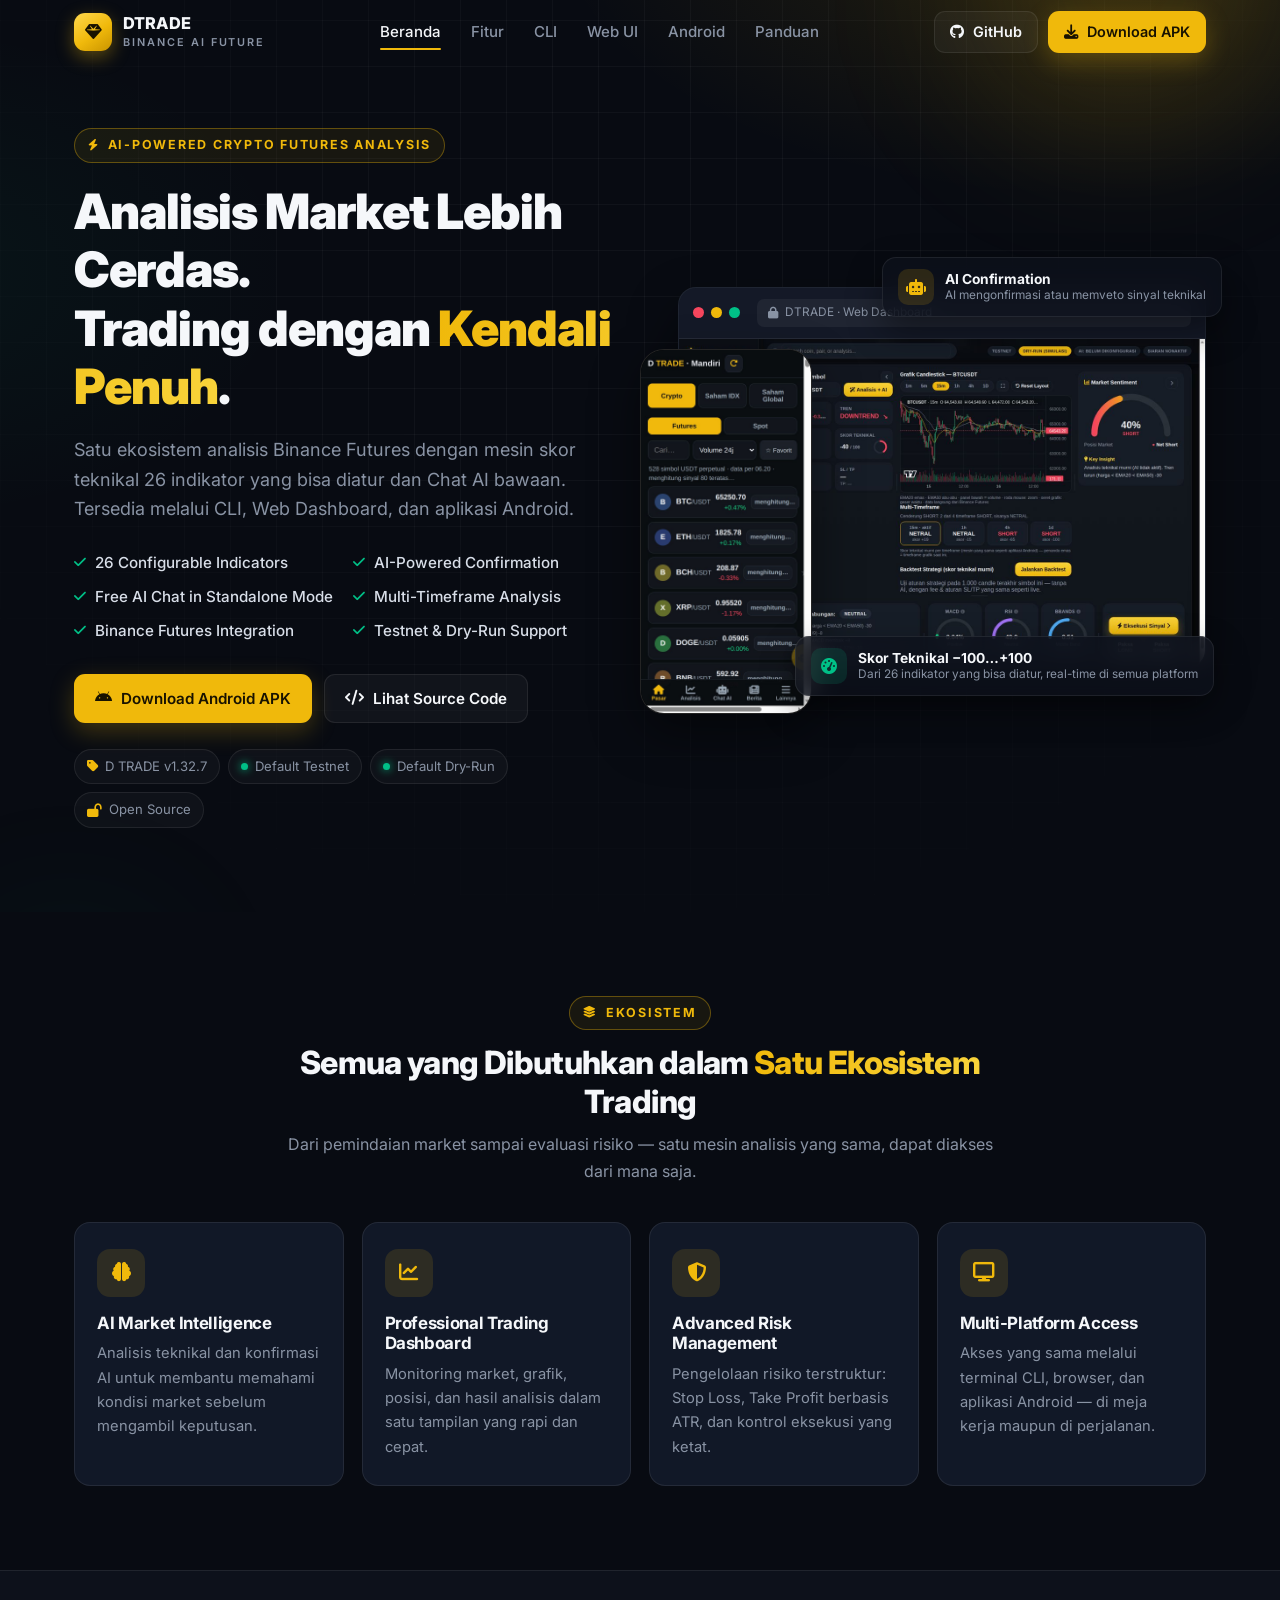
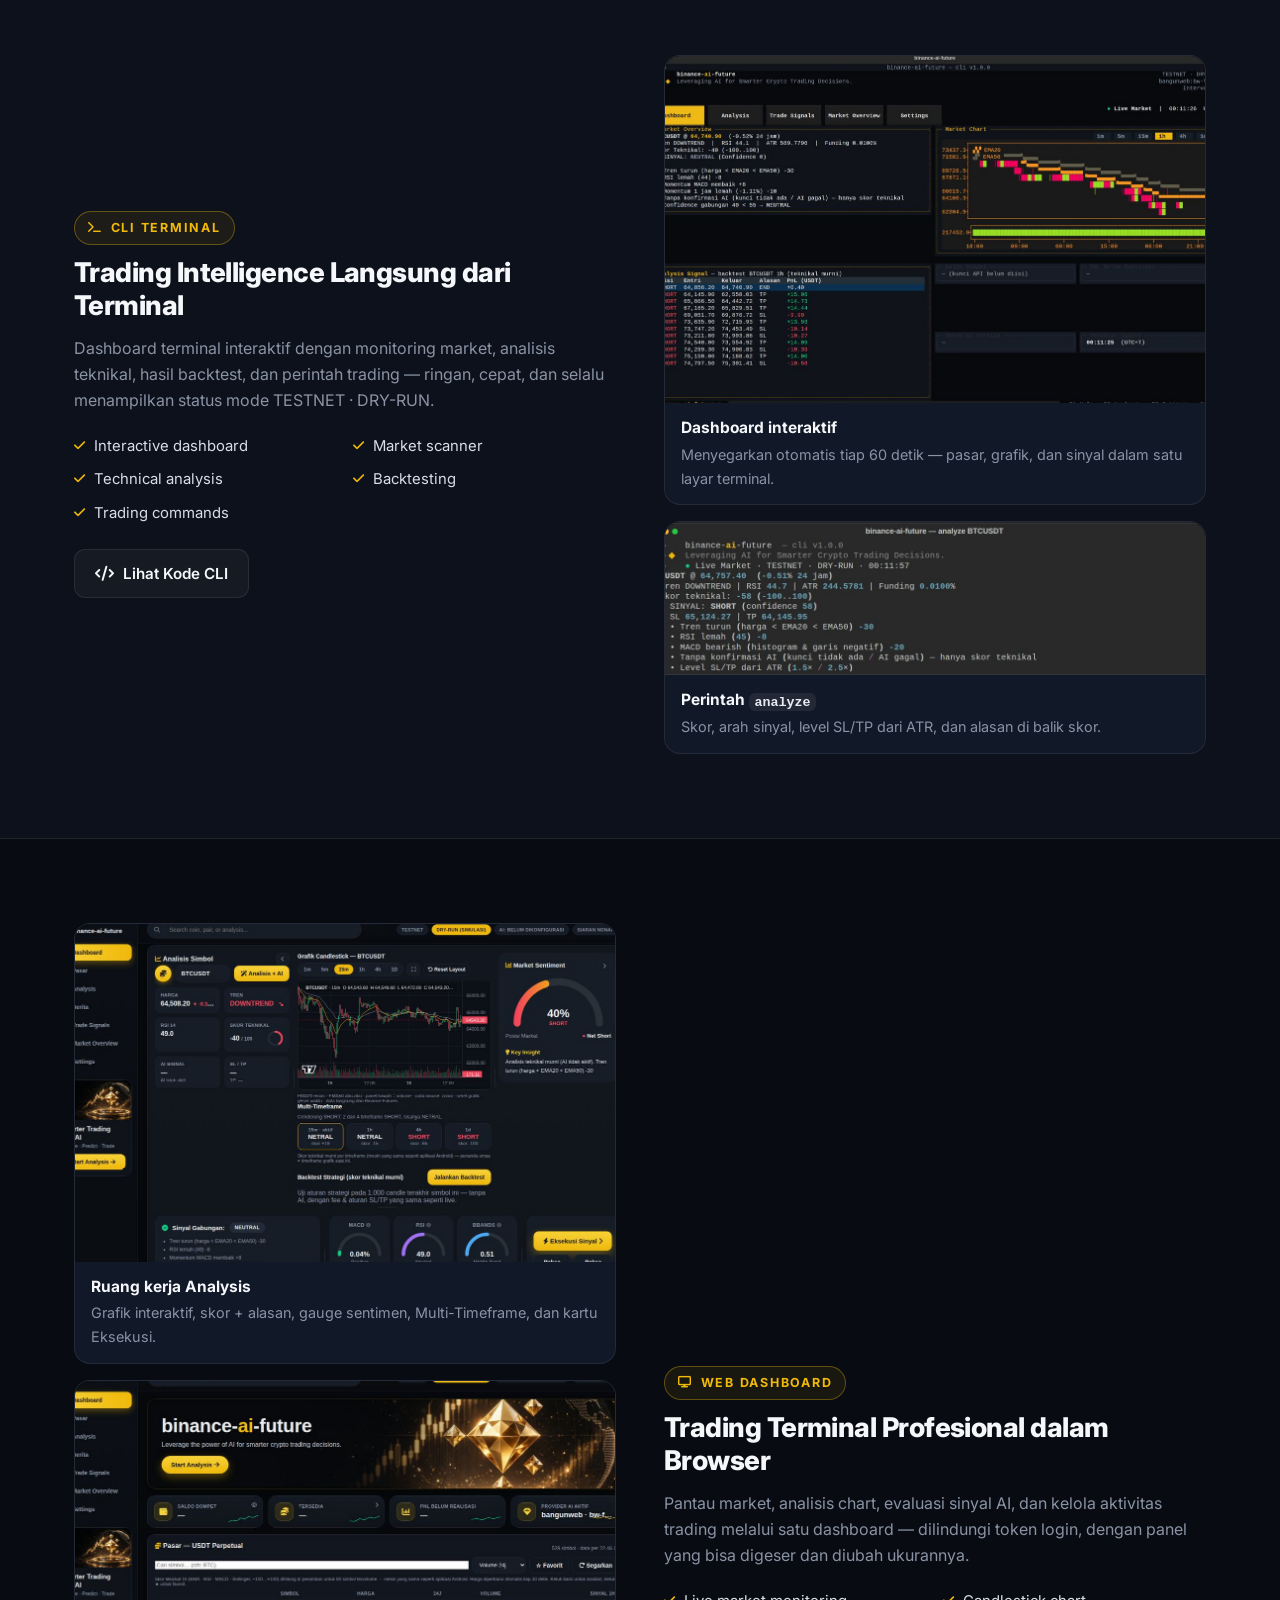
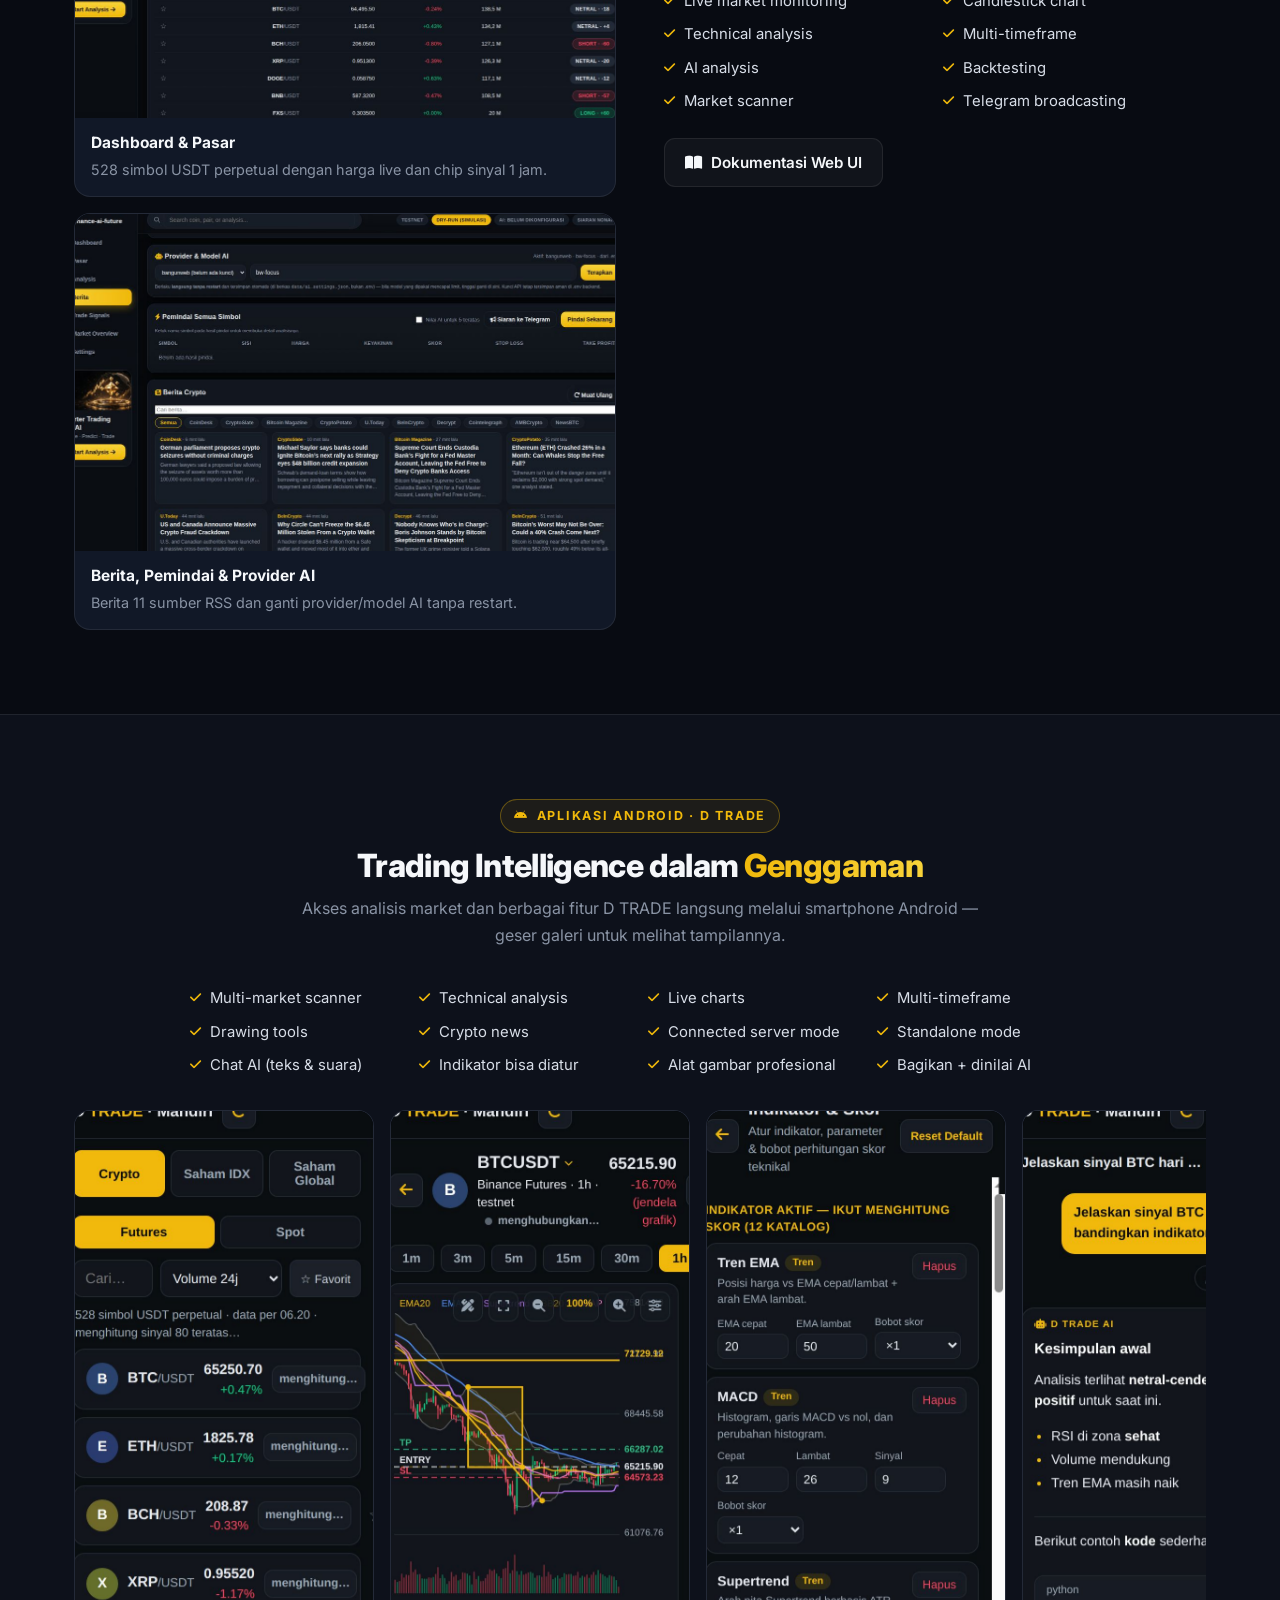
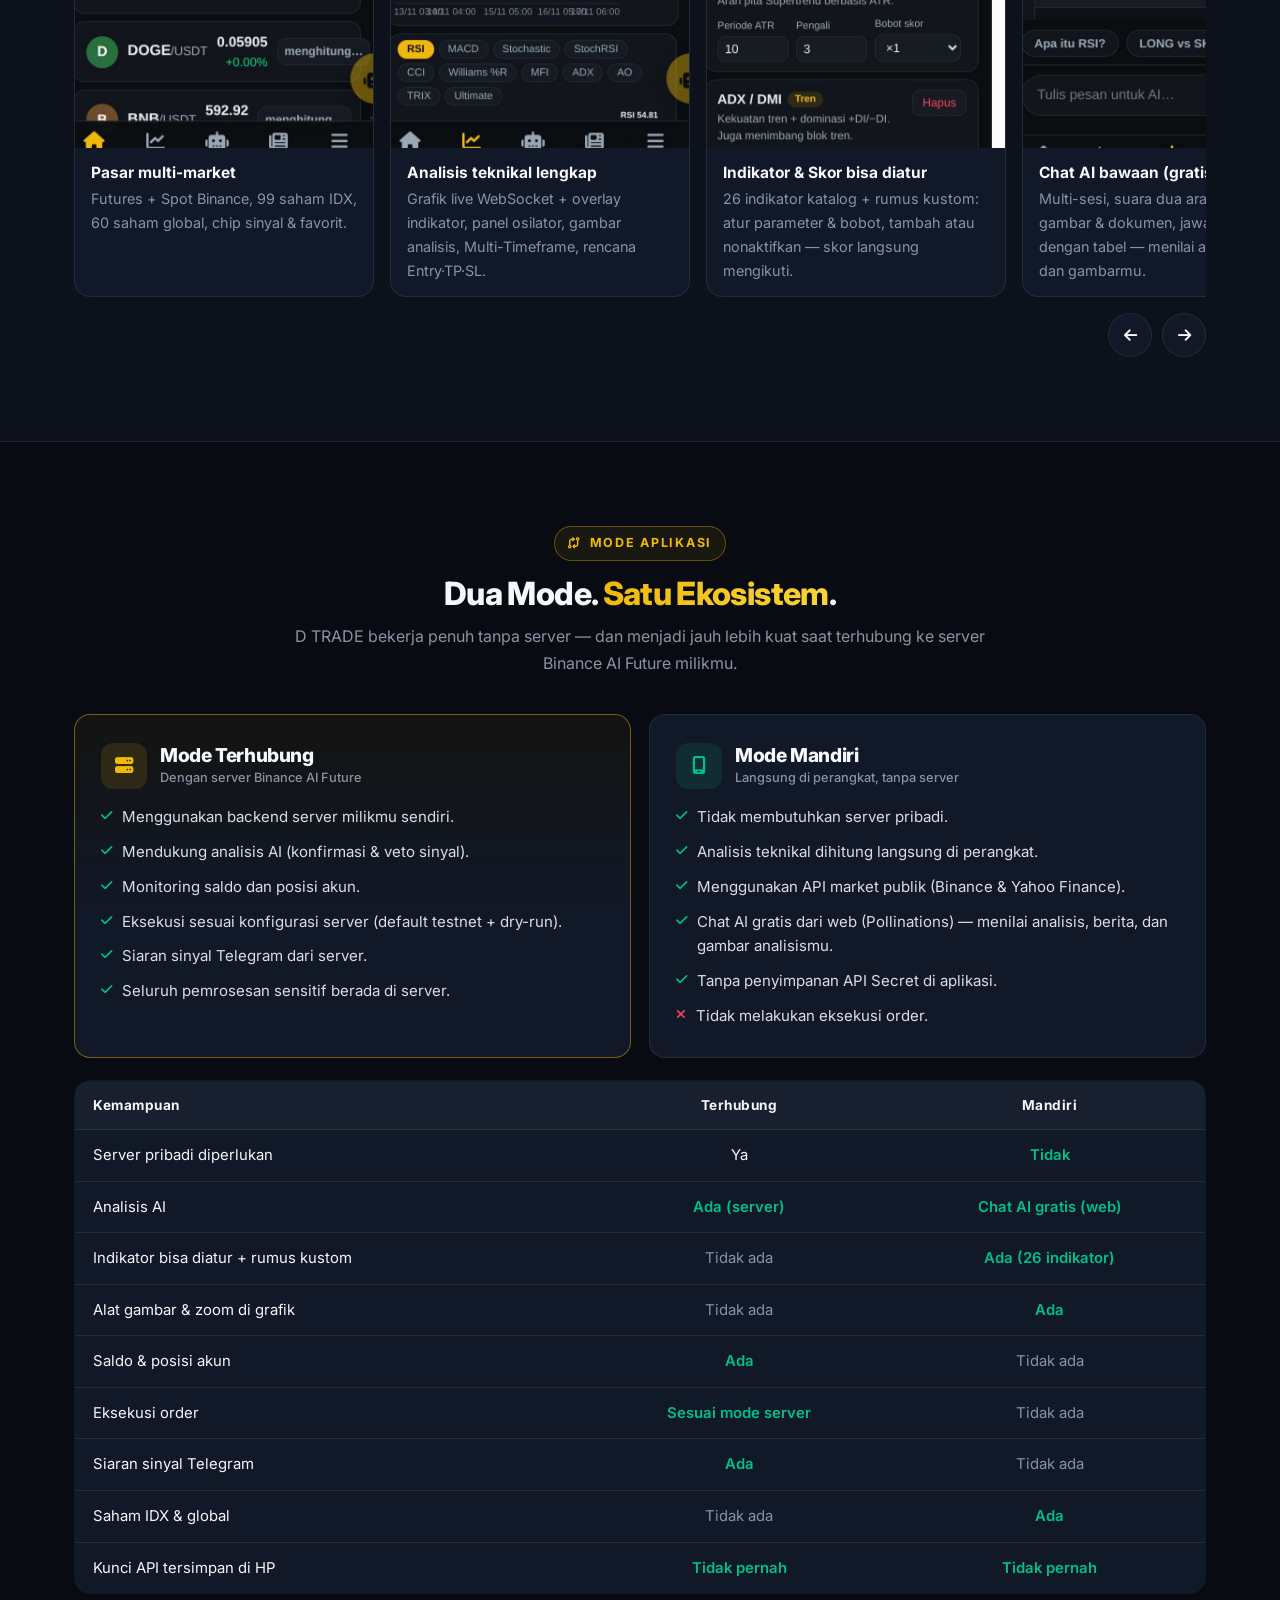
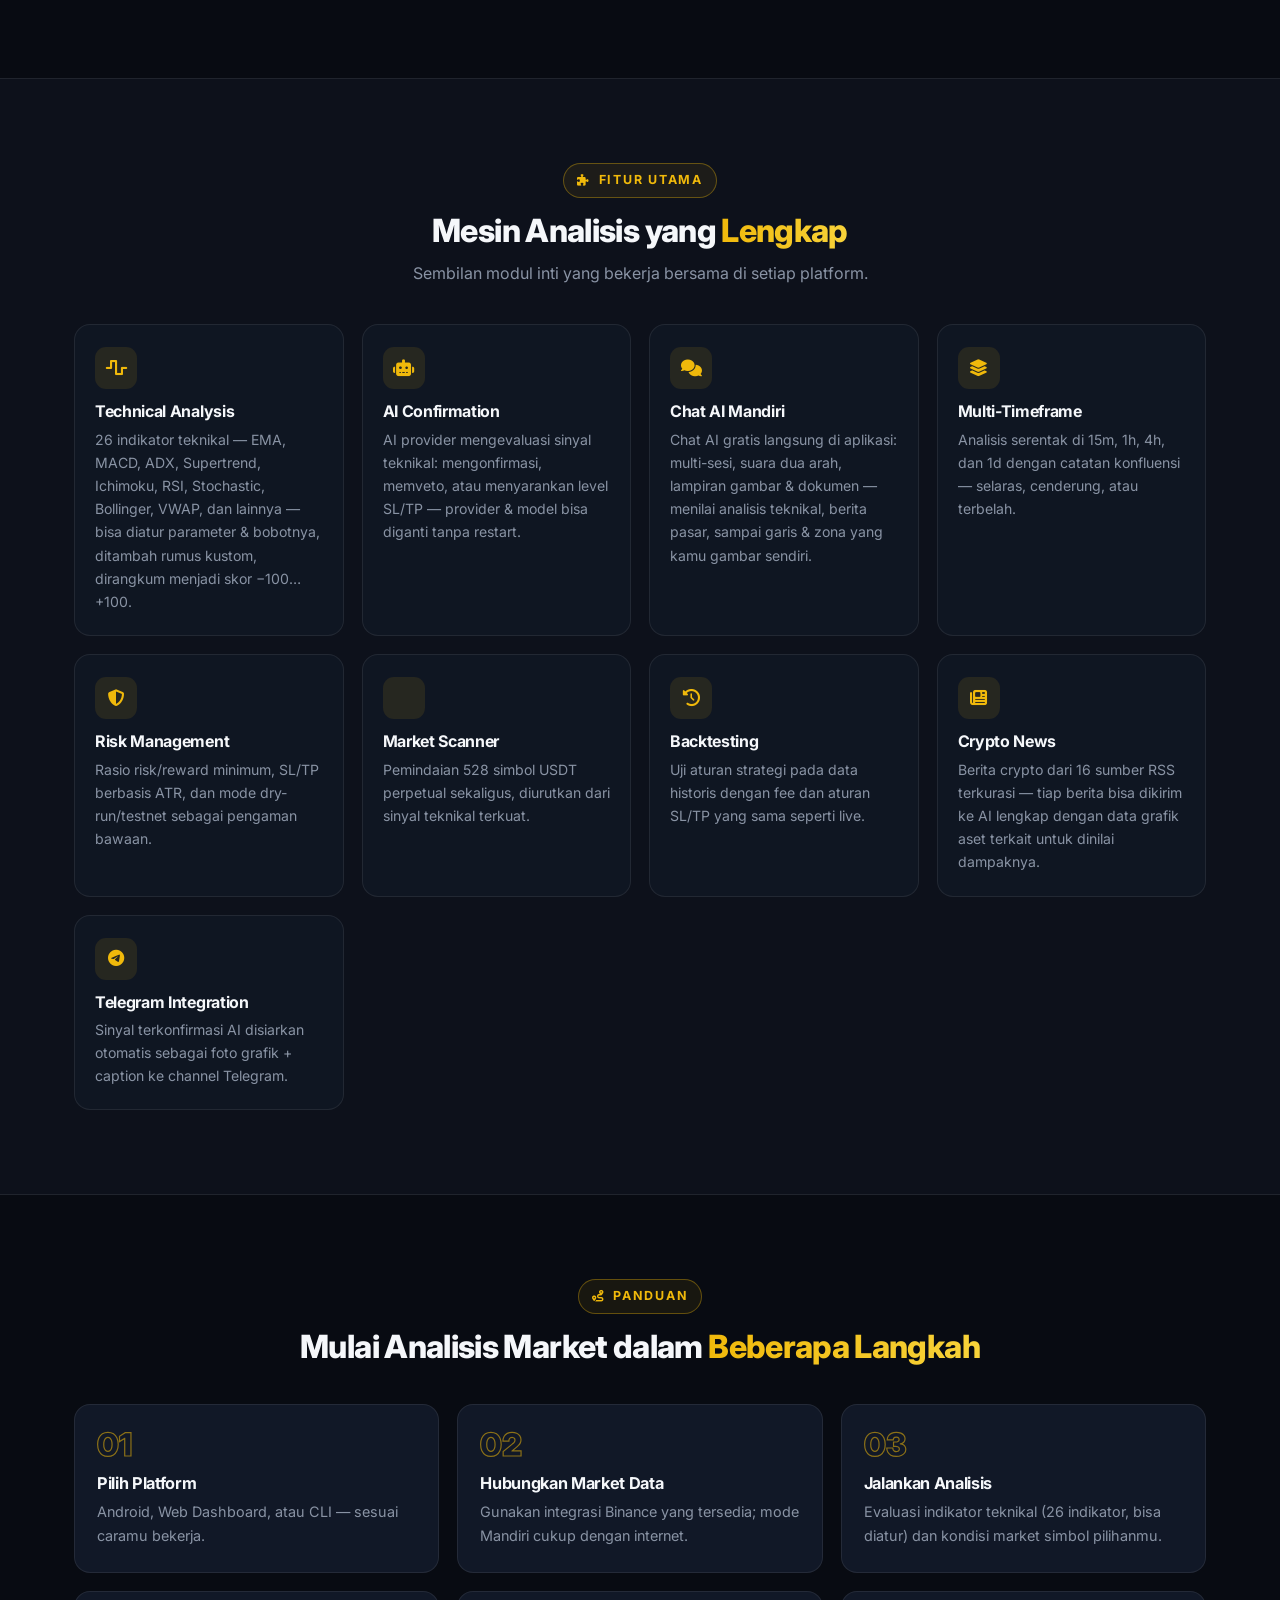
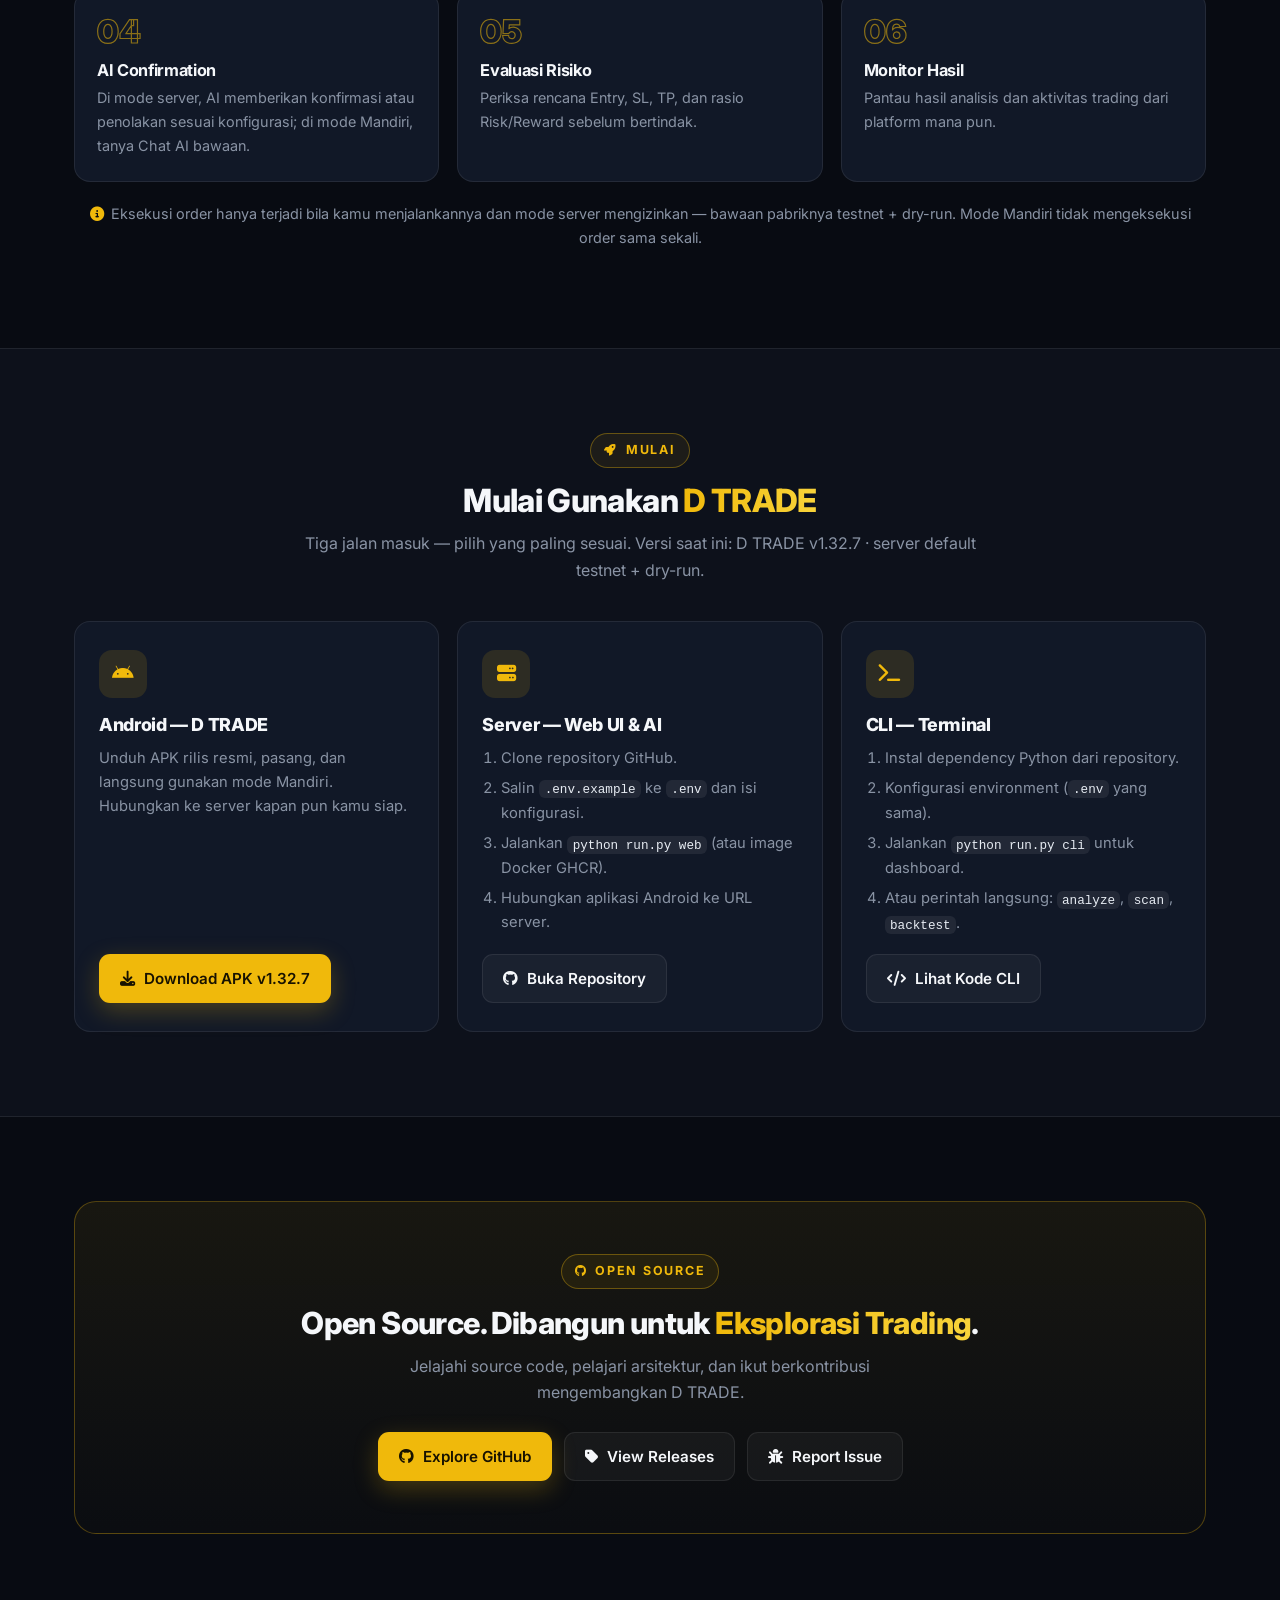
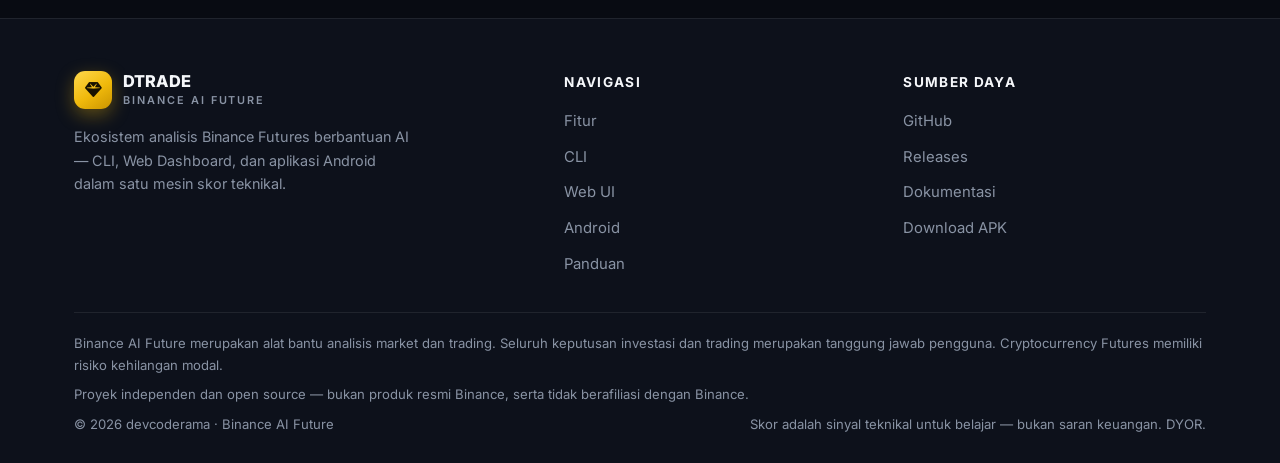
<file: docs/index.html>
<!DOCTYPE html>
<html lang="id">
<head>
<meta charset="utf-8">
<meta name="viewport" content="width=device-width, initial-scale=1">
<title>D TRADE — Analisis Crypto Futures Berbantuan AI | 26 Indikator + Chat AI</title>
<meta name="description" content="D TRADE: ekosistem analisis Binance USDⓈ-M Futures dengan 26 indikator teknikal yang bisa diatur, rumus kustom, Chat AI bawaan, dan konfirmasi AI. Tersedia sebagai CLI, Web Dashboard, dan aplikasi Android — mode terhubung ke server atau mandiri. Open source, default testnet + dry-run.">
<meta name="keywords" content="D TRADE, analisis crypto, Binance Futures, indikator teknikal, sinyal trading, Chat AI trading, aplikasi analisis saham IDX, skor teknikal, RSI, MACD, Ichimoku, open source">
<meta name="author" content="devcoderama">
<meta name="robots" content="index, follow">
<meta name="application-name" content="D TRADE">
<link rel="canonical" href="https://devcoderama.github.io/DTRADE/">
<meta property="og:type" content="website">
<meta property="og:site_name" content="D TRADE">
<meta property="og:locale" content="id_ID">
<meta property="og:url" content="https://devcoderama.github.io/DTRADE/">
<meta property="og:title" content="D TRADE — Analisis Market Lebih Cerdas">
<meta property="og:description" content="26 indikator teknikal yang bisa diatur + Chat AI bawaan + konfirmasi AI untuk Binance Futures. CLI, Web Dashboard, dan aplikasi Android. Open source, default testnet + dry-run.">
<meta property="og:image" content="https://devcoderama.github.io/DTRADE/img/web-analisis.jpg">
<meta property="og:image:width" content="1200">
<meta property="og:image:height" content="750">
<meta property="og:image:alt" content="Ruang kerja Analysis D TRADE: grafik candlestick, skor teknikal, dan panel multi-timeframe">
<meta name="twitter:card" content="summary_large_image">
<meta name="twitter:title" content="D TRADE — Analisis Market Lebih Cerdas">
<meta name="twitter:description" content="26 indikator teknikal yang bisa diatur + Chat AI bawaan + konfirmasi AI untuk Binance Futures. CLI, Web Dashboard, dan Android.">
<meta name="twitter:image" content="https://devcoderama.github.io/DTRADE/img/web-analisis.jpg">
<meta name="twitter:image:alt" content="Ruang kerja Analysis D TRADE: grafik candlestick, skor teknikal, dan panel multi-timeframe">
<meta name="twitter:creator" content="@dyanarams">
<meta name="theme-color" content="#080B12">
<script type="application/ld+json">
{
  "@context": "https://schema.org",
  "@graph": [
    {
      "@type": "SoftwareApplication",
      "name": "D TRADE",
      "alternateName": "Binance AI Future",
      "description": "Ekosistem analisis Binance USDⓈ-M Futures dengan 26 indikator teknikal yang bisa diatur, rumus kustom, Chat AI bawaan, dan konfirmasi AI. Tersedia sebagai CLI, Web Dashboard, dan aplikasi Android — mode terhubung ke server atau mandiri.",
      "url": "https://devcoderama.github.io/DTRADE/",
      "downloadUrl": "https://github.com/devcoderama/DTRADE/releases",
      "softwareVersion": "1.32.7",
      "applicationCategory": "FinanceApplication",
      "operatingSystem": "Android, Web",
      "inLanguage": "id",
      "author": { "@type": "Person", "name": "devcoderama", "url": "https://github.com/devcoderama" },
      "offers": { "@type": "Offer", "price": "0", "priceCurrency": "USD" },
      "featureList": "26 indikator teknikal yang bisa diatur, indikator kustom berbasis rumus, Chat AI multi-sesi dengan suara dan lampiran, analisis multi-timeframe, alat gambar grafik profesional, kartu bagikan analisis, berita crypto 16 sumber, mode testnet dan dry-run"
    },
    {
      "@type": "WebSite",
      "name": "D TRADE",
      "url": "https://devcoderama.github.io/DTRADE/",
      "inLanguage": "id"
    }
  ]
}
</script>
<link rel="icon" href="data:image/svg+xml,%3Csvg xmlns='http://www.w3.org/2000/svg' viewBox='0 0 32 32'%3E%3Cpath fill='%23F0B90B' d='M16 3l5.2 5.2L16 13.4 10.8 8.2zM6.8 12.8L12 18l-5.2 5.2-3.2-3.2zM25.2 12.8l3.2 7.2L23.2 25.2 18 20zM16 16.6l5.2 5.2-5.2 5.2-5.2-5.2z'/%3E%3C/svg%3E">
<link rel="preconnect" href="https://fonts.googleapis.com">
<link rel="preconnect" href="https://fonts.gstatic.com" crossorigin>
<link href="https://fonts.googleapis.com/css2?family=Inter:wght@400;500;600;700;800;900&display=swap" rel="stylesheet">
<link rel="stylesheet" href="https://cdnjs.cloudflare.com/ajax/libs/font-awesome/6.5.2/css/all.min.css">
<style>
  :root{
    --bg:#080B12; --bg2:#0D111B; --card:#111827; --card2:#0F1622;
    --line:rgba(255,255,255,.08); --gold:#F0B90B; --gold2:#F8D33A;
    --green:#00C087; --red:#F6465D; --text:#F5F7FA; --muted:#8993A4;
    --radius:16px; --nav-h:64px;
    --shadow:0 20px 50px rgba(0,0,0,.45);
  }
  *{box-sizing:border-box}
  html{scroll-behavior:smooth}
  body{margin:0;background:var(--bg);color:var(--text);
    font-family:"Inter",-apple-system,BlinkMacSystemFont,"Segoe UI",Roboto,Arial,sans-serif;
    line-height:1.65;font-size:16px;overflow-x:hidden;
    -webkit-font-smoothing:antialiased}
  a{color:var(--gold);text-decoration:none}
  a:hover{text-decoration:underline}
  code{background:rgba(255,255,255,.07);padding:.12em .42em;border-radius:6px;font-size:.86em;
    font-family:ui-monospace,Menlo,Consolas,monospace;color:#E7ECF3}
  .wrap{max-width:1180px;margin:0 auto;padding:0 24px}
  section{scroll-margin-top:calc(var(--nav-h) + 14px)}
  h1,h2,h3{line-height:1.2;letter-spacing:-.02em;margin:0}
  .kicker{display:inline-flex;align-items:center;gap:8px;font-size:.78rem;font-weight:700;
    letter-spacing:.14em;color:var(--gold);text-transform:uppercase;
    border:1px solid rgba(240,185,11,.35);background:rgba(240,185,11,.07);
    padding:6px 13px;border-radius:999px}
  .kicker i{font-size:.72rem}
  .sec-head{max-width:720px;margin:0 auto 38px;text-align:center}
  .sec-head.left{margin:0 0 30px;text-align:left}
  .sec-head h2{font-size:2rem;font-weight:800;margin:14px 0 10px}
  .sec-head p{color:var(--muted);margin:0}
  .gold{background:linear-gradient(92deg,var(--gold),var(--gold2));
    -webkit-background-clip:text;background-clip:text;color:transparent}

  /* ================= NAVBAR ================= */
  header.top{position:fixed;top:0;left:0;right:0;z-index:100;height:var(--nav-h);
    transition:background .35s,border-color .35s,backdrop-filter .35s;
    border-bottom:1px solid transparent}
  header.top.scrolled{background:rgba(8,11,18,.86);
    backdrop-filter:blur(16px);-webkit-backdrop-filter:blur(16px);
    border-bottom-color:var(--line)}
  .top-in{display:flex;align-items:center;gap:26px;height:var(--nav-h)}
  .brand{display:flex;align-items:center;gap:11px;color:var(--text)}
  .brand:hover{text-decoration:none}
  .brand .gem{width:38px;height:38px;flex:none;display:grid;place-items:center;
    background:linear-gradient(145deg,#FFD84D,var(--gold) 55%,#C99400);
    color:#181200;border-radius:11px;font-size:1.05rem;
    box-shadow:0 6px 18px rgba(240,185,11,.35)}
  .brand .bt{line-height:1.12}
  .brand .bt b{font-size:1.02rem;font-weight:800;letter-spacing:.01em;display:block}
  .brand .bt small{font-size:.68rem;font-weight:600;letter-spacing:.18em;color:var(--muted)}
  nav.mainnav{margin:0 auto;display:flex;gap:4px}
  nav.mainnav a{color:var(--muted);font-weight:500;font-size:.94rem;
    padding:8px 13px;border-radius:9px;position:relative;transition:color .25s}
  nav.mainnav a:hover{color:var(--text);text-decoration:none}
  nav.mainnav a.act{color:var(--text)}
  nav.mainnav a.act::after{content:"";position:absolute;left:13px;right:13px;bottom:2px;
    height:2px;border-radius:2px;background:var(--gold)}
  .top-actions{display:flex;gap:10px;align-items:center}
  .btn{display:inline-flex;align-items:center;justify-content:center;gap:9px;
    font-weight:600;font-size:.95rem;padding:11px 20px;border-radius:11px;
    border:1px solid transparent;transition:transform .22s,filter .22s,background .22s;
    min-height:46px}
  .btn:hover{text-decoration:none;transform:translateY(-1px)}
  .btn.gold{background:var(--gold);color:#181200;box-shadow:0 8px 24px rgba(240,185,11,.25)}
  .btn.gold:hover{filter:brightness(1.07)}
  .btn.ghost{background:rgba(255,255,255,.04);color:var(--text);border-color:var(--line)}
  .btn.ghost:hover{background:rgba(255,255,255,.08)}
  .btn.small{padding:8px 15px;min-height:40px;font-size:.9rem}
  .burger{display:none;margin-left:auto;width:44px;height:44px;border-radius:11px;
    border:1px solid var(--line);background:rgba(255,255,255,.04);color:var(--text);
    font-size:1.1rem;cursor:pointer}
  .mmenu{display:none;overflow:hidden;max-height:0;opacity:0;
    transition:max-height .45s cubic-bezier(.2,.8,.3,1),opacity .35s;
    background:rgba(8,11,18,.97);backdrop-filter:blur(16px);
    border-bottom:1px solid var(--line)}
  .mmenu.open{max-height:430px;opacity:1}
  .mmenu .wrap{padding-top:10px;padding-bottom:18px;display:flex;flex-direction:column;gap:2px}
  .mmenu a{color:var(--text);font-weight:500;padding:11px 10px;border-radius:10px;
    display:flex;align-items:center;gap:12px}
  .mmenu a i{color:var(--gold);width:20px;text-align:center}
  .mmenu a:hover{background:rgba(255,255,255,.05);text-decoration:none}
  .mmenu .row{display:flex;gap:10px;margin-top:10px}
  .mmenu .row .btn{flex:1}

  /* ================= HERO ================= */
  .hero{position:relative;overflow:hidden;
    padding:calc(var(--nav-h) + 64px) 0 84px;
    background:
      radial-gradient(900px 480px at 85% -10%,rgba(240,185,11,.13),transparent 60%),
      radial-gradient(700px 420px at -10% 30%,rgba(0,192,135,.06),transparent 60%),
      var(--bg)}
  .plx{position:absolute;inset:-18% 0;pointer-events:none;will-change:transform}
  .plx.grid{background:
      linear-gradient(rgba(255,255,255,.035) 1px,transparent 1px),
      linear-gradient(90deg,rgba(255,255,255,.035) 1px,transparent 1px);
    background-size:46px 46px;
    -webkit-mask-image:radial-gradient(ellipse 85% 75% at 50% 35%,#000 25%,transparent 78%);
            mask-image:radial-gradient(ellipse 85% 75% at 50% 35%,#000 25%,transparent 78%)}
  .orb{position:absolute;border-radius:50%;filter:blur(80px)}
  .o1{width:430px;height:430px;right:-60px;top:-70px;background:radial-gradient(circle,rgba(240,185,11,.5),transparent 65%);opacity:.5}
  .o2{width:300px;height:300px;left:-80px;bottom:-90px;background:radial-gradient(circle,rgba(0,192,135,.35),transparent 65%);opacity:.35}
  .hero-grid{position:relative;display:grid;grid-template-columns:1.02fr .98fr;
    gap:54px;align-items:center}
  .hero-copy h1{font-size:3.05rem;font-weight:900;margin:20px 0 18px}
  .hero-copy .sub{color:var(--muted);font-size:1.13rem;margin:0 0 26px;max-width:540px}
  .hl{list-style:none;margin:0 0 30px;padding:0;display:grid;
    grid-template-columns:1fr 1fr;gap:9px 18px;max-width:540px}
  .hl li{display:flex;gap:9px;align-items:center;font-size:.95rem;font-weight:500;color:#D8DEE8}
  .hl li i{color:var(--green);font-size:.85rem}
  .hero-cta{display:flex;gap:12px;flex-wrap:wrap;margin-bottom:26px}
  .hero-meta{display:flex;gap:8px;flex-wrap:wrap}
  .meta-chip{display:inline-flex;align-items:center;gap:7px;font-size:.82rem;color:var(--muted);
    border:1px solid var(--line);background:rgba(255,255,255,.03);
    padding:6px 12px;border-radius:999px}
  .meta-chip i{color:var(--gold)}
  .meta-chip .dot{width:7px;height:7px;border-radius:50%;background:var(--green);
    box-shadow:0 0 8px var(--green)}

  /* Showcase melayang di kolom kanan hero */
  .showcase{position:relative;will-change:transform}
  .browser-frame{background:#0C1220;border:1px solid var(--line);border-radius:18px;
    box-shadow:var(--shadow);overflow:hidden;animation:floaty 7s ease-in-out infinite}
  .browser-bar{display:flex;align-items:center;gap:7px;padding:11px 14px;
    border-bottom:1px solid var(--line);background:rgba(255,255,255,.03)}
  .browser-bar .d{width:11px;height:11px;border-radius:50%}
  .browser-bar .url{margin-left:10px;flex:1;font-size:.74rem;color:var(--muted);
    background:rgba(255,255,255,.05);border-radius:7px;padding:4px 11px;
    display:flex;gap:7px;align-items:center}
  .browser-frame img{width:100%;display:block}
  .phone-frame{position:absolute;left:-38px;bottom:-46px;width:172px;
    border-radius:24px;border:1px solid rgba(255,255,255,.14);
    background:#000;box-shadow:var(--shadow);overflow:hidden;
    animation:floaty 8s ease-in-out .8s infinite}
  .phone-frame img{width:100%;display:block}
  .glass-chip{position:absolute;display:flex;gap:11px;align-items:center;
    background:rgba(13,17,27,.78);border:1px solid var(--line);border-radius:14px;
    padding:11px 15px;backdrop-filter:blur(12px);-webkit-backdrop-filter:blur(12px);
    box-shadow:0 14px 34px rgba(0,0,0,.4);animation:floaty 9s ease-in-out .4s infinite}
  .glass-chip .ic{width:36px;height:36px;flex:none;display:grid;place-items:center;
    border-radius:10px;background:rgba(240,185,11,.14);color:var(--gold)}
  .glass-chip.green .ic{background:rgba(0,192,135,.14);color:var(--green)}
  .glass-chip b{display:block;font-size:.86rem;line-height:1.25}
  .glass-chip small{color:var(--muted);font-size:.74rem;line-height:1.3;display:block}
  .chip-ai{right:-16px;top:-30px}
  .chip-score{right:-8px;bottom:-28px;animation-delay:1.4s}
  @keyframes floaty{0%,100%{transform:translateY(0)}50%{transform:translateY(-9px)}}

  /* ================= SECTION UMUM ================= */
  .blk{padding:84px 0}
  .blk.alt{background:var(--bg2);border-top:1px solid var(--line);border-bottom:1px solid var(--line)}
  .cards4{display:grid;grid-template-columns:repeat(4,1fr);gap:18px}
  .vcard{background:var(--card);border:1px solid var(--line);border-radius:var(--radius);
    padding:26px 22px;transition:transform .3s,border-color .3s,box-shadow .3s}
  .vcard:hover{transform:translateY(-5px);border-color:rgba(240,185,11,.4);
    box-shadow:0 16px 36px rgba(0,0,0,.35)}
  .vcard .ic{width:48px;height:48px;display:grid;place-items:center;border-radius:13px;
    background:rgba(240,185,11,.12);color:var(--gold);font-size:1.2rem;margin-bottom:16px}
  .vcard h3{font-size:1.06rem;font-weight:700;margin-bottom:8px}
  .vcard p{color:var(--muted);font-size:.92rem;margin:0}

  /* Showcase platform */
  .show{display:grid;grid-template-columns:1fr 1fr;gap:48px;align-items:center}
  .show.rev .show-copy{order:2}
  .show-copy h3{font-size:1.7rem;font-weight:800;margin:12px 0 12px}
  .show-copy>p{color:var(--muted);margin:0 0 20px}
  .flist{list-style:none;margin:0 0 24px;padding:0;display:grid;grid-template-columns:1fr 1fr;gap:9px 16px}
  .flist li{display:flex;gap:9px;align-items:center;font-size:.93rem;color:#D8DEE8}
  .flist li i{color:var(--gold);font-size:.8rem}
  .shots{display:grid;gap:16px}
  .shots .main-shot{grid-column:1/-1}
  figure.shot{margin:0;background:var(--card);border:1px solid var(--line);
    border-radius:var(--radius);overflow:hidden;
    transition:transform .35s,border-color .35s,box-shadow .35s}
  figure.shot:hover{transform:translateY(-4px);border-color:rgba(240,185,11,.35);
    box-shadow:0 18px 40px rgba(0,0,0,.4)}
  .pf{overflow:hidden;background:#000}
  .pf img{width:100%;display:block;transform:scale(1.1);will-change:transform}
  figure.shot figcaption{padding:12px 16px 14px;font-size:.9rem;color:var(--muted)}
  figure.shot figcaption b{color:var(--text);display:block;font-size:.97rem;margin-bottom:2px}

  /* Carousel Android */
  .car{position:relative}
  .car-track{display:flex;gap:16px;overflow-x:auto;scroll-snap-type:x mandatory;
    padding:6px 2px 14px;scrollbar-width:none}
  .car-track::-webkit-scrollbar{display:none}
  .car-track figure.shot{flex:0 0 300px;scroll-snap-align:start}
  .car-btns{display:flex;gap:10px;justify-content:flex-end;margin-top:2px}
  .car-btn{width:44px;height:44px;border-radius:50%;border:1px solid var(--line);
    background:var(--card);color:var(--text);cursor:pointer;font-size:.95rem;
    transition:background .25s,border-color .25s}
  .car-btn:hover{background:rgba(240,185,11,.15);border-color:rgba(240,185,11,.5)}

  /* Mode Terhubung vs Mandiri */
  .modes{display:grid;grid-template-columns:1fr 1fr;gap:18px;margin-bottom:22px}
  .mode{background:var(--card);border:1px solid var(--line);border-radius:var(--radius);padding:28px 26px}
  .mode.hot{border-color:rgba(240,185,11,.45);
    background:linear-gradient(180deg,rgba(240,185,11,.05),var(--card) 55%)}
  .mode .mhead{display:flex;align-items:center;gap:13px;margin-bottom:16px}
  .mode .mhead .ic{width:46px;height:46px;display:grid;place-items:center;border-radius:12px;
    background:rgba(240,185,11,.12);color:var(--gold);font-size:1.15rem}
  .mode.plain .mhead .ic{background:rgba(0,192,135,.12);color:var(--green)}
  .mode .mhead h3{font-size:1.2rem;font-weight:800}
  .mode .mhead small{display:block;color:var(--muted);font-weight:500;font-size:.8rem}
  .mode ul{list-style:none;margin:0;padding:0;display:grid;gap:10px}
  .mode li{display:flex;gap:10px;font-size:.94rem;color:#D8DEE8}
  .mode li i{margin-top:4px;font-size:.82rem;color:var(--green)}
  .mode li.no i{color:var(--red)}
  .cmp{width:100%;border-collapse:collapse;background:var(--card);
    border:1px solid var(--line);border-radius:var(--radius);overflow:hidden;font-size:.93rem}
  .cmp th,.cmp td{padding:13px 18px;text-align:left;border-bottom:1px solid var(--line)}
  .cmp thead th{background:rgba(255,255,255,.03);font-size:.85rem;letter-spacing:.04em}
  .cmp tbody tr:last-child td{border-bottom:none}
  .cmp td.c,.cmp th.c{text-align:center}
  .cmp .yes{color:var(--green);font-weight:600}
  .cmp .no{color:var(--muted)}
  .cmp-wrap{overflow-x:auto;border-radius:var(--radius)}

  /* Fitur detail */
  .feat{display:grid;grid-template-columns:repeat(4,1fr);gap:18px}
  .fcard{background:var(--card2);border:1px solid var(--line);border-radius:var(--radius);
    padding:22px 20px;transition:transform .3s,border-color .3s}
  .fcard:hover{transform:translateY(-4px);border-color:rgba(240,185,11,.35)}
  .fcard .ic{width:42px;height:42px;display:grid;place-items:center;border-radius:11px;
    background:rgba(240,185,11,.1);color:var(--gold);font-size:1.05rem;margin-bottom:13px}
  .fcard h3{font-size:1rem;font-weight:700;margin-bottom:6px}
  .fcard p{color:var(--muted);font-size:.88rem;margin:0}

  /* Cara kerja */
  .steps6{display:grid;grid-template-columns:repeat(3,1fr);gap:18px}
  .step{position:relative;background:var(--card);border:1px solid var(--line);
    border-radius:var(--radius);padding:24px 22px;overflow:hidden}
  .step .no{font-size:2rem;font-weight:900;color:transparent;
    -webkit-text-stroke:1.2px rgba(240,185,11,.55);line-height:1;display:block;margin-bottom:13px}
  .step h3{font-size:1.02rem;font-weight:700;margin-bottom:6px}
  .step p{color:var(--muted);font-size:.9rem;margin:0}
  .honest{margin-top:20px;color:var(--muted);font-size:.9rem;text-align:center}
  .honest i{color:var(--gold);margin-right:7px}

  /* Unduh / mulai */
  .start3{display:grid;grid-template-columns:repeat(3,1fr);gap:18px}
  .scard{background:var(--card);border:1px solid var(--line);border-radius:var(--radius);
    padding:28px 24px;display:flex;flex-direction:column}
  .scard .ic{width:48px;height:48px;display:grid;place-items:center;border-radius:13px;
    background:rgba(240,185,11,.12);color:var(--gold);font-size:1.2rem;margin-bottom:16px}
  .scard h3{font-size:1.12rem;font-weight:800;margin-bottom:10px}
  .scard p,.scard li{color:var(--muted);font-size:.92rem}
  .scard ol{margin:0 0 18px;padding-left:19px;display:grid;gap:6px}
  .scard p{margin:0 0 18px}
  .scard .btn{margin-top:auto;align-self:flex-start}

  /* Open source */
  .os-band{position:relative;overflow:hidden;text-align:center;
    background:linear-gradient(180deg,rgba(240,185,11,.07),rgba(240,185,11,.015));
    border:1px solid rgba(240,185,11,.3);border-radius:22px;padding:52px 30px}
  .os-band h2{font-size:1.9rem;font-weight:800;margin:0 0 12px}
  .os-band p{color:var(--muted);max-width:560px;margin:0 auto 26px}
  .os-cta{display:flex;gap:12px;justify-content:center;flex-wrap:wrap}

  /* Footer */
  footer{border-top:1px solid var(--line);background:var(--bg2);padding:52px 0 30px}
  .f-grid{display:grid;grid-template-columns:1.5fr 1fr 1fr;gap:36px;margin-bottom:36px}
  .f-grid p{color:var(--muted);font-size:.9rem;max-width:340px}
  .f-grid h4{font-size:.85rem;letter-spacing:.1em;text-transform:uppercase;
    color:var(--text);margin:0 0 14px}
  .f-grid ul{list-style:none;margin:0;padding:0;display:grid;gap:9px}
  .f-grid ul a{color:var(--muted);font-size:.93rem}
  .f-grid ul a:hover{color:var(--gold);text-decoration:none}
  .disclaimer{border-top:1px solid var(--line);padding-top:20px;
    color:var(--muted);font-size:.82rem;display:grid;gap:8px}
  .disclaimer .copy{display:flex;justify-content:space-between;gap:14px;flex-wrap:wrap}

  /* Navigasi mobile: hamburger rata kanan (bottom bar dihapus per permintaan) */
  @media(max-width:900px){
    nav.mainnav,.top-actions .btn.ghost{display:none}
    .top-actions{margin-left:auto}
    .burger{display:grid;place-items:center}
    .mmenu{display:block}
    section{scroll-margin-top:14px}
  }

  /* Reveal */
  .rv{opacity:0;transform:translateY(26px);
    transition:opacity .7s ease,transform .7s cubic-bezier(.2,.7,.3,1)}
  .rv.in{opacity:1;transform:none}

  /* ================= RESPONSIVE ================= */
  @media(max-width:1100px){
    .cards4,.feat{grid-template-columns:repeat(2,1fr)}
    .hero-copy h1{font-size:2.5rem}
  }
  @media(max-width:900px){
    .hero{padding-top:calc(var(--nav-h) + 40px)}
    .hero-grid{grid-template-columns:1fr;gap:64px}
    .show{grid-template-columns:1fr;gap:30px}
    .show.rev .show-copy{order:0}
    .modes,.steps6,.start3{grid-template-columns:1fr}
    .phone-frame{left:auto;right:8px;bottom:-40px;width:138px}
    .chip-ai{right:0;top:-24px}
    .chip-score{right:2px;bottom:-24px}
    .f-grid{grid-template-columns:1fr 1fr}
  }
  @media(max-width:560px){
    .cards4,.feat{grid-template-columns:1fr}
    .hl{grid-template-columns:1fr}
    .flist{grid-template-columns:1fr}
    .hero-copy h1{font-size:2.05rem}
    .sec-head h2{font-size:1.6rem}
    .top-actions .btn.gold{padding:8px 13px;font-size:.85rem;min-height:40px}
    .brand .bt small{display:none}
    .f-grid{grid-template-columns:1fr}
    .car-track figure.shot{flex-basis:262px}
    .blk{padding:60px 0}
  }
  @media(prefers-reduced-motion:reduce){
    html{scroll-behavior:auto}
    .rv{opacity:1;transform:none;transition:none}
    .browser-frame,.phone-frame,.glass-chip{animation:none}
    .pf img{transform:none}
    .showcase{transform:none!important}
  }
</style>
</head>
<body>

<header class="top" id="topbar">
  <div class="wrap top-in">
    <a class="brand" href="#top" aria-label="Binance AI Future — Beranda">
      <span class="gem"><i class="fa-solid fa-gem"></i></span>
      <span class="bt"><b>DTRADE</b><small>BINANCE AI FUTURE</small></span>
    </a>
    <nav class="mainnav" aria-label="Navigasi utama">
      <a href="#top" data-sec="top">Beranda</a>
      <a href="#fitur" data-sec="fitur">Fitur</a>
      <a href="#cli" data-sec="cli">CLI</a>
      <a href="#web" data-sec="web">Web UI</a>
      <a href="#android" data-sec="android">Android</a>
      <a href="#cara-kerja" data-sec="cara-kerja">Panduan</a>
    </nav>
    <div class="top-actions">
      <a class="btn ghost small" href="https://github.com/devcoderama/DTRADE"><i class="fa-brands fa-github"></i>GitHub</a>
      <a class="btn gold small" href="https://github.com/devcoderama/DTRADE/releases/tag/v1.32.7"><i class="fa-solid fa-download"></i>Download APK</a>
      <button class="burger" id="burger" aria-label="Buka menu" aria-expanded="false"><i class="fa-solid fa-bars"></i></button>
    </div>
  </div>
  <div class="mmenu" id="mmenu">
    <div class="wrap">
      <a href="#fitur"><i class="fa-solid fa-wand-magic-sparkles"></i>Fitur</a>
      <a href="#cli"><i class="fa-solid fa-terminal"></i>CLI</a>
      <a href="#web"><i class="fa-solid fa-display"></i>Web UI</a>
      <a href="#android"><i class="fa-brands fa-android"></i>Android</a>
      <a href="#cara-kerja"><i class="fa-solid fa-book-open"></i>Panduan</a>
      <div class="row">
        <a class="btn ghost" href="https://github.com/devcoderama/DTRADE"><i class="fa-brands fa-github"></i>GitHub</a>
        <a class="btn gold" href="https://github.com/devcoderama/DTRADE/releases/tag/v1.32.7"><i class="fa-solid fa-download"></i>Download APK</a>
      </div>
    </div>
  </div>
</header>

<main>
<!-- ================= HERO ================= -->
<section class="hero" id="top">
  <div class="plx grid" data-sp="0.10"></div>
  <div class="plx" data-sp="0.22"><i class="orb o1"></i><i class="orb o2"></i></div>
  <div class="wrap hero-grid">
    <div class="hero-copy">
      <span class="kicker"><i class="fa-solid fa-bolt"></i>AI-Powered Crypto Futures Analysis</span>
      <h1>Analisis Market Lebih Cerdas.<br>Trading dengan <span class="gold">Kendali Penuh</span>.</h1>
      <p class="sub">Satu ekosistem analisis Binance Futures dengan mesin skor teknikal
        26 indikator yang bisa diatur dan Chat AI bawaan. Tersedia melalui CLI,
        Web Dashboard, dan aplikasi Android.</p>
      <ul class="hl">
        <li><i class="fa-solid fa-check"></i>26 Configurable Indicators</li>
        <li><i class="fa-solid fa-check"></i>AI-Powered Confirmation</li>
        <li><i class="fa-solid fa-check"></i>Free AI Chat in Standalone Mode</li>
        <li><i class="fa-solid fa-check"></i>Multi-Timeframe Analysis</li>
        <li><i class="fa-solid fa-check"></i>Binance Futures Integration</li>
        <li><i class="fa-solid fa-check"></i>Testnet &amp; Dry-Run Support</li>
      </ul>
      <div class="hero-cta">
        <a class="btn gold" href="https://github.com/devcoderama/DTRADE/releases/tag/v1.32.7"><i class="fa-brands fa-android"></i>Download Android APK</a>
        <a class="btn ghost" href="https://github.com/devcoderama/DTRADE"><i class="fa-solid fa-code"></i>Lihat Source Code</a>
      </div>
      <div class="hero-meta">
        <span class="meta-chip"><i class="fa-solid fa-tag"></i>D TRADE v1.32.7</span>
        <span class="meta-chip"><span class="dot"></span>Default Testnet</span>
        <span class="meta-chip"><span class="dot"></span>Default Dry-Run</span>
        <span class="meta-chip"><i class="fa-solid fa-lock-open"></i>Open Source</span>
      </div>
    </div>
    <div class="showcase" id="showcase">
      <div class="browser-frame">
        <div class="browser-bar">
          <span class="d" style="background:#F6465D"></span>
          <span class="d" style="background:#F0B90B"></span>
          <span class="d" style="background:#00C087"></span>
          <span class="url"><i class="fa-solid fa-lock"></i>DTRADE · Web Dashboard</span>
        </div>
        <img src="img/web-analisis.jpg" alt="Ruang kerja Analysis Web UI Binance AI Future: grafik candlestick, skor teknikal, dan panel multi-timeframe" fetchpriority="high">
      </div>
      <div class="phone-frame">
        <img src="img/app-pasar.jpg" alt="Daftar pasar multi-market pada aplikasi Android D TRADE mode Mandiri" loading="lazy">
      </div>
      <div class="glass-chip chip-ai">
        <span class="ic"><i class="fa-solid fa-robot"></i></span>
        <span><b>AI Confirmation</b><small>AI mengonfirmasi atau memveto sinyal teknikal</small></span>
      </div>
      <div class="glass-chip green chip-score">
        <span class="ic"><i class="fa-solid fa-gauge-high"></i></span>
        <span><b>Skor Teknikal −100…+100</b><small>Dari 26 indikator yang bisa diatur, real-time di semua platform</small></span>
      </div>
    </div>
  </div>
</section>

<!-- ================= NILAI PRODUK ================= -->
<section class="blk" id="fitur">
  <div class="wrap">
    <div class="sec-head rv">
      <span class="kicker"><i class="fa-solid fa-layer-group"></i>Ekosistem</span>
      <h2>Semua yang Dibutuhkan dalam <span class="gold">Satu Ekosistem</span> Trading</h2>
      <p>Dari pemindaian market sampai evaluasi risiko — satu mesin analisis yang sama,
         dapat diakses dari mana saja.</p>
    </div>
    <div class="cards4">
      <article class="vcard rv">
        <span class="ic"><i class="fa-solid fa-brain"></i></span>
        <h3>AI Market Intelligence</h3>
        <p>Analisis teknikal dan konfirmasi AI untuk membantu memahami kondisi market sebelum mengambil keputusan.</p>
      </article>
      <article class="vcard rv">
        <span class="ic"><i class="fa-solid fa-chart-line"></i></span>
        <h3>Professional Trading Dashboard</h3>
        <p>Monitoring market, grafik, posisi, dan hasil analisis dalam satu tampilan yang rapi dan cepat.</p>
      </article>
      <article class="vcard rv">
        <span class="ic"><i class="fa-solid fa-shield-halved"></i></span>
        <h3>Advanced Risk Management</h3>
        <p>Pengelolaan risiko terstruktur: Stop Loss, Take Profit berbasis ATR, dan kontrol eksekusi yang ketat.</p>
      </article>
      <article class="vcard rv">
        <span class="ic"><i class="fa-solid fa-display"></i></span>
        <h3>Multi-Platform Access</h3>
        <p>Akses yang sama melalui terminal CLI, browser, dan aplikasi Android — di meja kerja maupun di perjalanan.</p>
      </article>
    </div>
  </div>
</section>

<!-- ================= SHOWCASE CLI ================= -->
<section class="blk alt" id="cli">
  <div class="wrap">
    <div class="show">
      <div class="show-copy rv">
        <span class="kicker"><i class="fa-solid fa-terminal"></i>CLI Terminal</span>
        <h3>Trading Intelligence Langsung dari Terminal</h3>
        <p>Dashboard terminal interaktif dengan monitoring market, analisis teknikal,
           hasil backtest, dan perintah trading — ringan, cepat, dan selalu menampilkan
           status mode TESTNET · DRY-RUN.</p>
        <ul class="flist">
          <li><i class="fa-solid fa-check"></i>Interactive dashboard</li>
          <li><i class="fa-solid fa-check"></i>Market scanner</li>
          <li><i class="fa-solid fa-check"></i>Technical analysis</li>
          <li><i class="fa-solid fa-check"></i>Backtesting</li>
          <li><i class="fa-solid fa-check"></i>Trading commands</li>
        </ul>
        <a class="btn ghost" href="https://github.com/devcoderama/DTRADE/tree/main/cli"><i class="fa-solid fa-code"></i>Lihat Kode CLI</a>
      </div>
      <div class="shots">
        <figure class="shot rv">
          <div class="pf"><img src="img/cli-dashboard.jpg" alt="Dashboard CLI interaktif: ringkasan pasar, grafik candlestick terminal, dan hasil backtest" loading="lazy"></div>
          <figcaption><b>Dashboard interaktif</b>Menyegarkan otomatis tiap 60 detik — pasar, grafik, dan sinyal dalam satu layar terminal.</figcaption>
        </figure>
        <figure class="shot rv">
          <div class="pf"><img src="img/cli-analyze.jpg" alt="Hasil perintah analyze BTCUSDT di CLI: skor teknikal, sinyal, dan level SL/TP" loading="lazy"></div>
          <figcaption><b>Perintah <code>analyze</code></b>Skor, arah sinyal, level SL/TP dari ATR, dan alasan di balik skor.</figcaption>
        </figure>
      </div>
    </div>
  </div>
</section>

<!-- ================= SHOWCASE WEB UI ================= -->
<section class="blk" id="web">
  <div class="wrap">
    <div class="show rev">
      <div class="show-copy rv">
        <span class="kicker"><i class="fa-solid fa-display"></i>Web Dashboard</span>
        <h3>Trading Terminal Profesional dalam Browser</h3>
        <p>Pantau market, analisis chart, evaluasi sinyal AI, dan kelola aktivitas trading
           melalui satu dashboard — dilindungi token login, dengan panel yang bisa
           digeser dan diubah ukurannya.</p>
        <ul class="flist">
          <li><i class="fa-solid fa-check"></i>Live market monitoring</li>
          <li><i class="fa-solid fa-check"></i>Candlestick chart</li>
          <li><i class="fa-solid fa-check"></i>Technical analysis</li>
          <li><i class="fa-solid fa-check"></i>Multi-timeframe</li>
          <li><i class="fa-solid fa-check"></i>AI analysis</li>
          <li><i class="fa-solid fa-check"></i>Backtesting</li>
          <li><i class="fa-solid fa-check"></i>Market scanner</li>
          <li><i class="fa-solid fa-check"></i>Telegram broadcasting</li>
        </ul>
        <a class="btn ghost" href="https://github.com/devcoderama/DTRADE/tree/main/web"><i class="fa-solid fa-book-open"></i>Dokumentasi Web UI</a>
      </div>
      <div class="shots">
        <figure class="shot rv">
          <div class="pf"><img src="img/web-analisis.jpg" alt="Ruang kerja Analysis Web UI: grafik candlestick TradingView, gauge sentimen, dan panel multi-timeframe" loading="lazy"></div>
          <figcaption><b>Ruang kerja Analysis</b>Grafik interaktif, skor + alasan, gauge sentimen, Multi-Timeframe, dan kartu Eksekusi.</figcaption>
        </figure>
        <figure class="shot rv">
          <div class="pf"><img src="img/web-dashboard.jpg" alt="Dashboard Web UI dengan kartu saldo dan tabel pasar 528 simbol" loading="lazy"></div>
          <figcaption><b>Dashboard &amp; Pasar</b>528 simbol USDT perpetual dengan harga live dan chip sinyal 1 jam.</figcaption>
        </figure>
        <figure class="shot rv">
          <div class="pf"><img src="img/web-berita.jpg" alt="Panel berita crypto, pemindai semua simbol, dan pengatur provider AI pada Web UI" loading="lazy"></div>
          <figcaption><b>Berita, Pemindai &amp; Provider AI</b>Berita 11 sumber RSS dan ganti provider/model AI tanpa restart.</figcaption>
        </figure>
      </div>
    </div>
  </div>
</section>

<!-- ================= SHOWCASE ANDROID ================= -->
<section class="blk alt" id="android">
  <div class="wrap">
    <div class="sec-head rv">
      <span class="kicker"><i class="fa-brands fa-android"></i>Aplikasi Android · D TRADE</span>
      <h2>Trading Intelligence dalam <span class="gold">Genggaman</span></h2>
      <p>Akses analisis market dan berbagai fitur D TRADE langsung melalui smartphone Android —
         geser galeri untuk melihat tampilannya.</p>
    </div>
    <ul class="flist rv" style="grid-template-columns:repeat(4,1fr);max-width:900px;margin:0 auto 26px">
      <li><i class="fa-solid fa-check"></i>Multi-market scanner</li>
      <li><i class="fa-solid fa-check"></i>Technical analysis</li>
      <li><i class="fa-solid fa-check"></i>Live charts</li>
      <li><i class="fa-solid fa-check"></i>Multi-timeframe</li>
      <li><i class="fa-solid fa-check"></i>Drawing tools</li>
      <li><i class="fa-solid fa-check"></i>Crypto news</li>
      <li><i class="fa-solid fa-check"></i>Connected server mode</li>
      <li><i class="fa-solid fa-check"></i>Standalone mode</li>
      <li><i class="fa-solid fa-check"></i>Chat AI (teks &amp; suara)</li>
      <li><i class="fa-solid fa-check"></i>Indikator bisa diatur</li>
      <li><i class="fa-solid fa-check"></i>Alat gambar profesional</li>
      <li><i class="fa-solid fa-check"></i>Bagikan + dinilai AI</li>
    </ul>
    <div class="car rv">
      <div class="car-track" id="carTrack">
        <figure class="shot">
          <div class="pf"><img src="img/app-pasar.jpg" alt="Pasar multi-market D TRADE: crypto futures dan spot, saham IDX, saham global" loading="lazy"></div>
          <figcaption><b>Pasar multi-market</b>Futures + Spot Binance, 99 saham IDX, 60 saham global, chip sinyal &amp; favorit.</figcaption>
        </figure>
        <figure class="shot">
          <div class="pf"><img src="img/app-analisis.jpg" alt="Analisis teknikal D TRADE: grafik live dengan overlay indikator, panel osilator, gambar analisis, dan rencana Entry TP SL" loading="lazy"></div>
          <figcaption><b>Analisis teknikal lengkap</b>Grafik live WebSocket + overlay indikator, panel osilator, gambar analisis, Multi-Timeframe, rencana Entry·TP·SL.</figcaption>
        </figure>
        <figure class="shot">
          <div class="pf"><img src="img/app-indikator.jpg" alt="Panel Indikator dan Skor D TRADE: atur indikator aktif, parameter, dan bobot skor" loading="lazy"></div>
          <figcaption><b>Indikator &amp; Skor bisa diatur</b>26 indikator katalog + rumus kustom: atur parameter &amp; bobot, tambah atau nonaktifkan — skor langsung mengikuti.</figcaption>
        </figure>
        <figure class="shot">
          <div class="pf"><img src="img/app-chat.jpg" alt="Chat AI D TRADE mode Mandiri: percakapan multi-sesi dengan jawaban markdown, tabel, dan blok kode" loading="lazy"></div>
          <figcaption><b>Chat AI bawaan (gratis)</b>Multi-sesi, suara dua arah, lampiran gambar &amp; dokumen, jawaban rapi dengan tabel — menilai analisis, berita, dan gambarmu.</figcaption>
        </figure>
        <figure class="shot">
          <div class="pf"><img src="img/app-chart-fs.jpg" alt="Grafik layar penuh D TRADE dengan garis tren, kotak zona, dan garis datar dari alat gambar" loading="lazy"></div>
          <figcaption><b>Grafik layar penuh + gambar</b>Zoom &amp; geser riwayat; gambar tren/kotak/garis lalu pindah &amp; putar dengan alat Kursor — tersimpan per simbol.</figcaption>
        </figure>
        <figure class="shot">
          <div class="pf"><img src="img/app-bagikan.jpg" alt="Kartu Bagikan D TRADE: grafik analisis lengkap dengan gambar garis tren dan zona dari pengguna" loading="lazy"></div>
          <figcaption><b>Kartu Bagikan + gambar analisismu</b>Garis &amp; zona yang kamu gambar ikut tercetak di kartu dan tertulis di teks — dan ikut dinilai AI saat meminta pendapat.</figcaption>
        </figure>
        <figure class="shot">
          <div class="pf"><img src="img/app-berita.jpg" alt="Berita crypto dari 16 sumber RSS di aplikasi D TRADE dengan tombol analisis AI di tiap berita" loading="lazy"></div>
          <figcaption><b>Berita 16 sumber + analisis AI</b>Dicari, difilter per sumber, dibaca di aplikasi dengan terjemahan otomatis — tombol robot mengirim berita + data grafiknya ke AI.</figcaption>
        </figure>
        <figure class="shot">
          <div class="pf"><img src="img/app-lainnya.jpg" alt="Tab Lainnya D TRADE: pengaturan jaringan, server, indikator dan skor, serta kunci API untuk analisis gambar" loading="lazy"></div>
          <figcaption><b>Pengaturan &amp; koneksi</b>Jaringan Mainnet/Testnet, URL server mode Terhubung, Indikator &amp; Skor, kunci analisis gambar, dan donasi QRIS.</figcaption>
        </figure>
        <figure class="shot">
          <div class="pf"><img src="img/app-server-dashboard.jpg" alt="Web UI server tampil di dalam aplikasi Android saat mode Terhubung" loading="lazy"></div>
          <figcaption><b>Mode Terhubung</b>Web UI server — saldo, pasar, dan status AI — tampil di dalam aplikasi.</figcaption>
        </figure>
        <figure class="shot">
          <div class="pf"><img src="img/app-server-analisis.jpg" alt="Analisis dari server tampil di aplikasi Android saat mode Terhubung" loading="lazy"></div>
          <figcaption><b>Analisis server di HP</b>RSI, skor teknikal, grafik, dan Multi-Timeframe dihitung server.</figcaption>
        </figure>
      </div>
      <div class="car-btns">
        <button class="car-btn" id="carPrev" aria-label="Geser galeri ke kiri"><i class="fa-solid fa-arrow-left"></i></button>
        <button class="car-btn" id="carNext" aria-label="Geser galeri ke kanan"><i class="fa-solid fa-arrow-right"></i></button>
      </div>
    </div>
  </div>
</section>

<!-- ================= MODE: TERHUBUNG VS MANDIRI ================= -->
<section class="blk" id="mode">
  <div class="wrap">
    <div class="sec-head rv">
      <span class="kicker"><i class="fa-solid fa-code-compare"></i>Mode Aplikasi</span>
      <h2>Dua Mode. <span class="gold">Satu Ekosistem</span>.</h2>
      <p>D TRADE bekerja penuh tanpa server — dan menjadi jauh lebih kuat saat terhubung ke server Binance AI Future milikmu.</p>
    </div>
    <div class="modes">
      <article class="mode hot rv">
        <div class="mhead">
          <span class="ic"><i class="fa-solid fa-server"></i></span>
          <span><h3>Mode Terhubung</h3><small>Dengan server Binance AI Future</small></span>
        </div>
        <ul>
          <li><i class="fa-solid fa-check"></i>Menggunakan backend server milikmu sendiri.</li>
          <li><i class="fa-solid fa-check"></i>Mendukung analisis AI (konfirmasi &amp; veto sinyal).</li>
          <li><i class="fa-solid fa-check"></i>Monitoring saldo dan posisi akun.</li>
          <li><i class="fa-solid fa-check"></i>Eksekusi sesuai konfigurasi server (default testnet + dry-run).</li>
          <li><i class="fa-solid fa-check"></i>Siaran sinyal Telegram dari server.</li>
          <li><i class="fa-solid fa-check"></i>Seluruh pemrosesan sensitif berada di server.</li>
        </ul>
      </article>
      <article class="mode plain rv">
        <div class="mhead">
          <span class="ic"><i class="fa-solid fa-mobile-screen"></i></span>
          <span><h3>Mode Mandiri</h3><small>Langsung di perangkat, tanpa server</small></span>
        </div>
        <ul>
          <li><i class="fa-solid fa-check"></i>Tidak membutuhkan server pribadi.</li>
          <li><i class="fa-solid fa-check"></i>Analisis teknikal dihitung langsung di perangkat.</li>
          <li><i class="fa-solid fa-check"></i>Menggunakan API market publik (Binance &amp; Yahoo Finance).</li>
          <li><i class="fa-solid fa-check"></i>Chat AI gratis dari web (Pollinations) — menilai analisis, berita, dan gambar analisismu.</li>
          <li><i class="fa-solid fa-check"></i>Tanpa penyimpanan API Secret di aplikasi.</li>
          <li class="no"><i class="fa-solid fa-xmark"></i>Tidak melakukan eksekusi order.</li>
        </ul>
      </article>
    </div>
    <div class="cmp-wrap rv">
      <table class="cmp">
        <thead><tr><th>Kemampuan</th><th class="c">Terhubung</th><th class="c">Mandiri</th></tr></thead>
        <tbody>
          <tr><td>Server pribadi diperlukan</td><td class="c">Ya</td><td class="c"><span class="yes">Tidak</span></td></tr>
          <tr><td>Analisis AI</td><td class="c"><span class="yes">Ada (server)</span></td><td class="c"><span class="yes">Chat AI gratis (web)</span></td></tr>
          <tr><td>Indikator bisa diatur + rumus kustom</td><td class="c"><span class="no">Tidak ada</span></td><td class="c"><span class="yes">Ada (26 indikator)</span></td></tr>
          <tr><td>Alat gambar &amp; zoom di grafik</td><td class="c"><span class="no">Tidak ada</span></td><td class="c"><span class="yes">Ada</span></td></tr>
          <tr><td>Saldo &amp; posisi akun</td><td class="c"><span class="yes">Ada</span></td><td class="c"><span class="no">Tidak ada</span></td></tr>
          <tr><td>Eksekusi order</td><td class="c"><span class="yes">Sesuai mode server</span></td><td class="c"><span class="no">Tidak ada</span></td></tr>
          <tr><td>Siaran sinyal Telegram</td><td class="c"><span class="yes">Ada</span></td><td class="c"><span class="no">Tidak ada</span></td></tr>
          <tr><td>Saham IDX &amp; global</td><td class="c"><span class="no">Tidak ada</span></td><td class="c"><span class="yes">Ada</span></td></tr>
          <tr><td>Kunci API tersimpan di HP</td><td class="c"><span class="yes">Tidak pernah</span></td><td class="c"><span class="yes">Tidak pernah</span></td></tr>
        </tbody>
      </table>
    </div>
  </div>
</section>

<!-- ================= FITUR DETAIL ================= -->
<section class="blk alt" id="fitur-detail">
  <div class="wrap">
    <div class="sec-head rv">
      <span class="kicker"><i class="fa-solid fa-puzzle-piece"></i>Fitur Utama</span>
      <h2>Mesin Analisis yang <span class="gold">Lengkap</span></h2>
      <p>Sembilan modul inti yang bekerja bersama di setiap platform.</p>
    </div>
    <div class="feat">
      <article class="fcard rv"><span class="ic"><i class="fa-solid fa-wave-square"></i></span>
        <h3>Technical Analysis</h3><p>26 indikator teknikal — EMA, MACD, ADX, Supertrend, Ichimoku, RSI, Stochastic, Bollinger, VWAP, dan lainnya — bisa diatur parameter &amp; bobotnya, ditambah rumus kustom, dirangkum menjadi skor −100…+100.</p></article>
      <article class="fcard rv"><span class="ic"><i class="fa-solid fa-robot"></i></span>
        <h3>AI Confirmation</h3><p>AI provider mengevaluasi sinyal teknikal: mengonfirmasi, memveto, atau menyarankan level SL/TP — provider &amp; model bisa diganti tanpa restart.</p></article>
      <article class="fcard rv"><span class="ic"><i class="fa-solid fa-comments"></i></span>
        <h3>Chat AI Mandiri</h3><p>Chat AI gratis langsung di aplikasi: multi-sesi, suara dua arah, lampiran gambar &amp; dokumen — menilai analisis teknikal, berita pasar, sampai garis &amp; zona yang kamu gambar sendiri.</p></article>
      <article class="fcard rv"><span class="ic"><i class="fa-solid fa-layer-group"></i></span>
        <h3>Multi-Timeframe</h3><p>Analisis serentak di 15m, 1h, 4h, dan 1d dengan catatan konfluensi — selaras, cenderung, atau terbelah.</p></article>
      <article class="fcard rv"><span class="ic"><i class="fa-solid fa-shield-halved"></i></span>
        <h3>Risk Management</h3><p>Rasio risk/reward minimum, SL/TP berbasis ATR, dan mode dry-run/testnet sebagai pengaman bawaan.</p></article>
      <article class="fcard rv"><span class="ic"><i class="fa-solid fa-radar"></i></span>
        <h3>Market Scanner</h3><p>Pemindaian 528 simbol USDT perpetual sekaligus, diurutkan dari sinyal teknikal terkuat.</p></article>
      <article class="fcard rv"><span class="ic"><i class="fa-solid fa-clock-rotate-left"></i></span>
        <h3>Backtesting</h3><p>Uji aturan strategi pada data historis dengan fee dan aturan SL/TP yang sama seperti live.</p></article>
      <article class="fcard rv"><span class="ic"><i class="fa-solid fa-newspaper"></i></span>
        <h3>Crypto News</h3><p>Berita crypto dari 16 sumber RSS terkurasi — tiap berita bisa dikirim ke AI lengkap dengan data grafik aset terkait untuk dinilai dampaknya.</p></article>
      <article class="fcard rv"><span class="ic"><i class="fa-brands fa-telegram"></i></span>
        <h3>Telegram Integration</h3><p>Sinyal terkonfirmasi AI disiarkan otomatis sebagai foto grafik + caption ke channel Telegram.</p></article>
    </div>
  </div>
</section>

<!-- ================= CARA KERJA ================= -->
<section class="blk" id="cara-kerja">
  <div class="wrap">
    <div class="sec-head rv">
      <span class="kicker"><i class="fa-solid fa-route"></i>Panduan</span>
      <h2>Mulai Analisis Market dalam <span class="gold">Beberapa Langkah</span></h2>
    </div>
    <div class="steps6">
      <article class="step rv"><span class="no">01</span><h3>Pilih Platform</h3><p>Android, Web Dashboard, atau CLI — sesuai caramu bekerja.</p></article>
      <article class="step rv"><span class="no">02</span><h3>Hubungkan Market Data</h3><p>Gunakan integrasi Binance yang tersedia; mode Mandiri cukup dengan internet.</p></article>
      <article class="step rv"><span class="no">03</span><h3>Jalankan Analisis</h3><p>Evaluasi indikator teknikal (26 indikator, bisa diatur) dan kondisi market simbol pilihanmu.</p></article>
      <article class="step rv"><span class="no">04</span><h3>AI Confirmation</h3><p>Di mode server, AI memberikan konfirmasi atau penolakan sesuai konfigurasi; di mode Mandiri, tanya Chat AI bawaan.</p></article>
      <article class="step rv"><span class="no">05</span><h3>Evaluasi Risiko</h3><p>Periksa rencana Entry, SL, TP, dan rasio Risk/Reward sebelum bertindak.</p></article>
      <article class="step rv"><span class="no">06</span><h3>Monitor Hasil</h3><p>Pantau hasil analisis dan aktivitas trading dari platform mana pun.</p></article>
    </div>
    <p class="honest rv"><i class="fa-solid fa-circle-info"></i>Eksekusi order hanya terjadi bila kamu menjalankannya dan mode server mengizinkan — bawaan pabriknya testnet + dry-run. Mode Mandiri tidak mengeksekusi order sama sekali.</p>
  </div>
</section>

<!-- ================= UNDUH & MULAI ================= -->
<section class="blk alt" id="mulai">
  <div class="wrap">
    <div class="sec-head rv">
      <span class="kicker"><i class="fa-solid fa-rocket"></i>Mulai</span>
      <h2>Mulai Gunakan <span class="gold">D TRADE</span></h2>
      <p>Tiga jalan masuk — pilih yang paling sesuai. Versi saat ini: D TRADE v1.32.7 · server default testnet + dry-run.</p>
    </div>
    <div class="start3">
      <article class="scard rv">
        <span class="ic"><i class="fa-brands fa-android"></i></span>
        <h3>Android — D TRADE</h3>
        <p>Unduh APK rilis resmi, pasang, dan langsung gunakan mode Mandiri. Hubungkan ke server kapan pun kamu siap.</p>
        <a class="btn gold" href="https://github.com/devcoderama/DTRADE/releases/tag/v1.32.7"><i class="fa-solid fa-download"></i>Download APK v1.32.7</a>
      </article>
      <article class="scard rv">
        <span class="ic"><i class="fa-solid fa-server"></i></span>
        <h3>Server — Web UI &amp; AI</h3>
        <ol>
          <li>Clone repository GitHub.</li>
          <li>Salin <code>.env.example</code> ke <code>.env</code> dan isi konfigurasi.</li>
          <li>Jalankan <code>python run.py web</code> (atau image Docker GHCR).</li>
          <li>Hubungkan aplikasi Android ke URL server.</li>
        </ol>
        <a class="btn ghost" href="https://github.com/devcoderama/DTRADE"><i class="fa-brands fa-github"></i>Buka Repository</a>
      </article>
      <article class="scard rv">
        <span class="ic"><i class="fa-solid fa-terminal"></i></span>
        <h3>CLI — Terminal</h3>
        <ol>
          <li>Instal dependency Python dari repository.</li>
          <li>Konfigurasi environment (<code>.env</code> yang sama).</li>
          <li>Jalankan <code>python run.py cli</code> untuk dashboard.</li>
          <li>Atau perintah langsung: <code>analyze</code>, <code>scan</code>, <code>backtest</code>.</li>
        </ol>
        <a class="btn ghost" href="https://github.com/devcoderama/DTRADE/tree/main/cli"><i class="fa-solid fa-code"></i>Lihat Kode CLI</a>
      </article>
    </div>
  </div>
</section>

<!-- ================= OPEN SOURCE ================= -->
<section class="blk" id="opensource">
  <div class="wrap">
    <div class="os-band rv">
      <span class="kicker"><i class="fa-brands fa-github"></i>Open Source</span>
      <h2 style="margin-top:16px">Open Source. Dibangun untuk <span class="gold">Eksplorasi Trading</span>.</h2>
      <p>Jelajahi source code, pelajari arsitektur, dan ikut berkontribusi mengembangkan D TRADE.</p>
      <div class="os-cta">
        <a class="btn gold" href="https://github.com/devcoderama/DTRADE"><i class="fa-brands fa-github"></i>Explore GitHub</a>
        <a class="btn ghost" href="https://github.com/devcoderama/DTRADE/releases"><i class="fa-solid fa-tag"></i>View Releases</a>
        <a class="btn ghost" href="https://github.com/devcoderama/DTRADE/issues"><i class="fa-solid fa-bug"></i>Report Issue</a>
      </div>
    </div>
  </div>
</section>
</main>

<!-- ================= FOOTER ================= -->
<footer>
  <div class="wrap">
    <div class="f-grid">
      <div>
        <a class="brand" href="#top">
          <span class="gem"><i class="fa-solid fa-gem"></i></span>
          <span class="bt"><b>DTRADE</b><small>BINANCE AI FUTURE</small></span>
        </a>
        <p style="margin-top:16px">Ekosistem analisis Binance Futures berbantuan AI — CLI, Web Dashboard, dan aplikasi Android dalam satu mesin skor teknikal.</p>
      </div>
      <div>
        <h4>Navigasi</h4>
        <ul>
          <li><a href="#fitur">Fitur</a></li>
          <li><a href="#cli">CLI</a></li>
          <li><a href="#web">Web UI</a></li>
          <li><a href="#android">Android</a></li>
          <li><a href="#cara-kerja">Panduan</a></li>
        </ul>
      </div>
      <div>
        <h4>Sumber Daya</h4>
        <ul>
          <li><a href="https://github.com/devcoderama/DTRADE">GitHub</a></li>
          <li><a href="https://github.com/devcoderama/DTRADE/releases">Releases</a></li>
          <li><a href="https://github.com/devcoderama/DTRADE">Dokumentasi</a></li>
          <li><a href="https://github.com/devcoderama/DTRADE/releases/tag/v1.32.7">Download APK</a></li>
        </ul>
      </div>
    </div>
    <div class="disclaimer">
      <span>Binance AI Future merupakan alat bantu analisis market dan trading. Seluruh keputusan investasi dan trading merupakan tanggung jawab pengguna. Cryptocurrency Futures memiliki risiko kehilangan modal.</span>
      <span>Proyek independen dan open source — bukan produk resmi Binance, serta tidak berafiliasi dengan Binance.</span>
      <div class="copy">
        <span>© 2026 devcoderama · Binance AI Future</span>
        <span>Skor adalah sinyal teknikal untuk belajar — bukan saran keuangan. DYOR.</span>
      </div>
    </div>
  </div>
</footer>

<script>
(function () {
  var reduce = window.matchMedia("(prefers-reduced-motion: reduce)").matches;

  /* Navbar: latar blur setelah halaman digulir */
  var bar = document.getElementById("topbar");
  function onBar() { bar.classList.toggle("scrolled", window.scrollY > 24); }
  window.addEventListener("scroll", onBar, { passive: true }); onBar();

  /* Menu hamburger (mobile) */
  var burger = document.getElementById("burger"), mmenu = document.getElementById("mmenu");
  burger.addEventListener("click", function () {
    var open = mmenu.classList.toggle("open");
    burger.setAttribute("aria-expanded", open);
    burger.innerHTML = open ? '<i class="fa-solid fa-xmark"></i>' : '<i class="fa-solid fa-bars"></i>';
  });
  mmenu.querySelectorAll("a").forEach(function (a) {
    a.addEventListener("click", function () {
      mmenu.classList.remove("open");
      burger.setAttribute("aria-expanded", "false");
      burger.innerHTML = '<i class="fa-solid fa-bars"></i>';
    });
  });

  /* Muncul bertahap saat elemen masuk layar */
  var io = new IntersectionObserver(function (es) {
    es.forEach(function (e) {
      if (e.isIntersecting) { e.target.classList.add("in"); io.unobserve(e.target); }
    });
  }, { threshold: 0.1 });
  document.querySelectorAll(".rv").forEach(function (el, i) {
    el.style.transitionDelay = (i % 4) * 60 + "ms";
    io.observe(el);
  });

  /* Penanda menu aktif mengikuti posisi scroll */
  var links = document.querySelectorAll("[data-sec]");
  var spy = new IntersectionObserver(function (es) {
    es.forEach(function (e) {
      if (!e.isIntersecting) return;
      links.forEach(function (a) { a.classList.toggle("act", a.dataset.sec === e.target.id); });
    });
  }, { rootMargin: "-30% 0px -62% 0px" });
  ["top", "fitur", "cli", "web", "android", "cara-kerja"].forEach(function (id) {
    var s = document.getElementById(id);
    if (s) spy.observe(s);
  });

  /* Carousel galeri Android */
  var track = document.getElementById("carTrack");
  function carStep(dir) {
    var slide = track.querySelector("figure.shot");
    var w = slide ? slide.getBoundingClientRect().width + 16 : 320;
    track.scrollBy({ left: dir * w, behavior: reduce ? "auto" : "smooth" });
  }
  document.getElementById("carPrev").addEventListener("click", function () { carStep(-1); });
  document.getElementById("carNext").addEventListener("click", function () { carStep(1); });

  if (reduce) return;

  /* Parallax ringan: lapisan hero + showcase + gambar dalam bingkai */
  var layers = document.querySelectorAll(".plx");
  var showcase = document.getElementById("showcase");
  var frames = document.querySelectorAll(".pf");
  var hero = document.querySelector(".hero");
  var ticking = false;
  function update() {
    ticking = false;
    var sy = window.scrollY || 0;
    if (sy < hero.offsetHeight + 80) {
      layers.forEach(function (el) {
        el.style.transform = "translate3d(0," + (sy * parseFloat(el.dataset.sp || 0)).toFixed(1) + "px,0)";
      });
      if (showcase) showcase.style.transform = "translate3d(0," + (sy * -0.045).toFixed(1) + "px,0)";
    }
    var vh = window.innerHeight;
    frames.forEach(function (f) {
      var r = f.getBoundingClientRect();
      if (r.bottom < -60 || r.top > vh + 60) return;
      var p = (r.top + r.height / 2 - vh / 2) / vh;
      var img = f.firstElementChild;
      if (img) img.style.transform = "scale(1.1) translateY(" + (-p * 16).toFixed(1) + "px)";
    });
  }
  function onScroll() { if (!ticking) { ticking = true; requestAnimationFrame(update); } }
  window.addEventListener("scroll", onScroll, { passive: true });
  window.addEventListener("resize", onScroll);
  update();
})();
</script>
</body>
</html>
</file>
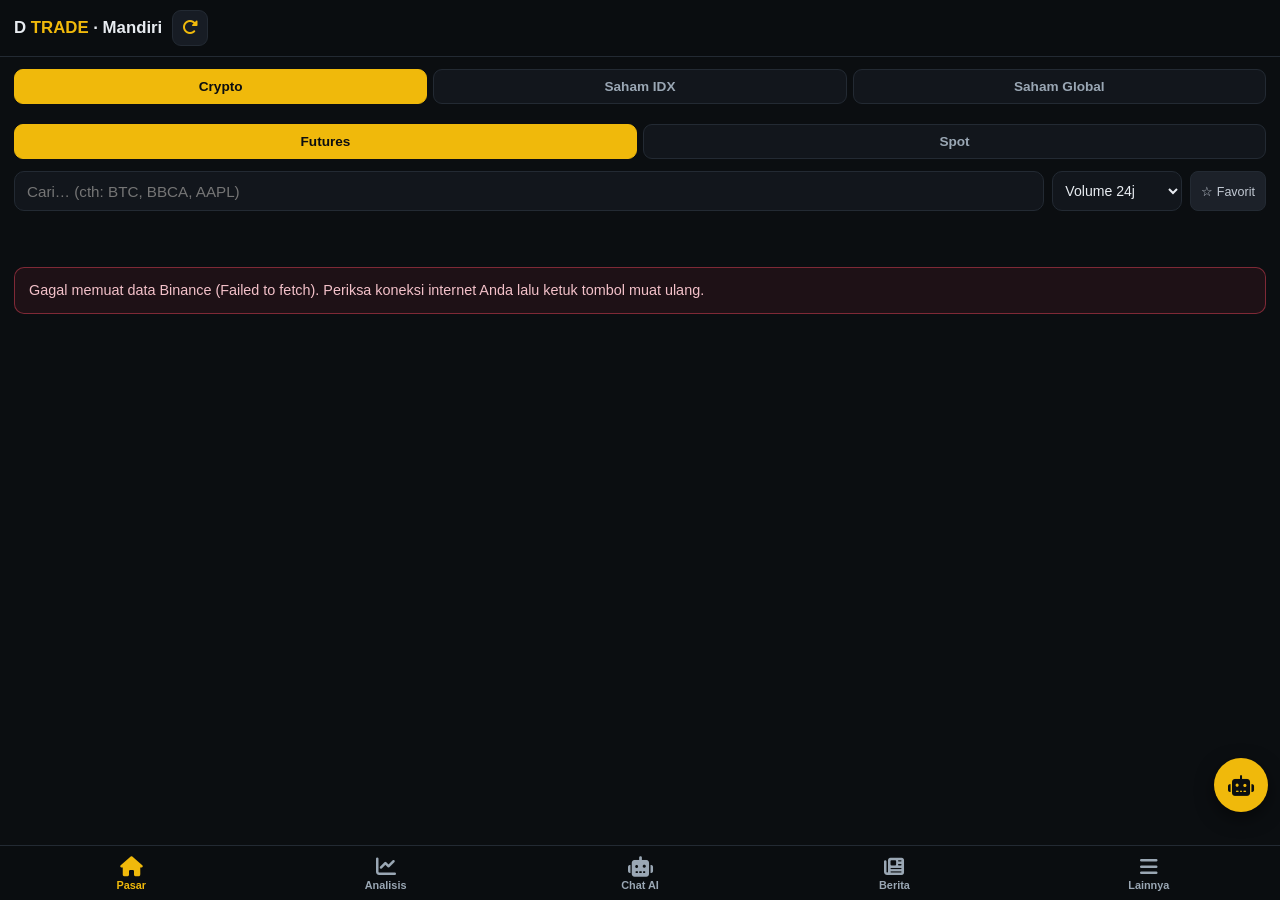
<file: android/app/src/main/assets/standalone.html>
<!DOCTYPE html>
<html lang="id">
<head>
<meta charset="utf-8">
<meta name="viewport" content="width=device-width, initial-scale=1, viewport-fit=cover">
<title>D TRADE — Mode Mandiri</title>
<style>
  :root{
    --bg:#0b0e11; --panel:#12161c; --panel2:#171c24; --line:#232a33;
    --text:#e8ecf1; --muted:#9aa7b4; --gold:#f0b90b; --green:#0ecb81; --red:#f6465d;
  }
  *{box-sizing:border-box}
  body{margin:0;background:var(--bg);color:var(--text);
    font-family:-apple-system,BlinkMacSystemFont,"Segoe UI",Roboto,Arial,sans-serif;
    font-size:15px;line-height:1.45}
  button{font-family:inherit}
  .top{position:sticky;top:0;z-index:20;background:rgba(11,14,17,.95);
    backdrop-filter:blur(8px);border-bottom:1px solid var(--line);padding:10px 14px}
  .top .row1{display:flex;align-items:center;gap:10px}
  .logo{font-weight:800;font-size:1.05rem}
  .logo span{color:var(--gold)}
  .mode{margin-left:auto;display:flex;background:var(--panel2);border:1px solid var(--line);
    border-radius:9px;overflow:hidden}
  .mode button{background:none;border:none;color:var(--muted);padding:6px 12px;
    font-size:.82rem;font-weight:700;cursor:pointer}
  .mode button.on{background:var(--gold);color:#0b0e11}
  .iconbtn{background:var(--panel2);border:1px solid var(--line);color:var(--gold);
    border-radius:9px;width:36px;height:36px;font-size:1rem;cursor:pointer;flex:none}
  /* Ganti simbol cukup dengan menekan teks simbol (baris nama) —
     tombol pil terpisah dihapus di v1.32.1 atas permintaan pengguna. */
  #dSymbolRow{display:flex;align-items:center;gap:5px;cursor:pointer}
  .pick-caret{font-size:.58rem;color:var(--gold)}
  .info{margin:10px 14px 0;background:rgba(240,185,11,.07);border:1px solid rgba(240,185,11,.3);
    border-radius:10px;padding:9px 12px;color:#e7cf8a;font-size:.83rem}
  .serverbar{margin:10px 14px 0;display:flex;align-items:center;gap:10px;
    background:var(--panel);border:1px solid var(--line);border-radius:10px;padding:9px 12px;
    font-size:.83rem;color:var(--muted)}
  .serverbar b{color:var(--text);word-break:break-all}
  .serverbar button{margin-left:auto;background:var(--gold);border:none;color:#0b0e11;
    font-weight:700;border-radius:8px;padding:7px 13px;cursor:pointer;flex:none}
  .controls{display:flex;gap:8px;padding:12px 14px 4px}
  .controls input{flex:1;background:var(--panel);border:1px solid var(--line);border-radius:10px;
    color:var(--text);padding:10px 12px;font-size:.95rem;outline:none;min-width:0}
  .controls select{background:var(--panel);border:1px solid var(--line);border-radius:10px;
    color:var(--text);padding:10px 8px;font-size:.88rem;outline:none}
  .status{padding:6px 16px 2px;color:var(--muted);font-size:.8rem}
  .list{padding:6px 10px 24px}
  .sym{display:flex;align-items:center;gap:10px;background:var(--panel);
    border:1px solid var(--line);border-radius:12px;padding:11px 13px;margin:0 4px 8px;
    cursor:pointer}
  .sym:active{border-color:rgba(240,185,11,.5)}
  .sym .nm{font-weight:700;font-size:.98rem}
  .sym .nm small{color:var(--muted);font-weight:400}
  .sym .pr{text-align:right;margin-left:auto}
  .sym .pr .p{font-weight:700;font-variant-numeric:tabular-nums}
  .coin{position:relative;flex:none;border-radius:50%;overflow:hidden;background:var(--panel2)}
  .coinf{position:absolute;inset:0;display:flex;align-items:center;justify-content:center;
    font-weight:800;color:#fff}
  .coini{position:absolute;inset:0;width:100%;height:100%;border-radius:50%}
  .slogo{position:absolute;inset:0;width:100%;height:100%;object-fit:contain;
    padding:16%;box-sizing:border-box;background:#fff;border-radius:50%}
  /* ===== Orderbook Bid/Offer (v1.12.0) ===== */
  .obgrid{display:flex;gap:10px}
  .obside{flex:1;background:var(--panel2);border:1px solid var(--line);border-radius:10px;padding:10px 12px}
  .obside .k{font-size:.72rem;color:var(--muted);letter-spacing:.02em}
  .obside .v{font-size:1.08rem;font-weight:800;margin-top:2px}
  .obside .s{font-size:.8rem;color:var(--muted);margin-top:1px}
  .obbar{height:8px;border-radius:4px;background:rgba(246,70,93,.4);margin-top:10px;overflow:hidden}
  .obfill{height:100%;background:var(--green)}
  /* ===== Tambah simbol kustom (v1.12.0) ===== */
  .addsym{display:block;width:calc(100% - 28px);margin:10px 14px 0;padding:10px;
    background:var(--panel);border:1px dashed rgba(240,185,11,.5);border-radius:10px;
    color:var(--gold);font-weight:700;font-size:.88rem;cursor:pointer}
  .delsym{flex:none;width:26px;height:26px;border-radius:50%;border:1px solid var(--line);
    background:var(--panel2);color:var(--muted);display:flex;align-items:center;
    justify-content:center;font-size:.7rem;margin-left:8px;cursor:pointer}
  /* ===== Watchlist / Favorit (v1.15.0) ===== */
  .favstar{font-size:19px;color:#5b6472;padding:2px 0 2px 8px;cursor:pointer;flex:none;line-height:1}
  .favstar.on{color:var(--gold)}
  .favtog{background:#1c2129;color:#c3cad4;border:1px solid var(--line);border-radius:8px;
    padding:0 10px;font-size:12.5px;cursor:pointer;white-space:nowrap}
  .favtog.on{color:var(--gold);border-color:var(--gold)}
  .favbtn.on{color:var(--gold)}
  .favempty{padding:22px 18px;color:var(--muted);font-size:13px;text-align:center;line-height:1.55}
  /* ===== Ringkasan multi-timeframe (v1.17.0) ===== */
  .mtfrow{display:flex;gap:8px;flex-wrap:wrap}
  .mtfchip{flex:1;min-width:70px;background:var(--panel2);border:1px solid var(--line);
    border-radius:10px;padding:8px 6px;text-align:center}
  .mtfchip .tf{font-size:.7rem;color:var(--muted);font-weight:700;letter-spacing:.04em}
  .mtfchip .sd{font-size:.86rem;font-weight:800;margin:2px 0}
  .mtfchip .sc{font-size:.72rem;color:var(--muted)}
  .mtfchip.long .sd{color:var(--green)}
  .mtfchip.short .sd{color:var(--red)}
  .mtfchip.neu .sd{color:#c3cad4}
  .mtfchip.act{border-color:var(--gold)}
  /* ===== Digest perubahan sinyal favorit (v1.18.0) ===== */
  .digest{margin:10px 14px 0;background:linear-gradient(180deg,rgba(240,185,11,.08),rgba(240,185,11,.02));
    border:1px solid rgba(240,185,11,.45);border-radius:12px;padding:10px 12px}
  .digest .dhead2{display:flex;justify-content:space-between;align-items:center;font-weight:800;font-size:.86rem}
  .digest .dsub{font-size:.72rem;color:var(--muted);margin:2px 0 4px}
  .drow{display:flex;align-items:center;gap:7px;padding:5px 0;border-top:1px solid var(--line);
    cursor:pointer;font-size:.82rem;flex-wrap:wrap}
  .drow b{min-width:52px}
  .dside{font-weight:800}
  .dside.long{color:var(--green)}
  .dside.short{color:var(--red)}
  .dside.neu{color:#c3cad4}
  .drow small{color:var(--muted);margin-left:auto}
  .dmore{font-size:.75rem;color:var(--muted);padding-top:5px}
  /* ===== Tombol bagikan analisis (v1.19.0) ===== */
  .sharebtn{display:block;width:calc(100% - 28px);margin:10px 14px 0;padding:12px;
    background:var(--gold);color:#181a20;border:none;border-radius:10px;
    font-size:.92rem;font-weight:800;cursor:pointer}
  .asfield{width:100%;box-sizing:border-box;background:var(--panel);border:1px solid var(--line);
    border-radius:10px;padding:12px;color:var(--text);font-size:.95rem;margin:6px 0 14px}
  .chg{font-size:.82rem;font-variant-numeric:tabular-nums}
  .up{color:var(--green)} .dn{color:var(--red)}
  .chip{flex:none;min-width:86px;text-align:center;border-radius:9px;padding:6px 7px;
    font-size:.78rem;font-weight:800;line-height:1.25}
  .chip small{display:block;font-weight:600;font-size:.7rem;opacity:.85}
  .chip.long{background:rgba(14,203,129,.13);color:var(--green);border:1px solid rgba(14,203,129,.4)}
  .chip.short{background:rgba(246,70,93,.12);color:var(--red);border:1px solid rgba(246,70,93,.4)}
  .chip.neu{background:var(--panel2);color:var(--muted);border:1px solid var(--line)}
  .chip.load{background:var(--panel2);color:var(--muted);border:1px solid var(--line);font-weight:600}
  .err{margin:14px;background:rgba(246,70,93,.08);border:1px solid rgba(246,70,93,.45);
    color:#f3c1c9;border-radius:10px;padding:12px 14px;font-size:.9rem}
  /* ---------- Detail ---------- */
  .detail{display:none;padding:0 0 28px}
  .detail.open{display:block}
  .dhead{display:flex;align-items:center;gap:10px;padding:12px 14px 4px}
  .dhead .nm{font-size:1.15rem;font-weight:800}
  .dhead .pr{margin-left:auto;text-align:right}
  .dhead .pr .p{font-size:1.08rem;font-weight:800;font-variant-numeric:tabular-nums}
  .tabs{display:flex;gap:7px;padding:10px 14px 2px;overflow-x:auto;flex-wrap:nowrap;
    scrollbar-width:none;-webkit-overflow-scrolling:touch}
  .tabs::-webkit-scrollbar{display:none}
  .tabs button{background:var(--panel);border:1px solid var(--line);color:var(--muted);
    border-radius:8px;padding:6px 13px;font-weight:700;font-size:.85rem;cursor:pointer;flex:none}
  .tabs button.on{background:var(--gold);color:#0b0e11;border-color:var(--gold)}
  .livedot{display:inline-flex;align-items:center;gap:6px;font-size:.75rem;font-weight:700;
    color:var(--muted);margin-left:8px;vertical-align:middle}
  .livedot .dot{width:8px;height:8px;border-radius:50%;background:#5b6672;flex:none}
  .livedot.on{color:var(--green)}
  .livedot.on .dot{background:var(--green);animation:pulse 1.6s ease-in-out infinite}
  @keyframes pulse{0%,100%{opacity:1}50%{opacity:.35}}
  .chartbox{margin:10px 12px 0;background:var(--panel);border:1px solid var(--line);
    border-radius:12px;padding:10px 6px 6px;position:relative}
  canvas{width:100%;display:block}
  /* Lapisan gambar di atas grafik (v1.25.0) — posisi diselaraskan JS */
  #drawCv, #drawFsCv{position:absolute;pointer-events:none;width:auto}
  #chart, #chartFsCv{touch-action:pan-y}
  .chartbox.drawing #drawCv, #chartFs.drawing #drawFsCv{pointer-events:auto;touch-action:none;cursor:crosshair}
  .chartbtns{position:absolute;top:8px;right:8px;display:flex;gap:6px;z-index:5}
  .cbtn{background:rgba(21,26,33,.88);border:1px solid var(--line);color:var(--muted);
    width:32px;height:32px;border-radius:9px;cursor:pointer;font-size:.85rem}
  .cbtn.on{color:#0b0e11;background:var(--gold);border-color:var(--gold)}
  .iconbtn.on{color:#0b0e11;background:var(--gold);border-color:var(--gold)}
  #drawTools{display:flex;flex-wrap:wrap;gap:6px;align-items:center;margin:8px 12px 2px}
  .dtool{background:var(--panel2);border:1px solid var(--line);color:var(--muted);
    border-radius:9px;padding:7px 10px;font-size:.8rem;cursor:pointer;font-weight:600}
  .dtool.on{color:#0b0e11;background:var(--gold);border-color:var(--gold)}
  #drawColorDot{display:inline-block;width:10px;height:10px;border-radius:50%;background:#f0b90b;vertical-align:-1px}
  .dhint{flex-basis:100%;font-size:.75rem;color:var(--muted)}
  /* Grafik layar penuh (v1.25.0) */
  #chartFs{position:fixed;inset:0;z-index:55;background:var(--bg);display:flex;flex-direction:column;
    padding:10px 12px calc(10px + env(safe-area-inset-bottom))}
  .fshead{display:flex;align-items:center;justify-content:space-between;gap:10px;padding:2px 0 8px}
  .fsChartWrap{position:relative;flex:1;min-height:0;overflow:hidden;background:var(--panel);
    border:1px solid var(--line);border-radius:12px;padding:10px 6px 6px}
  /* Mode lanskap: overlay diputar 90° (kotak ditukar lebar/tingginya) */
  #chartFs.land{inset:auto;left:50%;top:50%;width:100vh;width:100dvh;height:100vw;height:100dvw;
    transform:translate(-50%,-50%) rotate(90deg)}
  #oscBox{margin:8px 14px 0;background:var(--panel);border:1px solid var(--line);border-radius:12px;padding:6px 8px 2px}
  #oscChips{display:flex;gap:5px;flex-wrap:wrap;margin-bottom:2px}
  .oscchip{background:var(--panel2);border:1px solid var(--line);color:var(--muted);border-radius:999px;padding:3px 9px;font-size:.7rem;cursor:pointer}
  .oscchip.on{background:var(--gold);color:#0b0e11;font-weight:700;border-color:var(--gold)}
  #oscCv{width:100%;height:84px;display:block}
  .indrow{background:var(--panel);border:1px solid var(--line);border-radius:12px;padding:10px 12px;margin-bottom:8px}
  .indrow .nm{font-weight:700;font-size:.9rem}
  .indrow .ds{color:var(--muted);font-size:.75rem;margin-top:2px;line-height:1.45}
  .indparams{display:flex;gap:8px;flex-wrap:wrap;margin-top:8px;align-items:flex-end}
  .indparam{display:flex;flex-direction:column;gap:2px;font-size:.68rem;color:var(--muted)}
  .indparam input{width:76px;background:var(--panel2);border:1px solid var(--line);border-radius:8px;color:var(--text);padding:5px 7px;font-size:.82rem}
  .indrow select{background:var(--panel2);border:1px solid var(--line);border-radius:8px;color:var(--text);padding:5px 7px;font-size:.82rem}
  .indsec{font-size:.78rem;font-weight:800;color:var(--gold);margin:16px 0 8px;text-transform:uppercase;letter-spacing:.04em}
  .indbtn{background:var(--panel2);border:1px solid var(--line);color:var(--text);border-radius:8px;padding:6px 10px;font-size:.78rem;cursor:pointer}
  .indbtn.gold{background:var(--gold);color:#0b0e11;font-weight:700;border-color:var(--gold)}
  .indbtn.danger{color:#f6465d}
  #indView input[type=text], #indView textarea{background:var(--panel2);border:1px solid var(--line);border-radius:8px;color:var(--text);padding:7px 9px;font-size:.85rem;width:100%;box-sizing:border-box}
  .catchip{display:inline-block;background:rgba(240,185,11,.13);color:var(--gold);border-radius:999px;padding:1px 8px;font-size:.66rem;font-weight:700;margin-left:6px;vertical-align:2px}
  .zoomlbl{font-size:.68rem;font-weight:700;color:var(--gold);background:rgba(21,26,33,.88);
    border:1px solid var(--line);border-radius:8px;padding:5px 6px;min-width:38px;text-align:center}
  .latestbtn{position:absolute;left:10px;bottom:10px;z-index:6;background:var(--gold);color:#0b0e11;
    border:none;border-radius:9px;padding:7px 12px;font-weight:800;font-size:.78rem;cursor:pointer;
    box-shadow:0 4px 14px rgba(0,0,0,.45)}
  .verdict{margin:12px;background:var(--panel);border:1px solid var(--line);
    border-radius:12px;padding:13px 15px;display:flex;align-items:center;gap:14px}
  .verdict .big{font-size:1.5rem;font-weight:800}
  .verdict .lbl{font-size:.8rem;color:var(--muted)}
  .stats{display:grid;grid-template-columns:1fr 1fr;gap:8px;margin:0 12px}
  .stat{background:var(--panel);border:1px solid var(--line);border-radius:10px;padding:9px 12px}
  .stat .k{color:var(--muted);font-size:.75rem}
  .stat .v{font-weight:700;font-variant-numeric:tabular-nums}
  .reasons{margin:12px;background:var(--panel);border:1px solid var(--line);
    border-radius:12px;padding:12px 15px}
  .reasons h4{margin:0 0 7px;font-size:.9rem;color:var(--gold)}
  .reasons li{margin:3px 0;color:#cfd8e0;font-size:.88rem}
  .foot{padding:8px 18px 96px;color:var(--muted);font-size:.78rem;text-align:center}
  /* ===== Navigasi bawah (v1.6.0) — seperti bottom navigation Web UI ===== */
  .bottomnav{position:fixed;left:0;right:0;bottom:0;z-index:40;display:flex;
    background:rgba(11,14,17,.97);border-top:1px solid var(--line);
    padding:6px 4px calc(6px + env(safe-area-inset-bottom))}
  .bottomnav button{flex:1;background:none;border:none;color:var(--muted);
    display:flex;flex-direction:column;align-items:center;gap:2px;
    font-size:.68rem;font-weight:600;padding:5px 0 3px;cursor:pointer}
  .bottomnav button .ic{font-size:1.25rem;line-height:1}
  .bottomnav button.on{color:var(--gold)}
  /* ===== Berita ===== */
  .chips{display:flex;gap:8px;overflow-x:auto;padding:10px 14px 2px;scrollbar-width:none}
  .chips::-webkit-scrollbar{display:none}
  .chips button{flex:none;background:var(--panel);border:1px solid var(--line);color:var(--muted);
    border-radius:999px;padding:6px 13px;font-size:.8rem;font-weight:600;cursor:pointer}
  .chips button.on{background:var(--gold);color:#0b0e11;border-color:var(--gold)}
  .news-ai{flex:none;align-self:flex-start;margin-top:2px;width:34px;height:34px;border-radius:50%;
    border:1px solid rgba(240,185,11,.5);background:rgba(240,185,11,.12);color:var(--gold);
    cursor:pointer;font-size:.82rem}
  .newsitem{display:flex;gap:12px;background:var(--panel);border:1px solid var(--line);
    border-radius:12px;padding:12px 13px;margin:0 14px 9px;cursor:pointer}
  .newsitem:active{border-color:rgba(240,185,11,.45)}
  .newsitem .tt{font-size:.93rem;font-weight:700;line-height:1.35;color:var(--text);
    display:-webkit-box;-webkit-line-clamp:2;-webkit-box-orient:vertical;overflow:hidden}
  .newsitem .ds{font-size:.8rem;color:var(--muted);line-height:1.4;margin-top:4px;
    display:-webkit-box;-webkit-line-clamp:2;-webkit-box-orient:vertical;overflow:hidden}
  .newsitem .mt{display:flex;gap:8px;align-items:center;margin-top:7px;font-size:.72rem;color:var(--muted)}
  .newsitem .src{color:var(--gold);font-weight:700}
  .nthumb{flex:none;width:76px;height:76px;border-radius:9px;object-fit:cover;background:var(--panel2)}
  .nthumbf{flex:none;width:76px;height:76px;border-radius:9px;background:var(--panel2);
    display:flex;align-items:center;justify-content:center;font-size:1.5rem}
  /* ===== Lainnya ===== */
  .menuitem{display:flex;align-items:center;gap:12px;width:calc(100% - 28px);margin:0 14px 9px;
    background:var(--panel);border:1px solid var(--line);border-radius:12px;
    padding:14px 13px;color:var(--text);font-size:.95rem;font-weight:600;text-align:left;cursor:pointer}
  .menuitem small{display:block;color:var(--muted);font-weight:400;font-size:.78rem;margin-top:2px}
  .menuitem .ic{font-size:1.2rem}
  /* ===== Pembaca berita (v1.7.0) ===== */
  .rtitle{font-size:1.18rem;line-height:1.4;margin:6px 0 8px}
  .rhero{width:100%;border-radius:12px;margin:6px 0 10px;display:block}
  .article p{line-height:1.68;color:#d7dee6;margin:0 0 14px;font-size:.97rem}
  .article h3{font-size:1.02rem;margin:18px 0 8px;color:var(--text)}
  /* ===== Pemilih market (v1.9.0) ===== */
  .mktseg{display:flex;gap:6px;padding:12px 14px 0}
  .mktseg button{flex:1;padding:9px 4px;border-radius:9px;border:1px solid var(--line);
    background:var(--panel);color:var(--muted);font-weight:700;font-size:.85rem;cursor:pointer}
  .mktseg button.on{background:var(--gold);color:#0b0e11;border-color:var(--gold)}
  .hidden{display:none !important}
  /* Ruang gulir di bawah konten tab agar teks terakhir tidak tertutup
     navigasi bawah yang tetap (v1.24.0 — dilaporkan dari tab Lainnya). */
  #listView, #newsView, #moreView, #readerView{padding-bottom:96px}
  /* ===== Chat AI (v1.30.0) — AI gratis dari web, tanpa kunci API ===== */
  #chatView{display:flex;flex-direction:column;height:calc(100vh - 122px);padding-bottom:0;overflow-x:hidden;position:relative}
  #chatList{flex:1;min-height:0;overflow-y:auto;overflow-x:hidden;padding:12px 14px;display:flex;flex-direction:column;gap:9px}
  /* Bar & panel sesi chat (v1.31.8) */
  .chat-sess-bar{display:flex;align-items:center;gap:8px;padding:10px 14px 2px}
  .chat-sess-title{flex:1;min-width:0;font-weight:700;font-size:.92rem;white-space:nowrap;overflow:hidden;text-overflow:ellipsis}
  .chat-sess-bar button{background:var(--panel2);border:1px solid var(--line);color:var(--gold);
    border-radius:999px;width:34px;height:34px;flex:none;font-size:.85rem;cursor:pointer}
  /* Sidebar sesi geser (v1.31.9): melayang dari kiri, bisa dibuka/tutup,
     tidak menggeser isi chat. */
  .sess-backdrop{position:absolute;inset:0;background:rgba(0,0,0,.55);z-index:30}
  .sess-drawer{position:absolute;top:0;left:0;bottom:0;width:min(80%,300px);z-index:31;
    background:var(--panel);border-right:1px solid var(--line);display:flex;flex-direction:column;
    transform:translateX(-105%);transition:transform .25s ease;pointer-events:none}
  .sess-drawer.open{transform:none;pointer-events:auto;box-shadow:8px 0 24px rgba(0,0,0,.35)}
  .sess-drawer-head{display:flex;align-items:center;justify-content:space-between;
    padding:12px 14px;border-bottom:1px solid var(--line);font-weight:800}
  .sess-drawer-head button{background:transparent;border:1px solid var(--line);color:var(--muted);
    border-radius:999px;width:30px;height:30px;cursor:pointer}
  .sess-new{margin:10px 12px 4px;background:rgba(240,185,11,.13);border:1px solid rgba(240,185,11,.5);
    color:var(--gold);border-radius:10px;padding:9px;font-weight:700;cursor:pointer}
  .sess-drawer-list{flex:1;overflow-y:auto;padding:6px 0}
  .sess-row{display:flex;align-items:center;gap:10px;padding:10px 12px;border-bottom:1px solid var(--line);cursor:pointer}
  .sess-row:last-child{border-bottom:none}
  .sess-row.on{background:rgba(240,185,11,.08)}
  .sess-main{flex:1;min-width:0}
  .sess-t{font-weight:600;font-size:.88rem;white-space:nowrap;overflow:hidden;text-overflow:ellipsis}
  .sess-m{color:var(--muted);font-size:.72rem;margin-top:2px}
  .sess-del{background:transparent;border:1px solid var(--line);color:var(--muted);
    border-radius:999px;width:30px;height:30px;flex:none;cursor:pointer}
  .cbub{max-width:86%;padding:10px 13px;border-radius:14px;font-size:.9rem;line-height:1.55;
    white-space:pre-wrap;word-break:break-word;overflow-wrap:anywhere}
  .cbub.me{align-self:flex-end;background:var(--gold);color:#0b0e11;border-bottom-right-radius:4px;font-weight:600}
  .cbub.me.long{font-weight:500;text-align:left}
  /* Aksi pada pesan pengguna: Edit / Salin / Kirim ulang (v1.31.3) */
  .cacts{align-self:flex-end;display:flex;gap:4px;margin:3px 2px 9px}
  .cacts.left{align-self:flex-start}
  .cacts button{background:transparent;border:1px solid var(--line);color:var(--muted);
    border-radius:999px;padding:6px 11px;font-size:.85rem;line-height:1;cursor:pointer}
  .cacts button:active{color:var(--gold);border-color:var(--gold)}
  .editbar{display:flex;justify-content:space-between;align-items:center;gap:8px;
    padding:8px 14px;background:var(--panel2);border-top:1px solid var(--line);
    font-size:.82rem;color:var(--gold)}
  .editbar button{background:transparent;border:1px solid var(--line);color:var(--text);
    border-radius:999px;padding:3px 12px;font-size:.78rem;cursor:pointer}
  .cbub.ai{align-self:flex-start;background:var(--panel);border:1px solid var(--line);
    color:var(--text);border-bottom-left-radius:4px;white-space:normal}
  .cbub.typing{color:var(--muted);font-style:italic}
  /* Tampilan markdown ringan di balon AI (v1.31.0) */
  .ai-tag{font-size:.64rem;letter-spacing:.09em;color:var(--gold);font-weight:800;margin-bottom:6px}
  /* Animasi AI berpikir (v1.31.10) */
  .cbub.ai.typing{min-width:216px}
  .think-candles{display:flex;gap:7px;align-items:flex-end;height:30px;margin:4px 0 10px}
  .think-candles i{position:relative;width:7px;border-radius:2px;transform-origin:bottom;
    animation:tcandle 1.15s ease-in-out infinite}
  .think-candles i::before{content:"";position:absolute;left:50%;top:-6px;bottom:-6px;width:2px;
    margin-left:-1px;background:inherit;opacity:.5;border-radius:2px}
  .think-candles i:nth-child(1){height:20px;background:var(--up,#00C087);animation-delay:0s}
  .think-candles i:nth-child(2){height:28px;background:var(--down,#F6465D);animation-delay:.15s}
  .think-candles i:nth-child(3){height:16px;background:var(--gold);animation-delay:.3s}
  .think-candles i:nth-child(4){height:26px;background:var(--up,#00C087);animation-delay:.45s}
  .think-candles i:nth-child(5){height:19px;background:var(--down,#F6465D);animation-delay:.6s}
  @keyframes tcandle{0%,100%{transform:scaleY(.55)}50%{transform:scaleY(1.12)}}
  .think-row{display:flex;align-items:center;gap:2px;font-size:.88rem}
  .tdots{display:inline-flex;gap:3px;margin-left:5px}
  .tdots i{width:5px;height:5px;border-radius:50%;background:var(--gold);animation:tdot 1.2s ease-in-out infinite}
  .tdots i:nth-child(2){animation-delay:.18s}
  .tdots i:nth-child(3){animation-delay:.36s}
  @keyframes tdot{0%,100%{transform:translateY(0);opacity:.45}50%{transform:translateY(-4px);opacity:1}}
  .think-bars{margin-top:11px;display:flex;flex-direction:column;gap:7px}
  .think-bars i{display:block;height:9px;border-radius:5px;
    background:linear-gradient(100deg,var(--panel2) 40%,rgba(240,185,11,.28) 50%,var(--panel2) 60%);
    background-size:220% 100%;animation:tshimmer 1.5s linear infinite}
  .think-bars i:nth-child(1){width:100%}
  .think-bars i:nth-child(2){width:82%}
  .think-bars i:nth-child(3){width:61%}
  @keyframes tshimmer{0%{background-position:130% 0}100%{background-position:-90% 0}}
  @media (prefers-reduced-motion: reduce){
    .think-candles i,.tdots i,.think-bars i{animation:none}
  }
  /* Tabel di jawaban AI (v1.31.14) */
  .md-table-wrap{overflow-x:auto;margin:8px 0;border:1px solid var(--line);border-radius:10px}
  .md-table{border-collapse:collapse;width:100%;font-size:.8rem}
  .md-table th{background:rgba(240,185,11,.13);color:var(--gold);padding:7px 9px;
    border-bottom:1px solid var(--line);white-space:nowrap;font-weight:700}
  .md-table td{padding:7px 9px;border-bottom:1px solid var(--line);vertical-align:top}
  .md-table tbody tr:nth-child(even){background:rgba(255,255,255,.025)}
  .md-table tbody tr:last-child td{border-bottom:none}
  .md-p{margin:0 0 7px}
  .md-p:last-child{margin-bottom:0}
  .md-h{font-weight:800;color:#fff;font-size:.96rem;margin:11px 0 5px}
  .md-h:first-child{margin-top:0}
  .md-ul{margin:2px 0 8px;padding-left:18px}
  .md-ul li{margin:3px 0}
  .md-ul li::marker{color:var(--gold)}
  .md-hr{border-top:1px solid var(--line);margin:10px 0}
  .md-gap{height:5px}
  .cbub.ai strong{color:#fff}
  .cbub.ai code{background:#0d1117;border:1px solid var(--line);border-radius:5px;padding:0 4px;font-size:.85em}
  /* Blok kode berpagar dengan tombol salin per blok (v1.31.5) */
  .md-code{background:#0d1117;border:1px solid var(--line);border-radius:10px;margin:8px 0;overflow:hidden}
  .md-code-head{display:flex;justify-content:space-between;align-items:center;
    padding:5px 8px 5px 12px;background:var(--panel2);border-bottom:1px solid var(--line);
    font-size:.72rem;color:var(--muted)}
  .md-copy{background:transparent;border:1px solid var(--line);color:var(--muted);
    border-radius:999px;padding:4px 9px;font-size:.8rem;line-height:1;cursor:pointer}
  .md-copy:active{color:var(--gold);border-color:var(--gold)}
  .md-code pre{margin:0;padding:10px 12px;overflow-x:auto}
  /* Kode saham yang bisa diketuk menuju analisis (v1.31.6) */
  .tk-link{background:rgba(240,185,11,.13);border:1px solid rgba(240,185,11,.5);color:var(--gold);
    border-radius:6px;padding:0 5px;font:inherit;font-weight:700;cursor:pointer}
  .cbub.ai .md-code code{display:block;background:transparent;border:none;border-radius:0;padding:0;
    font-family:ui-monospace,Menlo,Consolas,monospace;font-size:.8rem;line-height:1.55;
    white-space:pre;color:#e6edf3}
  .chatbar{display:flex;gap:8px;padding:10px 14px;border-top:1px solid var(--line);background:var(--bg)}
  .chatbar input{flex:1;background:var(--panel);border:1px solid var(--line);border-radius:999px;
    padding:11px 16px;color:var(--text);font-size:.92rem;outline:none}
  .chatbar input:focus{border-color:rgba(240,185,11,.55)}
  .chatbar button{flex:none;width:44px;height:44px;border-radius:50%;border:none;cursor:pointer;
    background:var(--gold);color:#0b0e11;font-size:1rem}
  /* Tombol mikrofon (v1.31.11): gaya hantu agar tombol kirim tetap menonjol */
  .chatbar button#chatMic{background:var(--panel);border:1px solid var(--line);color:var(--gold)}
  .chatbar button#chatAttach{background:var(--panel);border:1px solid var(--line);color:var(--gold)}
  /* Bilah lampiran Chat AI (v1.31.15) */
  .attbar{display:flex;align-items:center;gap:10px;padding:8px 14px;border-top:1px solid var(--line);background:var(--panel)}
  .att-thumb{width:38px;height:38px;object-fit:cover;border-radius:8px;flex:none}
  .att-ic{flex:none;width:38px;height:38px;border-radius:8px;background:rgba(240,185,11,.12);
    color:var(--gold);display:flex;align-items:center;justify-content:center;font-size:1rem}
  .att-main{flex:1;min-width:0}
  .att-name{font-size:.82rem;font-weight:600;white-space:nowrap;overflow:hidden;text-overflow:ellipsis}
  .att-meta{font-size:.7rem;color:var(--muted);margin-top:1px}
  .attbar button{flex:none;width:30px;height:30px;border-radius:50%;border:1px solid var(--line);
    background:var(--panel2);color:var(--muted);cursor:pointer}
  /* Chat AI mengambang (v1.31.16; bisa digeser + menempel tepi +
     tidur transparan setelah 5 detik diam — v1.32.2) */
  #chatFab{position:fixed;right:16px;bottom:88px;width:54px;height:54px;border-radius:50%;
    background:var(--gold);color:#0b0e11;border:none;font-size:1.3rem;z-index:65;cursor:pointer;
    box-shadow:0 6px 18px rgba(0,0,0,.5);display:flex;align-items:center;justify-content:center;
    touch-action:none;-webkit-tap-highlight-color:transparent;
    transition:left .28s cubic-bezier(.2,.9,.3,1.15), top .28s cubic-bezier(.2,.9,.3,1.15),
      transform .3s ease, opacity .35s ease}
  #chatFab.hidden{display:none}
  #chatFab.drag{transition:none;transform:scale(1.1);opacity:1;box-shadow:0 12px 26px rgba(0,0,0,.6)}
  #chatFab.idle{opacity:.42}
  #chatFab.idle.tuck-r{transform:translateX(26px)}
  #chatFab.idle.tuck-l{transform:translateX(-26px)}
  #chatOverlay{position:fixed;left:0;right:0;top:0;bottom:0;background:var(--bg);z-index:60;
    display:flex;flex-direction:column}
  #chatOverlay.hidden{display:none}
  #chatOverlay #chatView{height:100%;flex:1;min-height:0}
  .cbub-att{margin-bottom:6px;font-size:.8rem;font-weight:600}
  .cbub-att i{margin-right:5px}
  .cbub-img{display:block;max-width:100%;border-radius:8px}
  .chat-sess-bar button.off{color:var(--muted)}
  .chatbar button:disabled{opacity:.45;cursor:default}
  .aibtn{display:block;width:calc(100% - 28px);margin:10px 14px 0;padding:12px;border-radius:12px;
    background:rgba(240,185,11,.08);border:1px solid rgba(240,185,11,.5);color:var(--gold);
    font-weight:700;font-size:.92rem;cursor:pointer}
</style>
<link rel="stylesheet" href="fa/css/all.min.css">
</head>
<body>

<div class="top">
  <div class="row1">
    <div class="logo">D <span>TRADE</span> · Mandiri</div>
    <button class="iconbtn" id="btnRefresh" aria-label="Muat ulang"><i class="fa-solid fa-rotate-right"></i></button>
  </div>
</div>

<div id="listView">
  <div class="digest hidden" id="digestBox">
    <div class="dhead2"><span><i class="fa-solid fa-bell"></i> Perubahan sinyal favorit</span><button class="iconbtn" id="digestClose" aria-label="Tutup ringkasan"><i class="fa-solid fa-xmark"></i></button></div>
    <div class="dsub" id="digestWhen"></div>
    <div id="digestList"></div>
  </div>
  <div class="mktseg" id="mktSeg">
    <button data-mkt="crypto" class="on">Crypto</button>
    <button data-mkt="idx">Saham IDX</button>
    <button data-mkt="global">Saham Global</button>
  </div>
  <div class="mktseg hidden" id="kindSeg" style="margin-top:8px">
    <button data-kind="futures" class="on">Futures</button>
    <button data-kind="spot">Spot</button>
  </div>
  <div class="controls">
    <input id="q" type="search" placeholder="Cari… (cth: BTC, BBCA, AAPL)" autocomplete="off">
    <select id="sort">
      <option value="volume">Volume 24j</option>
      <option value="signal">Sinyal terkuat</option>
      <option value="change">Perubahan 24j</option>
    </select>
    <button class="favtog" id="favTog" title="Tampilkan favorit saja">☆ Favorit</button>
  </div>
  <button class="addsym hidden" id="btnAddSym"><i class="fa-solid fa-plus"></i> Tambah simbol saham</button>
  <div class="status" id="status">Memuat daftar simbol…</div>
  <div class="list" id="list"></div>
  <div class="err hidden" id="listErr"></div>
</div>

<div class="detail" id="detailView">
  <div class="dhead">
    <button class="iconbtn" id="btnBack" aria-label="Kembali"><i class="fa-solid fa-arrow-left"></i></button>
    <span id="dCoin"></span>
    <div>
      <div class="nm" id="dSymbolRow"><span id="dSymbol">—</span><i class="fa-solid fa-chevron-down pick-caret"></i></div>
      <div class="chg" id="dSub">—</div>
      <span class="livedot" id="liveDot"><span class="dot"></span><span id="liveTxt">menghubungkan…</span></span>
    </div>
    <div class="pr">
      <div class="p" id="dPrice">—</div>
      <div class="chg" id="dChange">—</div>
    </div>
    <button class="iconbtn favbtn" id="btnFav" aria-label="Favorit" title="Tambah/hapus dari favorit"><i class="fa-regular fa-star"></i></button>
  </div>
  <div class="tabs" id="tabs">
    <button data-iv="1m">1m</button>
    <button data-iv="3m">3m</button>
    <button data-iv="5m">5m</button>
    <button data-iv="15m">15m</button>
    <button data-iv="30m">30m</button>
    <button data-iv="1h" class="on">1h</button>
    <button data-iv="2h">2h</button>
    <button data-iv="4h">4h</button>
    <button data-iv="6h">6h</button>
    <button data-iv="12h">12h</button>
    <button data-iv="1d">1d</button>
    <button data-iv="3d">3d</button>
    <button data-iv="1w">1w</button>
  </div>
  <div class="chartbox" id="chartBox"><canvas id="chart" height="340"></canvas><canvas id="drawCv"></canvas>
    <div class="chartbtns">
      <button class="cbtn" id="btnDraw" aria-label="Alat gambar" title="Gambar di grafik (seperti TradingView)"><i class="fa-solid fa-pen-ruler"></i></button>
      <button class="cbtn" id="btnFs" aria-label="Layar penuh" title="Perbesar grafik"><i class="fa-solid fa-expand"></i></button>
      <button class="cbtn" id="btnZoomOut" aria-label="Zoom out grafik" title="Zoom out (candle lebih banyak)"><i class="fa-solid fa-magnifying-glass-minus"></i></button>
      <span class="zoomlbl" id="zoomLbl">100%</span>
      <button class="cbtn" id="btnZoomIn" aria-label="Zoom in grafik" title="Zoom in (candle lebih sedikit, lebih besar)"><i class="fa-solid fa-magnifying-glass-plus"></i></button>
      <button class="cbtn" id="btnInd" aria-label="Setelan indikator" title="Atur indikator, parameter & bobot skor"><i class="fa-solid fa-sliders"></i></button>
    </div>
    <button class="latestbtn hidden" id="btnLatest"><i class="fa-solid fa-angles-right"></i> Terbaru</button>
  </div>
  <div id="drawToolsHome"><div id="drawTools" class="hidden">
    <button data-tool="trend" class="dtool on"><i class="fa-solid fa-slash"></i> Tren</button>
    <button data-tool="hline" class="dtool"><i class="fa-solid fa-minus"></i> Datar</button>
    <button data-tool="rect" class="dtool"><i class="fa-regular fa-square"></i> Kotak</button>
    <button data-tool="free" class="dtool"><i class="fa-solid fa-pen"></i> Bebas</button>
    <button data-tool="cursor" class="dtool"><i class="fa-solid fa-arrow-pointer"></i> Kursor</button>
    <button data-tool="erase" class="dtool"><i class="fa-solid fa-eraser"></i> Hapus</button>
    <button id="drawColorBtn" class="dtool"><span id="drawColorDot"></span> Warna</button>
    <button id="drawUndo" class="dtool" title="Urungkan gambar terakhir"><i class="fa-solid fa-rotate-left"></i></button>
    <button id="drawClear" class="dtool" title="Hapus semua gambar di simbol ini"><i class="fa-solid fa-trash"></i></button>
    <div class="dhint" id="drawHint">Garis tren: ketuk titik awal, lalu ketuk titik akhir pada grafik.</div>
  </div></div>
  <div id="oscBox">
    <div id="oscChips"></div>
    <canvas id="oscCv" height="84"></canvas>
  </div>
  <div class="verdict" id="verdict"></div>
  <div class="reasons" id="mtfBox"><h4>Multi-Timeframe</h4>
    <div class="mtfrow" id="mtfRow"><div class="status" style="padding:2px 0">Menghitung skor antar-timeframe…</div></div>
    <div class="lbl" id="mtfNote" style="font-size:.78rem;color:var(--muted);margin-top:6px"></div>
  </div>
  <div class="stats" id="stats"></div>
  <div class="reasons hidden" id="obBox"><h4>Orderbook — Bid / Offer teratas</h4>
    <div id="obBody"><div class="status" style="padding:2px 0">Memuat antrean…</div></div>
  </div>
  <div class="reasons" style="margin-bottom:0"><h4>Rencana trade — Entry · TP · SL</h4>
    <div id="plan"></div>
    <div class="lbl" id="planNote" style="font-size:.78rem;color:var(--muted);margin-top:8px"></div>
  </div>
  <button class="sharebtn" id="btnShare"><i class="fa-solid fa-share-nodes"></i> Bagikan analisis — gambar + teks</button>
  <button class="aibtn" id="btnAskAi"><i class="fa-solid fa-robot"></i> Minta Pendapat AI — D TRADE</button>
  <div class="reasons"><h4>Alasan sinyal</h4><ul id="reasons"></ul></div>
  <div class="foot" id="dFoot">Skor = gabungan 12 komponen teknikal dari candle terakhir.
  Sinyal teknikal murni — bukan saran keuangan. Data: Binance Futures (publik).</div>
  <div class="reasons"><h4>Berita pendukung sinyal</h4>
    <div id="relNews"><div class="status" style="padding:2px 0">Memuat berita terkait…</div></div>
    <div class="lbl" style="font-size:.75rem;margin-top:6px">Berita terkait instrumen ini dari tab Berita — bahan pertimbangan tambahan untuk memperkuat analisa, bukan penentu sinyal.</div>
  </div>
</div>

<div id="chartFs" class="hidden">
  <div class="fshead">
    <div>
      <div class="nm" id="fsSymbol">—</div>
      <div class="chg" id="fsSub">—</div>
    </div>
    <div style="display:flex;gap:6px;align-items:center">
      <button class="iconbtn" id="btnZoomOutFs" aria-label="Zoom out grafik" title="Zoom out"><i class="fa-solid fa-magnifying-glass-minus"></i></button>
      <span class="zoomlbl" id="zoomLblFs">100%</span>
      <button class="iconbtn" id="btnZoomInFs" aria-label="Zoom in grafik" title="Zoom in"><i class="fa-solid fa-magnifying-glass-plus"></i></button>
      <button class="iconbtn" id="btnDrawFs" aria-label="Alat gambar" title="Gambar di grafik (garis tren, zona, coretan)"><i class="fa-solid fa-pen-ruler"></i></button>
      <button class="iconbtn" id="btnIndFs" aria-label="Setelan indikator" title="Tambah / ubah / hapus indikator"><i class="fa-solid fa-sliders"></i></button>
      <button class="iconbtn" id="btnFsRot" aria-label="Putar orientasi" title="Ganti potret / lanskap"><i class="fa-solid fa-rotate-right"></i></button>
      <button class="iconbtn" id="btnFsClose" aria-label="Tutup layar penuh"><i class="fa-solid fa-xmark"></i></button>
    </div>
  </div>
  <div class="fsChartWrap" id="fsWrap"><canvas id="chartFsCv"></canvas><canvas id="drawFsCv"></canvas>
    <button class="latestbtn hidden" id="btnLatestFs"><i class="fa-solid fa-angles-right"></i> Terbaru</button>
  </div>
  <div id="drawToolsHomeFs"></div>
</div>

<div id="indView" class="hidden" style="position:fixed;inset:0;z-index:58;background:var(--bg);display:flex;flex-direction:column">
  <div class="dhead" style="padding:12px 14px 2px">
    <button class="iconbtn" id="btnIndBack" aria-label="Tutup setelan indikator"><i class="fa-solid fa-arrow-left"></i></button>
    <div style="flex:1">
      <div class="nm">Indikator &amp; Skor</div>
      <div class="chg" style="color:var(--muted)">Atur indikator, parameter &amp; bobot perhitungan skor teknikal</div>
    </div>
    <button class="iconbtn" id="btnIndReset" aria-label="Kembali ke default" title="Kembalikan semua setelan ke bawaan aplikasi" style="width:auto;padding:0 10px;font-size:.75rem;font-weight:700">Reset Default</button>
  </div>
  <div id="indBody" style="overflow-y:auto;padding:10px 14px 48px;flex:1"></div>
</div>

<div id="pickerView" class="hidden" style="position:fixed;inset:0;z-index:50;background:var(--bg);display:flex;flex-direction:column">
  <div class="dhead" style="padding:12px 14px 2px">
    <button class="iconbtn" id="btnPickBack" aria-label="Tutup pemilih simbol"><i class="fa-solid fa-arrow-left"></i></button>
    <div>
      <div class="nm">Ganti Simbol</div>
      <div class="chg">Ketuk simbol untuk membuka grafiknya</div>
    </div>
  </div>
  <div class="controls" style="padding:10px 14px 0">
    <input id="pq" type="search" placeholder="Cari simbol… (cth: ETH)" autocomplete="off">
  </div>
  <div class="list" id="pickList" style="overflow-y:auto;flex:1;padding-bottom:20px"></div>
</div>

<div id="qrisZoom" class="hidden" style="position:fixed;inset:0;z-index:60;background:rgba(0,0,0,.92);display:flex;flex-direction:column;align-items:center;justify-content:center;gap:14px;padding:18px">
  <img src="img/qris-donasi.jpg" alt="QRIS donasi — Warung kang dyana (diperbesar)"
    style="max-width:100%;max-height:76%;border-radius:12px;background:#fff">
  <button id="qrisDl" style="background:var(--gold);color:#0b0e11;border:none;border-radius:10px;padding:13px 24px;font-weight:800;font-size:.95rem;cursor:pointer"><i class="fa-solid fa-download"></i> Unduh Gambar QRIS</button>
  <div style="color:#c3cad4;font-size:.85rem">Ketuk di luar gambar untuk menutup</div>
</div>

<div id="readerView" class="hidden">
  <div class="dhead" style="padding:12px 14px 2px">
    <button class="iconbtn" id="btnReaderBack" aria-label="Kembali ke daftar berita"><i class="fa-solid fa-arrow-left"></i></button>
    <div style="flex:1;min-width:0">
      <div class="nm" style="font-size:1rem">Baca Berita</div>
      <div class="chg" id="readerMeta">—</div>
    </div>
    <button class="iconbtn" id="btnTranslate" aria-label="Alihkan terjemahan" title="Terjemahan Google EN→ID"><i class="fa-solid fa-language"></i></button>
    <button class="iconbtn" id="btnReaderAi" aria-label="Analisis berita ini dengan AI" title="Analisis dengan AI"><i class="fa-solid fa-robot"></i></button>
    <button class="iconbtn" id="btnReaderExt" aria-label="Buka di browser" title="Buka di browser"><i class="fa-solid fa-arrow-up-right-from-square"></i></button>
  </div>
  <div id="readerBody" style="padding:8px 16px 90px"></div>
</div>

<div id="addSymView" class="hidden" style="position:fixed;inset:0;z-index:50;background:var(--bg);display:flex;flex-direction:column;padding:16px;overflow:auto">
  <div style="display:flex;align-items:center;gap:10px;margin-bottom:8px">
    <button class="iconbtn" id="btnAddSymBack" aria-label="Kembali"><i class="fa-solid fa-arrow-left"></i></button>
    <div class="nm" style="font-size:1rem">Tambah Simbol Saham</div>
  </div>
  <div class="lbl">Pasar aktif: <b id="asMkt">—</b>. Simbol tersimpan di perangkat ini dan
  muncul di daftar pasar tersebut. Untuk IDX cukup tulis kodenya (mis. BMRI) — akhiran .JK
  ditambahkan otomatis. Untuk global tulis tickernya (mis. AAPL).</div>
  <label style="margin-top:16px;font-weight:700">Kode saham</label>
  <input class="asfield" id="asTicker" placeholder="cth: BMRI / AAPL" autocomplete="off" style="text-transform:uppercase">
  <label style="font-weight:700">Nama perusahaan (opsional)</label>
  <input class="asfield" id="asName" placeholder="cth: Bank Mandiri" autocomplete="off">
  <button class="addsym" id="asAdd" style="width:100%;margin:4px 0 0;border-style:solid">Tambahkan ke daftar</button>
  <div class="status" id="asStatus"></div>
</div>

<div id="chatView" class="hidden">
  <div class="chat-sess-bar">
    <div class="chat-sess-title" id="chatSessTitle">Sesi baru</div>
    <button id="chatTtsBtn" aria-label="Hidupkan/matikan suara jawaban AI"><i class="fa-solid fa-volume-xmark"></i></button>
    <button id="chatSessListBtn" aria-label="Daftar sesi chat"><i class="fa-solid fa-clock-rotate-left"></i></button>
    <button id="chatNewBtn" aria-label="Mulai sesi chat baru"><i class="fa-solid fa-plus"></i></button>
  </div>
  <div id="chatSessBackdrop" class="sess-backdrop hidden"></div>
  <div id="chatSessDrawer" class="sess-drawer">
    <div class="sess-drawer-head">
      <span>Sesi Chat</span>
      <button id="chatSessClose" aria-label="Tutup daftar sesi"><i class="fa-solid fa-xmark"></i></button>
    </div>
    <button id="chatNewBtn2" class="sess-new"><i class="fa-solid fa-plus"></i> Sesi baru</button>
    <div id="chatSessList" class="sess-drawer-list"></div>
  </div>
  <div id="chatList"></div>
  <div class="chips" id="chatChips" style="padding-bottom:8px">
    <button data-q="Jelaskan apa itu RSI dan cara membacanya untuk pemula">Apa itu RSI?</button>
    <button data-q="Apa beda sinyal LONG dan SHORT di trading futures?">LONG vs SHORT</button>
    <button data-q="Tips manajemen risiko trading futures untuk pemula">Manajemen risiko</button>
  </div>
  <div id="editBar" class="editbar hidden">
    <span><i class="fa-solid fa-pen"></i> Mengedit pesan…</span>
    <button id="editCancel">✕ Batal</button>
  </div>
  <div id="attBar" class="attbar hidden">
    <img id="attThumb" class="att-thumb hidden" alt="Pratinjau lampiran">
    <span id="attIcon" class="att-ic"><i class="fa-solid fa-file-lines"></i></span>
    <div class="att-main">
      <div id="attName" class="att-name">—</div>
      <div id="attMeta" class="att-meta">—</div>
    </div>
    <button id="attRemove" aria-label="Hapus lampiran"><i class="fa-solid fa-xmark"></i></button>
  </div>
  <div class="chatbar">
    <input id="chatInput" type="text" placeholder="Tulis pesan untuk AI…" autocomplete="off">
    <button id="chatAttach" aria-label="Lampirkan gambar atau dokumen"><i class="fa-solid fa-paperclip"></i></button>
    <button id="chatMic" aria-label="Kirim pesan dengan suara"><i class="fa-solid fa-microphone"></i></button>
    <button id="chatSend" aria-label="Kirim pesan"><i class="fa-solid fa-paper-plane"></i></button>
  </div>
</div>

<div id="newsView" class="hidden">
  <div class="controls" style="padding:12px 14px 0">
    <input id="nq" type="search" placeholder="Cari berita… (cth: Bitcoin, NFT, ETF)" autocomplete="off">
  </div>
  <div class="chips" id="srcChips"></div>
  <div class="status" id="newsStatus">Ketuk tab Berita untuk memuat kabar crypto terbaru.</div>
  <div id="newsList" style="padding-top:8px"></div>
</div>

<div id="moreView" class="hidden">
  <div style="height:12px"></div>
  <div class="lbl" style="padding:0 14px 6px;font-size:.8rem;color:var(--muted)">Jaringan Binance (data crypto)</div>
  <div style="padding:0 14px 12px">
    <div class="mode" role="group" aria-label="Jaringan Binance">
      <button id="btnMainnet" class="on">Mainnet</button>
      <button id="btnTestnet">Testnet</button>
    </div>
  </div>
  <div class="info" style="margin:0 14px 10px">Mode mandiri: aplikasi tidak terhubung ke server DTRADE, jadi yang
  ditampilkan adalah <b>sinyal teknikal</b>, <b>grafik candlestick</b>, dan <b>berita</b> dari
  API publik Binance, Yahoo Finance &amp; RSS — tanpa eksekusi order. Satu-satunya AI di mode ini adalah
  <b>Chat AI D TRADE</b> (tab Chat AI) — AI dari kunci API backend hanya ada di mode server.</div>
  <div class="serverbar" id="serverBar" style="margin:0 14px 10px">
    <div>Server: <b id="serverUrl">—</b></div>
    <button id="btnEditServer" style="background:var(--panel2);color:var(--text);border:1px solid var(--line)">Ubah</button>
    <button id="btnServer" style="margin-left:0">Hubungkan</button>
  </div>
  <div class="serverbar" style="margin:0 14px 10px">
    <div>Indikator &amp; skor: <b id="indSummary">Default</b></div>
    <button id="btnInd2" style="background:var(--panel2);color:var(--text);border:1px solid var(--line)">Atur Indikator</button>
  </div>
  <div class="info" style="margin:0 14px 10px">
    <b>Analisis gambar di Chat AI</b> memakai model vision Pollinations yang
    mewajibkan kunci API milikmu sendiri (model gratis tanpa kunci hanya
    membaca teks; dokumen teks &amp; PDF tetap bisa dianalisis tanpa kunci
    karena teksnya diekstrak di aplikasi). Kunci gratis:
    <b>enter.pollinations.ai</b>.
    <div style="display:flex;gap:8px;margin-top:9px">
      <input id="polkeyInput" type="password" placeholder="Tempel kunci API Pollinations"
        style="flex:1;background:var(--panel);border:1px solid var(--line);border-radius:9px;padding:9px 11px;color:var(--text);font-size:.85rem;outline:none">
      <button id="polkeySave" style="flex:none;background:var(--gold);color:#0b0e11;border:none;border-radius:9px;padding:9px 14px;font-weight:700;cursor:pointer">Simpan</button>
    </div>
    <div id="polkeyNote" style="margin-top:7px;color:var(--muted);font-size:.75rem">Kunci tersimpan hanya di perangkat ini dan hanya dikirim ke Pollinations saat kamu menganalisis gambar.</div>
  </div>
  <button class="menuitem" id="mReload"><span class="ic"><i class="fa-solid fa-rotate-right"></i></span><span>Muat Ulang Data Pasar<small>Ambil ulang daftar simbol, harga, dan sinyal</small></span></button>
  <button class="menuitem" id="mGithub"><span class="ic"><i class="fa-brands fa-github"></i></span><span>GitHub Resmi D TRADE<small>github.com/devcoderama/DTRADE — kode sumber, dokumentasi &amp; rilis terbaru</small></span></button>
  <div class="lbl" style="padding:10px 14px 6px;font-size:.8rem;color:var(--muted)"><i class="fa-solid fa-mug-hot"></i> Donasi — Traktir Kopi Developer</div>
  <div class="info" style="margin:0 14px 10px">D TRADE <b>gratis dan tanpa iklan</b>. Kalau aplikasi ini bermanfaat,
  kamu bisa mendukung pengembangannya dengan donasi seikhlasnya lewat <b>QRIS</b> —
  bisa dari semua aplikasi bank &amp; e-wallet. Terima kasih! ☕</div>
  <div style="margin:0 14px 6px">
    <img id="qrisImg" src="img/qris-donasi.jpg" alt="QRIS donasi — Warung kang dyana"
      style="width:100%;display:block;border-radius:12px;background:#fff;cursor:zoom-in">
  </div>
  <div class="info" style="margin:0 14px 10px;text-align:center">Warung kang dyana · NMID ID1023268427326<br>
  <span style="color:var(--muted)">Ketuk gambar untuk memperbesar. Membayar dari HP yang sama?
  Screenshot gambar ini, lalu unggah lewat fitur scan di aplikasi bank/e-wallet kamu.</span></div>
  <div class="info" style="margin:4px 14px 0">D TRADE <b>v1.32.7</b> — mode mandiri multi-market: crypto futures
  Binance, saham Bursa Indonesia (IDX), dan saham global (Yahoo Finance, timeframe
  1m–1mo dengan grafik live). Berita dikumpulkan
  langsung dari RSS publik 16 sumber: CoinDesk, CoinTelegraph, Decrypt, CryptoPotato, The Block,
  U.Today, AMBCrypto, BeInCrypto, Bitcoin Magazine, CryptoSlate, NewsBTC, dua sumber khusus
  NFT — NFT Plazas dan NFT Now — serta media pasar Indonesia: CNBC Indonesia, Detik Finance,
  dan IDX Channel. Ketuk berita untuk membacanya langsung di aplikasi, lengkap
  dengan terjemahan Google ke Bahasa Indonesia.</div>
</div>

<nav class="bottomnav" id="bottomNav">
  <button data-tab="pasar" class="on"><i class="fa-solid fa-house ic"></i>Pasar</button>
  <button data-tab="analisis"><i class="fa-solid fa-chart-line ic"></i>Analisis</button>
  <button data-tab="chat"><i class="fa-solid fa-robot ic"></i>Chat AI</button>
  <button data-tab="berita"><i class="fa-solid fa-newspaper ic"></i>Berita</button>
  <button data-tab="lainnya"><i class="fa-solid fa-bars ic"></i>Lainnya</button>
</nav>
<button id="chatFab" class="hidden" aria-label="Buka Chat AI mengambang"><i class="fa-solid fa-robot"></i></button>
<div id="chatOverlay" class="hidden"></div>

<script>
"use strict";
/* ================= Transportasi data =================
   Di dalam aplikasi Android, panggilan API lewat jembatan native
   (AndroidBridge) agar bebas CORS. Di browser biasa, pakai fetch. */
const BASES = {
  mainnet: "https://fapi.binance.com",
  testnet: "https://testnet.binancefuture.com"
};
const params = new URLSearchParams(location.search);
let network = params.get("bn") === "testnet" ? "testnet" : "mainnet";
/* Pengait pengujian: ?api=http://host:port mengganti basis API. */
if (params.get("api")) {
  BASES.mainnet = params.get("api");
  BASES.testnet = params.get("api");
}

let cbSeq = 0;
const cbs = {};
window.__apiResolve = function (p) {
  const c = cbs[p.id];
  if (!c) return;
  delete cbs[p.id];
  if (p.error) c.reject(new Error(p.error)); else c.resolve(p.body);
};
function bridgeFetch(url) {
  return new Promise((resolve, reject) => {
    const id = ++cbSeq;
    cbs[id] = { resolve, reject };
    window.AndroidBridge.fetch(id, url);
  });
}
async function api(path) {
  const url = BASES[network] + path;
  let text;
  if (window.AndroidBridge && window.AndroidBridge.fetch) {
    text = await bridgeFetch(url);
  } else {
    const r = await fetch(url);
    if (!r.ok) throw new Error("HTTP " + r.status);
    text = await r.text();
  }
  return JSON.parse(text);
}

/* Binance Spot (v1.26.0): basis terpisah dari Futures — mainnet
   api.binance.com, testnet testnet.binance.vision (keduanya masuk
   daftar izin jembatan native). Bentuk data klines/ticker sama. */
const SPOT_BASES = {
  mainnet: "https://api.binance.com",
  testnet: "https://testnet.binance.vision"
};
/* Pengait pengujian: ?apiSpot=http://host:port mengganti basis Spot. */
if (params.get("apiSpot")) {
  SPOT_BASES.mainnet = params.get("apiSpot");
  SPOT_BASES.testnet = params.get("apiSpot");
}
async function apiSpot(path) {
  const url = SPOT_BASES[network] + path;
  let text;
  if (window.AndroidBridge && window.AndroidBridge.fetch) {
    text = await bridgeFetch(url);
  } else {
    const r = await fetch(url);
    if (!r.ok) throw new Error("HTTP " + r.status);
    text = await r.text();
  }
  return JSON.parse(text);
}
/* Jenis pasar crypto aktif: "futures" | "spot" (pilihan tersimpan). */
let cryptoKind = "futures";
try { cryptoKind = localStorage.getItem("dtrade-crypto-kind") === "spot" ? "spot" : "futures"; }
catch (e) { /* abaikan */ }
let detailKind = "futures";
function favMktCrypto() { return cryptoKind === "spot" ? "spot" : "crypto"; }
function cryptoCacheKey() { return cryptoKind === "spot" ? "dtrade-cache-spot" : "dtrade-cache-crypto"; }
function klinePath(kind, symbol, interval, limit) {
  return (kind === "spot" ? "/api/v3/klines" : "/fapi/v1/klines") +
    "?symbol=" + symbol + "&interval=" + interval + "&limit=" + limit;
}
function klineFetch(kind, symbol, interval, limit) {
  const p = klinePath(kind, symbol, interval, limit);
  return kind === "spot" ? apiSpot(p) : api(p);
}

/* ================= Indikator ================= */
function emaSeries(values, period) {
  const k = 2 / (period + 1);
  const out = new Array(values.length).fill(null);
  let e = null;
  for (let i = 0; i < values.length; i++) {
    e = e === null ? values[i] : values[i] * k + e * (1 - k);
    if (i >= period - 1) out[i] = e;
  }
  return out;
}
function rsiLast(closes, period) {
  period = period || 14;
  if (closes.length < period + 1) return null;
  let avgG = 0, avgL = 0;
  for (let i = 1; i <= period; i++) {
    const d = closes[i] - closes[i - 1];
    if (d > 0) avgG += d / period; else avgL -= d / period;
  }
  for (let i = period + 1; i < closes.length; i++) {
    const d = closes[i] - closes[i - 1];
    avgG = (avgG * (period - 1) + Math.max(d, 0)) / period;
    avgL = (avgL * (period - 1) + Math.max(-d, 0)) / period;
  }
  if (avgL === 0) return 100;
  return 100 - 100 / (1 + avgG / avgL);
}
function macdLast(closes) {
  const fast = emaSeries(closes, 12), slow = emaSeries(closes, 26);
  const line = closes.map((_, i) => (fast[i] !== null && slow[i] !== null) ? fast[i] - slow[i] : null);
  const valid = line.filter(v => v !== null);
  const sig = emaSeries(valid, 9);
  const m = valid[valid.length - 1], s = sig[sig.length - 1];
  if (m === undefined || s === null || s === undefined) return null;
  const prevM = valid[valid.length - 2], prevS = sig[sig.length - 2];
  return {
    line: m, signal: s, hist: m - s,
    prevHist: (prevM !== undefined && prevS !== null && prevS !== undefined) ? prevM - prevS : null
  };
}
function bollLast(closes, period) {
  period = period || 20;
  if (closes.length < period) return null;
  const w = closes.slice(-period);
  const mid = w.reduce((a, b) => a + b, 0) / period;
  const sd = Math.sqrt(w.reduce((a, b) => a + (b - mid) * (b - mid), 0) / period);
  const upper = mid + 2 * sd, lower = mid - 2 * sd;
  const last = closes[closes.length - 1];
  return { mid, upper, lower, pctB: upper === lower ? 0.5 : (last - lower) / (upper - lower) };
}
function atrWilder(highs, lows, closes, period) {
  if (!highs || !lows || closes.length < period + 1) return null;
  const trs = [];
  for (let i = 1; i < closes.length; i++) {
    trs.push(Math.max(
      highs[i] - lows[i],
      Math.abs(highs[i] - closes[i - 1]),
      Math.abs(lows[i] - closes[i - 1])
    ));
  }
  let atr = trs.slice(0, period).reduce((a, b) => a + b, 0) / period;
  for (let i = period; i < trs.length; i++) atr = (atr * (period - 1) + trs[i]) / period;
  return atr;
}

/* ADX(14) + ±DI Wilder: kekuatan & arah tren. */
function adxLast(highs, lows, closes, period) {
  period = period || 14;
  const n = closes.length;
  if (!highs || !lows || n < period * 2 + 2) return null;
  const trs = [], pdm = [], mdm = [];
  for (let i = 1; i < n; i++) {
    trs.push(Math.max(
      highs[i] - lows[i],
      Math.abs(highs[i] - closes[i - 1]),
      Math.abs(lows[i] - closes[i - 1])
    ));
    const up = highs[i] - highs[i - 1], dn = lows[i - 1] - lows[i];
    pdm.push(up > dn && up > 0 ? up : 0);
    mdm.push(dn > up && dn > 0 ? dn : 0);
  }
  let sTR = 0, sP = 0, sM = 0;
  for (let i = 0; i < period; i++) { sTR += trs[i]; sP += pdm[i]; sM += mdm[i]; }
  const dxs = [];
  for (let i = period; i < trs.length; i++) {
    sTR = sTR - sTR / period + trs[i];
    sP = sP - sP / period + pdm[i];
    sM = sM - sM / period + mdm[i];
    const pDI = sTR === 0 ? 0 : 100 * sP / sTR;
    const mDI = sTR === 0 ? 0 : 100 * sM / sTR;
    dxs.push(pDI + mDI === 0 ? 0 : 100 * Math.abs(pDI - mDI) / (pDI + mDI));
    if (i === trs.length - 1) {
      // ADX = rata-rata Wilder dari DX terakhir
      let adx = dxs.slice(0, period).reduce((a, b) => a + b, 0) / period;
      for (let j = period; j < dxs.length; j++) adx = (adx * (period - 1) + dxs[j]) / period;
      return { adx, plusDI: pDI, minusDI: mDI };
    }
  }
  return null;
}

/* Supertrend(10, 3): arah pita ATR. */
function supertrendLast(highs, lows, closes, period, mult) {
  period = period || 10; mult = mult || 3;
  const n = closes.length;
  if (!highs || !lows || n < period + 2) return null;
  const atr = atrWilder(highs, lows, closes, period);
  if (atr === null) return null;
  // ATR per-candle (Wilder berjalan) diperlukan untuk pita historis;
  // pendekatan: hitung ulang seri ATR sederhana di sini.
  const trs = [];
  for (let i = 1; i < n; i++) {
    trs.push(Math.max(highs[i] - lows[i],
      Math.abs(highs[i] - closes[i - 1]), Math.abs(lows[i] - closes[i - 1])));
  }
  let a = trs.slice(0, period).reduce((x, y) => x + y, 0) / period;
  let upperPrev = null, lowerPrev = null, dir = 1;
  for (let i = period; i < trs.length; i++) {
    a = i === period ? a : (a * (period - 1) + trs[i]) / period;
    const idx = i + 1; // candle yang sesuai dengan trs[i]
    const mid = (highs[idx] + lows[idx]) / 2;
    let upper = mid + mult * a, lower = mid - mult * a;
    if (upperPrev !== null) {
      if (closes[idx - 1] <= upperPrev) upper = Math.min(upper, upperPrev);
      if (closes[idx - 1] >= lowerPrev) lower = Math.max(lower, lowerPrev);
    }
    if (upperPrev !== null) {
      if (closes[idx] > upperPrev) dir = 1;
      else if (closes[idx] < lowerPrev) dir = -1;
    }
    upperPrev = upper; lowerPrev = lower;
  }
  return { dir, line: dir === 1 ? lowerPrev : upperPrev };
}

/* Stochastic(14, 3): %K yang dihaluskan + %D. */
function stochLast(highs, lows, closes, kPeriod, smooth) {
  kPeriod = kPeriod || 14; smooth = smooth || 3;
  const n = closes.length;
  if (!highs || !lows || n < kPeriod + smooth) return null;
  const rawK = [];
  for (let i = kPeriod - 1; i < n; i++) {
    let hh = -Infinity, ll = Infinity;
    for (let j = i - kPeriod + 1; j <= i; j++) {
      if (highs[j] > hh) hh = highs[j];
      if (lows[j] < ll) ll = lows[j];
    }
    rawK.push(hh === ll ? 50 : 100 * (closes[i] - ll) / (hh - ll));
  }
  const sma = (arr, p, end) => {
    let s = 0; for (let j = end - p + 1; j <= end; j++) s += arr[j];
    return s / p;
  };
  const k = sma(rawK, smooth, rawK.length - 1);
  const kPrev = sma(rawK, smooth, rawK.length - 2);
  const kSeries = rawK.map((_, i) => i >= smooth - 1 ? sma(rawK, smooth, i) : null).filter(v => v !== null);
  const d = kSeries.length >= 3 ? (kSeries[kSeries.length - 1] + kSeries[kSeries.length - 2] + kSeries[kSeries.length - 3]) / 3 : k;
  return { k, d, kPrev };
}

/* VWAP bergulir 24 candle (harga tipikal × volume). */
function vwapLast(highs, lows, closes, vols, window) {
  if (!vols || !vols.length) return null;
  window = window || 24;
  const n = Math.min(window, closes.length);
  let pv = 0, v = 0;
  for (let i = closes.length - n; i < closes.length; i++) {
    const tp = (highs[i] + lows[i] + closes[i]) / 3;
    pv += tp * (vols[i] || 0);
    v += vols[i] || 0;
  }
  return v > 0 ? pv / v : null;
}

/* ================= Mesin indikator yang bisa diatur (v1.32.0) =====
   Katalog indikator standar ala Binance/TradingView. Setiap indikator
   punya parameter + bobot sendiri; pengguna bisa menonaktifkan,
   menambah dari katalog, mengubah parameter/bobot, dan membuat
   indikator kustom berbasis rumus. Konfigurasi tersimpan di
   localStorage. Preset "Default" = persis mesin skor v2 lama
   (12 komponen, bobot 1) — skor tidak berubah sebelum pengguna
   mengubah apa pun. Tombol Reset mengembalikan ke Default. */

/* ---------- Seri indikator (untuk skor, overlay grafik, panel) --- */
function smaSeries(values, period) {
  const out = new Array(values.length).fill(null);
  if (!period || period < 1) return out;
  let s = 0;
  for (let i = 0; i < values.length; i++) {
    if (values[i] === null || values[i] === undefined) { s = 0; continue; }
    s += values[i];
    if (i >= period) s -= values[i - period] || 0;
    if (i >= period - 1) out[i] = s / period;
  }
  return out;
}
function wmaSeries(values, period) {
  const out = new Array(values.length).fill(null);
  const den = period * (period + 1) / 2;
  for (let i = period - 1; i < values.length; i++) {
    let s = 0, ok = true;
    for (let j = 0; j < period; j++) {
      const v = values[i - j];
      if (v === null || v === undefined) { ok = false; break; }
      s += v * (period - j);
    }
    if (ok) out[i] = s / den;
  }
  return out;
}
function emaOfSeries(values, period) {
  /* EMA untuk seri yang bisa berisi null (lewati null di awal). */
  const out = new Array(values.length).fill(null);
  const k = 2 / (period + 1);
  let e = null;
  for (let i = 0; i < values.length; i++) {
    const v = values[i];
    if (v === null || v === undefined) continue;
    e = e === null ? v : v * k + e * (1 - k);
    out[i] = e;
  }
  return out;
}
function rsiSeries(closes, period) {
  period = period || 14;
  const out = new Array(closes.length).fill(null);
  if (closes.length < period + 1) return out;
  let avgG = 0, avgL = 0;
  for (let i = 1; i <= period; i++) {
    const d = closes[i] - closes[i - 1];
    if (d > 0) avgG += d / period; else avgL -= d / period;
  }
  out[period] = avgL === 0 ? 100 : 100 - 100 / (1 + avgG / avgL);
  for (let i = period + 1; i < closes.length; i++) {
    const d = closes[i] - closes[i - 1];
    avgG = (avgG * (period - 1) + Math.max(d, 0)) / period;
    avgL = (avgL * (period - 1) + Math.max(-d, 0)) / period;
    out[i] = avgL === 0 ? 100 : 100 - 100 / (1 + avgG / avgL);
  }
  return out;
}
function atrSeries(highs, lows, closes, period) {
  period = period || 14;
  const n = closes.length;
  const out = new Array(n).fill(null);
  if (n < period + 1) return out;
  const tr = new Array(n).fill(null);
  for (let i = 1; i < n; i++) {
    tr[i] = Math.max(highs[i] - lows[i],
      Math.abs(highs[i] - closes[i - 1]), Math.abs(lows[i] - closes[i - 1]));
  }
  let a = 0;
  for (let i = 1; i <= period; i++) a += tr[i];
  a /= period;
  out[period] = a;
  for (let i = period + 1; i < n; i++) {
    a = (a * (period - 1) + tr[i]) / period;
    out[i] = a;
  }
  return out;
}
function macdSeries(closes, fast, slow, sig) {
  fast = fast || 12; slow = slow || 26; sig = sig || 9;
  const ef = emaSeries(closes, fast), es = emaSeries(closes, slow);
  const line = closes.map((_, i) =>
    (ef[i] !== null && es[i] !== null) ? ef[i] - es[i] : null);
  const signal = emaOfSeries(line, sig);
  const hist = line.map((v, i) =>
    (v !== null && signal[i] !== null) ? v - signal[i] : null);
  return { line, signal, hist };
}
function stochSeries(highs, lows, closes, kPeriod, smooth) {
  kPeriod = kPeriod || 14; smooth = smooth || 3;
  const n = closes.length;
  const rawK = new Array(n).fill(null);
  for (let i = kPeriod - 1; i < n; i++) {
    let hh = -Infinity, ll = Infinity;
    for (let j = i - kPeriod + 1; j <= i; j++) {
      if (highs[j] > hh) hh = highs[j];
      if (lows[j] < ll) ll = lows[j];
    }
    rawK[i] = hh === ll ? 50 : 100 * (closes[i] - ll) / (hh - ll);
  }
  const k = smaSeries(rawK.map(v => v === null ? 0 : v), smooth)
    .map((v, i) => rawK[i] === null || i < kPeriod + smooth - 2 ? null : v);
  const d = smaSeries(k.map(v => v === null ? 0 : v), 3)
    .map((v, i) => k[i] === null ? null : v);
  return { k, d };
}
function bollSeries(closes, period, mult) {
  period = period || 20; mult = mult || 2;
  const mid = smaSeries(closes, period);
  const upper = new Array(closes.length).fill(null);
  const lower = new Array(closes.length).fill(null);
  for (let i = period - 1; i < closes.length; i++) {
    let s = 0;
    for (let j = i - period + 1; j <= i; j++) s += (closes[j] - mid[i]) * (closes[j] - mid[i]);
    const sd = Math.sqrt(s / period);
    upper[i] = mid[i] + mult * sd;
    lower[i] = mid[i] - mult * sd;
  }
  return { mid, upper, lower };
}
function obvSeries(closes, vols) {
  const out = new Array(closes.length).fill(0);
  for (let i = 1; i < closes.length; i++) {
    const dir = closes[i] > closes[i - 1] ? 1 : closes[i] < closes[i - 1] ? -1 : 0;
    out[i] = out[i - 1] + dir * (vols ? (vols[i] || 0) : 0);
  }
  return out;
}
function sarSeries(highs, lows, closes, step, maxStep) {
  step = step || 0.02; maxStep = maxStep || 0.2;
  const n = closes.length;
  const sar = new Array(n).fill(null), dir = new Array(n).fill(0);
  if (n < 2) return { sar, dir };
  let up = closes[1] >= closes[0];
  let af = step;
  let ep = up ? highs[0] : lows[0];
  let s = up ? lows[0] : highs[0];
  sar[0] = s; dir[0] = up ? 1 : -1;
  for (let i = 1; i < n; i++) {
    s = s + af * (ep - s);
    if (up) {
      s = Math.min(s, lows[i - 1], i >= 2 ? lows[i - 2] : lows[i - 1]);
      if (highs[i] > ep) { ep = highs[i]; af = Math.min(af + step, maxStep); }
      if (closes[i] < s) { up = false; s = ep; ep = lows[i]; af = step; }
    } else {
      s = Math.max(s, highs[i - 1], i >= 2 ? highs[i - 2] : highs[i - 1]);
      if (lows[i] < ep) { ep = lows[i]; af = Math.min(af + step, maxStep); }
      if (closes[i] > s) { up = true; s = ep; ep = highs[i]; af = step; }
    }
    sar[i] = s; dir[i] = up ? 1 : -1;
  }
  return { sar, dir };
}
function hhllAt(highs, lows, i, p) {
  let hh = -Infinity, ll = Infinity;
  for (let j = Math.max(0, i - p + 1); j <= i; j++) {
    if (highs[j] > hh) hh = highs[j];
    if (lows[j] < ll) ll = lows[j];
  }
  return [hh, ll];
}
function ichimokuSeries(highs, lows, closes, tp, kp, sp) {
  tp = tp || 9; kp = kp || 26; sp = sp || 52;
  const n = closes.length;
  const tenkan = new Array(n).fill(null), kijun = new Array(n).fill(null);
  const senkouA = new Array(n).fill(null), senkouB = new Array(n).fill(null);
  for (let i = 0; i < n; i++) {
    if (i >= tp - 1) { const r = hhllAt(highs, lows, i, tp); tenkan[i] = (r[0] + r[1]) / 2; }
    if (i >= kp - 1) { const r = hhllAt(highs, lows, i, kp); kijun[i] = (r[0] + r[1]) / 2; }
    const j = i - kp;
    if (j >= 0 && tenkan[j] !== null && kijun[j] !== null) senkouA[i] = (tenkan[j] + kijun[j]) / 2;
    if (j >= sp - 1) { const r = hhllAt(highs, lows, j, sp); senkouB[i] = (r[0] + r[1]) / 2; }
  }
  return { tenkan, kijun, senkouA, senkouB };
}
function cciSeries(highs, lows, closes, period) {
  period = period || 20;
  const tp = closes.map((c, i) => (highs[i] + lows[i] + c) / 3);
  const sma = smaSeries(tp, period);
  const out = new Array(closes.length).fill(null);
  for (let i = period - 1; i < closes.length; i++) {
    let md = 0;
    for (let j = i - period + 1; j <= i; j++) md += Math.abs(tp[j] - sma[i]);
    md /= period;
    out[i] = md === 0 ? 0 : (tp[i] - sma[i]) / (0.015 * md);
  }
  return out;
}
function willrSeries(highs, lows, closes, period) {
  period = period || 14;
  const out = new Array(closes.length).fill(null);
  for (let i = period - 1; i < closes.length; i++) {
    const r = hhllAt(highs, lows, i, period);
    out[i] = r[0] === r[1] ? -50 : -100 * (r[0] - closes[i]) / (r[0] - r[1]);
  }
  return out;
}
function mfiSeries(highs, lows, closes, vols, period) {
  period = period || 14;
  const n = closes.length;
  const out = new Array(n).fill(null);
  if (!vols) return out;
  const tp = closes.map((c, i) => (highs[i] + lows[i] + c) / 3);
  const mf = tp.map((v, i) => v * (vols[i] || 0));
  for (let i = period; i < n; i++) {
    let pos = 0, neg = 0;
    for (let j = i - period + 1; j <= i; j++) {
      if (tp[j] > tp[j - 1]) pos += mf[j];
      else if (tp[j] < tp[j - 1]) neg += mf[j];
    }
    out[i] = neg === 0 ? 100 : 100 - 100 / (1 + pos / neg);
  }
  return out;
}
function donchianSeries(highs, lows, period) {
  period = period || 20;
  const n = highs.length;
  const upper = new Array(n).fill(null), lower = new Array(n).fill(null);
  for (let i = period - 1; i < n; i++) {
    const r = hhllAt(highs, lows, i, period);
    upper[i] = r[0]; lower[i] = r[1];
  }
  return { upper, lower };
}
function keltnerSeries(highs, lows, closes, period, atrP, mult) {
  period = period || 20; atrP = atrP || 10; mult = mult || 2;
  const mid = emaSeries(closes, period);
  const atr = atrSeries(highs, lows, closes, atrP);
  const upper = mid.map((v, i) => v !== null && atr[i] !== null ? v + mult * atr[i] : null);
  const lower = mid.map((v, i) => v !== null && atr[i] !== null ? v - mult * atr[i] : null);
  return { mid, upper, lower };
}
function aoSeries(highs, lows) {
  const mp = highs.map((h, i) => (h + lows[i]) / 2);
  const f = smaSeries(mp, 5), s = smaSeries(mp, 34);
  return mp.map((_, i) => f[i] !== null && s[i] !== null ? f[i] - s[i] : null);
}
function trixSeries(closes, period) {
  period = period || 15;
  const e1 = emaOfSeries(closes, period);
  const e2 = emaOfSeries(e1, period);
  const e3 = emaOfSeries(e2, period);
  return e3.map((v, i) => {
    if (i === 0 || v === null || e3[i - 1] === null || e3[i - 1] === 0) return null;
    return (v - e3[i - 1]) / e3[i - 1] * 100;
  });
}
function adxSeries(highs, lows, closes, period) {
  period = period || 14;
  const n = closes.length;
  const adx = new Array(n).fill(null), pdi = new Array(n).fill(null), mdi = new Array(n).fill(null);
  if (n < period * 2 + 2) return { adx, pdi, mdi };
  const trs = [], pdm = [], mdm = [];
  for (let i = 1; i < n; i++) {
    trs.push(Math.max(highs[i] - lows[i],
      Math.abs(highs[i] - closes[i - 1]), Math.abs(lows[i] - closes[i - 1])));
    const up = highs[i] - highs[i - 1], dn = lows[i - 1] - lows[i];
    pdm.push(up > dn && up > 0 ? up : 0);
    mdm.push(dn > up && dn > 0 ? dn : 0);
  }
  let sTR = 0, sP = 0, sM = 0;
  for (let i = 0; i < period; i++) { sTR += trs[i]; sP += pdm[i]; sM += mdm[i]; }
  const dxs = [];
  for (let i = period; i < trs.length; i++) {
    sTR = sTR - sTR / period + trs[i];
    sP = sP - sP / period + pdm[i];
    sM = sM - sM / period + mdm[i];
    const p = sTR === 0 ? 0 : 100 * sP / sTR;
    const m = sTR === 0 ? 0 : 100 * sM / sTR;
    pdi[i + 1] = p; mdi[i + 1] = m;
    dxs.push({ idx: i + 1, v: p + m === 0 ? 0 : 100 * Math.abs(p - m) / (p + m) });
  }
  if (dxs.length >= period) {
    let a = 0;
    for (let j = 0; j < period; j++) a += dxs[j].v;
    a /= period;
    adx[dxs[period - 1].idx] = a;
    for (let j = period; j < dxs.length; j++) {
      a = (a * (period - 1) + dxs[j].v) / period;
      adx[dxs[j].idx] = a;
    }
  }
  return { adx, pdi, mdi };
}
function vwapSeries(highs, lows, closes, vols, window) {
  window = window || 24;
  const n = closes.length;
  const out = new Array(n).fill(null);
  if (!vols) return out;
  for (let i = 0; i < n; i++) {
    let pv = 0, v = 0;
    for (let j = Math.max(0, i - window + 1); j <= i; j++) {
      pv += ((highs[j] + lows[j] + closes[j]) / 3) * (vols[j] || 0);
      v += vols[j] || 0;
    }
    out[i] = v > 0 ? pv / v : null;
  }
  return out;
}
function cmfLast(highs, lows, closes, vols, period) {
  period = period || 20;
  if (!vols || closes.length < period) return null;
  let num = 0, den = 0;
  for (let i = closes.length - period; i < closes.length; i++) {
    const range = highs[i] - lows[i];
    const mfm = range === 0 ? 0 : ((closes[i] - lows[i]) - (highs[i] - closes[i])) / range;
    num += mfm * (vols[i] || 0);
    den += vols[i] || 0;
  }
  return den > 0 ? num / den : null;
}
function stochRsiSeries(closes, rsiP, stochP) {
  const rsi = rsiSeries(closes, rsiP || 14);
  stochP = stochP || 14;
  const out = new Array(closes.length).fill(null);
  for (let i = 0; i < closes.length; i++) {
    if (rsi[i] === null) continue;
    let mn = Infinity, mx = -Infinity, cnt = 0;
    for (let j = Math.max(0, i - stochP + 1); j <= i; j++) {
      if (rsi[j] === null) continue;
      cnt++;
      if (rsi[j] < mn) mn = rsi[j];
      if (rsi[j] > mx) mx = rsi[j];
    }
    if (cnt >= stochP) out[i] = mx === mn ? 50 : 100 * (rsi[i] - mn) / (mx - mn);
  }
  return out;
}
function uoSeries(highs, lows, closes) {
  const n = closes.length;
  const out = new Array(n).fill(null);
  const bp = new Array(n).fill(0), tr = new Array(n).fill(0);
  for (let i = 1; i < n; i++) {
    const pc = closes[i - 1];
    bp[i] = closes[i] - Math.min(lows[i], pc);
    tr[i] = Math.max(highs[i], pc) - Math.min(lows[i], pc);
  }
  const avg = p => {
    let sb = 0, st = 0;
    return i => {
      sb = 0; st = 0;
      for (let j = i - p + 1; j <= i; j++) { sb += bp[j]; st += tr[j]; }
      return st === 0 ? 0 : sb / st;
    };
  };
  const a7 = avg(7), a14 = avg(14), a28 = avg(28);
  for (let i = 28; i < n; i++) out[i] = 100 * (4 * a7(i) + 2 * a14(i) + a28(i)) / 7;
  return out;
}
function lastVal(series) {
  if (!series) return null;
  for (let i = series.length - 1; i >= 0; i--) {
    if (series[i] !== null && series[i] !== undefined) return series[i];
  }
  return null;
}

/* ---------- Katalog indikator ----------
   score(d, p, ctx) -> { parts: [{p, t}] } | { pts, text } | null
   d = {closes, highs, lows, vols, opens}; ctx = {atr, adx, adxR, last, n}.
   group "trend" diskalakan kekuatan tren (ADX) seperti mesin lama. */
const INDCAT = [
  { id: "ema_trend", name: "Tren EMA", cat: "Tren", group: "trend", defOn: true,
    desc: "Posisi harga vs EMA cepat/lambat + arah EMA lambat.",
    params: [
      { k: "fast", label: "EMA cepat", def: 20, min: 2, max: 200 },
      { k: "slow", label: "EMA lambat", def: 50, min: 3, max: 400 }],
    score(d, p, ctx) {
      const eF = emaSeries(d.closes, p.fast), eS = emaSeries(d.closes, p.slow);
      const ev1 = eF[eF.length - 1], ev2 = eS[eS.length - 1];
      if (ev1 === null || ev2 === null || ev1 === undefined || ev2 === undefined) return null;
      const last = ctx.last, parts = [];
      parts.push({ p: last > ev1 ? 6 : -6, t: "Harga di " + (last > ev1 ? "atas" : "bawah") + " EMA" + p.fast });
      parts.push({ p: ev1 > ev2 ? 10 : -10, t: "EMA" + p.fast + " di " + (ev1 > ev2 ? "atas" : "bawah") + " EMA" + p.slow + " — tren " + (ev1 > ev2 ? "naik" : "turun") });
      parts.push({ p: last > ev2 ? 8 : -8, t: "Harga di " + (last > ev2 ? "atas" : "bawah") + " EMA" + p.slow });
      const prev = eS[eS.length - 6];
      if (prev !== null && prev !== undefined) {
        if (ev2 > prev) parts.push({ p: 4, t: "EMA" + p.slow + " menanjak" });
        else if (ev2 < prev) parts.push({ p: -4, t: "EMA" + p.slow + " menurun" });
      }
      return { parts };
    },
    overlay(d, p) {
      return { lines: [
        { data: emaSeries(d.closes, p.fast), color: "#f0b90b", width: 1.4, label: "EMA" + p.fast },
        { data: emaSeries(d.closes, p.slow), color: "#4f8ff7", width: 1.4, label: "EMA" + p.slow }] };
    } },
  { id: "macd", name: "MACD", cat: "Tren", group: "trend", defOn: true,
    desc: "Histogram, garis MACD vs nol, dan perubahan histogram.",
    params: [
      { k: "fast", label: "Cepat", def: 12, min: 2, max: 100 },
      { k: "slow", label: "Lambat", def: 26, min: 5, max: 200 },
      { k: "signal", label: "Sinyal", def: 9, min: 2, max: 50 }],
    score(d, p, ctx) {
      const s = macdSeries(d.closes, p.fast, p.slow, p.signal);
      const li = s.line.length - 1;
      const line = s.line[li], hist = s.hist[li];
      if (line === null || hist === null) return null;
      const prevHist = li > 0 ? s.hist[li - 1] : null;
      const parts = [];
      parts.push({ p: hist > 0 ? 10 : -10, t: "MACD histogram " + (hist > 0 ? "positif" : "negatif") });
      parts.push({ p: line > 0 ? 4 : -4, t: "MACD di " + (line > 0 ? "atas" : "bawah") + " nol" });
      if (prevHist !== null && prevHist !== undefined) {
        if (hist > prevHist && hist > 0) parts.push({ p: 3, t: "Histogram MACD menguat" });
        else if (hist < prevHist && hist < 0) parts.push({ p: -3, t: "Histogram MACD melemah" });
      }
      return { parts };
    } },
  { id: "supertrend", name: "Supertrend", cat: "Tren", group: "trend", defOn: true,
    desc: "Arah pita Supertrend berbasis ATR.",
    params: [
      { k: "period", label: "Periode ATR", def: 10, min: 2, max: 50 },
      { k: "mult", label: "Pengali", def: 3, min: 0.5, max: 10, step: 0.5 }],
    score(d, p) {
      const st = supertrendLast(d.highs, d.lows, d.closes, p.period, p.mult);
      if (!st) return null;
      return { pts: st.dir * 9, text: st.dir > 0 ? "Supertrend naik (harga di atas pita)" : "Supertrend turun (harga di bawah pita)" };
    },
    overlay(d, p) {
      // Seri supertrend dihitung ulang dari logika Last secara berjalan.
      const atr = atrSeries(d.highs, d.lows, d.closes, p.period);
      const n = d.closes.length;
      const line = new Array(n).fill(null);
      let upperPrev = null, lowerPrev = null, dir = 1;
      for (let i = 0; i < n; i++) {
        if (atr[i] === null) continue;
        const mid = (d.highs[i] + d.lows[i]) / 2;
        let upper = mid + p.mult * atr[i], lower = mid - p.mult * atr[i];
        if (upperPrev !== null) {
          if (d.closes[i - 1] <= upperPrev) upper = Math.min(upper, upperPrev);
          if (d.closes[i - 1] >= lowerPrev) lower = Math.max(lower, lowerPrev);
          if (d.closes[i] > upperPrev) dir = 1;
          else if (d.closes[i] < lowerPrev) dir = -1;
        }
        upperPrev = upper; lowerPrev = lower;
        line[i] = dir === 1 ? lower : upper;
      }
      return { lines: [{ data: line, color: "#b06ee8", width: 1.4, label: "Supertrend" }] };
    } },
  { id: "adx", name: "ADX / DMI", cat: "Tren", group: "rest", defOn: true,
    desc: "Kekuatan tren + dominasi +DI/−DI. Juga menimbang blok tren.",
    params: [{ k: "period", label: "Periode", def: 14, min: 2, max: 50 }],
    score(d, p, ctx) {
      const r = ctx.adxR;
      if (!r) return null;
      const adx = r.adx;
      const f = adx < 15 ? 0.25 : adx >= 25 ? 1 : 0.25 + (adx - 15) / 10 * 0.75;
      const pts = Math.round(8 * f) * (r.plusDI >= r.minusDI ? 1 : -1);
      return { pts, text: "ADX " + adx.toFixed(0) + (adx >= 25 ? " — tren kuat, " : adx >= 15 ? " — tren sedang, " : " — tren lemah, ") + (pts >= 0 ? "+DI dominan" : "−DI dominan") };
    } },
  { id: "sma_cross", name: "SMA Cross", cat: "Tren", group: "trend", defOn: false,
    desc: "Rata-rata bergerak sederhana: posisi harga & persilangan SMA.",
    params: [
      { k: "fast", label: "SMA cepat", def: 20, min: 2, max: 200 },
      { k: "slow", label: "SMA lambat", def: 50, min: 3, max: 400 }],
    score(d, p, ctx) {
      const f = lastVal(smaSeries(d.closes, p.fast)), s = lastVal(smaSeries(d.closes, p.slow));
      if (f === null || s === null) return null;
      let pts = 0;
      pts += ctx.last > f ? 6 : -6;
      pts += f > s ? 8 : -8;
      pts += ctx.last > s ? 6 : -6;
      return { pts, text: "SMA" + p.fast + (f > s ? " di atas " : " di bawah ") + "SMA" + p.slow };
    },
    overlay(d, p) {
      return { lines: [
        { data: smaSeries(d.closes, p.fast), color: "#f0b90b", width: 1.2, label: "SMA" + p.fast },
        { data: smaSeries(d.closes, p.slow), color: "#4f8ff7", width: 1.2, label: "SMA" + p.slow }] };
    } },
  { id: "ichimoku", name: "Ichimoku Cloud", cat: "Tren", group: "trend", defOn: false,
    desc: "Harga vs awan (Kumo), Tenkan vs Kijun, harga vs Kijun.",
    params: [
      { k: "tenkan", label: "Tenkan", def: 9, min: 2, max: 50 },
      { k: "kijun", label: "Kijun", def: 26, min: 5, max: 100 },
      { k: "senkou", label: "Senkou B", def: 52, min: 10, max: 200 }],
    score(d, p, ctx) {
      const s = ichimokuSeries(d.highs, d.lows, d.closes, p.tenkan, p.kijun, p.senkou);
      const i = d.closes.length - 1;
      const a = s.senkouA[i], b = s.senkouB[i], t = s.tenkan[i], kj = s.kijun[i];
      if (a === null || b === null || t === null || kj === null) return null;
      const top = Math.max(a, b), bot = Math.min(a, b);
      let pts = 0;
      pts += ctx.last > top ? 8 : ctx.last < bot ? -8 : 0;
      pts += t > kj ? 5 : -5;
      pts += ctx.last > kj ? 3 : -3;
      return { pts, text: "Ichimoku: harga " + (ctx.last > top ? "di atas awan" : ctx.last < bot ? "di bawah awan" : "di dalam awan") };
    },
    overlay(d, p) {
      const s = ichimokuSeries(d.highs, d.lows, d.closes, p.tenkan, p.kijun, p.senkou);
      return {
        bands: [{ upper: s.senkouA, lower: s.senkouB, fill: "rgba(79,143,247,.10)" }],
        lines: [
          { data: s.tenkan, color: "#f6465d", width: 1, label: "Tenkan" },
          { data: s.kijun, color: "#4f8ff7", width: 1, label: "Kijun" }] };
    } },
  { id: "psar", name: "Parabolic SAR", cat: "Tren", group: "trend", defOn: false,
    desc: "Titik SAR di bawah harga = naik; di atas harga = turun.",
    params: [
      { k: "step", label: "Langkah AF", def: 0.02, min: 0.005, max: 0.1, step: 0.005 },
      { k: "max", label: "AF maks", def: 0.2, min: 0.05, max: 1, step: 0.05 }],
    score(d, p) {
      const s = sarSeries(d.highs, d.lows, d.closes, p.step, p.max);
      const dir = s.dir[s.dir.length - 1];
      if (!dir) return null;
      return { pts: dir * 8, text: "Parabolic SAR " + (dir > 0 ? "naik (titik di bawah harga)" : "turun (titik di atas harga)") };
    },
    overlay(d, p) {
      const s = sarSeries(d.highs, d.lows, d.closes, p.step, p.max);
      return { dots: [{ data: s.sar, colors: s.dir.map(v => v > 0 ? "#0ecb81" : "#f6465d"), label: "SAR" }] };
    } },
  { id: "rsi", name: "RSI", cat: "Momentum", group: "rest", defOn: true,
    desc: "Relative Strength Index — momentum 0..100, ekstrem dijinakkan.",
    params: [{ k: "period", label: "Periode", def: 14, min: 2, max: 50 }],
    score(d, p) {
      const v = rsiLast(d.closes, p.period);
      if (v === null) return null;
      let pts = Math.max(-12, Math.min(12, (v - 50) * 0.6));
      if (v > 75) pts = Math.min(pts, 4);
      if (v < 25) pts = Math.max(pts, -4);
      return { pts: Math.round(pts), text: "RSI " + v.toFixed(1) };
    } },
  { id: "stoch", name: "Stochastic", cat: "Momentum", group: "rest", defOn: true,
    desc: "%K yang dihaluskan + persilangan %D; dilemahkan saat tren kuat.",
    params: [
      { k: "k", label: "%K", def: 14, min: 2, max: 50 },
      { k: "smooth", label: "Penghalus", def: 3, min: 1, max: 10 }],
    score(d, p, ctx) {
      const st = stochLast(d.highs, d.lows, d.closes, p.k, p.smooth);
      if (!st) return null;
      let pts = Math.round((st.k - 50) / 50 * 6);
      if (st.kPrev <= st.d && st.k > st.d) pts += 2;
      else if (st.kPrev >= st.d && st.k < st.d) pts -= 2;
      if (ctx.adx !== null && ctx.adx >= 25) pts = Math.round(pts * 0.5);
      return { pts, text: "Stochastic %K " + st.k.toFixed(0) };
    } },
  { id: "stochrsi", name: "StochRSI", cat: "Momentum", group: "rest", defOn: false,
    desc: "Stochastic yang diterapkan pada RSI — lebih sensitif.",
    params: [
      { k: "rsiP", label: "Periode RSI", def: 14, min: 2, max: 50 },
      { k: "stochP", label: "Periode Stoch", def: 14, min: 2, max: 50 }],
    score(d, p) {
      const v = lastVal(stochRsiSeries(d.closes, p.rsiP, p.stochP));
      if (v === null) return null;
      return { pts: Math.round((v - 50) / 50 * 8), text: "StochRSI " + v.toFixed(0) };
    } },
  { id: "cci", name: "CCI", cat: "Momentum", group: "rest", defOn: false,
    desc: "Commodity Channel Index — deviasi harga tipikal; ±100 zona kuat.",
    params: [{ k: "period", label: "Periode", def: 20, min: 2, max: 100 }],
    score(d, p) {
      const v = lastVal(cciSeries(d.highs, d.lows, d.closes, p.period));
      if (v === null) return null;
      let pts = Math.max(-8, Math.min(8, Math.round(v / 20)));
      if (v > 150) pts = Math.min(pts, 3);
      if (v < -150) pts = Math.max(pts, -3);
      return { pts, text: "CCI " + v.toFixed(0) };
    } },
  { id: "willr", name: "Williams %R", cat: "Momentum", group: "rest", defOn: false,
    desc: "Posisi tutup dalam rentang terakhir, skala −100..0.",
    params: [{ k: "period", label: "Periode", def: 14, min: 2, max: 100 }],
    score(d, p) {
      const v = lastVal(willrSeries(d.highs, d.lows, d.closes, p.period));
      if (v === null) return null;
      return { pts: Math.round((v + 50) / 50 * 8), text: "Williams %R " + v.toFixed(0) };
    } },
  { id: "momentum", name: "Momentum (ROC)", cat: "Momentum", group: "rest", defOn: true,
    desc: "Perubahan harga selama N candle terakhir, persen.",
    params: [{ k: "period", label: "Periode", def: 10, min: 2, max: 100 }],
    score(d, p, ctx) {
      const n = d.closes.length;
      if (n <= p.period) return null;
      const mom = (ctx.last / d.closes[n - 1 - p.period] - 1) * 100;
      const pts = Math.round(Math.max(-10, Math.min(10, mom * 2)));
      return { pts, text: "Momentum " + p.period + " candle " + mom.toFixed(2) + "%" };
    } },
  { id: "ao", name: "Awesome Oscillator", cat: "Momentum", group: "rest", defOn: false,
    desc: "SMA5 − SMA34 dari harga median, dinormalkan ke ATR.",
    params: [],
    score(d, p, ctx) {
      const v = lastVal(aoSeries(d.highs, d.lows));
      if (v === null || !ctx.atr) return null;
      const pts = Math.max(-8, Math.min(8, Math.round(v / ctx.atr * 5)));
      return { pts, text: "Awesome Oscillator " + (v >= 0 ? "positif" : "negatif") };
    } },
  { id: "trix", name: "TRIX", cat: "Momentum", group: "trend", defOn: false,
    desc: "Laju perubahan EMA tiga kali — tren momentum halus.",
    params: [{ k: "period", label: "Periode", def: 15, min: 2, max: 100 }],
    score(d, p) {
      const v = lastVal(trixSeries(d.closes, p.period));
      if (v === null) return null;
      const pts = Math.max(-6, Math.min(6, Math.round(v * 20)));
      return { pts, text: "TRIX " + v.toFixed(3) };
    } },
  { id: "uo", name: "Ultimate Oscillator", cat: "Momentum", group: "rest", defOn: false,
    desc: "Gabungan tekanan beli 7/14/28 candle, skala 0..100.",
    params: [],
    score(d) {
      const v = lastVal(uoSeries(d.highs, d.lows, d.closes));
      if (v === null) return null;
      const pts = Math.max(-8, Math.min(8, Math.round((v - 50) * 0.32)));
      return { pts, text: "Ultimate Oscillator " + v.toFixed(0) };
    } },
  { id: "boll", name: "Bollinger %B", cat: "Volatilitas", group: "rest", defOn: true,
    desc: "Posisi harga di dalam pita Bollinger (0 = bawah, 1 = atas).",
    params: [
      { k: "period", label: "Periode", def: 20, min: 2, max: 100 },
      { k: "mult", label: "Deviasi", def: 2, min: 0.5, max: 5, step: 0.1 }],
    score(d, p, ctx) {
      const s = bollSeries(d.closes, p.period, p.mult);
      const i = d.closes.length - 1;
      if (s.upper[i] === null) return null;
      const pctB = s.upper[i] === s.lower[i] ? 0.5 : (ctx.last - s.lower[i]) / (s.upper[i] - s.lower[i]);
      return { pts: Math.round((pctB - 0.5) * 16), text: "Posisi Bollinger %B " + pctB.toFixed(2) };
    },
    overlay(d, p) {
      const s = bollSeries(d.closes, p.period, p.mult);
      return {
        bands: [{ upper: s.upper, lower: s.lower, fill: "rgba(240,185,11,.05)" }],
        lines: [{ data: s.mid, color: "rgba(240,185,11,.55)", width: 1, label: "BB" + p.period }] };
    } },
  { id: "keltner", name: "Keltner Channel", cat: "Volatilitas", group: "rest", defOn: false,
    desc: "Posisi harga dalam kanal EMA ± ATR (seperti %B).",
    params: [
      { k: "period", label: "Periode EMA", def: 20, min: 2, max: 100 },
      { k: "mult", label: "Pengali ATR", def: 2, min: 0.5, max: 5, step: 0.1 }],
    score(d, p, ctx) {
      const s = keltnerSeries(d.highs, d.lows, d.closes, p.period, 10, p.mult);
      const i = d.closes.length - 1;
      if (s.upper[i] === null) return null;
      const pct = s.upper[i] === s.lower[i] ? 0.5 : (ctx.last - s.lower[i]) / (s.upper[i] - s.lower[i]);
      return { pts: Math.round((pct - 0.5) * 12), text: "Posisi Keltner " + pct.toFixed(2) };
    },
    overlay(d, p) {
      const s = keltnerSeries(d.highs, d.lows, d.closes, p.period, 10, p.mult);
      return {
        bands: [{ upper: s.upper, lower: s.lower, fill: "rgba(14,203,129,.05)" }],
        lines: [{ data: s.mid, color: "rgba(14,203,129,.5)", width: 1, label: "KC" + p.period }] };
    } },
  { id: "donchian", name: "Donchian Channel", cat: "Volatilitas", group: "rest", defOn: false,
    desc: "Posisi harga dalam kanal tertinggi/terendah N candle.",
    params: [{ k: "period", label: "Periode", def: 20, min: 2, max: 200 }],
    score(d, p, ctx) {
      const s = donchianSeries(d.highs, d.lows, p.period);
      const i = d.closes.length - 1;
      if (s.upper[i] === null || s.upper[i] === s.lower[i]) return null;
      const pos = (ctx.last - s.lower[i]) / (s.upper[i] - s.lower[i]);
      return { pts: Math.round((pos - 0.5) * 12), text: "Posisi Donchian " + pos.toFixed(2) };
    },
    overlay(d, p) {
      const s = donchianSeries(d.highs, d.lows, p.period);
      return { lines: [
        { data: s.upper, color: "rgba(232,236,241,.4)", width: 1, label: "DC" + p.period },
        { data: s.lower, color: "rgba(232,236,241,.4)", width: 1, label: "" }] };
    } },
  { id: "vwap", name: "VWAP", cat: "Volume", group: "rest", defOn: true,
    desc: "Deviasi harga dari VWAP bergulir, diukur dalam ATR.",
    params: [{ k: "window", label: "Jendela", def: 24, min: 2, max: 200 }],
    score(d, p, ctx) {
      const v = vwapLast(d.highs, d.lows, d.closes, d.vols, p.window);
      if (v === null || !ctx.atr) return null;
      const dev = (ctx.last - v) / ctx.atr;
      const pts = Math.max(-6, Math.min(6, Math.round(dev * 4)));
      return { pts, text: "Harga " + Math.abs(dev).toFixed(1) + "×ATR " + (dev >= 0 ? "di atas" : "di bawah") + " VWAP" };
    },
    overlay(d, p) {
      return { lines: [{ data: vwapSeries(d.highs, d.lows, d.closes, d.vols, p.window), color: "#e879c6", width: 1.2, label: "VWAP" }] };
    } },
  { id: "volconfirm", name: "Konfirmasi Volume", cat: "Volume", group: "rest", defOn: true,
    desc: "Volume terakhir di atas rataan mengonfirmasi arah candle.",
    params: [{ k: "period", label: "Periode rataan", def: 20, min: 2, max: 100 }],
    score(d, p, ctx) {
      const vols = d.vols;
      if (!vols || vols.length < p.period + 1) return null;
      const w = vols.slice(-(p.period + 1), -1);
      const smaV = w.reduce((a, x) => a + x, 0) / p.period;
      if (smaV <= 0) return null;
      const ratio = vols[vols.length - 1] / smaV;
      const dirC = Math.sign(ctx.last - d.closes[d.closes.length - 2]);
      if (dirC === 0 || ratio < 1.15) return null;
      const pts = dirC * (ratio >= 1.5 ? 4 : 2);
      return { pts, text: "Volume " + ratio.toFixed(1) + "× rataan " + (dirC > 0 ? "mengonfirmasi kenaikan" : "mengonfirmasi penurunan") };
    } },
  { id: "mfi", name: "MFI (Money Flow)", cat: "Volume", group: "rest", defOn: false,
    desc: "RSI berbobot volume — aliran uang masuk/keluar.",
    params: [{ k: "period", label: "Periode", def: 14, min: 2, max: 50 }],
    score(d, p) {
      const v = lastVal(mfiSeries(d.highs, d.lows, d.closes, d.vols, p.period));
      if (v === null) return null;
      let pts = Math.max(-10, Math.min(10, Math.round((v - 50) * 0.5)));
      if (v > 80) pts = Math.min(pts, 3);
      if (v < 20) pts = Math.max(pts, -3);
      return { pts, text: "MFI " + v.toFixed(1) };
    } },
  { id: "obv", name: "OBV Trend", cat: "Volume", group: "rest", defOn: false,
    desc: "Perubahan On-Balance Volume 10 candle vs total volumenya.",
    params: [],
    score(d) {
      if (!d.vols || d.closes.length < 11) return null;
      const obv = obvSeries(d.closes, d.vols);
      const n = obv.length;
      let tot = 0;
      for (let i = n - 10; i < n; i++) tot += d.vols[i] || 0;
      if (tot <= 0) return null;
      const delta = (obv[n - 1] - obv[n - 11]) / tot;
      return { pts: Math.round(delta * 6), text: "OBV " + (delta >= 0 ? "naik" : "turun") + " 10 candle" };
    } },
  { id: "cmf", name: "Chaikin Money Flow", cat: "Volume", group: "rest", defOn: false,
    desc: "Tekanan beli/jual berbobot volume, skala −1..1.",
    params: [{ k: "period", label: "Periode", def: 20, min: 2, max: 100 }],
    score(d, p) {
      const v = cmfLast(d.highs, d.lows, d.closes, d.vols, p.period);
      if (v === null) return null;
      const pts = Math.max(-6, Math.min(6, Math.round(v * 25)));
      return { pts, text: "CMF " + v.toFixed(2) };
    } },
  { id: "patterns", name: "Pola Candle", cat: "Pola", group: "rest", defOn: true,
    desc: "Engulfing, hammer, shooting star pada candle terakhir.",
    params: [],
    score(d, p, ctx) {
      const opens = d.opens, closes = d.closes, highs = d.highs, lows = d.lows;
      const n = closes.length;
      if (!opens || n < 2 || !highs || !lows) return null;
      const i = n - 1, j = n - 2;
      const o = opens[i], c = closes[i], po = opens[j], pc = closes[j];
      const range = highs[i] - lows[i];
      const body = Math.abs(c - o);
      if (range <= 0) return null;
      const bullEngulf = pc < po && c > o && o <= pc && c >= po;
      const bearEngulf = pc > po && c < o && o >= pc && c <= po;
      const upperWick = highs[i] - Math.max(o, c);
      const lowerWick = Math.min(o, c) - lows[i];
      if (bullEngulf) return { pts: 4, text: "Pola bullish engulfing" };
      if (bearEngulf) return { pts: -4, text: "Pola bearish engulfing" };
      if (body > 0 && lowerWick > body * 2 && upperWick < range * 0.25) return { pts: 3, text: "Pola hammer — penolakan harga bawah" };
      if (body > 0 && upperWick > body * 2 && lowerWick < range * 0.25) return { pts: -3, text: "Pola shooting star — penolakan harga atas" };
      return null;
    } },
  { id: "sr", name: "Support / Resistance", cat: "Tren", group: "rest", defOn: true,
    desc: "Breakout/breakdown ayunan N candle + kedekatan level.",
    params: [{ k: "period", label: "Periode ayunan", def: 30, min: 5, max: 200 }],
    score(d, p, ctx) {
      const highs = d.highs, lows = d.lows, n = d.closes.length;
      if (!highs || !lows || n < p.period + 1 || !ctx.atr) return null;
      let swH = -Infinity, swL = Infinity;
      for (let i = n - p.period - 1; i < n - 1; i++) {
        if (highs[i] > swH) swH = highs[i];
        if (lows[i] < swL) swL = lows[i];
      }
      const last = ctx.last;
      if (last > swH) return { pts: 5, text: "Breakout di atas resistance " + p.period + " candle" };
      if (last < swL) return { pts: -5, text: "Breakdown di bawah support " + p.period + " candle" };
      if (swH - last <= 0.35 * ctx.atr) return { pts: -2, text: "Harga mendekati resistance" };
      if (last - swL <= 0.35 * ctx.atr) return { pts: 2, text: "Harga mendekati support" };
      return null;
    } }
];
function indDef(id) { return INDCAT.find(x => x.id === id) || null; }

/* ---------- Konfigurasi pengguna ---------- */
const IND_CFG_KEY = "dtrade-indcfg-v1";
let indCfgVer = 1;
function defaultIndCfg() {
  return {
    active: INDCAT.filter(x => x.defOn).map(x => ({
      id: x.id,
      params: Object.fromEntries(x.params.map(pr => [pr.k, pr.def])),
      weight: 1
    })),
    custom: []
  };
}
function loadIndCfg() {
  try {
    const raw = localStorage.getItem(IND_CFG_KEY);
    if (!raw) return defaultIndCfg();
    const cfg = JSON.parse(raw);
    if (!cfg || !Array.isArray(cfg.active)) return defaultIndCfg();
    cfg.active = cfg.active.filter(e => indDef(e.id)).map(e => {
      const def = indDef(e.id);
      const params = {};
      for (const pr of def.params) {
        const v = e.params && typeof e.params[pr.k] === "number" ? e.params[pr.k] : pr.def;
        params[pr.k] = Math.max(pr.min, Math.min(pr.max, v));
      }
      return { id: e.id, params, weight: typeof e.weight === "number" ? e.weight : 1 };
    });
    if (!Array.isArray(cfg.custom)) cfg.custom = [];
    cfg.custom = cfg.custom.filter(c => c && c.name && c.expr);
    return cfg;
  } catch (e) { return defaultIndCfg(); }
}
let indCfg = loadIndCfg();
function saveIndCfg() {
  try { localStorage.setItem(IND_CFG_KEY, JSON.stringify(indCfg)); } catch (e) {}
  indCfgVer++;
}
function cfgEntry(id) { return indCfg.active.find(e => e.id === id) || null; }

/* ---------- Indikator kustom: bahasa rumus aman ----------
   Sumber: close, open, high, low, volume, hl2, hlc3, ohlc4.
   Fungsi: SMA(x,n) EMA(x,n) WMA(x,n) RSI([x,]n) MACDHIST([f,s,g])
   MACDLINE([f,s]) MACDSIG([f,s,g]) ATR(n) STOCHK(n[,m]) STOCHD(n,m) CCI(n)
   WILLR(n) MFI(n) VWAP(n) OBV() BBUP(n,m) BBMID(n) BBLO(n,m)
   HIGHEST(x,n) LOWEST(x,n) REF(x,n) CHANGE(x,n) ABS(x) MAX(a,b) MIN(a,b).
   Operator: + - * / dan kurung. Semua nilai adalah seri per-candle. */
function exprTokenize(src) {
  const toks = [];
  let i = 0;
  while (i < src.length) {
    const ch = src[i];
    if (ch === " " || ch === "\n" || ch === "\t") { i++; continue; }
    if ("+-*/(),".includes(ch)) { toks.push({ t: ch }); i++; continue; }
    if (/[0-9.]/.test(ch)) {
      let j = i;
      while (j < src.length && /[0-9.]/.test(src[j])) j++;
      const v = parseFloat(src.slice(i, j));
      if (isNaN(v)) throw new Error("Angka tidak valid di posisi " + i);
      toks.push({ t: "num", v });
      i = j; continue;
    }
    if (/[A-Za-z_]/.test(ch)) {
      let j = i;
      while (j < src.length && /[A-Za-z0-9_]/.test(src[j])) j++;
      toks.push({ t: "id", v: src.slice(i, j).toUpperCase() });
      i = j; continue;
    }
    throw new Error("Karakter tidak dikenal: '" + ch + "'");
  }
  return toks;
}
function exprParse(src) {
  const toks = exprTokenize(src);
  let pos = 0;
  const peek = () => toks[pos];
  const next = () => toks[pos++];
  function parseExpr() {
    let node = parseTerm();
    while (peek() && (peek().t === "+" || peek().t === "-")) {
      const op = next().t;
      node = { op, l: node, r: parseTerm() };
    }
    return node;
  }
  function parseTerm() {
    let node = parseFactor();
    while (peek() && (peek().t === "*" || peek().t === "/")) {
      const op = next().t;
      node = { op, l: node, r: parseFactor() };
    }
    return node;
  }
  function parseFactor() {
    const tk = peek();
    if (!tk) throw new Error("Rumus berakhir tiba-tiba");
    if (tk.t === "-") { next(); return { op: "neg", l: parseFactor() }; }
    if (tk.t === "(") {
      next();
      const node = parseExpr();
      if (!peek() || peek().t !== ")") throw new Error("Kurung tutup hilang");
      next();
      return node;
    }
    if (tk.t === "num") { next(); return { op: "num", v: tk.v }; }
    if (tk.t === "id") {
      next();
      if (peek() && peek().t === "(") {
        next();
        const args = [];
        if (!(peek() && peek().t === ")")) {
          args.push(parseExpr());
          while (peek() && peek().t === ",") { next(); args.push(parseExpr()); }
        }
        if (!peek() || peek().t !== ")") throw new Error("Kurung tutup fungsi hilang");
        next();
        return { op: "call", name: tk.v, args };
      }
      return { op: "src", name: tk.v };
    }
    throw new Error("Token tak terduga: '" + tk.t + "'");
  }
  const ast = parseExpr();
  if (pos < toks.length) throw new Error("Sisa rumus tidak terbaca");
  return ast;
}
function seriesBin(a, b, fn) {
  const n = Math.max(a.length, b.length);
  const out = new Array(n).fill(null);
  for (let i = 0; i < n; i++) {
    const x = a[i], y = b[i];
    if (x === null || x === undefined || y === null || y === undefined) { out[i] = null; continue; }
    const v = fn(x, y);
    out[i] = (v === null || v === undefined || !isFinite(v)) ? null : v;
  }
  return out;
}
function seriesMap(a, fn) {
  return a.map(v => (v === null || v === undefined) ? null : fn(v));
}
function scalarOf(series, what) {
  const v = lastVal(series);
  if (v === null || !isFinite(v) || v < 0) throw new Error("Parameter " + what + " harus angka positif");
  return Math.max(1, Math.round(v));
}
function rollingExtremum(x, n, isMax) {
  const out = new Array(x.length).fill(null);
  for (let i = 0; i < x.length; i++) {
    if (i < n - 1) continue;
    let best = null;
    for (let j = i - n + 1; j <= i; j++) {
      const v = x[j];
      if (v === null || v === undefined) continue;
      best = best === null ? v : isMax ? Math.max(best, v) : Math.min(best, v);
    }
    out[i] = best;
  }
  return out;
}
function exprEval(node, d) {
  const n = d.closes.length;
  const konst = v => new Array(n).fill(v);
  switch (node.op) {
    case "num": return konst(node.v);
    case "neg": return seriesMap(exprEval(node.l, d), v => -v);
    case "+": return seriesBin(exprEval(node.l, d), exprEval(node.r, d), (a, b) => a + b);
    case "-": return seriesBin(exprEval(node.l, d), exprEval(node.r, d), (a, b) => a - b);
    case "*": return seriesBin(exprEval(node.l, d), exprEval(node.r, d), (a, b) => a * b);
    case "/": return seriesBin(exprEval(node.l, d), exprEval(node.r, d), (a, b) => b === 0 ? null : a / b);
    case "src": {
      switch (node.name) {
        case "CLOSE": case "C": return d.closes.slice();
        case "OPEN": case "O": return (d.opens || d.closes).slice();
        case "HIGH": case "H": return d.highs.slice();
        case "LOW": case "L": return d.lows.slice();
        case "VOLUME": case "VOL": case "V": return (d.vols || new Array(n).fill(0)).slice();
        case "HL2": return d.closes.map((_, i) => (d.highs[i] + d.lows[i]) / 2);
        case "HLC3": return d.closes.map((c, i) => (d.highs[i] + d.lows[i] + c) / 3);
        case "OHLC4": return d.closes.map((c, i) => ((d.opens ? d.opens[i] : c) + d.highs[i] + d.lows[i] + c) / 4);
        default: throw new Error("Sumber tidak dikenal: " + node.name + " (pakai close/open/high/low/volume)");
      }
    }
    case "call": {
      const A = node.args.map(a => exprEval(a, d));
      const need = (cnt) => { if (A.length !== cnt) throw new Error(node.name + " butuh " + cnt + " argumen"); };
      switch (node.name) {
        case "SMA": need(2); return smaSeries(A[0], scalarOf(A[1], "SMA"));
        case "EMA": need(2); return emaOfSeries(A[0], scalarOf(A[1], "EMA"));
        case "WMA": need(2); return wmaSeries(A[0], scalarOf(A[1], "WMA"));
        case "RSI":
          if (A.length === 1) return rsiSeries(d.closes, scalarOf(A[0], "RSI"));
          need(2); return rsiSeries(A[0], scalarOf(A[1], "RSI"));
        case "MACDHIST": {
          if (A.length !== 0 && A.length !== 3) throw new Error("MACDHIST butuh 0 atau 3 argumen");
          const f = A.length ? scalarOf(A[0], "MACD") : 12;
          const s = A.length ? scalarOf(A[1], "MACD") : 26;
          const g = A.length ? scalarOf(A[2], "MACD") : 9;
          return macdSeries(d.closes, f, s, g).hist;
        }
        case "MACDLINE": {
          if (A.length !== 0 && A.length !== 2) throw new Error("MACDLINE butuh 0 atau 2 argumen");
          const f = A.length ? scalarOf(A[0], "MACD") : 12;
          const s = A.length ? scalarOf(A[1], "MACD") : 26;
          return macdSeries(d.closes, f, s, 9).line;
        }
        case "MACDSIG": {
          if (A.length !== 0 && A.length !== 3) throw new Error("MACDSIG butuh 0 atau 3 argumen");
          const f = A.length ? scalarOf(A[0], "MACD") : 12;
          const s = A.length ? scalarOf(A[1], "MACD") : 26;
          const g = A.length ? scalarOf(A[2], "MACD") : 9;
          return macdSeries(d.closes, f, s, g).signal;
        }
        case "ATR": need(1); return atrSeries(d.highs, d.lows, d.closes, scalarOf(A[0], "ATR"));
        case "STOCHK": {
          if (A.length !== 1 && A.length !== 2) throw new Error("STOCHK butuh 1 atau 2 argumen");
          const sm = A.length === 2 ? scalarOf(A[1], "STOCHK") : 1;
          return stochSeries(d.highs, d.lows, d.closes, scalarOf(A[0], "STOCHK"), sm).k;
        }
        case "STOCHD": need(2); return stochSeries(d.highs, d.lows, d.closes, scalarOf(A[0], "STOCHD"), scalarOf(A[1], "STOCHD")).d;
        case "CCI": need(1); return cciSeries(d.highs, d.lows, d.closes, scalarOf(A[0], "CCI"));
        case "WILLR": need(1); return willrSeries(d.highs, d.lows, d.closes, scalarOf(A[0], "WILLR"));
        case "MFI": need(1); return mfiSeries(d.highs, d.lows, d.closes, d.vols, scalarOf(A[0], "MFI"));
        case "VWAP": need(1); return vwapSeries(d.highs, d.lows, d.closes, d.vols, scalarOf(A[0], "VWAP"));
        case "OBV": need(0); return obvSeries(d.closes, d.vols);
        case "BBUP": need(2); return bollSeries(d.closes, scalarOf(A[0], "BB"), lastVal(A[1]) || 2).upper;
        case "BBMID": need(1); return bollSeries(d.closes, scalarOf(A[0], "BB"), 2).mid;
        case "BBLO": need(2); return bollSeries(d.closes, scalarOf(A[0], "BB"), lastVal(A[1]) || 2).lower;
        case "HIGHEST": need(2); return rollingExtremum(A[0], scalarOf(A[1], "HIGHEST"), true);
        case "LOWEST": need(2); return rollingExtremum(A[0], scalarOf(A[1], "LOWEST"), false);
        case "REF": {
          need(2);
          const sh = scalarOf(A[1], "REF");
          return A[0].map((v, i) => i - sh >= 0 ? A[0][i - sh] : null);
        }
        case "CHANGE": {
          need(2);
          const sh = scalarOf(A[1], "CHANGE");
          return A[0].map((v, i) => (i - sh >= 0 && v !== null && A[0][i - sh] !== null) ? v - A[0][i - sh] : null);
        }
        case "ABS": need(1); return seriesMap(A[0], v => Math.abs(v));
        case "MAX": need(2); return seriesBin(A[0], A[1], (a, b) => Math.max(a, b));
        case "MIN": need(2); return seriesBin(A[0], A[1], (a, b) => Math.min(a, b));
        default: throw new Error("Fungsi tidak dikenal: " + node.name);
      }
    }
  }
  throw new Error("Rumus tidak valid");
}
function evalCustomValue(expr, d) {
  const series = exprEval(exprParse(expr), d);
  return { value: lastVal(series), series };
}

/* ---------- Skor teknikal digerakkan konfigurasi (v1.32.0) -------
   Struktur sama dengan mesin v2: blok tren (EMA/MACD/Supertrend/dll)
   diskalakan kekuatan tren ADX, sisanya dijumlah, total ×1,18.
   Dengan konfigurasi Default hasilnya identik dengan mesin lama. */
function scoreSymbol(closes, highs, lows, vols, opens) {
  const d = { closes, highs, lows, vols, opens };
  const n = closes.length;
  const last = closes[n - 1];
  const adxEntry = cfgEntry("adx");
  const adxPeriod = adxEntry && adxEntry.params.period ? adxEntry.params.period : 14;
  const atr = atrWilder(highs, lows, closes, 14);
  const adxR = adxLast(highs, lows, closes, adxPeriod);
  const adx = adxR ? adxR.adx : null;
  const ctx = { atr, adxR, adx: adxEntry ? adx : null, last, n };
  const trendScale = !adxEntry || adx === null ? 1 : adx >= 22 ? 1 : adx >= 15 ? 0.9 : 0.78;
  const parts = [];
  let trend = 0, rest = 0;
  for (const e of indCfg.active) {
    const def = indDef(e.id);
    if (!def) continue;
    let r = null;
    try { r = def.score(d, e.params, ctx); } catch (err) { r = null; }
    if (!r) continue;
    const rawParts = r.parts ? r.parts : [{ p: r.pts, t: r.text }];
    const wMul = typeof e.weight === "number" ? e.weight : 1;
    for (const rp of rawParts) {
      const pts = Math.round(rp.p * wMul);
      parts.push({ p: pts, t: rp.t });
      if (def.group === "trend") trend += pts; else rest += pts;
    }
  }
  for (const c of indCfg.custom) {
    let v = null;
    try { v = evalCustomValue(c.expr, d).value; } catch (err) { v = null; }
    if (v === null || v === undefined || !isFinite(v)) continue;
    let pts;
    if (c.mode === "raw") pts = Math.max(-10, Math.min(10, Math.round(v)));
    else {
      if (!atr) continue;
      pts = Math.max(-10, Math.min(10, Math.round(v / atr * 5)));
    }
    pts = Math.round(pts * (typeof c.weight === "number" ? c.weight : 1));
    parts.push({ p: pts, t: c.name + " (" + (Math.abs(v) >= 100 ? v.toFixed(1) : v.toFixed(3)) + ")" });
    rest += pts;
  }
  const trendPts = Math.round(trend * trendScale);
  let score = Math.round((trendPts + rest) * 1.18);
  score = Math.max(-100, Math.min(100, score));
  const side = score >= 25 ? "LONG" : score <= -25 ? "SHORT" : "NETRAL";
  const reasons = parts
    .slice()
    .sort((a, b2) => Math.abs(b2.p) - Math.abs(a.p))
    .map(x => x.t + " (" + (x.p >= 0 ? "+" : "−") + Math.abs(x.p) + ")");
  /* Bidang tampilan (dipakai kartu skor, snapshot berita, bagikan) —
     selalu dihitung standar agar konsumen lama tetap utuh. */
  const e20s = emaSeries(closes, 20), e50s = emaSeries(closes, 50);
  return {
    score, side,
    rsi: rsiLast(closes),
    macd: macdLast(closes),
    boll: bollLast(closes),
    ema20: e20s[e20s.length - 1], ema50: e50s[e50s.length - 1],
    atr, adx,
    stoch: stochLast(highs, lows, closes, 14, 3),
    vwap: vwapLast(highs, lows, closes, vols, 24),
    reasons
  };
}


/* ================= Cache-first daftar Pasar (v1.16.0) =================
   Hasil muat terakhir (harga + skor, tanpa candle) disimpan lokal.
   Saat aplikasi dibuka, daftar langsung tampil dari simpanan dengan
   label "data tersimpan per HH:MM", lalu data segar menggantikannya
   di latar. Kegagalan jaringan tidak lagi mengosongkan daftar. */
function cacheSave(key, rows) {
  try { localStorage.setItem(key, JSON.stringify({ ts: Date.now(), rows })); }
  catch (e) { /* kuota penuh / penyimpanan tidak tersedia */ }
}
function cacheLoad(key) {
  try {
    const c = JSON.parse(localStorage.getItem(key) || "null");
    return c && c.rows && c.rows.length ? c : null;
  } catch (e) { return null; }
}
function jamLabel(ts) {
  return new Date(ts).toLocaleTimeString("id-ID", { hour: "2-digit", minute: "2-digit" });
}
function umurLabel(ts) {
  const m = Math.max(0, Math.round((Date.now() - ts) / 60000));
  if (m < 1) return "baru saja";
  if (m < 60) return m + " mnt lalu";
  return Math.floor(m / 60) + " jam " + (m % 60) + " mnt lalu";
}
let cryptoCacheTs = 0;
const stockCacheTs = { idx: 0, global: 0 };

/* ================= Daftar simbol ================= */
const SIGNAL_LIMIT = 80;      // sinyal dihitung untuk 80 simbol tervolume dulu
const KLINE_LIMIT = 100;
/* Riwayat detail lebih dalam (300) agar grafik bisa digeser ke
   candle-candle sebelumnya (v1.26.0); jendela tampil tetap 100. */
const DETAIL_LIMIT = 300;
const VIEW_N = 100;
let symbols = [];             // {symbol, price, change, volume, scoreObj|null, loading}
let tickerTimer = null, signalAbort = 0;

const fmtPrice = p => {
  if (p >= 100) return p.toFixed(2);
  if (p >= 1) return p.toFixed(3);
  if (p >= 0.01) return p.toFixed(5);
  return p.toFixed(7);
};
const $ = id => document.getElementById(id);

/* ================= Multi-market: saham IDX & global (v1.9.0) =================
   Data harian dari Yahoo Finance chart API (tanpa kunci API): candle
   dinormalisasi ke format kline Binance [t,o,h,l,c,v] agar seluruh
   mesin skor/grafik/rencana yang sama bisa dipakai ulang. */
function fmtMoney(v, cur) {
  if (cur === "IDR") return "Rp" + Math.round(v).toLocaleString("id-ID");
  if (cur === "USD") return "$" + v.toLocaleString("en-US",
    { minimumFractionDigits: 2, maximumFractionDigits: 2 });
  return fmtPrice(v);
}
let market = "crypto";               // crypto | idx | global
let detailMarket = "crypto";         // market instrumen yang sedang dibuka
let detailEntry = null;              // entri saham/indeks yang sedang dibuka
function fmtActive(v) {
  if (detailMarket === "stock" && detailEntry) {
    if (detailEntry.index) return v.toLocaleString("id-ID", { maximumFractionDigits: 2 });
    return fmtMoney(v, detailEntry.currency);
  }
  return fmtPrice(v);
}
const STOCK_DEFS = {
  idx: [
    { symbol: "^JKSE", ticker: "IHSG", name: "Indeks Harga Saham Gabungan", index: true, kw: ["ihsg", "indeks harga saham", "bei", "bursa efek indonesia"] },
    { symbol: "BBCA.JK", ticker: "BBCA", name: "Bank Central Asia", kw: ["bank central asia", "bca"] },
    { symbol: "BBRI.JK", ticker: "BBRI", name: "Bank Rakyat Indonesia", kw: ["bank rakyat", "bri"] },
    { symbol: "BMRI.JK", ticker: "BMRI", name: "Bank Mandiri", kw: ["bank mandiri"] },
    { symbol: "BBNI.JK", ticker: "BBNI", name: "Bank Negara Indonesia", kw: ["bni", "bank negara"] },
    { symbol: "TLKM.JK", ticker: "TLKM", name: "Telkom Indonesia", kw: ["telkom"] },
    { symbol: "GOTO.JK", ticker: "GOTO", name: "GoTo Gojek Tokopedia", kw: ["goto", "gojek", "tokopedia"] },
    { symbol: "ASII.JK", ticker: "ASII", name: "Astra International", kw: ["astra"] },
    { symbol: "UNVR.JK", ticker: "UNVR", name: "Unilever Indonesia", kw: ["unilever"] },
    { symbol: "ICBP.JK", ticker: "ICBP", name: "Indofood CBP", kw: ["indofood"] },
    { symbol: "INDF.JK", ticker: "INDF", name: "Indofood Sukses Makmur", kw: ["indofood"] },
    { symbol: "KLBF.JK", ticker: "KLBF", name: "Kalbe Farma", kw: ["kalbe"] },
    { symbol: "AMRT.JK", ticker: "AMRT", name: "Sumber Alfaria Trijaya", kw: ["alfamart"] },
    { symbol: "ANTM.JK", ticker: "ANTM", name: "Aneka Tambang", kw: ["antam", "aneka tambang"] },
    { symbol: "ADRO.JK", ticker: "ADRO", name: "Adaro Energy", kw: ["adaro"] },
    { symbol: "PTBA.JK", ticker: "PTBA", name: "Bukit Asam", kw: ["bukit asam"] },
    { symbol: "PGAS.JK", ticker: "PGAS", name: "Perusahaan Gas Negara", kw: ["perusahaan gas", "pgn"] },
    { symbol: "INCO.JK", ticker: "INCO", name: "Vale Indonesia", kw: ["vale indonesia"] },
    { symbol: "MEDC.JK", ticker: "MEDC", name: "Medco Energi", kw: ["medco"] },
    { symbol: "AKRA.JK", ticker: "AKRA", name: "AKR Corporindo", kw: ["akr corporindo"] },
    { symbol: "BRIS.JK", ticker: "BRIS", name: "Bank Syariah Indonesia", kw: ["bank syariah", "bsi"] },
    { symbol: "ARTO.JK", ticker: "ARTO", name: "Bank Jago", kw: ["bank jago"] },
    { symbol: "BUKA.JK", ticker: "BUKA", name: "Bukalapak", kw: ["bukalapak"] },
    { symbol: "EMTK.JK", ticker: "EMTK", name: "Elang Mahkota Teknologi", kw: ["emtek", "elang mahkota"] },
    { symbol: "EXCL.JK", ticker: "EXCL", name: "XLSmart Telecom", kw: ["xl axiata", "xlsmart"] },
    { symbol: "ISAT.JK", ticker: "ISAT", name: "Indosat", kw: ["indosat"] },
    { symbol: "TOWR.JK", ticker: "TOWR", name: "Sarana Menara Nusantara", kw: ["sarana menara"] },
    { symbol: "MIKA.JK", ticker: "MIKA", name: "Mitra Keluarga Karyasehat", kw: ["mitra keluarga"] },
    { symbol: "CPIN.JK", ticker: "CPIN", name: "Charoen Pokphand", kw: ["charoen"] },
    { symbol: "SMGR.JK", ticker: "SMGR", name: "Semen Indonesia", kw: ["semen indonesia"] },
    { symbol: "ITMG.JK", ticker: "ITMG", name: "Indo Tambangraya Megah", kw: ["indo tambangraya"] },
    { symbol: "AALI.JK", ticker: "AALI", name: "Astra Agro Lestari", kw: ["astra agro"] },
    { symbol: "ACES.JK", ticker: "ACES", name: "Ace Hardware Indonesia", kw: ["ace hardware"] },
    { symbol: "ADMR.JK", ticker: "ADMR", name: "Adaro Minerals Indonesia", kw: ["adaro minerals"] },
    { symbol: "AMMN.JK", ticker: "AMMN", name: "Amman Mineral Internasional", kw: ["amman mineral"] },
    { symbol: "ASSA.JK", ticker: "ASSA", name: "Adi Sarana Armada", kw: ["adi sarana"] },
    { symbol: "AVIA.JK", ticker: "AVIA", name: "Avia Avian", kw: ["avia avian"] },
    { symbol: "BDMN.JK", ticker: "BDMN", name: "Bank Danamon Indonesia", kw: ["danamon"] },
    { symbol: "BFIN.JK", ticker: "BFIN", name: "BFI Finance Indonesia", kw: ["bfi finance"] },
    { symbol: "BJBR.JK", ticker: "BJBR", name: "Bank Pembangunan Daerah Jawa Barat", kw: ["bank bjb"] },
    { symbol: "BJTM.JK", ticker: "BJTM", name: "Bank Pembangunan Daerah Jawa Timur", kw: ["bank jatim"] },
    { symbol: "BMTR.JK", ticker: "BMTR", name: "Global Mediacom", kw: ["global mediacom"] },
    { symbol: "BNGA.JK", ticker: "BNGA", name: "Bank CIMB Niaga", kw: ["cimb niaga"] },
    { symbol: "BRPT.JK", ticker: "BRPT", name: "Barito Pacific", kw: ["barito pacific"] },
    { symbol: "BSDE.JK", ticker: "BSDE", name: "Bumi Serpong Damai", kw: ["bumi serpong"] },
    { symbol: "BTPS.JK", ticker: "BTPS", name: "Bank BTPN Syariah", kw: ["btpn syariah"] },
    { symbol: "BUMI.JK", ticker: "BUMI", name: "Bumi Resources", kw: ["bumi resources"] },
    { symbol: "BYAN.JK", ticker: "BYAN", name: "Bayan Resources", kw: ["bayan resources"] },
    { symbol: "CLEO.JK", ticker: "CLEO", name: "Sariguna Primatirta", kw: ["cleo", "sariguna"] },
    { symbol: "CTRA.JK", ticker: "CTRA", name: "Ciputra Development", kw: ["ciputra"] },
    { symbol: "DOID.JK", ticker: "DOID", name: "Delta Dunia Makmur", kw: ["delta dunia"] },
    { symbol: "DSNG.JK", ticker: "DSNG", name: "Dharma Satya Nusantara", kw: ["dharma satya"] },
    { symbol: "ELSA.JK", ticker: "ELSA", name: "Elnusa", kw: ["elnusa"] },
    { symbol: "ERAA.JK", ticker: "ERAA", name: "Erajaya Swasembada", kw: ["erajaya"] },
    { symbol: "ESSA.JK", ticker: "ESSA", name: "ESSA Industries Indonesia", kw: ["essa industries", "surya esa"] },
    { symbol: "FILM.JK", ticker: "FILM", name: "MD Pictures", kw: ["md pictures"] },
    { symbol: "GGRM.JK", ticker: "GGRM", name: "Gudang Garam", kw: ["gudang garam"] },
    { symbol: "GJTL.JK", ticker: "GJTL", name: "Gajah Tunggal", kw: ["gajah tunggal"] },
    { symbol: "HEAL.JK", ticker: "HEAL", name: "Medikaloka Hermina", kw: ["hermina"] },
    { symbol: "HMSP.JK", ticker: "HMSP", name: "HM Sampoerna", kw: ["sampoerna"] },
    { symbol: "HRUM.JK", ticker: "HRUM", name: "Harum Energy", kw: ["harum energy"] },
    { symbol: "INKP.JK", ticker: "INKP", name: "Indah Kiat Pulp & Paper", kw: ["indah kiat"] },
    { symbol: "INTP.JK", ticker: "INTP", name: "Indocement Tunggal Prakarsa", kw: ["indocement"] },
    { symbol: "JPFA.JK", ticker: "JPFA", name: "Japfa Comfeed Indonesia", kw: ["japfa"] },
    { symbol: "JSMR.JK", ticker: "JSMR", name: "Jasa Marga", kw: ["jasa marga"] },
    { symbol: "LPKR.JK", ticker: "LPKR", name: "Lippo Karawaci", kw: ["lippo karawaci"] },
    { symbol: "LPPF.JK", ticker: "LPPF", name: "Matahari Department Store", kw: ["matahari department"] },
    { symbol: "LSIP.JK", ticker: "LSIP", name: "PP London Sumatra Indonesia", kw: ["london sumatra"] },
    { symbol: "MAPI.JK", ticker: "MAPI", name: "Mitra Adiperkasa", kw: ["mitra adiperkasa"] },
    { symbol: "MAPA.JK", ticker: "MAPA", name: "Map Aktif Adiperkasa", kw: ["map aktif"] },
    { symbol: "MBMA.JK", ticker: "MBMA", name: "Merdeka Battery Materials", kw: ["merdeka battery"] },
    { symbol: "MDKA.JK", ticker: "MDKA", name: "Merdeka Copper Gold", kw: ["merdeka copper"] },
    { symbol: "MNCN.JK", ticker: "MNCN", name: "Media Nusantara Citra", kw: ["media nusantara", "mncn"] },
    { symbol: "MTEL.JK", ticker: "MTEL", name: "Dayamitra Telekomunikasi", kw: ["mitratel", "dayamitra"] },
    { symbol: "MYOR.JK", ticker: "MYOR", name: "Mayora Indah", kw: ["mayora"] },
    { symbol: "NCKL.JK", ticker: "NCKL", name: "Trimegah Bangun Persada", kw: ["trimegah bangun", "harita"] },
    { symbol: "PANI.JK", ticker: "PANI", name: "Pantai Indah Kapuk Dua", kw: ["pantai indah kapuk"] },
    { symbol: "PGEO.JK", ticker: "PGEO", name: "Pertamina Geothermal Energy", kw: ["pertamina geothermal"] },
    { symbol: "PNLF.JK", ticker: "PNLF", name: "Panin Financial", kw: ["panin financial"] },
    { symbol: "POWR.JK", ticker: "POWR", name: "Cikarang Listrindo", kw: ["cikarang listrindo"] },
    { symbol: "PTPP.JK", ticker: "PTPP", name: "PP (Persero)", kw: ["pp persero", "ptpp"] },
    { symbol: "PWON.JK", ticker: "PWON", name: "Pakuwon Jati", kw: ["pakuwon"] },
    { symbol: "RAJA.JK", ticker: "RAJA", name: "Rukun Raharja", kw: ["rukun raharja"] },
    { symbol: "SCMA.JK", ticker: "SCMA", name: "Surya Citra Media", kw: ["surya citra"] },
    { symbol: "SIDO.JK", ticker: "SIDO", name: "Industri Jamu dan Farmasi Sido Muncul", kw: ["sido muncul"] },
    { symbol: "SILO.JK", ticker: "SILO", name: "Siloam International Hospitals", kw: ["siloam"] },
    { symbol: "SMDR.JK", ticker: "SMDR", name: "Samudera Indonesia", kw: ["samudera indonesia"] },
    { symbol: "SMRA.JK", ticker: "SMRA", name: "Summarecon Agung", kw: ["summarecon"] },
    { symbol: "SRTG.JK", ticker: "SRTG", name: "Saratoga Investama Sedaya", kw: ["saratoga"] },
    { symbol: "SSIA.JK", ticker: "SSIA", name: "Surya Semesta Internusa", kw: ["surya semesta"] },
    { symbol: "TAPG.JK", ticker: "TAPG", name: "Triputra Agro Persada", kw: ["triputra agro"] },
    { symbol: "TBIG.JK", ticker: "TBIG", name: "Tower Bersama Infrastructure", kw: ["tower bersama"] },
    { symbol: "TINS.JK", ticker: "TINS", name: "Timah", kw: ["timah tbk"] },
    { symbol: "TKIM.JK", ticker: "TKIM", name: "Pabrik Kertas Tjiwi Kimia", kw: ["tjiwi kimia"] },
    { symbol: "TOBA.JK", ticker: "TOBA", name: "TBS Energi Utama", kw: ["tbs energi"] },
    { symbol: "TSPC.JK", ticker: "TSPC", name: "Tempo Scan Pacific", kw: ["tempo scan"] },
    { symbol: "ULTJ.JK", ticker: "ULTJ", name: "Ultra Jaya Milk Industry", kw: ["ultra jaya", "ultrajaya"] },
    { symbol: "UNTR.JK", ticker: "UNTR", name: "United Tractors", kw: ["united tractors"] },
    { symbol: "WIKA.JK", ticker: "WIKA", name: "Wijaya Karya", kw: ["wijaya karya"] }
  ],
  global: [
    { symbol: "^GSPC", ticker: "SPX", name: "S&P 500 Index", index: true, kw: ["s&p 500", "sp 500"] },
    { symbol: "^IXIC", ticker: "IXIC", name: "Nasdaq Composite", index: true, kw: ["nasdaq"] },
    { symbol: "^DJI", ticker: "DJI", name: "Dow Jones Industrial", index: true, kw: ["dow jones"] },
    { symbol: "AAPL", ticker: "AAPL", name: "Apple", kw: ["apple"] },
    { symbol: "MSFT", ticker: "MSFT", name: "Microsoft", kw: ["microsoft"] },
    { symbol: "NVDA", ticker: "NVDA", name: "NVIDIA", kw: ["nvidia"] },
    { symbol: "AMZN", ticker: "AMZN", name: "Amazon", kw: ["amazon"] },
    { symbol: "GOOGL", ticker: "GOOGL", name: "Alphabet (Google)", kw: ["alphabet", "google"] },
    { symbol: "META", ticker: "META", name: "Meta Platforms", kw: ["meta platforms", "facebook"] },
    { symbol: "TSLA", ticker: "TSLA", name: "Tesla", kw: ["tesla"] },
    { symbol: "AMD", ticker: "AMD", name: "Advanced Micro Devices", kw: ["amd"] },
    { symbol: "NFLX", ticker: "NFLX", name: "Netflix", kw: ["netflix"] },
    { symbol: "AVGO", ticker: "AVGO", name: "Broadcom", kw: ["broadcom"] },
    { symbol: "JPM", ticker: "JPM", name: "JPMorgan Chase", kw: ["jpmorgan"] },
    { symbol: "V", ticker: "V", name: "Visa", kw: ["visa"] },
    { symbol: "MA", ticker: "MA", name: "Mastercard", kw: ["mastercard"] },
    { symbol: "UNH", ticker: "UNH", name: "UnitedHealth", kw: ["unitedhealth"] },
    { symbol: "LLY", ticker: "LLY", name: "Eli Lilly", kw: ["eli lilly", "lilly"] },
    { symbol: "COST", ticker: "COST", name: "Costco", kw: ["costco"] },
    { symbol: "HD", ticker: "HD", name: "Home Depot", kw: ["home depot"] },
    { symbol: "XOM", ticker: "XOM", name: "Exxon Mobil", kw: ["exxon"] },
    { symbol: "WMT", ticker: "WMT", name: "Walmart", kw: ["walmart"] },
    { symbol: "PG", ticker: "PG", name: "Procter & Gamble", kw: ["procter"] },
    { symbol: "JNJ", ticker: "JNJ", name: "Johnson & Johnson", kw: ["johnson & johnson"] },
    { symbol: "ORCL", ticker: "ORCL", name: "Oracle", kw: ["oracle"] },
    { symbol: "CRM", ticker: "CRM", name: "Salesforce", kw: ["salesforce"] },
    { symbol: "ADBE", ticker: "ADBE", name: "Adobe", kw: ["adobe"] },
    { symbol: "KO", ticker: "KO", name: "Coca-Cola", kw: ["coca-cola", "coca cola"] },
    { symbol: "PEP", ticker: "PEP", name: "PepsiCo", kw: ["pepsico", "pepsi"] },
    { symbol: "BAC", ticker: "BAC", name: "Bank of America", kw: ["bank of america"] },
    { symbol: "SPY", ticker: "SPY", name: "SPDR S&P 500 ETF", kw: ["s&p 500 etf"] },
    { symbol: "QQQ", ticker: "QQQ", name: "Invesco QQQ (Nasdaq-100 ETF)", kw: ["qqq", "nasdaq-100"] },
    { symbol: "BRK-B", ticker: "BRK-B", name: "Berkshire Hathaway B", kw: ["berkshire"] },
    { symbol: "COIN", ticker: "COIN", name: "Coinbase Global", kw: ["coinbase"] },
    { symbol: "PLTR", ticker: "PLTR", name: "Palantir Technologies", kw: ["palantir"] },
    { symbol: "MSTR", ticker: "MSTR", name: "MicroStrategy (Strategy)", kw: ["microstrategy"] },
    { symbol: "HOOD", ticker: "HOOD", name: "Robinhood Markets", kw: ["robinhood"] },
    { symbol: "SMCI", ticker: "SMCI", name: "Super Micro Computer", kw: ["super micro"] },
    { symbol: "ARM", ticker: "ARM", name: "Arm Holdings", kw: ["arm holdings"] },
    { symbol: "UBER", ticker: "UBER", name: "Uber Technologies", kw: ["uber"] },
    { symbol: "ABNB", ticker: "ABNB", name: "Airbnb", kw: ["airbnb"] },
    { symbol: "SHOP", ticker: "SHOP", name: "Shopify", kw: ["shopify"] },
    { symbol: "INTC", ticker: "INTC", name: "Intel", kw: ["intel"] },
    { symbol: "MU", ticker: "MU", name: "Micron Technology", kw: ["micron"] },
    { symbol: "QCOM", ticker: "QCOM", name: "Qualcomm", kw: ["qualcomm"] },
    { symbol: "PYPL", ticker: "PYPL", name: "PayPal Holdings", kw: ["paypal"] },
    { symbol: "SBUX", ticker: "SBUX", name: "Starbucks", kw: ["starbucks"] },
    { symbol: "CRWD", ticker: "CRWD", name: "CrowdStrike Holdings", kw: ["crowdstrike"] },
    { symbol: "PANW", ticker: "PANW", name: "Palo Alto Networks", kw: ["palo alto"] },
    { symbol: "SNOW", ticker: "SNOW", name: "Snowflake", kw: ["snowflake"] },
    { symbol: "DDOG", ticker: "DDOG", name: "Datadog", kw: ["datadog"] },
    { symbol: "MRVL", ticker: "MRVL", name: "Marvell Technology", kw: ["marvell"] },
    { symbol: "TSM", ticker: "TSM", name: "Taiwan Semiconductor", kw: ["tsmc", "taiwan semiconductor"] },
    { symbol: "ASML", ticker: "ASML", name: "ASML Holding", kw: ["asml"] },
    { symbol: "BABA", ticker: "BABA", name: "Alibaba Group", kw: ["alibaba"] },
    { symbol: "NIO", ticker: "NIO", name: "NIO Inc", kw: ["nio inc"] },
    { symbol: "PDD", ticker: "PDD", name: "PDD Holdings (Temu)", kw: ["pdd holdings", "temu"] },
    { symbol: "NVO", ticker: "NVO", name: "Novo Nordisk", kw: ["novo nordisk"] },
    { symbol: "DIS", ticker: "DIS", name: "Walt Disney", kw: ["disney"] },
    { symbol: "BA", ticker: "BA", name: "Boeing", kw: ["boeing"] }
  ]
};
const stockLists = { idx: [], global: [] };
const stocksLoaded = { idx: false, global: false };
async function fetchYahoo(def, interval, range) {
  const url = "https://query1.finance.yahoo.com/v8/finance/chart/" +
    encodeURIComponent(def.symbol) + "?interval=" + (interval || "1d") +
    "&range=" + (range || "6mo");
  const data = JSON.parse(await fetchText(url));
  const r = (data.chart && data.chart.result || [])[0];
  if (!r) throw new Error("data kosong");
  const q = r.indicators.quote[0];
  const candles = [];
  for (let i = 0; i < r.timestamp.length; i++) {
    const c = q.close[i];
    if (c === null || c === undefined) continue;
    candles.push([r.timestamp[i] * 1000, q.open[i], q.high[i], q.low[i], c,
      q.volume ? (q.volume[i] || 0) : 0]);
  }
  return { candles, meta: r.meta || {} };
}
/* Timeframe saham (v1.10.0): interval + range Yahoo per pilihan.
   4h tidak disediakan Yahoo — diagregasi dari candle 60m. */
const STOCK_TFS = [
  { id: "1m", iv: "1m", range: "5d", poll: 15000 },
  { id: "5m", iv: "5m", range: "5d", poll: 15000 },
  { id: "15m", iv: "15m", range: "1mo", poll: 20000 },
  { id: "30m", iv: "30m", range: "1mo", poll: 20000 },
  { id: "1h", iv: "60m", range: "3mo", poll: 30000 },
  { id: "4h", iv: "60m", range: "3mo", poll: 30000, agg: 4 },
  { id: "1d", iv: "1d", range: "2y", poll: 60000 },
  { id: "1wk", iv: "1wk", range: "2y", poll: 300000 },
  { id: "1mo", iv: "1mo", range: "5y", poll: 300000 }
];
let stockInterval = "1d";
function aggregateCandles(candles, hours) {
  const bucketMs = hours * 3600 * 1000;
  const out = [];
  let cur = null;
  for (const c of candles) {
    const b = Math.floor(c[0] / bucketMs) * bucketMs;
    if (!cur || cur[0] !== b) {
      cur = [b, c[1], c[2], c[3], c[4], c[5]];
      out.push(cur);
    } else {
      cur[2] = Math.max(cur[2], parseFloat(c[2]));
      cur[3] = Math.min(cur[3], parseFloat(c[3]));
      cur[4] = c[4];
      cur[5] = (parseFloat(cur[5]) || 0) + (parseFloat(c[5]) || 0);
    }
  }
  return out;
}
/* ============ Simbol kustom (v1.12.0) ============
   Emiten di luar daftar bawaan bisa ditambah pengguna; definisinya
   disimpan di localStorage per pasar dan digabung saat daftar dimuat. */
function customDefs(mkt) {
  try { return JSON.parse(localStorage.getItem("dtrade-custom-" + mkt) || "[]"); }
  catch (e) { return []; }
}
function saveCustomDefs(mkt, defs) {
  try { localStorage.setItem("dtrade-custom-" + mkt, JSON.stringify(defs)); }
  catch (e) { /* penyimpanan penuh — abaikan */ }
}
function mergedStockDefs(mkt) {
  const base = STOCK_DEFS[mkt];
  return base.concat(customDefs(mkt).filter(cd =>
    !base.some(d => d.symbol === cd.symbol)));
}

/* ============ Quote Yahoo — Bid/Offer (v1.12.0) ============
   Endpoint quote v7 butuh sesi cookie + crumb: fc.yahoo.com menanam
   cookie (jembatan native menyimpan cookie antar panggilan), lalu
   getcrumb, lalu quote. Harga bid/ask selalu tersedia; ukuran antrean
   (bidSize/askSize) terisi hanya saat bursa buka. Kedalaman antrean
   bertingkat + Freq per level adalah data berlisensi broker/IDX —
   tidak tersedia dari sumber publik gratis — jadi yang dipakai adalah
   antrean teratas (top of book) dari Yahoo. */
let yahooCrumb = null;
let stockQuote = null, stockQuoteSym = null, stockQuoteAt = 0;
async function yahooQuote(symbol, retry) {
  if (!yahooCrumb) {
    try { await fetchText("https://fc.yahoo.com/"); } catch (e) { /* cookie tetap dicoba */ }
    yahooCrumb = (await fetchText("https://query2.finance.yahoo.com/v1/test/getcrumb")).trim();
    if (!yahooCrumb || yahooCrumb.length > 40) throw new Error("crumb Yahoo gagal");
  }
  const data = JSON.parse(await fetchText(
    "https://query1.finance.yahoo.com/v7/finance/quote?symbols=" +
    encodeURIComponent(symbol) + "&crumb=" + encodeURIComponent(yahooCrumb)));
  const r = data && data.quoteResponse && data.quoteResponse.result &&
    data.quoteResponse.result[0];
  if (!r) {
    if (!retry) { yahooCrumb = null; return yahooQuote(symbol, true); }
    throw new Error("quote kosong");
  }
  return r;
}
async function refreshStockQuote() {
  if (detailMarket !== "stock" || !detailEntry) return;
  const sym = detailEntry.symbol;
  if (stockQuoteSym === sym && Date.now() - stockQuoteAt < 60000) {
    renderOrderbook();
    return;
  }
  try {
    stockQuote = await yahooQuote(sym);
    stockQuoteSym = sym;
    stockQuoteAt = Date.now();
  } catch (e) { stockQuote = null; stockQuoteSym = null; }
  if (currentSymbol === sym && detailMarket === "stock") {
    renderOrderbook();
    renderAnalysis();
  }
}
function obImbalance() {
  if (!stockQuote || !detailEntry || stockQuoteSym !== detailEntry.symbol) return null;
  const bs = stockQuote.bidSize || 0, as = stockQuote.askSize || 0;
  if (bs + as <= 0) return null;
  return (bs - as) / (bs + as);
}
function renderOrderbook() {
  const box = $("obBody");
  if (!box) return;
  const e = detailEntry;
  if (!stockQuote || stockQuoteSym !== (e && e.symbol)) {
    box.innerHTML = '<div class="status" style="padding:2px 0">Memuat antrean…</div>';
    return;
  }
  const q = stockQuote;
  const isIdx = lastMarket === "idx";
  const fmtSz = v => v ? (isIdx
    ? Math.round(v / 100).toLocaleString("id-ID") + " lot"
    : Math.round(v).toLocaleString("id-ID") + " lembar") : "—";
  const bid = q.bid, ask = q.ask;
  let h = '<div class="obgrid">' +
    '<div class="obside"><div class="k">BID — antrean beli</div>' +
    '<div class="v up">' + (bid != null ? fmtActive(bid) : "—") + '</div>' +
    '<div class="s">' + fmtSz(q.bidSize) + '</div></div>' +
    '<div class="obside"><div class="k">OFFER — antrean jual</div>' +
    '<div class="v dn">' + (ask != null ? fmtActive(ask) : "—") + '</div>' +
    '<div class="s">' + fmtSz(q.askSize) + '</div></div></div>';
  if (bid != null && ask != null && bid > 0) {
    h += '<div class="lbl" style="margin-top:8px">Spread ' + fmtActive(ask - bid) +
      ' (' + ((ask - bid) / bid * 100).toFixed(2) + '%)</div>';
  }
  const imb = obImbalance();
  if (imb !== null) {
    const pct = Math.round((imb + 1) / 2 * 100);
    h += '<div class="obbar"><div class="obfill" style="width:' + pct + '%"></div></div>' +
      '<div class="lbl" style="margin-top:6px">Tekanan antrean: ' +
      (imb >= 0 ? 'bid lebih besar ' : 'offer lebih besar ') +
      Math.abs(Math.round(imb * 100)) + '% — ikut memperkuat skor (maks ±10).</div>';
  } else {
    h += '<div class="lbl" style="margin-top:8px">Ukuran antrean tampil saat bursa buka; ' +
      'di luar jam bursa hanya harga bid/offer terakhir yang tersedia.</div>';
  }
  h += '<div class="lbl" style="margin-top:6px">Sumber: Yahoo Finance (tertunda). Antrean ' +
    'bertingkat + Freq per level adalah data berlisensi broker/IDX dan tidak tersedia ' +
    'dari sumber publik gratis.</div>';
  box.innerHTML = h;
}
/* Penyesuaian skor saham (v1.12.0): tekanan orderbook ±10 dan rasio
   volume ±5 di atas skor teknikal murni. Skor daftar tetap teknikal. */
function stockAdjustments() {
  const parts = [], reasons = [];
  let total = 0, volRatio = null;
  const imb = obImbalance();
  if (imb !== null) {
    const pts = Math.round(imb * 10);
    if (pts !== 0) {
      total += pts;
      parts.push("orderbook " + (pts > 0 ? "+" : "") + pts);
      reasons.push("Tekanan orderbook " + (pts > 0 ? "+" : "") + pts + " — antrean " +
        (imb >= 0 ? "bid" : "offer") + " lebih besar " +
        Math.abs(Math.round(imb * 100)) + "%");
    }
  }
  const vols = detailKlines.map(k => parseFloat(k[5]) || 0);
  if (vols.length >= 22) {
    /* v1.14.0: candle terakhir yang masih berjalan sering bervolume 0
       di data Yahoo (intraday IDX) sehingga rasio tampil 0.00× —
       pakai candle sebelumnya yang sudah lengkap. */
    let li = vols.length - 1;
    if (vols[li] === 0) li -= 1;
    const avg = vols.slice(li - 20, li).reduce((a, b) => a + b, 0) / 20;
    if (avg > 0) {
      volRatio = vols[li] / avg;
      const lk = detailKlines[li];
      const up = parseFloat(lk[4]) >= parseFloat(lk[1]);
      if (volRatio >= 1.3) {
        const pts = up ? 5 : -5;
        total += pts;
        parts.push("volume " + (pts > 0 ? "+" : "") + pts);
        reasons.push("Volume " + volRatio.toFixed(1) + "× rata-rata 20 candle — " +
          (up ? "tekanan beli" : "tekanan jual") + " menguat " +
          (pts > 0 ? "+" : "") + pts);
      }
    }
  }
  return { total, parts, reasons, volRatio };
}

async function loadStocks(mkt, force) {
  if (stocksLoaded[mkt] && !force) { renderStocks(); return; }
  $("listErr").classList.add("hidden");
  /* Cache-first (v1.16.0): tampilkan simpanan terakhir seketika, lalu
     segarkan di latar tanpa mengosongkan daftar. */
  let dariCache = false;
  if (!force && !stockLists[mkt].length) {
    const c = cacheLoad("dtrade-cache-" + mkt);
    if (c) {
      dariCache = true;
      stockCacheTs[mkt] = c.ts;
      stockLists[mkt] = c.rows.map(r =>
        Object.assign({}, r, { candles: null, loading: false }));
      if (market === mkt) {
        renderStocks();
        $("status").textContent = c.rows.length + " instrumen · data tersimpan per " +
          jamLabel(c.ts) + " (" + umurLabel(c.ts) + ") · memperbarui…";
      }
    }
  }
  if (!dariCache && !stockLists[mkt].length) {
    $("status").textContent = "Memuat saham " + (mkt === "idx" ? "IDX" : "global") +
      " dari Yahoo Finance…";
    $("list").innerHTML = "";
  } else if (!dariCache && market === mkt) {
    $("status").textContent = "Memperbarui saham " +
      (mkt === "idx" ? "IDX" : "global") + "…";
  }
  const entries = await Promise.all(mergedStockDefs(mkt).map(async def => {
    const e = Object.assign({}, def, {
      market: mkt, currency: mkt === "idx" ? "IDR" : "USD",
      price: 0, change: 0, volume: 0, scoreObj: null, loading: true, candles: null
    });
    try {
      const { candles, meta } = await fetchYahoo(def);
      e.candles = candles;
      const closes = candles.map(c => parseFloat(c[4]));
      e.price = meta.regularMarketPrice != null ? meta.regularMarketPrice :
        closes[closes.length - 1];
      e.change = meta.regularMarketChangePercent != null ? meta.regularMarketChangePercent :
        (closes.length > 1 ? (closes[closes.length - 1] / closes[closes.length - 2] - 1) * 100 : 0);
      e.volume = candles.length ? parseFloat(candles[candles.length - 1][5]) : 0;
      e.scoreObj = scoreSymbol(closes,
        candles.map(c => parseFloat(c[2])), candles.map(c => parseFloat(c[3])),
        candles.map(c => parseFloat(c[5])), candles.map(c => parseFloat(c[1])));
    } catch (err) { /* entri tetap tampil tanpa skor */ }
    e.loading = false;
    return e;
  }));
  const ok = entries.filter(e => e.scoreObj).length;
  if (dariCache && ok < entries.length / 2) {
    /* Pembaruan gagal besar-besaran: pertahankan data tersimpan dan
       jangan timpa cache yang bagus (v1.16.0). */
    if (market === mkt) {
      renderStocks();
      $("status").textContent = "Gagal memperbarui · menampilkan data tersimpan per " +
        jamLabel(stockCacheTs[mkt]) + " (" + umurLabel(stockCacheTs[mkt]) + ")";
    }
    return;
  }
  stockLists[mkt] = entries;
  stocksLoaded[mkt] = true;
  stockCacheTs[mkt] = Date.now();
  cacheSave("dtrade-cache-" + mkt, entries.map(e => ({
    symbol: e.symbol, ticker: e.ticker, name: e.name, market: e.market,
    currency: e.currency, index: !!e.index, custom: !!e.custom, kw: e.kw || [],
    price: e.price, change: e.change, volume: e.volume, scoreObj: e.scoreObj })));
  /* Digest perubahan favorit + snapshot sesi ini (v1.18.0). */
  noteChanges(mkt, entries.map(e => ({
    symbol: e.symbol, label: e.ticker, scoreObj: e.scoreObj })));
  const freshS = {};
  entries.forEach(e => {
    if (e.scoreObj) freshS[mkt + ":" + e.symbol] = { s: e.scoreObj.side, v: e.scoreObj.score };
  });
  snapshotSave(freshS);
  if (market === mkt) {
    renderStocks();
    $("status").textContent = entries.length + " instrumen · sinyal 1d terhitung untuk " +
      ok + " · data per " + jamLabel(stockCacheTs[mkt]) + " · Yahoo Finance";
  }
}
/* Logo emiten (v1.11.0), pola yang sama seperti logo koin crypto:
   gambar menutupi avatar huruf; gagal → sumber cadangan; gagal lagi →
   gambar disembunyikan dan avatar huruf yang tampil. Indeks (^JKSE,
   ^IXIC, ^DJI) tidak punya logo di kedua sumber → avatar huruf. */
const STOCK_LOGO1 = "https://financialmodelingprep.com/image-stock/";
const STOCK_LOGO2 = "https://assets.parqet.com/logos/symbol/";
function stockIconErr(img) {
  if (!img.dataset.r1) {
    img.dataset.r1 = "1";
    img.src = STOCK_LOGO2 + encodeURIComponent(img.dataset.sym) + "?format=png";
  } else {
    img.style.display = "none";
  }
}
function stockIconHtml(e, size) {
  return '<div class="coin" style="width:' + size + "px;height:" + size + 'px">' +
    '<div class="coinf" style="background:hsl(' + coinHue(e.ticker) + ',45%,30%);font-size:' +
    Math.round(size * 0.44) + 'px">' + e.ticker.charAt(0) + "</div>" +
    '<img class="slogo" loading="lazy" alt="" data-sym="' + escHtml(e.symbol) +
    '" src="' + STOCK_LOGO1 + encodeURIComponent(e.symbol) + '.png" ' +
    'onerror="stockIconErr(this)"></div>';
}
function stockRowHtml(e) {
  return stockIconHtml(e, 34) +
    '<div class="nm">' + e.ticker + '<small>' + escHtml(e.name) + "</small></div>" +
    '<div class="pr"><div class="p">' +
    (e.index ? e.price.toLocaleString("id-ID", { maximumFractionDigits: 2 })
             : fmtMoney(e.price, e.currency)) + '</div>' +
    '<div class="chg ' + (e.change >= 0 ? "up" : "dn") + '">' +
    (e.change >= 0 ? "+" : "") + e.change.toFixed(2) + '%</div></div>' + chipHtml(e) +
    (e.custom ? '<span class="delsym" data-del="' + escHtml(e.symbol) +
      '" title="Hapus simbol kustom"><i class="fa-solid fa-xmark"></i></span>' : "") +
    favStarHtml(e.market, e.symbol);
}
function renderStocks() {
  const list = $("list");
  list.innerHTML = "";
  const q = $("q").value.trim().toUpperCase();
  let arr = stockLists[market].filter(e =>
    !q || e.ticker.includes(q) || e.name.toUpperCase().includes(q));
  if (favOnly) arr = arr.filter(e => isFav(e.market, e.symbol));
  const mode = $("sort").value;
  if (mode === "signal") {
    arr = arr.slice().sort((a, b) =>
      Math.abs((b.scoreObj || { score: -1 }).score) - Math.abs((a.scoreObj || { score: -1 }).score));
  } else if (mode === "change") {
    arr = arr.slice().sort((a, b) => b.change - a.change);
  } else {
    arr = arr.slice().sort((a, b) => b.volume - a.volume);
  }
  arr.forEach(e => {
    const d = document.createElement("div");
    d.className = "sym"; d.dataset.symbol = e.symbol;
    d.innerHTML = stockRowHtml(e);
    d.addEventListener("click", ev2 => {
      const del = ev2.target.closest("[data-del]");
      if (del) {
        ev2.stopPropagation();
        removeCustomSymbol(e.market, e.symbol);
        return;
      }
      openDetail(e.symbol, e.market);
    });
    list.appendChild(d);
  });
  if (favOnly && arr.length === 0) list.innerHTML = FAV_EMPTY_HTML;
}
function removeCustomSymbol(mkt, symbol) {
  saveCustomDefs(mkt, customDefs(mkt).filter(d => d.symbol !== symbol));
  stockLists[mkt] = (stockLists[mkt] || []).filter(e => e.symbol !== symbol);
  renderStocks();
  $("status").textContent = "Simbol kustom " + symbol + " dihapus · " +
    stockLists[mkt].length + " instrumen";
}
function renderActiveList() {
  if (market === "crypto") renderList(); else renderStocks();
}
$("mktSeg").querySelectorAll("button").forEach(b =>
  b.addEventListener("click", () => {
    market = b.dataset.mkt;
    $("kindSeg").classList.toggle("hidden", market !== "crypto");
    $("btnAddSym").classList.toggle("hidden", market === "crypto");
    $("mktSeg").querySelectorAll("button").forEach(x =>
      x.classList.toggle("on", x === b));
    if (market === "crypto") {
      renderList();
      $("status").textContent = symbols.length + " simbol · ketuk Muat Ulang untuk data terbaru";
    } else if (!stocksLoaded[market]) {
      loadStocks(market);
    } else {
      renderStocks();
      $("status").textContent = stockLists[market].length +
        " instrumen · sinyal 1d · data Yahoo Finance";
    }
  }));

/* Pilihan Futures / Spot untuk pasar crypto (v1.26.0). Beralih jenis
   mengganti seluruh semesta simbol (daftar, cache, dan skor memakai
   sumber Binance yang sesuai); pilihan tersimpan antar-sesi. */
function paintKindSeg() {
  $("kindSeg").querySelectorAll("button").forEach(x =>
    x.classList.toggle("on", x.dataset.kind === cryptoKind));
  $("kindSeg").classList.toggle("hidden", market !== "crypto");
}
$("kindSeg").querySelectorAll("button").forEach(b =>
  b.addEventListener("click", () => {
    if (b.dataset.kind === cryptoKind) return;
    cryptoKind = b.dataset.kind;
    try { localStorage.setItem("dtrade-crypto-kind", cryptoKind); } catch (e) {}
    signalAbort++;
    symbols = [];
    paintKindSeg();
    renderList();
    loadList();
  }));
paintKindSeg();

/* ============ Modal tambah simbol kustom (v1.12.0) ============ */
$("btnAddSym").addEventListener("click", () => {
  $("asMkt").textContent = market === "idx" ? "Saham IDX" : "Saham Global";
  $("asStatus").textContent = "";
  $("addSymView").classList.remove("hidden");
});
$("btnAddSymBack").addEventListener("click", () =>
  $("addSymView").classList.add("hidden"));
$("asAdd").addEventListener("click", async () => {
  const mkt = market;
  const t = $("asTicker").value.trim().toUpperCase().replace(/\s+/g, "");
  const nm = $("asName").value.trim();
  if (!t) { $("asStatus").textContent = "Isi dulu kode sahamnya."; return; }
  let symbol = t;
  if (mkt === "idx" && !symbol.includes(".")) symbol += ".JK";
  const ticker = symbol.replace(/\.JK$/, "");
  const defs = customDefs(mkt);
  if (defs.some(d => d.symbol === symbol) ||
      STOCK_DEFS[mkt].some(d => d.symbol === symbol)) {
    $("asStatus").textContent = symbol + " sudah ada di daftar.";
    return;
  }
  const def = { symbol, ticker, name: nm || ticker,
    kw: [(nm || ticker).toLowerCase()], custom: true };
  $("asStatus").textContent = "Memeriksa " + symbol + " di Yahoo Finance…";
  try {
    const got = await fetchYahoo(def);
    if (!got.candles || got.candles.length < 30) throw new Error("data kurang");
  } catch (e) {
    $("asStatus").textContent = "Simbol " + symbol +
      " tidak ditemukan di Yahoo Finance. Periksa lagi kodenya.";
    return;
  }
  defs.push(def);
  saveCustomDefs(mkt, defs);
  $("addSymView").classList.add("hidden");
  $("asTicker").value = "";
  $("asName").value = "";
  stocksLoaded[mkt] = false;
  loadStocks(mkt, true);
});

async function loadList() {
  const myRun = ++signalAbort;
  $("listErr").classList.add("hidden");
  if (!symbols.length) {
    /* Cache-first: tampilkan simpanan terakhir seketika (v1.16.0). */
    const c = cacheLoad(cryptoCacheKey());
    if (c) {
      cryptoCacheTs = c.ts;
      symbols = c.rows;
      renderList();
      $("status").textContent = symbols.length + " simbol · data tersimpan per " +
        jamLabel(c.ts) + " (" + umurLabel(c.ts) + ") · memperbarui…";
    } else {
      $("status").textContent = "Memuat daftar simbol…";
    }
  } else {
    $("status").textContent = "Memuat daftar simbol…";
  }
  try {
    const spot = cryptoKind === "spot";
    const [info, tickers] = await Promise.all(spot
      ? [apiSpot("/api/v3/exchangeInfo"), apiSpot("/api/v3/ticker/24hr")]
      : [api("/fapi/v1/exchangeInfo"), api("/fapi/v1/ticker/24hr")]);
    const tradable = new Set(
      info.symbols
        .filter(s => spot
          ? (s.quoteAsset === "USDT" && s.status === "TRADING" &&
             (s.isSpotTradingAllowed || (s.permissions || []).includes("SPOT")))
          : (s.contractType === "PERPETUAL" && s.quoteAsset === "USDT" && s.status === "TRADING"))
        .map(s => s.symbol)
    );
    const baseOf = {};
    info.symbols.forEach(s => { baseOf[s.symbol] = s.baseAsset; });
    symbols = tickers
      .filter(t => tradable.has(t.symbol))
      .map(t => ({
        symbol: t.symbol,
        kind: cryptoKind,
        base: baseOf[t.symbol] || t.symbol.replace(/USDT$/, ""),
        price: parseFloat(t.lastPrice),
        change: parseFloat(t.priceChangePercent),
        volume: parseFloat(t.quoteVolume),
        scoreObj: null, loading: false
      }))
      .sort((a, b) => b.volume - a.volume);
    renderList();
    cryptoCacheTs = Date.now();
    cacheSave(cryptoCacheKey(), symbols.map(s => ({
      symbol: s.symbol, kind: s.kind, base: s.base, price: s.price, change: s.change,
      volume: s.volume, scoreObj: s.scoreObj })));
    if (market === "crypto") {
      $("status").textContent = symbols.length + " simbol USDT " +
        (cryptoKind === "spot" ? "spot" : "perpetual") + " · data per " +
        jamLabel(cryptoCacheTs) + " · menghitung sinyal " +
        Math.min(SIGNAL_LIMIT, symbols.length) + " teratas…";
    }
    computeSignals(myRun);
    scheduleTickerRefresh();
    const autoSym = params.get("symbol");
    if (autoSym && symbols.some(s => s.symbol === autoSym)) openDetail(autoSym);
  } catch (e) {
    if (symbols.length) {
      /* Ada data (dari cache): jangan kosongkan daftar (v1.16.0). */
      if (market === "crypto") {
        $("status").textContent = "Gagal memperbarui (" + e.message +
          ") · menampilkan data per " + jamLabel(cryptoCacheTs) +
          " (" + umurLabel(cryptoCacheTs) + ")";
      }
      return;
    }
    $("status").textContent = "";
    const el = $("listErr");
    el.classList.remove("hidden");
    el.textContent = "Gagal memuat data Binance (" + e.message + "). " +
      (String(e.message).includes("451")
        ? "Jaringan Anda tampaknya dibatasi secara wilayah oleh Binance — coba Testnet atau jaringan lain."
        : "Periksa koneksi internet Anda lalu ketuk tombol muat ulang.");
  }
}

async function computeSignals(run) {
  const targets = symbols.slice(0, SIGNAL_LIMIT);
  let done = 0;
  const queue = targets.slice();
  async function worker() {
    while (queue.length) {
      if (run !== signalAbort) return;
      const s = queue.shift();
      s.loading = true; paintRow(s);
      try {
        const kl = await klineFetch(cryptoKind, s.symbol, "1h", KLINE_LIMIT);
        s.scoreObj = scoreSymbol(
          kl.map(k => parseFloat(k[4])),
          kl.map(k => parseFloat(k[2])),
          kl.map(k => parseFloat(k[3])),
          kl.map(k => parseFloat(k[5])),
          kl.map(k => parseFloat(k[1]))
        );
      } catch (e) { s.scoreObj = null; }
      s.loading = false; done++;
      paintRow(s);
      if (done === targets.length && run === signalAbort) {
        if (market === "crypto") {
          $("status").textContent = symbols.length + " simbol · sinyal 1h terhitung · data per " +
            jamLabel(Date.now());
        }
        /* Simpan ulang cache kini dengan skor yang sudah terhitung. */
        cryptoCacheTs = Date.now();
        cacheSave(cryptoCacheKey(), symbols.map(s => ({
          symbol: s.symbol, kind: s.kind, base: s.base, price: s.price, change: s.change,
          volume: s.volume, scoreObj: s.scoreObj })));
        /* Digest perubahan favorit + snapshot sesi ini (v1.18.0). */
        noteChanges(favMktCrypto(), symbols.map(s => ({
          symbol: s.symbol, label: s.symbol.replace("USDT", ""), scoreObj: s.scoreObj })));
        const freshC = {};
        symbols.forEach(s => {
          if (s.scoreObj) freshC[favMktCrypto() + ":" + s.symbol] = { s: s.scoreObj.side, v: s.scoreObj.score };
        });
        snapshotSave(freshC);
        if ($("sort").value === "signal") renderList();
      }
    }
  }
  await Promise.all([worker(), worker(), worker(), worker(), worker(), worker()]);
}

/* Logo koin seperti aplikasi Binance: CDN resmi bin.bnbstatic.com,
   cadangan CDN ikon kripto, terakhir avatar huruf berwarna deterministik. */
const LOGO_BASE = params.get("logo") || "https://bin.bnbstatic.com/static/assets/logos/";
const ICON2_BASE = "https://cdn.jsdelivr.net/gh/atomiclabs/cryptocurrency-icons@1a63530be6e374711a8554f31b17e4cb92c25fa5/svg/color/";
function coinHue(name) {
  let h = 0;
  for (let i = 0; i < name.length; i++) h = (h * 31 + name.charCodeAt(i)) % 360;
  return h;
}
function iconErr(img, base) {
  const plain = base.replace(/^1000/, "");
  if (!img.dataset.r1 && plain !== base) {
    img.dataset.r1 = "1";
    img.src = LOGO_BASE + plain + ".png";
  } else if (!img.dataset.r2) {
    img.dataset.r2 = "1";
    img.src = ICON2_BASE + plain.toLowerCase() + ".svg";
  } else {
    img.style.display = "none";
  }
}
function coinHtml(s, size) {
  const base = (s && s.base) || (s ? s.symbol : "?").replace(/USDT$/, "");
  const plain = base.replace(/^1000/, "");
  return '<div class="coin" style="width:' + size + "px;height:" + size + 'px">' +
    '<div class="coinf" style="background:hsl(' + coinHue(plain) + ',45%,30%);font-size:' +
    Math.round(size * 0.44) + 'px">' + plain.charAt(0) + "</div>" +
    '<img class="coini" loading="lazy" alt="" src="' + LOGO_BASE + base + '.png" ' +
    'onerror="iconErr(this,\'' + base + '\')"></div>';
}
function chipHtml(s) {
  if (s.scoreObj) {
    const o = s.scoreObj;
    const cls = o.side === "LONG" ? "long" : o.side === "SHORT" ? "short" : "neu";
    return '<div class="chip ' + cls + '">' + o.side +
      '<small>skor ' + (o.score > 0 ? "+" : "") + o.score +
      (o.rsi !== null ? " · RSI " + o.rsi.toFixed(0) : "") + "</small></div>";
  }
  if (s.loading) return '<div class="chip load">menghitung…</div>';
  return '<div class="chip load">ketuk ›</div>';
}
function rowHtml(s) {
  return coinHtml(s, 34) +
    '<div class="nm">' + s.symbol.replace("USDT", "") + '<small>/USDT</small>' +
    (s.kind === "spot"
      ? ' <span style="color:var(--gold);font-size:.6rem;border:1px solid var(--line);border-radius:5px;padding:0 4px;vertical-align:2px">SPOT</span>'
      : "") + '</div>' +
    '<div class="pr"><div class="p">' + fmtPrice(s.price) + '</div>' +
    '<div class="chg ' + (s.change >= 0 ? "up" : "dn") + '">' +
    (s.change >= 0 ? "+" : "") + s.change.toFixed(2) + '%</div></div>' + chipHtml(s) +
    favStarHtml(favMktCrypto(), s.symbol);
}
function visibleSymbols() {
  const q = $("q").value.trim().toUpperCase();
  let arr = symbols.filter(s => !q || s.symbol.includes(q));
  if (favOnly) arr = arr.filter(s => isFav(favMktCrypto(), s.symbol));
  const mode = $("sort").value;
  if (mode === "signal") {
    arr = arr.slice().sort((a, b) =>
      Math.abs((b.scoreObj || { score: -1 }).score) - Math.abs((a.scoreObj || { score: -1 }).score));
  } else if (mode === "change") {
    arr = arr.slice().sort((a, b) => b.change - a.change);
  }
  return arr;
}
function renderList() {
  const list = $("list");
  list.innerHTML = "";
  const vis = visibleSymbols();
  vis.forEach(s => {
    const d = document.createElement("div");
    d.className = "sym"; d.dataset.symbol = s.symbol;
    d.innerHTML = rowHtml(s);
    d.addEventListener("click", () => openDetail(s.symbol, "crypto", s.kind));
    list.appendChild(d);
  });
  if (favOnly && vis.length === 0) list.innerHTML = FAV_EMPTY_HTML;
}
function paintRow(s) {
  const d = $("list").querySelector('[data-symbol="' + s.symbol + '"]');
  if (d) d.innerHTML = rowHtml(s);
}
function scheduleTickerRefresh() {
  if (tickerTimer) clearInterval(tickerTimer);
  tickerTimer = setInterval(async () => {
    if (document.hidden || currentSymbol) return;
    try {
      const tickers = cryptoKind === "spot"
        ? await apiSpot("/api/v3/ticker/24hr")
        : await api("/fapi/v1/ticker/24hr");
      const by = {};
      tickers.forEach(t => { by[t.symbol] = t; });
      symbols.forEach(s => {
        const t = by[s.symbol];
        if (t) { s.price = parseFloat(t.lastPrice); s.change = parseFloat(t.priceChangePercent); paintRow(s); }
      });
    } catch (e) { /* abaikan kegagalan refresh */ }
  }, 60000);
}

/* ================= Watchlist / Favorit (v1.15.0) =================
   Favorit disimpan lokal sebagai kunci "pasar:simbol" — bintang di
   baris daftar & di kepala halaman Analisis, chip "☆ Favorit" di
   Pasar menyaring daftar ke favorit pasar yang sedang tampil. */
let favSet = new Set();
try { favSet = new Set(JSON.parse(localStorage.getItem("dtrade-favs") || "[]")); }
catch (e) { /* penyimpanan tidak tersedia */ }
let favOnly = false;
function favKey(mkt, symbol) { return mkt + ":" + symbol; }
function isFav(mkt, symbol) { return favSet.has(favKey(mkt, symbol)); }
function saveFavs() {
  try { localStorage.setItem("dtrade-favs", JSON.stringify([...favSet])); }
  catch (e) { /* abaikan */ }
}
function favStarHtml(mkt, symbol) {
  const on = isFav(mkt, symbol);
  return '<span class="favstar' + (on ? " on" : "") + '" data-fav="' +
    escHtml(favKey(mkt, symbol)) + '" title="Favorit">' + (on ? "★" : "☆") + "</span>";
}
function paintFavStates() {
  document.querySelectorAll("[data-fav]").forEach(el => {
    const on = favSet.has(el.dataset.fav);
    el.classList.toggle("on", on);
    el.textContent = on ? "★" : "☆";
  });
  paintDetailFav();
}
function favMktDetail() {
  return detailMarket === "stock" ? lastMarket :
    (detailKind === "spot" ? "spot" : "crypto");
}
function paintDetailFav() {
  const b = $("btnFav");
  if (!b || !currentSymbol) return;
  const on = isFav(favMktDetail(), currentSymbol);
  b.innerHTML = '<i class="fa-' + (on ? "solid" : "regular") + ' fa-star"></i>';
  b.classList.toggle("on", on);
}
function renderCurrentList() { if (market === "crypto") renderList(); else renderStocks(); }
function toggleFav(mkt, symbol) {
  const k = favKey(mkt, symbol);
  if (favSet.has(k)) favSet.delete(k); else favSet.add(k);
  saveFavs();
  paintFavStates();
  if (favOnly) renderCurrentList();
}
$("favTog").addEventListener("click", () => {
  favOnly = !favOnly;
  $("favTog").classList.toggle("on", favOnly);
  $("favTog").textContent = favOnly ? "★ Favorit" : "☆ Favorit";
  renderCurrentList();
});
/* Klik bintang di baris: fase capture agar tidak ikut membuka detail. */
$("list").addEventListener("click", ev2 => {
  const st = ev2.target.closest("[data-fav]");
  if (!st) return;
  ev2.stopPropagation();
  ev2.preventDefault();
  const i = st.dataset.fav.indexOf(":");
  toggleFav(st.dataset.fav.slice(0, i), st.dataset.fav.slice(i + 1));
}, true);
$("btnFav").addEventListener("click", () => {
  if (currentSymbol) toggleFav(favMktDetail(), currentSymbol);
});
const FAV_EMPTY_HTML = '<div class="favempty">Belum ada favorit di pasar ini.<br>' +
  "Ketuk ☆ pada baris daftar atau di halaman Analisis untuk menambahkan.</div>";

/* ================= Digest perubahan sinyal favorit (v1.18.0) =================
   Skor sesi terakhir disimpan sebagai snapshot. Saat skor segar sesi
   ini selesai dihitung, favorit yang BERUBAH sisi (atau skornya
   berayun ≥30) dirangkum dalam kartu di atas daftar Pasar — jawaban
   instan untuk "apa yang berubah sejak terakhir kubuka?". */
let prevSnap = { ts: 0, map: {} };
try {
  const p = JSON.parse(localStorage.getItem("dtrade-prev-scores") || "null");
  if (p && p.map) prevSnap = p;
} catch (e) { /* abaikan */ }
const bootSnapMap = Object.assign({}, prevSnap.map);
const digestBaseTs = prevSnap.ts;
let digestChanges = [];
let digestDismissed = false;
function snapshotSave(fresh) {
  Object.assign(prevSnap.map, fresh);
  prevSnap.ts = Date.now();
  try { localStorage.setItem("dtrade-prev-scores", JSON.stringify(prevSnap)); }
  catch (e) { /* abaikan */ }
}
function noteChanges(mkt, rows) {
  if (!favSet.size || !digestBaseTs) return;
  rows.forEach(r => {
    if (!r.scoreObj || !isFav(mkt, r.symbol)) return;
    const key = mkt + ":" + r.symbol;
    const prev = bootSnapMap[key];
    if (!prev || digestChanges.some(c => c.key === key)) return;
    const cur = r.scoreObj;
    if (prev.s !== cur.side) {
      digestChanges.push({ key, mkt, symbol: r.symbol, label: r.label, kind: "side",
        fromSide: prev.s, toSide: cur.side, fromScore: prev.v, toScore: cur.score });
    } else if (Math.abs(cur.score - prev.v) >= 30) {
      digestChanges.push({ key, mkt, symbol: r.symbol, label: r.label, kind: "swing",
        fromSide: prev.s, toSide: cur.side, fromScore: prev.v, toScore: cur.score });
    }
  });
  renderDigest();
}
function renderDigest() {
  const box = $("digestBox");
  if (!box) return;
  if (digestDismissed || !digestChanges.length || !digestBaseTs) {
    box.classList.add("hidden");
    return;
  }
  const order = c => c.kind === "side"
    ? (c.toSide === "LONG" ? 0 : c.toSide === "SHORT" ? 1 : 2) : 3;
  const arr = digestChanges.slice().sort((a, b) => order(a) - order(b)).slice(0, 8);
  $("digestWhen").textContent = "Sejak terakhir dibuka · " +
    new Date(digestBaseTs).toLocaleString("id-ID",
      { day: "numeric", month: "short", hour: "2-digit", minute: "2-digit" });
  $("digestList").innerHTML = arr.map(c => {
    const cls = c.toSide === "LONG" ? "long" : c.toSide === "SHORT" ? "short" : "neu";
    const mid = c.kind === "side"
      ? '<span class="dside">' + c.fromSide + '</span> → <span class="dside ' + cls + '">' + c.toSide + "</span>"
      : '<span class="dside ' + cls + '">' + c.toSide +
        (c.toScore > c.fromScore ? " menguat" : " melemah") + "</span>";
    return '<div class="drow" data-dsym="' + escHtml(c.symbol) + '" data-dmkt="' + c.mkt + '">' +
      "<b>" + escHtml(c.label) + "</b>" + mid +
      "<small>skor " + (c.fromScore > 0 ? "+" : "") + c.fromScore + " → " +
      (c.toScore > 0 ? "+" : "") + c.toScore + "</small></div>";
  }).join("") + (digestChanges.length > 8
    ? '<div class="dmore">+ ' + (digestChanges.length - 8) + " perubahan lainnya</div>" : "");
  box.classList.remove("hidden");
}
$("digestClose").addEventListener("click", () => {
  digestDismissed = true;
  $("digestBox").classList.add("hidden");
});
$("digestList").addEventListener("click", ev2 => {
  const r = ev2.target.closest("[data-dsym]");
  if (r) openDetail(r.dataset.dsym, r.dataset.dmkt);
});

/* ================= Detail & grafik (LIVE via WebSocket) ================= */
let currentSymbol = null, currentInterval = "1h", detailTimer = null;
let detailKlines = [];
let tradePlan = null;   // {side, entry, tp, sl, atr} — dihitung ulang tiap candle ditutup
let lastAnalysis = null;   // hasil renderAnalysis terakhir, untuk Bagikan (v1.19.0)
let mtfLastData = null;    // data panel multi-timeframe terakhir, untuk Bagikan
let ws = null, wsOpen = false, wsRetry = 0, wsTimer = null, drawQueued = false;

const WS_BASES = {
  mainnet: "wss://fstream.binance.com",
  testnet: "wss://stream.binancefuture.com"
};
const WS_SPOT_BASES = {
  mainnet: "wss://stream.binance.com:9443",
  testnet: "wss://stream.testnet.binance.vision"
};
function wsBase() {
  if (params.get("ws")) return params.get("ws");
  return (detailMarket === "crypto" && detailKind === "spot")
    ? WS_SPOT_BASES[network] : WS_BASES[network];
}

function setLive(on, label) {
  $("liveDot").classList.toggle("on", on);
  $("liveTxt").textContent = label;
}

let lastMarket = "crypto";
/* Pasar asal sebuah simbol menurut daftar yang sudah dimuat —
   sumber kebenaran untuk menentukan pasar saat membuka detail. */
function homeMarket(symbol) {
  if (!symbol) return null;
  if (symbols.some(s => s.symbol === symbol)) return "crypto";
  if ((stockLists.idx || []).some(e => e.symbol === symbol)) return "idx";
  if ((stockLists.global || []).some(e => e.symbol === symbol)) return "global";
  return null;
}
function inMarket(mkt, symbol) {
  if (mkt === "crypto") return symbols.some(s => s.symbol === symbol);
  return (stockLists[mkt] || []).some(e => e.symbol === symbol);
}
async function openDetail(symbol, mkt, kind) {
  if (mkt === "spot") { kind = "spot"; mkt = "crypto"; }
  detailKind = kind ||
    ((symbols.find(x => x.symbol === symbol) || {}).kind) || "futures";
  currentSymbol = symbol;
  lastSymbol = symbol;
  /* v1.20.0: pasar ditentukan dari SIMBOL-nya, bukan dari pasar
     detail sebelumnya. Bug lama: baris daftar crypto memanggil
     openDetail tanpa pasar, dan fallback lastMarket yang basi
     (mis. "idx" dari detail BBRI sebelumnya) membuka BTCUSDT
     sebagai saham IDX → "instrumen tidak ditemukan" + grafik lama
     tertinggal. Sekarang: pasar eksplisit yang valid untuk simbol
     itu menang; selain itu pasar asal simbol; terakhir pasar
     detail saat ini / terakhir. */
  const home = homeMarket(symbol);
  let resolved = mkt || home || detailMarket || lastMarket || "crypto";
  if (home && resolved !== home && !inMarket(resolved, symbol)) resolved = home;
  lastMarket = resolved;
  detailMarket = lastMarket === "crypto" ? "crypto" : "stock";
  detailEntry = detailMarket === "stock"
    ? (stockLists[lastMarket] || []).find(e => e.symbol === symbol) || null
    : null;
  Object.values(TAB_VIEWS).forEach(id => $(id).classList.add("hidden"));
  $("readerView").classList.add("hidden");
  /* Navigasi bawah TETAP tampil di halaman detail (v1.7.0) — tab
     Analisis ditandai aktif selama grafik terbuka. */
  $("bottomNav").querySelectorAll("button").forEach(b =>
    b.classList.toggle("on", b.dataset.tab === "analisis"));
  /* Pemilih simbol (tombol ⇄ / ketuk judul) kini melayani semua
     pasar: crypto memakai daftar Binance, saham memakai daftar
     pasarnya sendiri (v1.21.0). Tab interval saham tampil —
     timeframe lengkap + polling live (v1.10.0). */
  if (detailMarket === "stock") {
    stockInterval = "1d";
    setLive(true, "LIVE");
  }
  renderDetailTabs();
  $("detailView").classList.add("open");
  syncNavDepth();
  paintDetailFav();
  /* Bersihkan panel multi-timeframe dari simbol sebelumnya (v1.17.0). */
  $("mtfRow").innerHTML = '<div class="status" style="padding:2px 0">Menghitung skor antar-timeframe…</div>';
  $("mtfNote").textContent = "";
  lastAnalysis = null;
  mtfLastData = null;
  window.scrollTo(0, 0);
  await loadDetail(false, true);
  startDetailTimer();
}
function startDetailTimer() {
  if (detailTimer) clearInterval(detailTimer);
  // Crypto: REST hanya cadangan selama WebSocket tersambung.
  // Saham: polling Yahoo sesuai timeframe — grafik bergerak realtime
  // selama jam bursa; di luar jam bursa data terakhir tetap tampil.
  let iv = 30000;
  if (detailMarket === "stock") {
    const tf = STOCK_TFS.find(t => t.id === stockInterval);
    iv = tf ? tf.poll : 60000;
  }
  detailTimer = setInterval(() => {
    if (!document.hidden && (detailMarket === "stock" || !wsOpen)) loadDetail(true, false);
  }, iv);
}
const CRYPTO_TABS_HTML = $("tabs").innerHTML;
function renderDetailTabs() {
  const wrap = $("tabs");
  if (detailMarket === "stock") {
    wrap.innerHTML = "";
    STOCK_TFS.forEach(tf => {
      const b = document.createElement("button");
      b.textContent = tf.id;
      b.classList.toggle("on", tf.id === stockInterval);
      b.addEventListener("click", () => {
        stockInterval = tf.id;
        renderDetailTabs();
        startDetailTimer();
        loadDetail(false, false);
      });
      wrap.appendChild(b);
    });
    return;
  }
  wrap.innerHTML = CRYPTO_TABS_HTML;
  wrap.querySelectorAll("button").forEach(b => {
    b.classList.toggle("on", b.dataset.iv === currentInterval);
    b.addEventListener("click", () => {
      wrap.querySelectorAll("button").forEach(x => x.classList.remove("on"));
      b.classList.add("on");
      currentInterval = b.dataset.iv;
      loadDetail(false, true);
    });
  });
}
function teardownDetail() {
  currentSymbol = null;
  mtfToken++;
  if (detailTimer) clearInterval(detailTimer);
  stopWs();
  $("detailView").classList.remove("open");
}
function closeDetail() {
  teardownDetail();
  showTab(currentTab);
}
let detailLoadSeq = 0;
/* Keadaan gagal muat (v1.20.0): jangan tinggalkan grafik/statistik/
   rencana milik simbol sebelumnya di layar — menyesatkan. Bersihkan
   semuanya dan selesaikan panel multi-timeframe dengan pesan jelas. */
function paintDetailError(msg) {
  $("verdict").innerHTML = '<div style="color:var(--red)">Gagal memuat grafik: ' + msg + "</div>";
  detailKlines = [];
  tradePlan = null;
  lastAnalysis = null;
  const canvas = $("chart");
  if (canvas) {
    const ctx = canvas.getContext("2d");
    ctx.clearRect(0, 0, canvas.width, canvas.height);
  }
  $("stats").innerHTML = "";
  $("reasons").innerHTML = "";
  $("plan").innerHTML = "";
  $("planNote").textContent = "";
  $("mtfRow").innerHTML = '<div class="status" style="padding:2px 0">Multi-timeframe tidak tersedia — data gagal dimuat.</div>';
  $("mtfNote").textContent = "";
  $("relNews").innerHTML = "";
}

async function loadDetail(keepScroll, restartWs) {
  tradePlan = null;
  /* Penjaga balapan (v1.13.0): ganti timeframe/simbol cepat bisa membuat
     dua muatan berjalan bersamaan — hasil yang datang belakangan dari
     muatan lama tidak boleh menimpa tampilan muatan terbaru. */
  const mySeq = ++detailLoadSeq;
  if (!keepScroll) { chartOffset = 0; viewN = VIEW_N; }
  if (detailMarket === "stock") {
    const e = detailEntry;
    const tf = STOCK_TFS.find(t => t.id === stockInterval) || STOCK_TFS[6];
    $("obBox").classList.remove("hidden");
    if (e && stockQuoteSym !== e.symbol) {
      stockQuote = null;
      stockQuoteSym = null;
      renderOrderbook();
    }
    $("dSymbol").textContent = e ? e.ticker : currentSymbol;
    $("dCoin").innerHTML = e ? stockIconHtml(e, 38) : "";
    $("dSub").textContent = (lastMarket === "idx" ? "Bursa Indonesia (IDX)" : "Saham Global") +
      " · " + stockInterval + " · Yahoo Finance · live (polling " +
      Math.round(tf.poll / 1000) + " dtk)";
    $("dFoot").textContent = "Skor saham = teknikal 12 komponen (EMA, MACD, ADX, Supertrend, RSI, Stochastic, Bollinger, momentum, VWAP, volume, pola candle, S/R) + tekanan " +
      "orderbook Bid/Offer (±10) + rasio volume (±5) bila datanya tersedia. Bukan saran keuangan. " +
      "Data: Yahoo Finance (publik).";
    try {
      if (!e) throw new Error("instrumen tidak ditemukan");
      const got = await fetchYahoo(e, tf.iv, tf.range);
      if (mySeq !== detailLoadSeq) return;
      let candles = got.candles;
      const meta = got.meta;
      if (tf.agg) candles = aggregateCandles(candles, tf.agg);
      if (stockInterval === "1d") e.candles = candles;
      if (meta && meta.regularMarketPrice != null) e.price = meta.regularMarketPrice;
      if (meta && meta.regularMarketChangePercent != null) e.change = meta.regularMarketChangePercent;
      detailKlines = candles.slice(-DETAIL_LIMIT);
      drawChart(detailKlines);
      renderAnalysis();
      renderRelatedNews();
      loadMtf();
      refreshStockQuote();
      if (!keepScroll) window.scrollTo(0, 0);
    } catch (err) {
      paintDetailError(err.message);
    }
    return;
  }
  $("obBox").classList.add("hidden");
  $("dSymbol").textContent = currentSymbol;
  $("dCoin").innerHTML = coinHtml(
    symbols.find(x => x.symbol === currentSymbol) || { symbol: currentSymbol }, 38);
  $("dSub").textContent = "Binance " + (detailKind === "spot" ? "Spot" : "Futures") +
    " · " + currentInterval + " · " + network;
  $("dFoot").textContent = "Skor = gabungan 12 komponen teknikal (EMA, MACD, ADX, Supertrend, RSI, Stochastic, Bollinger, momentum, VWAP, volume, pola candle, S/R). " +
    "Sinyal teknikal murni — bukan saran keuangan. Data: Binance " +
    (detailKind === "spot" ? "Spot" : "Futures") + " (publik).";
  try {
    detailKlines = await klineFetch(detailKind, currentSymbol, currentInterval, DETAIL_LIMIT);
    if (mySeq !== detailLoadSeq) return;
    drawChart(detailKlines);
    renderAnalysis();
    renderRelatedNews();
    loadMtf();
    if (restartWs) connectWs();
    if (!keepScroll) window.scrollTo(0, 0);
  } catch (e) {
    paintDetailError(e.message);
  }
}
/* ================= Ringkasan multi-timeframe (v1.17.0) =================
   Skor teknikal yang sama dihitung untuk 4 timeframe sekaligus agar
   keselarasan arah terlihat tanpa ganti-ganti tab. Hasil disimpan
   per simbol selama 5 menit; timeframe aktif memakai candle yang
   sudah dimuat halaman. */
const MTF_CRYPTO = ["15m", "1h", "4h", "1d"];
const MTF_STOCK = ["1h", "1d", "1wk", "1mo"];
const mtfCache = {};   // "pasar:simbol" -> { ts, data: {tf: scoreObj|null} }
let mtfToken = 0;
async function loadMtf() {
  const my = ++mtfToken;
  const sym = currentSymbol, mkt = detailMarket;
  if (!sym) return;
  const tfs = mkt === "stock" ? MTF_STOCK : MTF_CRYPTO;
  const key = mkt + ":" + sym;
  const row = $("mtfRow"), note = $("mtfNote");
  if (!row) return;
  const paint = data => {
    if (my !== mtfToken || currentSymbol !== sym) return;
    mtfLastData = { key, data: Object.assign({}, data) };
    const activeTf = mkt === "stock" ? stockInterval : currentInterval;
    row.innerHTML = tfs.map(tf => {
      const o = data[tf];
      const cls = !o ? "neu" : o.side === "LONG" ? "long" : o.side === "SHORT" ? "short" : "neu";
      return '<div class="mtfchip ' + cls + (tf === activeTf ? " act" : "") + '">' +
        '<div class="tf">' + tf + (tf === activeTf ? " · aktif" : "") + "</div>" +
        '<div class="sd">' + (o ? o.side : "…") + "</div>" +
        '<div class="sc">' + (o ? "skor " + (o.score > 0 ? "+" : "") + o.score : "menghitung") +
        "</div></div>";
    }).join("");
    const got = tfs.map(tf => data[tf]).filter(Boolean);
    if (!got.length) { note.textContent = ""; return; }
    const L = got.filter(o => o.side === "LONG").length;
    const S = got.filter(o => o.side === "SHORT").length;
    note.textContent =
      L >= 3 ? "Selaras: " + L + " dari " + tfs.length + " timeframe mengarah LONG." :
      S >= 3 ? "Selaras: " + S + " dari " + tfs.length + " timeframe mengarah SHORT." :
      (L && S) ? "Terbelah: " + L + " LONG vs " + S + " SHORT antar-timeframe — sinyal campuran, lebih hati-hati." :
      L > S ? "Cenderung LONG: " + L + " dari " + tfs.length + " timeframe LONG, sisanya NETRAL." :
      S > L ? "Cenderung SHORT: " + S + " dari " + tfs.length + " timeframe SHORT, sisanya NETRAL." :
      "Mayoritas NETRAL antar-timeframe — belum ada arah yang dominan.";
  };
  const hit = mtfCache[key];
  if (hit && Date.now() - hit.ts < 300000) { paint(hit.data); return; }
  const data = {};
  paint(data);
  const scoreOf = kl => kl && kl.length >= 55 ? scoreSymbol(
    kl.map(k => parseFloat(k[4])), kl.map(k => parseFloat(k[2])),
    kl.map(k => parseFloat(k[3])), kl.map(k => parseFloat(k[5])),
    kl.map(k => parseFloat(k[1]))) : null;
  await Promise.all(tfs.map(async tf => {
    try {
      if (mkt === "stock") {
        const activeTf = stockInterval;
        if (tf === activeTf && detailKlines.length >= 55) {
          data[tf] = scoreOf(detailKlines);
        } else {
          const def = STOCK_TFS.find(t => t.id === tf);
          const got = await fetchYahoo(detailEntry, def.iv, def.range);
          let kl = got.candles;
          if (def.agg) kl = aggregateCandles(kl, def.agg);
          data[tf] = scoreOf(kl.slice(-KLINE_LIMIT));
        }
      } else {
        if (tf === currentInterval && detailKlines.length >= 55) {
          data[tf] = scoreOf(detailKlines);
        } else {
          const kl = await klineFetch(detailKind, sym, tf, KLINE_LIMIT);
          data[tf] = scoreOf(kl);
        }
      }
    } catch (e) { data[tf] = null; }
    paint(data);
  }));
  if (my === mtfToken && currentSymbol === sym) {
    mtfCache[key] = { ts: Date.now(), data };
  }
}

/* ================= Bagikan analisis — gambar + teks (v1.19.0) =================
   Tombol Bagikan merender kartu sinyal (canvas 1080×1350) dan teks
   ringkasan dari analisis yang sedang tampil, lalu menyerahkannya ke
   panel berbagi Android lewat jembatan — pengguna bebas memilih
   WhatsApp, Telegram, atau aplikasi lain. */
function shareSymbolLabel() {
  if (detailMarket === "stock" && detailEntry) {
    return detailEntry.ticker + " (" + detailEntry.symbol + ")";
  }
  return currentSymbol;
}
function shareMarketLabel() {
  if (detailMarket === "stock") {
    return lastMarket === "idx" ? "Bursa Indonesia (IDX)" : "Saham Global";
  }
  return "Binance Futures · " + network;
}
function shareTfLabel() { return detailMarket === "stock" ? stockInterval : currentInterval; }
function emaPosisi(o, price) {
  if (o.ema20 == null || o.ema50 == null) return null;
  if (price >= o.ema20 && price >= o.ema50) return "Harga di atas EMA20 & EMA50";
  if (price <= o.ema20 && price <= o.ema50) return "Harga di bawah EMA20 & EMA50";
  return "Harga di antara EMA20 & EMA50";
}
function buildShareText() {
  const a = lastAnalysis;
  if (!a) return "";
  const o = a.oc, raw = a.raw;
  const panah = o.side === "LONG" ? "📈" : o.side === "SHORT" ? "📉" : "➡️";
  const L = [];
  L.push(panah + " " + shareSymbolLabel() + " — " + o.side +
    " · skor " + (o.score > 0 ? "+" : "") + o.score);
  L.push("🏛️ " + shareMarketLabel() + " · timeframe " + shareTfLabel());
  L.push("💰 Harga: " + fmtActive(a.price));
  L.push("");
  L.push("Indikator:");
  if (raw.rsi !== null) L.push("• RSI (14): " + raw.rsi.toFixed(1));
  if (raw.macd) L.push("• MACD histogram: " + (raw.macd.hist >= 0 ? "positif (momentum naik)" : "negatif (momentum turun)"));
  const ep = emaPosisi(raw, a.price);
  if (ep) L.push("• " + ep);
  if (a.adj && a.adj.volRatio !== null) L.push("• Volume: " + a.adj.volRatio.toFixed(2) + "× rataan 20 candle");
  if (tradePlan && o.side !== "NETRAL") {
    const dir = tradePlan.side === "SHORT" ? -1 : 1;
    const tpP = dir * (tradePlan.tp - tradePlan.entry) / tradePlan.entry * 100;
    const slP = dir * (tradePlan.sl - tradePlan.entry) / tradePlan.entry * 100;
    L.push("");
    L.push("Rencana indikatif (ATR):");
    L.push("• Entry: " + fmtActive(tradePlan.entry));
    L.push("• TP: " + fmtActive(tradePlan.tp) + " (" + (tpP >= 0 ? "+" : "") + tpP.toFixed(1) + "%)");
    L.push("• SL: " + fmtActive(tradePlan.sl) + " (" + (slP >= 0 ? "+" : "") + slP.toFixed(1) + "%) · R:R 1:1.67");
  }
  if (mtfLastData && mtfLastData.key === detailMarket + ":" + currentSymbol) {
    const tfs = detailMarket === "stock" ? MTF_STOCK : MTF_CRYPTO;
    const parts = tfs.map(tf => {
      const mo = mtfLastData.data[tf];
      return mo ? tf + " " + mo.side + " " + (mo.score > 0 ? "+" : "") + mo.score : null;
    }).filter(Boolean);
    if (parts.length) { L.push(""); L.push("Multi-timeframe: " + parts.join(" · ")); }
  }
  if (o.reasons && o.reasons.length) {
    L.push("");
    L.push("Alasan utama:");
    o.reasons.slice(0, 3).forEach(r => L.push("• " + r));
  }
  const dl = describeDrawings();
  for (const x of dl) L.push(x);
  L.push("");
  L.push("Sinyal teknikal murni — bukan saran keuangan.");
  L.push("Dibuat dengan D TRADE · " + new Date().toLocaleString("id-ID",
    { day: "numeric", month: "short", hour: "2-digit", minute: "2-digit" }) + " WIB");
  return L.join("\n");
}
/* Deskripsi teks gambar analisis pengguna (v1.32.4): garis/zona yang
   digambar sendiri di grafik ikut tertulis di teks Bagikan — dan
   karena "Minta Pendapat AI" mengirim teks yang sama, AI juga bisa
   menilainya. */
function describeDrawings() {
  if (!drawings || !drawings.length) return [];
  const fmtT = t => new Date(t).toLocaleString("id-ID",
    { day: "numeric", month: "short", hour: "2-digit", minute: "2-digit" });
  const L = ["", "Gambar analisis saya:"];
  drawings.slice(0, 8).forEach(dr => {
    if (dr.type === "hline" && dr.pts.length >= 1) {
      L.push("• Garis datar (support/resisten) di " + fmtActive(dr.pts[0].p));
    } else if (dr.type === "trend" && dr.pts.length >= 2) {
      L.push("• Garis tren dari " + fmtActive(dr.pts[0].p) + " (" + fmtT(dr.pts[0].t) +
        ") ke " + fmtActive(dr.pts[1].p) + " (" + fmtT(dr.pts[1].t) + ")");
    } else if (dr.type === "rect" && dr.pts.length >= 2) {
      const ps = dr.pts.map(x => x.p);
      L.push("• Kotak zona " + fmtActive(Math.min.apply(null, ps)) + " – " +
        fmtActive(Math.max.apply(null, ps)));
    } else if (dr.type === "free") {
      L.push("• Coretan bebas (" + dr.pts.length + " titik)");
    }
  });
  if (drawings.length > 8) L.push("• …dan " + (drawings.length - 8) + " gambar lain");
  return L;
}
function rrPath(ctx, x, y, w, h, r) {
  ctx.beginPath();
  ctx.moveTo(x + r, y);
  ctx.arcTo(x + w, y, x + w, y + h, r);
  ctx.arcTo(x + w, y + h, x, y + h, r);
  ctx.arcTo(x, y + h, x, y, r);
  ctx.arcTo(x, y, x + w, y, r);
  ctx.closePath();
}
/* Grafik untuk kartu bagikan (v1.22.0): meniru renderer grafik
   halaman Analisis (drawChart) pada ukuran besar — candle, EMA20/50,
   garis ENTRY/TP/SL, volume, label harga kanan, dan sumbu waktu. */
function drawShareChart(ctx, x0, y0, w, h) {
  const kl = detailKlines.slice(-100);
  rrPath(ctx, x0, y0, w, h, 16);
  ctx.fillStyle = "#10141a"; ctx.fill();
  ctx.strokeStyle = "#2a3038"; ctx.stroke();
  if (!kl.length) {
    ctx.fillStyle = "#8a93a3"; ctx.font = "28px sans-serif"; ctx.textAlign = "center";
    ctx.fillText("Grafik tidak tersedia", x0 + w / 2, y0 + h / 2);
    ctx.textAlign = "left";
    return;
  }
  const pad = 18;
  const labelW = 118, timeH = 42;
  const plotW = w - pad * 2, plotH = h - pad * 2 - timeH;
  const priceH = plotH * 0.78, volTop = plotH * 0.845, volH = plotH * 0.125;
  const X = i => x0 + pad + i * ((plotW - labelW) / kl.length) + (plotW - labelW) / kl.length / 2;
  const cw = (plotW - labelW) / kl.length;
  const closes = kl.map(k => parseFloat(k[4]));
  /* EMA dari seluruh riwayat detail lalu dipotong 100 terakhir —
     garis utuh di kartu Bagikan juga (v1.27.0). */
  const allCloses = detailKlines.map(k => parseFloat(k[4]));
  const e20 = emaSeries(allCloses, 20).slice(-100);
  const e50 = emaSeries(allCloses, 50).slice(-100);
  const vols = kl.map(k => parseFloat(k[5]));
  const maxV = Math.max.apply(null, vols) || 1;
  let hi = -Infinity, lo = Infinity;
  kl.forEach(k => { hi = Math.max(hi, parseFloat(k[2])); lo = Math.min(lo, parseFloat(k[3])); });
  if (tradePlan) {
    hi = Math.max(hi, tradePlan.entry, tradePlan.tp, tradePlan.sl);
    lo = Math.min(lo, tradePlan.entry, tradePlan.tp, tradePlan.sl);
  }
  const pd = (hi - lo) * 0.10 || 1; hi += pd; lo -= pd;
  const Y = p => y0 + pad + (priceH - (p - lo) / (hi - lo) * priceH);
  const clampY = yy => Math.max(y0 + pad + 24, Math.min(y0 + pad + priceH - 6, yy));
  ctx.font = "24px sans-serif";
  const planLabelYs = tradePlan ?
    [tradePlan.tp, tradePlan.entry, tradePlan.sl].map(v => clampY(Y(v))) : [];
  /* Kisi + label harga */
  ctx.strokeStyle = "#232a33"; ctx.fillStyle = "#9aa7b4"; ctx.lineWidth = 1;
  for (let i = 0; i <= 4; i++) {
    const p = lo + (hi - lo) * i / 4, yy = Y(p);
    ctx.beginPath(); ctx.moveTo(x0 + pad, yy); ctx.lineTo(x0 + pad + plotW - labelW, yy); ctx.stroke();
    const ly = clampY(yy);
    if (planLabelYs.some(py => Math.abs(py - ly) < 28)) continue;
    ctx.fillText(fmtPrice(p), x0 + pad + plotW - labelW + 10, ly + 8);
  }
  /* Volume */
  kl.forEach((k, i) => {
    const up = parseFloat(k[4]) >= parseFloat(k[1]);
    ctx.fillStyle = up ? "rgba(14,203,129,.45)" : "rgba(246,70,93,.45)";
    const hh = vols[i] / maxV * volH;
    ctx.fillRect(X(i) - cw / 2 + 0.5, y0 + pad + volTop + volH - hh, Math.max(cw - 1, 1), hh);
  });
  /* Candle */
  kl.forEach((k, i) => {
    const oo = parseFloat(k[1]), hh2 = parseFloat(k[2]), ll = parseFloat(k[3]), cc = parseFloat(k[4]);
    const up = cc >= oo, col = up ? "#0ecb81" : "#f6465d";
    const x = X(i);
    ctx.strokeStyle = col; ctx.fillStyle = col; ctx.lineWidth = 1.6;
    ctx.beginPath(); ctx.moveTo(x, Y(hh2)); ctx.lineTo(x, Y(ll)); ctx.stroke();
    const bw = Math.max(cw * 0.62, 1.2);
    const t = Y(Math.max(oo, cc)), b = Y(Math.min(oo, cc));
    ctx.fillRect(x - bw / 2, t, bw, Math.max(b - t, 1.6));
  });
  ctx.lineWidth = 1;
  /* EMA */
  function line(series, color) {
    ctx.strokeStyle = color; ctx.lineWidth = 3; ctx.beginPath();
    let started = false;
    series.forEach((v, i) => {
      if (v === null) return;
      if (!started) { ctx.moveTo(X(i), Y(v)); started = true; } else ctx.lineTo(X(i), Y(v));
    });
    ctx.stroke(); ctx.lineWidth = 1;
  }
  line(e20, "#f0b90b");
  line(e50, "#4f8ff7");
  /* Harga terakhir */
  const last = closes[closes.length - 1];
  ctx.strokeStyle = "rgba(240,185,11,.55)";
  ctx.setLineDash([7, 6]);
  ctx.beginPath(); ctx.moveTo(x0 + pad, Y(last)); ctx.lineTo(x0 + pad + plotW - labelW, Y(last)); ctx.stroke();
  ctx.setLineDash([]);
  if (!tradePlan || Math.abs(Y(last) - Y(tradePlan.entry)) > 26) {
    ctx.fillStyle = "#f0b90b";
    ctx.fillText(fmtPrice(last), x0 + pad + plotW - labelW + 10, clampY(Y(last)) + 8);
  }
  /* Level rencana ENTRY / TP / SL */
  if (tradePlan) {
    const levels = [
      ["ENTRY", tradePlan.entry, "#e8ecf1"],
      ["TP", tradePlan.tp, "#2ebd85"],
      ["SL", tradePlan.sl, "#f6465d"]
    ];
    ctx.font = "700 25px sans-serif";
    const usedYs = [];
    for (const [name, val, color] of levels) {
      const yy = Y(val);
      if (yy < y0 + pad - 6 || yy > y0 + pad + priceH + 6) continue;
      ctx.strokeStyle = color; ctx.lineWidth = 2;
      ctx.setLineDash([11, 8]);
      ctx.beginPath(); ctx.moveTo(x0 + pad, yy); ctx.lineTo(x0 + pad + plotW - labelW, yy); ctx.stroke();
      ctx.setLineDash([]); ctx.lineWidth = 1;
      let ly = clampY(yy);
      for (const uy of usedYs) if (Math.abs(ly - uy) < 28) ly = uy + (ly >= uy ? 28 : -28);
      ly = clampY(ly);
      usedYs.push(ly);
      ctx.fillStyle = color;
      ctx.fillText(name, yy < y0 + pad + 52 ? x0 + pad + 310 : x0 + pad + 12, ly - 10);
      ctx.fillText(fmtPrice(val), x0 + pad + plotW - labelW + 10, ly + 8);
    }
    ctx.font = "24px sans-serif";
  }
  /* Legenda */
  ctx.fillStyle = "#f0b90b"; ctx.font = "700 24px sans-serif";
  ctx.fillText("EMA20", x0 + pad + 12, y0 + pad + 28);
  ctx.fillStyle = "#4f8ff7";
  ctx.fillText("EMA50", x0 + pad + 122, y0 + pad + 28);
  /* Gambar analisis pengguna (v1.32.4): garis tren/datar, kotak zona
     (termasuk yang sudah diputar), dan coretan bebas ikut tercetak
     di kartu bagikan, terpotong rapi pada area harga. */
  if (drawings && drawings.length) {
    const t0 = +kl[0][0], t1 = +kl[kl.length - 1][0];
    const step = kl.length > 1 ? (t1 - t0) / (kl.length - 1) : 0;
    const Xd = t => x0 + pad + (step ? (t - t0) / step : 0) * cw + cw / 2;
    ctx.save();
    ctx.beginPath();
    ctx.rect(x0 + pad, y0 + pad, plotW - labelW, priceH);
    ctx.clip();
    ctx.lineWidth = 3;
    for (const dr of drawings) {
      ctx.strokeStyle = dr.color; ctx.fillStyle = dr.color;
      ctx.globalAlpha = 0.92;
      if (dr.type === "hline" && dr.pts.length >= 1) {
        const yy = Y(dr.pts[0].p);
        ctx.beginPath(); ctx.moveTo(x0 + pad, yy); ctx.lineTo(x0 + pad + plotW - labelW, yy); ctx.stroke();
      } else if (dr.type === "trend" && dr.pts.length >= 2) {
        ctx.beginPath();
        ctx.moveTo(Xd(dr.pts[0].t), Y(dr.pts[0].p));
        ctx.lineTo(Xd(dr.pts[1].t), Y(dr.pts[1].p));
        ctx.stroke();
      } else if (dr.type === "rect" && dr.pts.length >= 2) {
        ctx.beginPath();
        if (dr.pts.length === 4) {
          dr.pts.forEach((pt, i) => {
            const xx = Xd(pt.t), yy = Y(pt.p);
            if (i === 0) ctx.moveTo(xx, yy); else ctx.lineTo(xx, yy);
          });
          ctx.closePath();
        } else {
          ctx.rect(Math.min(Xd(dr.pts[0].t), Xd(dr.pts[1].t)),
            Math.min(Y(dr.pts[0].p), Y(dr.pts[1].p)),
            Math.abs(Xd(dr.pts[1].t) - Xd(dr.pts[0].t)),
            Math.abs(Y(dr.pts[1].p) - Y(dr.pts[0].p)));
        }
        ctx.globalAlpha = 0.16; ctx.fill(); ctx.globalAlpha = 0.92; ctx.stroke();
      } else if (dr.type === "free" && dr.pts.length >= 2) {
        ctx.beginPath();
        dr.pts.forEach((pt, i) => {
          const xx = Xd(pt.t), yy = Y(pt.p);
          if (i === 0) ctx.moveTo(xx, yy); else ctx.lineTo(xx, yy);
        });
        ctx.stroke();
      }
      if (dr.type === "trend" || dr.type === "rect") {
        for (const pt of dr.pts) {
          ctx.beginPath(); ctx.arc(Xd(pt.t), Y(pt.p), 5, 0, Math.PI * 2); ctx.fill();
        }
      }
    }
    ctx.restore();
  }
  /* Sumbu waktu */
  const iv = detailMarket === "stock" ? stockInterval : currentInterval;
  const spanMs = kl.length > 1 ? (kl[kl.length - 1][0] - kl[0][0]) : 0;
  ctx.strokeStyle = "#232a33";
  ctx.beginPath(); ctx.moveTo(x0 + pad, y0 + pad + plotH + 2); ctx.lineTo(x0 + pad + plotW - labelW, y0 + pad + plotH + 2); ctx.stroke();
  ctx.fillStyle = "#7d8896"; ctx.font = "23px sans-serif";
  const prevAlign = ctx.textAlign;
  for (const f of [0, 0.25, 0.5, 0.75, 1]) {
    const idx = Math.min(kl.length - 1, Math.round(f * (kl.length - 1)));
    const label = fmtWaktuCandle(kl[idx][0], iv, spanMs);
    const cx = X(idx), tw = ctx.measureText(label).width;
    let tx = cx, align = "center";
    if (cx - tw / 2 < x0 + pad) { tx = x0 + pad; align = "left"; }
    if (cx + tw / 2 > x0 + pad + plotW - labelW) { tx = x0 + pad + plotW - labelW; align = "right"; }
    ctx.textAlign = align;
    ctx.fillText(label, tx, y0 + h - pad - 6);
  }
  ctx.textAlign = prevAlign;
}

function drawShareCard() {
  const a = lastAnalysis;
  if (!a) return "";
  const o = a.oc, raw = a.raw;
  const hasMtf = !!(mtfLastData && mtfLastData.key === detailMarket + ":" + currentSymbol);
  const W = 1080, H = hasMtf ? 1620 : 1480;
  const cv = document.createElement("canvas");
  cv.width = W; cv.height = H;
  const ctx = cv.getContext("2d");
  const gold = "#f0b90b", green = "#0ecb81", red = "#f6465d",
    mut = "#8a93a3", panel = "#151a21", line = "#2a3038";
  const sideCol = o.side === "LONG" ? green : o.side === "SHORT" ? red : "#5b6472";
  ctx.fillStyle = "#0b0e13"; ctx.fillRect(0, 0, W, H);
  ctx.fillStyle = gold; ctx.fillRect(0, 0, W, 10);
  ctx.textBaseline = "alphabetic";
  ctx.fillStyle = gold; ctx.font = "800 46px sans-serif";
  ctx.fillText("D TRADE", 64, 96);
  ctx.fillStyle = mut; ctx.font = "30px sans-serif"; ctx.textAlign = "right";
  ctx.fillText(new Date().toLocaleString("id-ID",
    { day: "numeric", month: "short", hour: "2-digit", minute: "2-digit" }), W - 64, 96);
  ctx.textAlign = "left";
  ctx.fillStyle = "#ffffff"; ctx.font = "800 96px sans-serif";
  ctx.fillText(detailMarket === "stock" && detailEntry ? detailEntry.ticker :
    currentSymbol.replace("USDT", ""), 64, 236);
  ctx.fillStyle = mut; ctx.font = "34px sans-serif";
  ctx.fillText(shareMarketLabel() + " · timeframe " + shareTfLabel() +
    (detailMarket === "stock" && detailEntry ? " · " + detailEntry.name : " · /USDT"), 64, 292);
  /* Lencana sisi + batang skor */
  rrPath(ctx, 64, 330, 460, 110, 18);
  ctx.fillStyle = sideCol; ctx.fill();
  ctx.fillStyle = "#ffffff"; ctx.font = "800 58px sans-serif"; ctx.textAlign = "center";
  ctx.fillText(o.side + "  " + (o.score > 0 ? "+" : "") + o.score, 64 + 230, 408);
  ctx.textAlign = "left";
  ctx.fillStyle = "#1c2129"; ctx.fillRect(64, 470, W - 128, 22);
  ctx.fillStyle = sideCol;
  ctx.fillRect(64, 470, Math.max(8, Math.abs(o.score) / 100 * (W - 128)), 22);
  ctx.fillStyle = mut; ctx.font = "28px sans-serif";
  ctx.fillText("Skor teknikal −100 … +100", 64, 528);
  /* Harga + ringkasan indikator */
  ctx.fillStyle = mut; ctx.font = "30px sans-serif";
  ctx.fillText("Harga terakhir", 64, 606);
  ctx.fillStyle = "#ffffff"; ctx.font = "800 72px sans-serif";
  ctx.fillText(fmtActive(a.price), 64, 678);
  ctx.fillStyle = mut; ctx.font = "28px sans-serif";
  ctx.fillText("RSI (14) " + (raw.rsi !== null ? raw.rsi.toFixed(1) : "—") +
    "  ·  MACD hist. " + (raw.macd ? (raw.macd.hist >= 0 ? "Positif" : "Negatif") : "—") +
    "  ·  EMA20 " + (raw.ema20 != null ? fmtActive(raw.ema20) : "—") +
    "  ·  EMA50 " + (raw.ema50 != null ? fmtActive(raw.ema50) : "—"), 64, 730);
  /* Grafik seperti halaman Analisis: candle + EMA + Entry/TP/SL (v1.22.0) */
  drawShareChart(ctx, 64, 762, W - 128, 540);
  let y = 762 + 540 + 26;
  /* Multi-timeframe */
  if (hasMtf) {
    const tfs = detailMarket === "stock" ? MTF_STOCK : MTF_CRYPTO;
    ctx.fillStyle = mut; ctx.font = "28px sans-serif";
    ctx.fillText("Multi-timeframe", 64, y + 28);
    tfs.forEach((tf, i) => {
      const mo = mtfLastData.data[tf];
      const x = 64 + i * 244;
      rrPath(ctx, x, y + 48, 228, 96, 12);
      ctx.fillStyle = panel; ctx.fill();
      ctx.strokeStyle = line; ctx.stroke();
      ctx.fillStyle = mut; ctx.font = "700 26px sans-serif"; ctx.textAlign = "center";
      ctx.fillText(tf, x + 114, y + 82);
      ctx.fillStyle = !mo ? mut : mo.side === "LONG" ? green : mo.side === "SHORT" ? red : "#c3cad4";
      ctx.font = "800 30px sans-serif";
      ctx.fillText(mo ? mo.side + " " + (mo.score > 0 ? "+" : "") + mo.score : "…", x + 114, y + 120);
    });
    ctx.textAlign = "left";
  }
  /* Kaki */
  ctx.fillStyle = mut; ctx.font = "27px sans-serif";
  ctx.fillText("Sinyal teknikal murni — bukan saran keuangan.", 64, H - 84);
  ctx.fillStyle = gold; ctx.font = "700 27px sans-serif";
  ctx.fillText("D TRADE · mode mandiri multi-market", 64, H - 44);
  return cv.toDataURL("image/png");
}
$("btnShare").addEventListener("click", () => {
  if (!lastAnalysis) return;
  const text = buildShareText();
  let img = "";
  try { img = drawShareCard(); } catch (e) { /* bagikan teks saja */ }
  if (window.AndroidBridge && window.AndroidBridge.shareAnalysis) {
    AndroidBridge.shareAnalysis(text, img);
  } else if (navigator.clipboard) {
    navigator.clipboard.writeText(text).catch(() => {});
    const b = $("btnShare");
    const lama = b.innerHTML;
    b.innerHTML = "Teks analisis disalin ✓";
    setTimeout(() => { b.innerHTML = lama; }, 2200);
  }
});

function renderAnalysis() {
  if (!detailKlines.length) return;
  const s = detailMarket === "stock" ? detailEntry :
    symbols.find(x => x.symbol === currentSymbol);
  const closes = detailKlines.map(k => parseFloat(k[4]));
  const o = scoreSymbol(
    closes,
    detailKlines.map(k => parseFloat(k[2])),
    detailKlines.map(k => parseFloat(k[3])),
    detailKlines.map(k => parseFloat(k[5])),
    detailKlines.map(k => parseFloat(k[1]))
  );
  /* Untuk saham, skor intraday hanya untuk halaman Analisis ini —
     skor daftar tetap berbasis 1d, jadi entri daftar hanya diperbarui
     saat timeframe 1d yang aktif. */
  if (s && (detailMarket !== "stock" || stockInterval === "1d")) {
    s.scoreObj = o; s.price = closes[closes.length - 1]; paintRow(s);
  }
  updatePriceHeader();
  /* Saham (v1.12.0): skor gabungan = teknikal + tekanan orderbook +
     rasio volume. Yang tersimpan di entri daftar tetap teknikal murni. */
  let oc = o, adj = null, adjLbl = "";
  if (detailMarket === "stock") {
    adj = stockAdjustments();
    if (adj.total !== 0) {
      const total = Math.max(-100, Math.min(100, o.score + adj.total));
      oc = Object.assign({}, o, {
        score: total,
        side: total >= 25 ? "LONG" : total <= -25 ? "SHORT" : "NETRAL",
        reasons: o.reasons.concat(adj.reasons)
      });
      adjLbl = " · teknikal " + (o.score > 0 ? "+" : "") + o.score + " · " +
        adj.parts.join(" · ");
    }
  }
  const v = $("verdict");
  const cls = oc.side === "LONG" ? "long" : oc.side === "SHORT" ? "short" : "neu";
  v.innerHTML = '<div class="chip ' + cls + '" style="min-width:104px;font-size:.95rem">' +
    oc.side + '<small>' + (adjLbl ? "skor gabungan" : "skor teknikal") + '</small></div>' +
    '<div><div class="big">' + (oc.score > 0 ? "+" : "") + oc.score + '</div>' +
    '<div class="lbl">dari rentang −100 … +100 · interval ' +
    (detailMarket === "stock" ? stockInterval : currentInterval) + adjLbl + '</div></div>';
  const stats = [
    ["RSI (14)", o.rsi !== null ? o.rsi.toFixed(1) : "—"],
    ["MACD hist.", o.macd ? o.macd.hist.toPrecision(3) : "—"],
    ["EMA20", o.ema20 !== null && o.ema20 !== undefined ? fmtActive(o.ema20) : "—"],
    ["EMA50", o.ema50 !== null && o.ema50 !== undefined ? fmtActive(o.ema50) : "—"],
    ["Bollinger atas", o.boll ? fmtActive(o.boll.upper) : "—"],
    ["Bollinger bawah", o.boll ? fmtActive(o.boll.lower) : "—"]
  ];
  if (o.adx !== null && o.adx !== undefined) stats.push(["ADX (14)", o.adx.toFixed(0)]);
  if (o.stoch) stats.push(["Stochastic %K", o.stoch.k.toFixed(0)]);
  if (o.vwap) stats.push(["VWAP (24 candle)", fmtActive(o.vwap)]);
  if (adj && adj.volRatio !== null) {
    stats.push(["Volume vs rataan 20", adj.volRatio.toFixed(2) + "×"]);
  }
  $("stats").innerHTML = stats.map(x =>
    '<div class="stat"><div class="k">' + x[0] + '</div><div class="v">' + x[1] + '</div></div>').join("");
  $("reasons").innerHTML = oc.reasons.map(r => "<li>" + r + "</li>").join("");
  buildPlan(oc, closes[closes.length - 1]);
  /* Simpan hasil analisis terakhir untuk fitur Bagikan (v1.19.0). */
  lastAnalysis = { oc, raw: o, price: closes[closes.length - 1], adj };
  drawChart(detailKlines);
}

/* Rencana trade indikatif — rumus yang sama dengan fallback backend:
   Entry = harga penutupan terakhir, SL 1,5×ATR(14), TP 2,5×ATR(14). */
function buildPlan(o, lastClose) {
  if (detailEntry && detailEntry.index) {
    tradePlan = null;
    renderPlan();
    return;
  }
  if ((o.side === "LONG" || o.side === "SHORT") && o.atr) {
    const dir = o.side === "LONG" ? 1 : -1;
    tradePlan = {
      side: o.side, entry: lastClose,
      sl: lastClose - dir * 1.5 * o.atr,
      tp: lastClose + dir * 2.5 * o.atr,
      atr: o.atr
    };
  } else {
    tradePlan = null;
  }
  renderPlan();
}
function renderPlan() {
  const el = $("plan"), note = $("planNote");
  if (!tradePlan) {
    if (detailEntry && detailEntry.index) {
      el.innerHTML = '<div style="color:var(--muted);font-size:.88rem">Indeks pasar — ' +
        "bukan instrumen yang diperdagangkan langsung, jadi Entry/TP/SL tidak ditampilkan. " +
        "Gunakan skornya sebagai gambaran arah pasar.</div>";
      note.textContent = "";
      return;
    }
    el.innerHTML = '<div style="color:var(--muted);font-size:.88rem">Sinyal NETRAL — ' +
      "tidak ada rencana entry. Level muncul otomatis saat skor ≥ +25 (LONG) atau ≤ −25 (SHORT).</div>";
    note.textContent = "";
    return;
  }
  const p = tradePlan, dir = p.side === "LONG" ? 1 : -1;
  const tpPct = dir * (p.tp / p.entry - 1) * 100;
  const slPct = dir * (p.sl / p.entry - 1) * 100;
  const tiles = [
    ["ENTRY", fmtActive(p.entry), "var(--gold)", "harga terakhir"],
    ["TAKE PROFIT", fmtActive(p.tp), "var(--green)", "+" + tpPct.toFixed(2) + "% dari entry"],
    ["STOP LOSS", fmtActive(p.sl), "var(--red)", slPct.toFixed(2) + "% dari entry"]
  ];
  el.innerHTML = '<div class="stats" style="margin:0;grid-template-columns:1fr 1fr 1fr">' +
    tiles.map(t =>
      '<div class="stat"><div class="k">' + t[0] + '</div>' +
      '<div class="v" style="color:' + t[2] + '">' + t[1] + "</div>" +
      '<div class="k" style="text-transform:none;letter-spacing:0">' + t[3] + "</div></div>"
    ).join("") + "</div>";
  note.textContent = "R:R 1 : 1,67 · ATR(14) " + fmtActive(p.atr) +
    " · SL 1,5×ATR · TP 2,5×ATR · diperbarui tiap candle ditutup — level indikatif, bukan saran keuangan.";
}
function updatePriceHeader() {
  if (!detailKlines.length) return;
  const closes = detailKlines.map(k => parseFloat(k[4]));
  const last = closes[closes.length - 1], first = closes[0];
  const chg = (last / first - 1) * 100;
  $("dPrice").textContent = fmtActive(last);
  const dc = $("dChange");
  if (detailMarket === "stock" && detailEntry && typeof detailEntry.change === "number") {
    dc.textContent = (detailEntry.change >= 0 ? "+" : "") +
      detailEntry.change.toFixed(2) + "% (hari ini)";
    dc.className = "chg " + (detailEntry.change >= 0 ? "up" : "dn");
    return;
  }
  dc.textContent = (chg >= 0 ? "+" : "") + chg.toFixed(2) + "% (jendela grafik)";
  dc.className = "chg " + (chg >= 0 ? "up" : "dn");
}

/* ----- WebSocket kline: grafik bergerak live seperti di Binance ----- */
function connectWs() {
  stopWs();
  if (!currentSymbol) return;
  setLive(false, "menghubungkan…");
  const url = wsBase() + "/ws/" + currentSymbol.toLowerCase() + "@kline_" + currentInterval;
  try {
    ws = new WebSocket(url);
  } catch (e) {
    scheduleWsRetry();
    return;
  }
  ws.onopen = () => { wsOpen = true; wsRetry = 0; setLive(true, "LIVE"); };
  ws.onmessage = ev => {
    let msg;
    try { msg = JSON.parse(ev.data); } catch (e) { return; }
    if (msg && msg.k) onWsKline(msg.k);
  };
  ws.onclose = () => {
    wsOpen = false;
    if (currentSymbol) {
      setLive(false, "menyambung ulang…");
      scheduleWsRetry();
    }
  };
  ws.onerror = () => { try { ws.close(); } catch (e) { /* abaikan */ } };
}
function stopWs() {
  if (wsTimer) { clearTimeout(wsTimer); wsTimer = null; }
  if (ws) {
    ws.onclose = null;
    try { ws.close(); } catch (e) { /* abaikan */ }
    ws = null;
  }
  wsOpen = false;
}
function scheduleWsRetry() {
  if (wsTimer || !currentSymbol) return;
  const delay = Math.min(15000, 1000 * Math.pow(2, wsRetry++));
  wsTimer = setTimeout(() => { wsTimer = null; connectWs(); }, delay);
}
function onWsKline(k) {
  if (!detailKlines.length) return;
  const candle = [k.t, k.o, k.h, k.l, k.c, k.v];
  const lastK = detailKlines[detailKlines.length - 1];
  if (lastK && lastK[0] === k.t) {
    detailKlines[detailKlines.length - 1] = candle;
  } else if (k.t > (lastK ? lastK[0] : 0)) {
    detailKlines.push(candle);
    /* Jendela geser tetap menunjuk candle yang sama saat candle
       baru tiba (v1.26.0). */
    if (chartOffset > 0) chartOffset++;
    while (detailKlines.length > DETAIL_LIMIT) {
      detailKlines.shift();
      if (chartOffset > 0) chartOffset--;
    }
  } else {
    return;
  }
  if (!drawQueued) {
    drawQueued = true;
    requestAnimationFrame(() => {
      drawQueued = false;
      if (currentSymbol) drawChart(detailKlines);
    });
  }
  updatePriceHeader();
  if (k.x) renderAnalysis();   // candle ditutup → hitung ulang skor
}

const BULAN_ID = ["Jan", "Feb", "Mar", "Apr", "Mei", "Jun", "Jul", "Agu", "Sep", "Okt", "Nov", "Des"];
function fmtWaktuCandle(ts, iv, spanMs) {
  const d = new Date(ts);
  const p2 = n => String(n).padStart(2, "0");
  if (iv === "1mo" || iv === "1M") return BULAN_ID[d.getMonth()] + " " + String(d.getFullYear()).slice(2);
  if (iv === "1d" || iv === "1wk" || iv === "1w") return d.getDate() + " " + BULAN_ID[d.getMonth()];
  if (spanMs > 2 * 24 * 3600 * 1000) {
    return p2(d.getDate()) + "/" + p2(d.getMonth() + 1) + " " + p2(d.getHours()) + ":" + p2(d.getMinutes());
  }
  return p2(d.getHours()) + ":" + p2(d.getMinutes());
}

function paintChart(canvas, kl, H, ov) {
  ov = ov || { bands: [], lines: [], dots: [], legend: [] };
  /* Optimasi lukis (v1.31.18): DPR dibatasi 2 (GPU HP tidak terbebani
     piksel tak terlihat), ukuran kanvas hanya diubah bila benar-benar
     berubah (mengubah ukuran = realokasi + hapus total yang mahal),
     transform dipasang absolut via setTransform (tidak menumpuk), dan
     OHLCV di-parse SEKALI ke larik angka — sebelumnya parseFloat yang
     sama diulang di banyak putaran pada setiap lukisan. */
  const dpr = Math.min(window.devicePixelRatio || 1, 2);
  const W = canvas.clientWidth;
  const pw = Math.round(W * dpr), ph = Math.round(H * dpr);
  if (canvas.width !== pw || canvas.height !== ph) {
    canvas.width = pw; canvas.height = ph;
  }
  canvas.style.height = H + "px";
  const ctx = canvas.getContext("2d");
  ctx.setTransform(dpr, 0, 0, dpr, 0, 0);
  ctx.clearRect(0, 0, W, H);
  const n = kl.length;
  const os = new Array(n), hs = new Array(n), ls = new Array(n),
        cs = new Array(n), vs = new Array(n);
  let hi = -Infinity, lo = Infinity, maxV = 1;
  for (let i = 0; i < n; i++) {
    const k = kl[i];
    os[i] = parseFloat(k[1]); hs[i] = parseFloat(k[2]);
    ls[i] = parseFloat(k[3]); cs[i] = parseFloat(k[4]);
    vs[i] = parseFloat(k[5]);
    if (hs[i] > hi) hi = hs[i];
    if (ls[i] < lo) lo = ls[i];
    if (vs[i] > maxV) maxV = vs[i];
  }
  if (tradePlan) {
    hi = Math.max(hi, tradePlan.entry, tradePlan.tp, tradePlan.sl);
    lo = Math.min(lo, tradePlan.entry, tradePlan.tp, tradePlan.sl);
  }
  /* Rentang harga ikut menampung overlay indikator (pita/kanal) agar
     tidak terpotong di tepi grafik (v1.32.0). */
  const extendRange = arr => {
    if (!arr) return;
    for (let i = 0; i < arr.length; i++) {
      const v = arr[i];
      if (v !== null && v !== undefined && isFinite(v)) {
        if (v > hi) hi = v;
        if (v < lo) lo = v;
      }
    }
  };
  for (const b of ov.bands) { extendRange(b.upper); extendRange(b.lower); }
  for (const l of ov.lines) extendRange(l.data);
  for (const dt of ov.dots) extendRange(dt.data);
  /* v1.13.2: bantalan vertikal diperbesar (7% → 10%) supaya candle dan
     label ekstrem tidak lagi menempel/terpotong tepi kanvas. */
  const pad = (hi - lo) * 0.10 || 1; hi += pad; lo -= pad;
  /* Tata letak: area harga, area volume, lalu strip sumbu waktu 18px
     di paling bawah (v1.13.2). */
  const timeH = 18, plotH = H - timeH;
  const priceH = plotH * 0.78, volTop = plotH * 0.845, volH = plotH * 0.125;
  const labelW = 56, cw = (W - labelW) / kl.length;
  const y = p => priceH - (p - lo) / (hi - lo) * priceH;
  const clampY = yy => Math.max(10, Math.min(priceH - 2, yy));
  ctx.font = "10px sans-serif";
  /* Posisi label level rencana dihitung lebih dulu agar label kisi
     yang bertabrakan dengannya bisa dilewati (anti tumpang tindih). */
  const planLabelYs = tradePlan ?
    [tradePlan.tp, tradePlan.entry, tradePlan.sl].map(v => clampY(y(v))) : [];
  // Garis kisi + label harga
  ctx.strokeStyle = "#232a33"; ctx.fillStyle = "#9aa7b4"; ctx.lineWidth = 1;
  for (let i = 0; i <= 4; i++) {
    const p = lo + (hi - lo) * i / 4, yy = y(p);
    ctx.beginPath(); ctx.moveTo(0, yy); ctx.lineTo(W - labelW, yy); ctx.stroke();
    const ly = clampY(yy);
    if (planLabelYs.some(py => Math.abs(py - ly) < 11)) continue;
    ctx.fillText(fmtPrice(p), W - labelW + 5, ly + 3);
  }
  // Pita overlay indikator (Bollinger/Ichimoku/Keltner) di bawah candle
  for (const b of ov.bands) {
    ctx.beginPath();
    let startedB = false;
    for (let i = 0; i < n; i++) {
      const v = b.upper[i];
      if (v === null || v === undefined) continue;
      const x = i * cw + cw / 2;
      if (!startedB) { ctx.moveTo(x, y(v)); startedB = true; } else ctx.lineTo(x, y(v));
    }
    for (let i = n - 1; i >= 0; i--) {
      const v = b.lower[i];
      if (v === null || v === undefined) continue;
      ctx.lineTo(i * cw + cw / 2, y(v));
    }
    ctx.closePath();
    ctx.fillStyle = b.fill || "rgba(240,185,11,.05)";
    ctx.fill();
    const edgeB = arr => {
      ctx.strokeStyle = "rgba(232,236,241,.35)"; ctx.lineWidth = 1;
      ctx.beginPath();
      let st = false;
      for (let i = 0; i < n; i++) {
        const v = arr[i];
        if (v === null || v === undefined) continue;
        const x = i * cw + cw / 2;
        if (!st) { ctx.moveTo(x, y(v)); st = true; } else ctx.lineTo(x, y(v));
      }
      ctx.stroke();
    };
    edgeB(b.upper); edgeB(b.lower);
  }
  // Volume
  for (let i = 0; i < n; i++) {
    const up = cs[i] >= os[i];
    ctx.fillStyle = up ? "rgba(14,203,129,.45)" : "rgba(246,70,93,.45)";
    const h = vs[i] / maxV * volH;
    ctx.fillRect(i * cw + 0.5, volTop + volH - h, Math.max(cw - 1, 0.6), h);
  }
  // Candle
  for (let i = 0; i < n; i++) {
    const o = os[i], h = hs[i], l = ls[i], c = cs[i];
    const up = c >= o, col = up ? "#0ecb81" : "#f6465d";
    const x = i * cw + cw / 2;
    ctx.strokeStyle = col; ctx.fillStyle = col;
    ctx.beginPath(); ctx.moveTo(x, y(h)); ctx.lineTo(x, y(l)); ctx.stroke();
    const bw = Math.max(cw * 0.62, 0.8);
    const t = y(Math.max(o, c)), b = y(Math.min(o, c));
    ctx.fillRect(x - bw / 2, t, bw, Math.max(b - t, 1));
  }
  // Garis overlay indikator aktif (EMA/SMA/BB tengah/VWAP/dll, v1.32.0)
  function line(series, color, width) {
    if (!series) return;
    ctx.strokeStyle = color; ctx.lineWidth = width || 1.4; ctx.beginPath();
    let started = false;
    series.forEach((v, i) => {
      if (v === null || v === undefined) return;
      const x = i * cw + cw / 2;
      if (!started) { ctx.moveTo(x, y(v)); started = true; } else ctx.lineTo(x, y(v));
    });
    ctx.stroke(); ctx.lineWidth = 1;
  }
  for (const l of ov.lines) line(l.data, l.color, l.width);
  // Titik overlay (Parabolic SAR)
  for (const dt of ov.dots) {
    for (let i = 0; i < n; i++) {
      const v = dt.data[i];
      if (v === null || v === undefined) continue;
      ctx.fillStyle = dt.colors ? dt.colors[i] : "#e8ecf1";
      ctx.beginPath();
      ctx.arc(i * cw + cw / 2, y(v), 1.8, 0, Math.PI * 2);
      ctx.fill();
    }
  }
  // Harga terakhir: garis putus-putus + label harga di sumbu kanan
  const last = cs[n - 1];
  ctx.strokeStyle = "rgba(240,185,11,.55)";
  ctx.setLineDash([4, 4]);
  ctx.beginPath(); ctx.moveTo(0, y(last)); ctx.lineTo(W - labelW, y(last)); ctx.stroke();
  ctx.setLineDash([]);
  /* Label harga terakhir dilewati bila berhimpit dengan label ENTRY
     (pada rencana indikatif ENTRY memang = harga terakhir). */
  if (!tradePlan || Math.abs(y(last) - y(tradePlan.entry)) > 11) {
    ctx.fillStyle = "#f0b90b";
    ctx.fillText(fmtPrice(last), W - labelW + 5, clampY(y(last)) + 3);
  }
  // Level rencana trade: ENTRY / TP / SL (garis boleh di tepi plot,
  // label selalu dijepit ke dalam area dan diberi jarak minimum).
  if (tradePlan) {
    const levels = [
      ["ENTRY", tradePlan.entry, "#e8ecf1"],
      ["TP", tradePlan.tp, "#2ebd85"],
      ["SL", tradePlan.sl, "#f6465d"]
    ];
    ctx.font = "bold 10px sans-serif";
    const usedYs = [];
    for (const [name, val, color] of levels) {
      const yy = y(val);
      if (yy < -4 || yy > priceH + 4) continue;
      ctx.strokeStyle = color;
      ctx.setLineDash([6, 4]);
      ctx.beginPath(); ctx.moveTo(0, yy); ctx.lineTo(W - labelW, yy); ctx.stroke();
      ctx.setLineDash([]);
      let ly = clampY(yy);
      for (const uy of usedYs) {
        if (Math.abs(ly - uy) < 11) ly = uy + (ly >= uy ? 11 : -11);
      }
      ly = clampY(ly);
      usedYs.push(ly);
      ctx.fillStyle = color;
      ctx.fillText(name, yy < 22 ? 104 : 6, ly - 4);
      ctx.fillText(fmtPrice(val), W - labelW + 5, ly + 3);
    }
    ctx.font = "10px sans-serif";
  }
  /* Legenda overlay indikator aktif (v1.32.0) */
  let lx = 6;
  ctx.font = "10px sans-serif";
  for (const lg of (ov.legend || []).slice(0, 6)) {
    ctx.fillStyle = lg.color;
    ctx.fillText(lg.label, lx, 14);
    lx += ctx.measureText(lg.label).width + 12;
    if (lx > W - labelW - 40) break;
  }
  /* Sumbu waktu (v1.13.2): ±5 label waktu candle di bawah grafik,
     format mengikuti timeframe (intraday: jam; harian: tanggal;
     bulanan: bulan/tahun) dalam zona waktu perangkat. */
  const iv = detailMarket === "stock" ? stockInterval : currentInterval;
  const spanMs = kl.length > 1 ? (kl[kl.length - 1][0] - kl[0][0]) : 0;
  ctx.strokeStyle = "#232a33";
  ctx.beginPath(); ctx.moveTo(0, plotH + 1); ctx.lineTo(W - labelW, plotH + 1); ctx.stroke();
  ctx.fillStyle = "#7d8896";
  const ticks = [0, 0.25, 0.5, 0.75, 1];
  const prevAlign = ctx.textAlign;
  for (const f of ticks) {
    const idx = Math.min(kl.length - 1, Math.round(f * (kl.length - 1)));
    const label = fmtWaktuCandle(kl[idx][0], iv, spanMs);
    const cx = idx * cw + cw / 2;
    const tw = ctx.measureText(label).width;
    let tx = cx, align = "center";
    if (cx - tw / 2 < 0) { tx = 0; align = "left"; }
    if (cx + tw / 2 > W - labelW) { tx = W - labelW; align = "right"; }
    ctx.textAlign = align;
    ctx.fillText(label, tx, H - 5);
  }
  ctx.textAlign = prevAlign;
  return { W, H, priceH, labelW, cw, lo, hi, y };
}

/* ================= Grafik layar penuh + alat gambar (v1.25.0) =========
   drawChart menggambar grafik utama dan — bila terbuka — grafik layar
   penuh, lalu menggambar ulang coretan pengguna di atas keduanya.
   Coretan disimpan per pasar:simbol:timeframe di localStorage dengan
   koordinat (waktu, harga) agar tetap menempel pada data saat grafik
   digambar ulang oleh data live. */
let chartGeom = { main: null, fs: null };
let fsOpen = false;
let drawMode = false, drawTool = "trend", drawColor = "#f0b90b";
let drawings = [], drawPending = null, drawPreview = null, drawKeyCur = "";
let drawSel = -1; // indeks gambar terpilih (alat Kursor, v1.32.3)
const DRAW_COLORS = ["#f0b90b", "#4f8ff7", "#0ecb81", "#f6465d", "#e8ecf1"];
const DRAW_HINTS = {
  trend: "Garis tren: ketuk titik awal, lalu ketuk titik akhir pada grafik.",
  hline: "Garis datar: ketuk sekali pada level harga yang diinginkan.",
  rect: "Kotak zona: ketuk sudut pertama, lalu ketuk sudut berlawanan.",
  free: "Gambar bebas: sentuh dan geser jari di atas grafik.",
  cursor: "Kursor: ketuk gambar untuk memilihnya. Seret badannya untuk memindah, seret titik ujung untuk mengubah bentuk, seret gagang putar di atas titik tengah untuk memutar (menempel tiap 15°). Garis datar tidak bisa diputar.",
  erase: "Hapus: ketuk gambar yang ingin dihapus (satu saja)."
};

let chartOffset = 0;   // berapa candle jendela digeser ke belakang
let viewN = VIEW_N;    // jumlah candle tampil saat ini (zoom, v1.31.18)
let viewKlines = [];   // irisan candle yang sedang tampil (geometri)
let viewEmaSeg = null; // segmen EMA riwayat penuh untuk jendela ini
/* Cache seri EMA riwayat penuh (v1.31.18): sebelumnya EMA20/50 dihitung
   ulang dari 300 candle pada SETIAP lukisan — termasuk setiap frame
   geser/zoom — padahal datanya tidak berubah selama interaksi itu.
   Kini dihitung hanya bila tanda tangan data berubah (panjang + waktu
   candle pertama/terakhir + harga tutup terakhir). */
let emaCacheSig = "";
let emaCacheFull = null;
function emaFullFor(kl) {
  const sig = kl.length + ":" +
    (kl.length ? kl[0][0] + ":" + kl[kl.length - 1][0] + ":" + kl[kl.length - 1][4] : "");
  if (emaCacheFull && sig === emaCacheSig) return emaCacheFull;
  const closesAll = kl.map(k => parseFloat(k[4]));
  emaCacheFull = { e20: emaSeries(closesAll, 20), e50: emaSeries(closesAll, 50) };
  emaCacheSig = sig;
  return emaCacheFull;
}
function drawChart(kl) {
  const maxOff = Math.max(0, kl.length - viewN);
  if (chartOffset > maxOff) chartOffset = maxOff;
  if (chartOffset < 0) chartOffset = 0;
  const end = kl.length - chartOffset;
  const start = Math.max(0, end - viewN);
  viewKlines = kl.slice(start, end);
  /* EMA dihitung dari SELURUH riwayat (300 candle) lalu dipotong
     mengikuti jendela — garis EMA20/50 utuh dari tepi ke tepi di
     posisi geser mana pun (v1.27.0). Hanya kanvas yang terlihat
     yang dilukis (hemat CPU saat layar penuh terbuka). */
  emaFullFor(kl); // segarkan tanda tangan data untuk cache overlay/osilator
  const ovF = computeOverlaysFull(kl);
  const slArr = arr => arr ? arr.slice(start, end) : arr;
  const ov = {
    bands: ovF.bands.map(b => ({ upper: slArr(b.upper), lower: slArr(b.lower), fill: b.fill })),
    lines: ovF.lines.map(l => ({ data: slArr(l.data), color: l.color, width: l.width })),
    dots: ovF.dots.map(dt => ({ data: slArr(dt.data), colors: slArr(dt.colors) })),
    legend: ovF.legend
  };
  const zpct = Math.round(VIEW_N / viewN * 100) + "%";
  if ($("zoomLbl")) $("zoomLbl").textContent = zpct;
  if ($("zoomLblFs")) $("zoomLblFs").textContent = zpct;
  if (fsOpen) {
    const wrap = $("fsWrap");
    chartGeom.fs = paintChart($("chartFsCv"), viewKlines, Math.max(240, wrap.clientHeight - 18), ov);
  } else {
    chartGeom.main = paintChart($("chart"), viewKlines, 348, ov);
    drawOscPane();
  }
  $("btnLatest").classList.toggle("hidden", chartOffset === 0);
  $("btnLatestFs").classList.toggle("hidden", chartOffset === 0);
  const k = currentSymbol ? drawKey() : "";
  if (k !== drawKeyCur) { drawKeyCur = k; loadDrawings(); }
  renderDrawings();
}
function drawKey() {
  return "dtrade-draw:" + (detailMarket === "stock" ? lastMarket : "crypto") +
    ":" + currentSymbol + ":" +
    (detailMarket === "stock" ? stockInterval : currentInterval);
}
function loadDrawings() {
  try { drawings = JSON.parse(localStorage.getItem(drawKeyCur) || "[]"); }
  catch (e) { drawings = []; }
  if (!Array.isArray(drawings)) drawings = [];
  drawPending = null; drawPreview = null;
  drawSel = -1;
}
function saveDrawings() {
  try { localStorage.setItem(drawKeyCur, JSON.stringify(drawings)); } catch (e) {}
}
function xForT(g, t) {
  const kl = viewKlines.length ? viewKlines : detailKlines;
  if (!kl.length) return 0;
  const t0 = +kl[0][0], t1 = +kl[kl.length - 1][0];
  const fi = kl.length === 1 || t1 === t0 ? 0 : (t - t0) / ((t1 - t0) / (kl.length - 1));
  return fi * g.cw + g.cw / 2;
}
function tForX(g, x) {
  const kl = viewKlines.length ? viewKlines : detailKlines;
  if (!kl.length) return 0;
  const t0 = +kl[0][0], t1 = +kl[kl.length - 1][0];
  const step = kl.length > 1 ? (t1 - t0) / (kl.length - 1) : 0;
  return Math.round(t0 + ((x - g.cw / 2) / g.cw) * step);
}
function priceForY(g, yy) {
  return g.lo + (g.priceH - yy) / g.priceH * (g.hi - g.lo);
}
function renderDrawings() {
  if (!fsOpen) paintDrawLayer($("drawCv"), $("chart"), chartGeom.main);
  if (fsOpen) paintDrawLayer($("drawFsCv"), $("chartFsCv"), chartGeom.fs);
}
function paintDrawLayer(ov, base, g) {
  if (!ov || !base || !g) return;
  const dpr = Math.min(window.devicePixelRatio || 1, 2);
  const W = base.clientWidth, H = base.clientHeight;
  const pw = Math.round(W * dpr), ph = Math.round(H * dpr);
  const hasContent = drawings.length > 0 || drawPending || drawPreview;
  /* Lewati lukis ulang bila lapisan sudah kosong dan ukurannya sama —
     menghemat realokasi kanvas pada setiap frame geser/zoom padahal
     tidak ada coretan sama sekali (v1.31.18). */
  if (!hasContent && ov.dataset.blank === "1" && ov.width === pw && ov.height === ph) return;
  ov.style.left = base.offsetLeft + "px";
  ov.style.top = base.offsetTop + "px";
  ov.style.width = W + "px";
  ov.style.height = H + "px";
  if (ov.width !== pw || ov.height !== ph) { ov.width = pw; ov.height = ph; }
  const ctx = ov.getContext("2d");
  ctx.setTransform(dpr, 0, 0, dpr, 0, 0);
  ctx.clearRect(0, 0, W, H);
  ov.dataset.blank = hasContent ? "" : "1";
  const all = drawings.slice();
  if (drawPending) {
    const p = Object.assign({}, drawPending);
    if (drawPreview && p.type !== "free") p.pts = p.pts.concat([drawPreview]);
    p.preview = true;
    all.push(p);
  }
  for (const d of all) {
    ctx.strokeStyle = d.color; ctx.fillStyle = d.color;
    ctx.lineWidth = d.preview ? 1.4 : 1.8;
    ctx.setLineDash(d.preview ? [5, 4] : []);
    if (d.type === "hline" && d.pts.length >= 1) {
      const yy = g.y(d.pts[0].p);
      ctx.beginPath(); ctx.moveTo(0, yy); ctx.lineTo(g.W - g.labelW, yy); ctx.stroke();
      ctx.font = "bold 10px sans-serif";
      ctx.fillText(fmtPrice(d.pts[0].p), g.W - g.labelW + 5, yy - 4);
    } else if (d.type === "trend" && d.pts.length >= 2) {
      ctx.beginPath();
      ctx.moveTo(xForT(g, d.pts[0].t), g.y(d.pts[0].p));
      ctx.lineTo(xForT(g, d.pts[1].t), g.y(d.pts[1].p));
      ctx.stroke();
    } else if (d.type === "rect" && d.pts.length >= 2) {
      if (d.pts.length === 4) {
        // Kotak yang sudah diputar: poligon 4 sudut (v1.32.3).
        ctx.beginPath();
        d.pts.forEach((pt, i) => {
          const xx = xForT(g, pt.t), yy = g.y(pt.p);
          if (i === 0) ctx.moveTo(xx, yy); else ctx.lineTo(xx, yy);
        });
        ctx.closePath();
        ctx.globalAlpha = 0.13; ctx.fill(); ctx.globalAlpha = 1;
        ctx.stroke();
      } else {
        const x1 = xForT(g, d.pts[0].t), x2 = xForT(g, d.pts[1].t);
        const y1 = g.y(d.pts[0].p), y2 = g.y(d.pts[1].p);
        ctx.globalAlpha = 0.13;
        ctx.fillRect(Math.min(x1, x2), Math.min(y1, y2), Math.abs(x2 - x1), Math.abs(y2 - y1));
        ctx.globalAlpha = 1;
        ctx.strokeRect(Math.min(x1, x2), Math.min(y1, y2), Math.abs(x2 - x1), Math.abs(y2 - y1));
      }
    } else if (d.type === "free" && d.pts.length >= 2) {
      ctx.beginPath();
      d.pts.forEach((pt, i) => {
        const xx = xForT(g, pt.t), yy = g.y(pt.p);
        if (i === 0) ctx.moveTo(xx, yy); else ctx.lineTo(xx, yy);
      });
      ctx.stroke();
    }
    ctx.setLineDash([]);
    if (d.type === "trend" || d.type === "rect") {
      for (const pt of d.pts) {
        ctx.beginPath();
        ctx.arc(xForT(g, pt.t), g.y(pt.p), 3, 0, Math.PI * 2);
        ctx.fill();
      }
    }
  }
  /* Pilihan alat Kursor (v1.32.3): gambar terpilih diberi cahaya
     penanda, titik pegangan, titik tengah, dan gagang putar. */
  if (drawMode && drawTool === "cursor" && drawSel >= 0 && drawings[drawSel]) {
    const d = drawings[drawSel];
    const ps = d.pts.map(pt => ({ x: xForT(g, pt.t), y: g.y(pt.p) }));
    ctx.save();
    ctx.strokeStyle = "rgba(255,255,255,.55)";
    ctx.lineWidth = 6;
    ctx.globalAlpha = 0.35;
    ctx.beginPath();
    if (d.type === "hline") {
      ctx.moveTo(0, ps[0].y); ctx.lineTo(g.W - g.labelW, ps[0].y);
    } else if (d.type === "rect" && ps.length === 2) {
      ctx.rect(Math.min(ps[0].x, ps[1].x), Math.min(ps[0].y, ps[1].y),
        Math.abs(ps[1].x - ps[0].x), Math.abs(ps[1].y - ps[0].y));
    } else {
      ps.forEach((p, i) => { if (i === 0) ctx.moveTo(p.x, p.y); else ctx.lineTo(p.x, p.y); });
      if (d.type === "rect") ctx.closePath();
    }
    ctx.stroke();
    ctx.restore();
    const hp = rotHandlePos(g, d);
    if (d.type !== "hline") {
      ctx.save();
      ctx.strokeStyle = "rgba(240,185,11,.85)";
      ctx.lineWidth = 1.4;
      ctx.setLineDash([3, 3]);
      ctx.beginPath(); ctx.moveTo(hp.cx, hp.cy); ctx.lineTo(hp.x, hp.y); ctx.stroke();
      ctx.setLineDash([]);
      ctx.beginPath(); ctx.arc(hp.x, hp.y, 8, 0, Math.PI * 2);
      ctx.fillStyle = "#151a21"; ctx.fill();
      ctx.lineWidth = 1.8; ctx.strokeStyle = "#f0b90b"; ctx.stroke();
      ctx.beginPath(); ctx.arc(hp.x, hp.y, 4.6, -0.4, Math.PI * 1.25); ctx.stroke();
      const ax = hp.x + Math.cos(Math.PI * 1.25) * 4.6, ay = hp.y + Math.sin(Math.PI * 1.25) * 4.6;
      ctx.beginPath();
      ctx.moveTo(ax, ay); ctx.lineTo(ax - 1, ay - 5); ctx.lineTo(ax + 5, ay - 2); ctx.closePath();
      ctx.fillStyle = "#f0b90b"; ctx.fill();
      ctx.restore();
      if (drawDrag && drawDrag.mode === "rotate") {
        ctx.save();
        ctx.font = "bold 11px sans-serif";
        ctx.fillStyle = "#f0b90b";
        ctx.textAlign = "center";
        ctx.fillText(Math.round(drawDrag.angle || 0) + "°", hp.cx, hp.cy - 46);
        ctx.restore();
      }
    }
    const handlePts = d.type === "free" ? [] : ps;
    for (const p of handlePts) {
      ctx.beginPath(); ctx.arc(p.x, p.y, 5, 0, Math.PI * 2);
      ctx.fillStyle = "#fff"; ctx.fill();
      ctx.lineWidth = 1.6; ctx.strokeStyle = "#0b0e11"; ctx.stroke();
    }
    if (d.type === "hline") {
      const p = { x: (g.W - g.labelW) / 2, y: ps[0].y };
      ctx.beginPath(); ctx.arc(p.x, p.y, 5, 0, Math.PI * 2);
      ctx.fillStyle = "#fff"; ctx.fill();
      ctx.lineWidth = 1.6; ctx.strokeStyle = "#0b0e11"; ctx.stroke();
    }
    ctx.fillStyle = "#f0b90b";
    ctx.fillRect(hp.cx - 3.5, hp.cy - 3.5, 7, 7);
    ctx.lineWidth = 1.2; ctx.strokeStyle = "#0b0e11";
    ctx.strokeRect(hp.cx - 3.5, hp.cy - 3.5, 7, 7);
  }
}
/* Posisi gagang putar alat Kursor (v1.32.3): 30px di atas titik
   tengah gambar (di bawahnya bila terlalu dekat tepi atas). Satu
   fungsi dipakai lukisan dan uji ketuk agar selalu sama. */
function rotHandlePos(g, d) {
  const ps = d.pts.map(pt => ({ x: xForT(g, pt.t), y: g.y(pt.p) }));
  let cx, cy;
  if (d.type === "hline") { cx = (g.W - g.labelW) / 2; cy = ps[0].y; }
  else {
    cx = ps.reduce((s, p) => s + p.x, 0) / ps.length;
    cy = ps.reduce((s, p) => s + p.y, 0) / ps.length;
  }
  return { cx, cy, x: cx, y: cy - 30 >= 6 ? cy - 30 : cy + 30 };
}
/* Uji ketuk untuk alat Geser/Hapus (v1.26.0): jarak piksel dari
   titik ketuk ke gambar terdekat; titik ujung garis/kotak bisa
   diseret sendiri untuk mengubah bentuk. */
function segDist(px, py, x1, y1, x2, y2) {
  const dx = x2 - x1, dy = y2 - y1;
  const l2 = dx * dx + dy * dy;
  let t = l2 ? ((px - x1) * dx + (py - y1) * dy) / l2 : 0;
  t = Math.max(0, Math.min(1, t));
  return Math.hypot(px - (x1 + t * dx), py - (y1 + t * dy));
}
function hitDrawing(g, x, y) {
  let best = null;
  drawings.forEach((d, idx) => {
    const ps = d.pts.map(pt => ({ x: xForT(g, pt.t), y: g.y(pt.p) }));
    let cand = null;
    if (d.type === "hline") {
      cand = { idx, ptIdx: 0, dist: Math.abs(y - ps[0].y) };
    } else if (d.type === "trend" || d.type === "rect") {
      let ep = null, epd = Infinity;
      ps.forEach((p, i) => {
        const dd = Math.hypot(x - p.x, y - p.y);
        if (dd < epd) { epd = dd; ep = i; }
      });
      if (epd <= 13) cand = { idx, ptIdx: ep, dist: epd };
      else if (d.type === "trend") {
        cand = { idx, ptIdx: null, dist: segDist(x, y, ps[0].x, ps[0].y, ps[1].x, ps[1].y) };
      } else if (d.type === "rect" && ps.length === 4) {
        let md = Infinity;
        for (let i = 0; i < 4; i++) {
          const a = ps[i], b = ps[(i + 1) % 4];
          md = Math.min(md, segDist(x, y, a.x, a.y, b.x, b.y));
        }
        cand = { idx, ptIdx: null, dist: md };
      } else {
        const inX = x >= Math.min(ps[0].x, ps[1].x) - 4 && x <= Math.max(ps[0].x, ps[1].x) + 4;
        const inY = y >= Math.min(ps[0].y, ps[1].y) - 4 && y <= Math.max(ps[0].y, ps[1].y) + 4;
        cand = { idx, ptIdx: null, dist: inX && inY ? 8 : Infinity };
      }
    } else if (d.type === "free") {
      let md = Infinity;
      for (let i = 1; i < ps.length; i++) {
        md = Math.min(md, segDist(x, y, ps[i - 1].x, ps[i - 1].y, ps[i].x, ps[i].y));
      }
      cand = { idx, ptIdx: null, dist: md };
    }
    if (cand && cand.dist <= 14 && (!best || cand.dist < best.dist)) best = cand;
  });
  return best;
}
let drawDrag = null;
function attachDrawHandlers(ov, which) {
  const pos = e => {
    if (typeof e.offsetX === "number") return { x: e.offsetX, y: e.offsetY };
    const r = ov.getBoundingClientRect();
    return { x: e.clientX - r.left, y: e.clientY - r.top };
  };
  ov.addEventListener("pointerdown", e => {
    if (!drawMode) return;
    const g = which === "fs" ? chartGeom.fs : chartGeom.main;
    if (!g || !detailKlines.length) return;
    e.preventDefault();
    try { ov.setPointerCapture(e.pointerId); } catch (err) {}
    const p0 = pos(e);
    const tp = { t: tForX(g, p0.x), p: priceForY(g, p0.y) };
    if (drawTool === "erase") {
      const hit = hitDrawing(g, p0.x, p0.y);
      if (hit) {
        drawings.splice(hit.idx, 1);
        if (drawSel === hit.idx) drawSel = -1;
        else if (drawSel > hit.idx) drawSel--;
        saveDrawings(); renderDrawings();
      }
      return;
    }
    if (drawTool === "cursor") {
      const sel = drawSel >= 0 ? drawings[drawSel] : null;
      if (sel && sel.type !== "hline") {
        // Gagang putar gambar terpilih didahulukan.
        const hp = rotHandlePos(g, sel);
        if (Math.hypot(p0.x - hp.x, p0.y - hp.y) <= 13) {
          if (sel.type === "rect" && sel.pts.length === 2) {
            // Kotak sumbu-sejajar diperluas menjadi 4 sudut agar
            // hasil putarannya tergambar dengan benar.
            const ax = xForT(g, sel.pts[0].t), ay = g.y(sel.pts[0].p);
            const bx = xForT(g, sel.pts[1].t), by = g.y(sel.pts[1].p);
            sel.pts = [
              { t: tForX(g, ax), p: priceForY(g, ay) },
              { t: tForX(g, bx), p: priceForY(g, ay) },
              { t: tForX(g, bx), p: priceForY(g, by) },
              { t: tForX(g, ax), p: priceForY(g, by) }
            ];
          }
          const hp2 = rotHandlePos(g, sel);
          drawDrag = {
            mode: "rotate", idx: drawSel, cx: hp2.cx, cy: hp2.cy,
            a0: Math.atan2(p0.y - hp2.cy, p0.x - hp2.cx),
            snap: sel.pts.map(pt => ({ x: xForT(g, pt.t), y: g.y(pt.p) })),
            angle: 0
          };
          renderDrawings();
          return;
        }
        // Titik pegangan gambar terpilih: ubah bentuk.
        if (sel.type !== "free") {
          const selPs = sel.pts.map(pt => ({ x: xForT(g, pt.t), y: g.y(pt.p) }));
          for (let i = 0; i < selPs.length; i++) {
            if (Math.hypot(p0.x - selPs[i].x, p0.y - selPs[i].y) <= 12) {
              drawDrag = { idx: drawSel, ptIdx: i, last: tp };
              return;
            }
          }
        }
      }
      if (sel && sel.type === "hline" && Math.abs(p0.y - g.y(sel.pts[0].p)) <= 11) {
        drawDrag = { idx: drawSel, ptIdx: 0, last: tp };
        return;
      }
      const hit = hitDrawing(g, p0.x, p0.y);
      if (hit) {
        drawSel = hit.idx;
        drawDrag = { idx: hit.idx, ptIdx: null, last: tp };
      } else {
        drawSel = -1;
      }
      renderDrawings();
      return;
    }
    if (drawTool === "hline") {
      drawings.push({ type: "hline", pts: [tp], color: drawColor });
      saveDrawings();
    } else if (drawTool === "free") {
      drawPending = { type: "free", pts: [tp], color: drawColor };
    } else if (!drawPending) {
      drawPending = { type: drawTool, pts: [tp], color: drawColor };
      drawPreview = tp;
    } else {
      drawPending.pts.push(tp);
      drawings.push(drawPending);
      drawPending = null; drawPreview = null;
      saveDrawings();
    }
    renderDrawings();
  });
  ov.addEventListener("pointermove", e => {
    if (!drawMode) return;
    const g = which === "fs" ? chartGeom.fs : chartGeom.main;
    if (!g) return;
    const p0 = pos(e);
    const tp = { t: tForX(g, p0.x), p: priceForY(g, p0.y) };
    if (drawDrag) {
      const d = drawings[drawDrag.idx];
      if (d) {
        if (drawDrag.mode === "rotate") {
          let ang = Math.atan2(p0.y - drawDrag.cy, p0.x - drawDrag.cx) - drawDrag.a0;
          const deg = ang * 180 / Math.PI;
          const snapped = Math.round(deg / 15) * 15;
          if (Math.abs(deg - snapped) <= 3.5) ang = snapped * Math.PI / 180;
          drawDrag.angle = ang * 180 / Math.PI;
          const cos = Math.cos(ang), sin = Math.sin(ang);
          d.pts = drawDrag.snap.map(sp => {
            const dx = sp.x - drawDrag.cx, dy = sp.y - drawDrag.cy;
            return {
              t: tForX(g, drawDrag.cx + dx * cos - dy * sin),
              p: priceForY(g, drawDrag.cy + dx * sin + dy * cos)
            };
          });
        } else if (drawDrag.ptIdx !== null && drawDrag.ptIdx !== undefined) {
          d.pts[drawDrag.ptIdx] = tp;
        } else {
          const dt = tp.t - drawDrag.last.t, dp = tp.p - drawDrag.last.p;
          d.pts = d.pts.map(pt => ({ t: pt.t + dt, p: pt.p + dp }));
        }
        drawDrag.last = tp;
      }
      renderDrawings();
      return;
    }
    if (!drawPending) return;
    if (drawPending.type === "free") {
      const lastPt = drawPending.pts[drawPending.pts.length - 1];
      if (Math.abs(xForT(g, tp.t) - xForT(g, lastPt.t)) + Math.abs(g.y(tp.p) - g.y(lastPt.p)) > 4) {
        drawPending.pts.push(tp);
      }
    } else {
      drawPreview = tp;
    }
    renderDrawings();
  });
  const finish = () => {
    if (drawDrag) {
      drawDrag = null;
      saveDrawings();
      renderDrawings();
    }
    if (drawPending && drawPending.type === "free") {
      if (drawPending.pts.length >= 2) drawings.push(drawPending);
      drawPending = null;
      saveDrawings();
      renderDrawings();
    }
  };
  ov.addEventListener("pointerup", finish);
  ov.addEventListener("pointercancel", finish);
}
attachDrawHandlers($("drawCv"), "main");
attachDrawHandlers($("drawFsCv"), "fs");
/* Jaring pengaman tata letak (v1.32.5): setiap perubahan ukuran
   wadah grafik (bilah alat gambar tampil/sembunyi, orientasi layar
   penuh, panel osilator, rotasi perangkat) memicu gambar ulang agar
   ukuran kanvas + geometri ketuk selalu sama dengan wadahnya. */
let wrapResizeRaf = false;
function queueWrapRedraw() {
  if (wrapResizeRaf) return;
  wrapResizeRaf = true;
  requestAnimationFrame(() => {
    wrapResizeRaf = false;
    if (detailKlines.length && currentSymbol) drawChart(detailKlines);
  });
}
if (typeof ResizeObserver === "function") {
  const wrapRO = new ResizeObserver(queueWrapRedraw);
  if ($("fsWrap")) wrapRO.observe($("fsWrap"));
  if ($("chartBox")) wrapRO.observe($("chartBox"));
}

/* Geser grafik kiri/kanan (v1.26.0): seret horizontal pada grafik
   menggeser jendela 100 candle ke riwayat sebelumnya (detail memuat
   300 candle). Mode gambar menonaktifkannya. Tombol "Terbaru"
   muncul selama jendela tergeser. */
/* Lukis ulang geseran diringkas per frame (v1.27.0): pointermove
   bisa datang >100x/detik; tanpa ini setiap kejadian melukis ulang
   seluruh grafik dan terasa lag di HP. */
let panRaf = false;
function queuePanDraw() {
  if (panRaf) return;
  panRaf = true;
  requestAnimationFrame(() => {
    panRaf = false;
    if (detailKlines.length) drawChart(detailKlines);
  });
}
/* Zoom grafik (v1.31.18): viewN = jumlah candle tampil (10..300).
   anchorFrac = posisi jangkar 0..1 di jendela (1 = tepi kanan/candle
   terbaru, dipakai tombol & roda mouse; tengah cubitan untuk pinch). */
const VIEW_MIN = 10, VIEW_MAX = 300;
function setZoom(newN, anchorFrac) {
  if (!detailKlines.length) return;
  const kl = detailKlines;
  const frac = anchorFrac == null ? 1 : anchorFrac;
  newN = Math.max(VIEW_MIN, Math.min(Math.min(VIEW_MAX, kl.length), Math.round(newN)));
  if (newN === viewN) return;
  const end = kl.length - chartOffset;
  const start = Math.max(0, end - viewN);
  const anchorIdx = start + (viewN - 1) * frac;
  viewN = newN;
  let nStart = Math.round(anchorIdx - (viewN - 1) * frac);
  nStart = Math.max(0, Math.min(Math.max(0, kl.length - viewN), nStart));
  chartOffset = Math.max(0, kl.length - (nStart + viewN));
  queuePanDraw();
}
function attachPanHandlers(cv, which) {
  let pan = null;
  const px = e => typeof e.offsetX === "number" ? e.offsetX
    : e.clientX - cv.getBoundingClientRect().left;
  cv.addEventListener("pointerdown", e => {
    if (drawMode || !detailKlines.length) return;
    pan = { x: px(e), off: chartOffset };
    try { cv.setPointerCapture(e.pointerId); } catch (err) {}
  });
  cv.addEventListener("pointermove", e => {
    if (!pan) return;
    const g = which === "fs" ? chartGeom.fs : chartGeom.main;
    if (!g || !g.cw) return;
    /* v1.27.0: konten MENGIKUTI jari seperti layar sentuh HP —
       seret ke kanan untuk melihat candle-candle lama, seret ke
       kiri untuk kembali ke yang terbaru. */
    const d = Math.round((px(e) - pan.x) / g.cw);
    const no = Math.max(0, Math.min(Math.max(0, detailKlines.length - viewN), pan.off + d));
    if (no !== chartOffset) { chartOffset = no; queuePanDraw(); }
  });
  const endPan = () => {
    if (pan && chartOffset !== pan.off) queuePanDraw();
    pan = null;
  };
  cv.addEventListener("pointerup", endPan);
  cv.addEventListener("pointercancel", endPan);
  /* Roda mouse kini zoom (perilaku standar aplikasi grafik);
     geser tetap lewat seret. */
  cv.addEventListener("wheel", e => {
    if (drawMode || !detailKlines.length) return;
    e.preventDefault();
    setZoom(viewN * (e.deltaY > 0 ? 1.2 : 1 / 1.2), 1);
  }, { passive: false });
  /* Cubitan dua jari (pinch) untuk zoom — lewat kejadian sentuh
     dengan preventDefault agar browser tidak mengambil alih gestur;
     satu jari tetap ditangani pointer (geser/scroll utuh). */
  let pinch = null;
  cv.addEventListener("touchstart", e => {
    if (drawMode || !detailKlines.length || e.touches.length !== 2) return;
    const a = e.touches[0], b = e.touches[1];
    const r = cv.getBoundingClientRect();
    const g = which === "fs" ? chartGeom.fs : chartGeom.main;
    const plotW = g ? (g.W - g.labelW) : r.width;
    pinch = {
      dist: Math.hypot(a.clientX - b.clientX, a.clientY - b.clientY),
      viewN: viewN,
      frac: Math.max(0, Math.min(1,
        ((a.clientX + b.clientX) / 2 - r.left) / Math.max(1, plotW)))
    };
    e.preventDefault();
  }, { passive: false });
  cv.addEventListener("touchmove", e => {
    if (!pinch || e.touches.length !== 2) return;
    const a = e.touches[0], b = e.touches[1];
    const dist = Math.hypot(a.clientX - b.clientX, a.clientY - b.clientY);
    if (pinch.dist > 0) setZoom(pinch.viewN * pinch.dist / dist, pinch.frac);
    e.preventDefault();
  }, { passive: false });
  const endPinch = () => { pinch = null; };
  cv.addEventListener("touchend", endPinch);
  cv.addEventListener("touchcancel", endPinch);
  /* Ketuk dua kali: kembalikan zoom & posisi ke bawaan. */
  cv.addEventListener("dblclick", () => {
    if (drawMode) return;
    viewN = VIEW_N;
    chartOffset = 0;
    queuePanDraw();
  });
}
attachPanHandlers($("chart"), "main");
attachPanHandlers($("chartFsCv"), "fs");
function backToLatest() {
  chartOffset = 0;
  if (detailKlines.length) drawChart(detailKlines);
}
$("btnLatest").addEventListener("click", backToLatest);
$("btnLatestFs").addEventListener("click", backToLatest);
$("btnZoomIn").addEventListener("click", () => setZoom(viewN / 1.4, 1));
$("btnZoomOut").addEventListener("click", () => setZoom(viewN * 1.4, 1));
$("btnZoomInFs").addEventListener("click", () => setZoom(viewN / 1.4, 1));
$("btnZoomOutFs").addEventListener("click", () => setZoom(viewN * 1.4, 1));

function selectDrawTool(name) {
  drawTool = name;
  drawPending = null; drawPreview = null;
  if (name !== "cursor") drawSel = -1;
  document.querySelectorAll("#drawTools [data-tool]").forEach(x =>
    x.classList.toggle("on", x.dataset.tool === name));
  $("drawHint").textContent = DRAW_HINTS[name];
  renderDrawings();
}
function setDrawMode(on) {
  drawMode = on;
  drawPending = null; drawPreview = null;
  $("btnDraw").classList.toggle("on", on);
  $("btnDrawFs").classList.toggle("on", on);
  $("chartBox").classList.toggle("drawing", on);
  $("chartFs").classList.toggle("drawing", on);
  $("drawTools").classList.toggle("hidden", !on);
  if (on) selectDrawTool("cursor");
  else { drawSel = -1; drawDrag = null; }
  renderDrawings();
  /* Bilah alat yang muncul/bersembunyi mengubah tinggi wadah grafik
     layar penuh — gambar ulang di frame berikutnya agar kanvas dan
     geometri mengikuti ukuran baru (v1.32.5: sebelumnya kanvas lama
     yang lebih tinggi menutupi bilah alat sehingga tombol-tombolnya
     tidak bisa diklik). */
  requestAnimationFrame(() => { if (detailKlines.length) drawChart(detailKlines); });
}
$("btnDraw").addEventListener("click", () => setDrawMode(!drawMode));
$("btnDrawFs").addEventListener("click", () => setDrawMode(!drawMode));
$("btnIndFs").addEventListener("click", openIndPanel);
document.querySelectorAll("#drawTools [data-tool]").forEach(b => {
  b.addEventListener("click", () => selectDrawTool(b.dataset.tool));
});
$("drawColorBtn").addEventListener("click", () => {
  const i = DRAW_COLORS.indexOf(drawColor);
  drawColor = DRAW_COLORS[(i + 1) % DRAW_COLORS.length];
  $("drawColorDot").style.background = drawColor;
});
$("drawUndo").addEventListener("click", () => {
  if (drawPending) { drawPending = null; drawPreview = null; }
  else { drawings.pop(); saveDrawings(); }
  if (drawSel >= drawings.length) drawSel = -1;
  renderDrawings();
});
$("drawClear").addEventListener("click", () => {
  drawings = []; drawPending = null; drawPreview = null; drawSel = -1;
  saveDrawings(); renderDrawings();
});
/* Orientasi layar penuh (v1.26.0): potret atau lanskap (dirotasi
   CSS), pilihan tersimpan dan bisa diganti kapan pun dari kepala
   layar penuh. */
let fsOrient = "portrait";
try { fsOrient = localStorage.getItem("dtrade-fs-orient") === "landscape" ? "landscape" : "portrait"; }
catch (e) { /* abaikan */ }
function applyFsOrient() {
  $("chartFs").classList.toggle("land", fsOrient === "landscape");
}
function setFs(open) {
  fsOpen = open;
  $("chartFs").classList.toggle("hidden", !open);
  if (open) {
    applyFsOrient();
    $("fsSymbol").textContent = $("dSymbol").textContent;
    $("fsSub").textContent = $("dSub").textContent + " · " +
      (detailMarket === "stock" ? stockInterval : currentInterval);
    $("drawToolsHomeFs").appendChild($("drawTools"));
  } else {
    $("drawToolsHome").appendChild($("drawTools"));
  }
  if (detailKlines.length) drawChart(detailKlines);
}
$("btnFs").addEventListener("click", () => setFs(true));
$("btnFsClose").addEventListener("click", () => setFs(false));
$("btnFsRot").addEventListener("click", () => {
  fsOrient = fsOrient === "landscape" ? "portrait" : "landscape";
  try { localStorage.setItem("dtrade-fs-orient", fsOrient); } catch (e) {}
  applyFsOrient();
  requestAnimationFrame(() => { if (detailKlines.length) drawChart(detailKlines); });
});

/* ================= Peristiwa ================= */
$("btnRefresh").addEventListener("click", () => {
  closeDetail();
  if (market === "crypto") loadList(); else loadStocks(market, true);
});
$("q").addEventListener("input", renderActiveList);
$("sort").addEventListener("change", renderActiveList);
$("btnBack").addEventListener("click", closeDetail);
/* Tombol interval di #tabs kini dibangun oleh renderDetailTabs()
   (crypto: tombol statis bawaan; saham: STOCK_TFS) — lihat openDetail. */
function setNetwork(n) {
  network = n;
  $("btnMainnet").classList.toggle("on", n === "mainnet");
  $("btnTestnet").classList.toggle("on", n === "testnet");
  closeDetail();
  loadList();
}
$("btnMainnet").addEventListener("click", () => setNetwork("mainnet"));
$("btnTestnet").addEventListener("click", () => setNetwork("testnet"));
if (network === "testnet") {
  $("btnMainnet").classList.remove("on");
  $("btnTestnet").classList.add("on");
}
/* Bilah server: hanya di dalam aplikasi (ada jembatan native). */
if (window.AndroidBridge && window.AndroidBridge.getServerUrl) {
  $("serverUrl").textContent = window.AndroidBridge.getServerUrl();
  $("btnServer").addEventListener("click", () => window.AndroidBridge.openServer());
  if (window.AndroidBridge.editServerUrl) {
    $("btnEditServer").addEventListener("click", () => window.AndroidBridge.editServerUrl());
  } else {
    $("btnEditServer").classList.add("hidden");
  }
} else {
  $("serverBar").classList.add("hidden");
}
/* ================= Navigasi bawah (v1.6.0) ================= */
let currentTab = "pasar";
let lastSymbol = null;
const TAB_VIEWS = { pasar: "listView", chat: "chatView", berita: "newsView", lainnya: "moreView" };
/* v1.14.0: laporkan kedalaman navigasi ke aplikasi Android agar
   tombol Back mengikuti alur halaman (pembaca → detail → daftar),
   bukan langsung keluar aplikasi. */
function syncNavDepth() {
  if (!(window.AndroidBridge && window.AndroidBridge.setNavDepth)) return;
  let d = 0;
  if (!$("readerView").classList.contains("hidden")) d = 2;
  else if ($("detailView").classList.contains("open")) d = 1;
  try { window.AndroidBridge.setNavDepth(d); } catch (e) { /* abaikan */ }
}
function showTab(name) {
  if (name === "analisis") { openDetail(lastSymbol || "BTCUSDT"); return; }
  if (name === "chat") closeChatFloat();
  currentTab = name;
  Object.entries(TAB_VIEWS).forEach(([t, id]) => $(id).classList.toggle("hidden", t !== name));
  $("detailView").classList.remove("open");
  $("readerView").classList.add("hidden");
  $("bottomNav").querySelectorAll("button").forEach(b =>
    b.classList.toggle("on", b.dataset.tab === name));
  if (name === "berita" && !newsLoaded) loadNews(false);
  window.scrollTo(0, 0);
  syncNavDepth();
  syncChatFab();
}
$("bottomNav").querySelectorAll("button").forEach(b =>
  b.addEventListener("click", () => {
    const t = b.dataset.tab;
    if (t === "analisis") {
      if (!currentSymbol) openDetail(lastSymbol || "BTCUSDT");
      return;
    }
    /* Pindah tab dari halaman detail/pembaca: bersihkan dulu dengan
       benar (WebSocket + timer berhenti), baru tampilkan tab tujuan. */
    if (currentSymbol) teardownDetail();
    closeReader();
    showTab(t);
  }));

/* ================= Chat AI (v1.30.0) =================
   AI gratis dari web (layanan Pollinations — tanpa kunci API, tanpa akun)
   khusus mode mandiri: chat umum + membantu membaca analisis teknikal.
   Di dalam aplikasi, panggilan lewat jembatan native aiChat() yang POST
   ke satu endpoint tetap; di browser biasa memakai fetch langsung.
   Mode server TIDAK memakai ini — di sana AI memakai kunci API yang ada
   di backend (.env), sesuai pembagian yang diminta pemilik. */
const AI_SYSTEM = "Kamu adalah D TRADE AI, asisten AI di aplikasi D TRADE (aplikasi analisis pasar\ncrypto dan saham). Kamu berjalan di mode mandiri memakai layanan AI web gratis.\nTugasmu: membantu pengguna memahami pasar, analisis teknikal, dan konsep\nfinance/trading — dengan jujur, ringkas, dan aman.\n\n## Gaya & Format Jawaban\n\n- Jawab dalam Bahasa Indonesia yang jelas dan ringkas: paragraf pendek dan\n  poin-poin seperlunya. Tabel markdown BOLEH dipakai untuk membandingkan\n  data (mis. analisis awal vs data terbaru) — aplikasi menampilkannya\n  sebagai tabel rapi; jaga maksimal ±4 kolom dan isi sel tetap singkat.\n- Bila memberikan kode program, selalu bungkus dalam blok berpagar ``` agar\n  tampil sebagai blok kode tersendiri di aplikasi.\n- Bila menyebut saham Indonesia, saham global, atau pasangan crypto, tulis\n  KODE/simbolnya dengan huruf kapital penuh (mis. GOTO, BBCA, AAPL, BTCUSDT,\n  ETH) — di aplikasi kode itu bisa diketuk pengguna untuk membuka analisisnya.\n- Kamu BUKAN penasihat keuangan: jangan menjanjikan profit, jangan menyuruh\n  membeli/menjual secara pasti. Boleh memberi penilaian bersyarat (\"cenderung\",\n  \"dengan syarat\") dan ingatkan risiko secara singkat bila relevan.\n- Akhiri jawaban analisis yang panjang dengan kesimpulan 1–2 kalimat.\n\n## Kejujuran Data (Penting)\n\n- Kamu TIDAK memiliki data harga live. Jangan pernah mengarang harga, persen\n  perubahan, atau angka indikator seolah-olah itu data saat ini.\n- Bila pengguna menanyakan harga/analisis terkini sebuah instrumen, katakan\n  kamu tidak bisa melihat harga live, lalu arahkan: ketuk kode instrumennya di\n  jawabanmu (akan tertaut ke analisis aplikasi), buka tab Pasar/Analisis, atau\n  pakai tombol \"Minta Pendapat AI\" dari halaman analisis agar kamu menerima\n  data aslinya.\n- Bila pengguna MENEMPEL data (teks analisis D TRADE, angka indikator, berita),\n  nilai HANYA dari data itu dan data \"terbaru\" yang ikut disertakan; sebutkan\n  angka yang kamu pakai.\n\n## Membaca Analisis D TRADE (saat pengguna meminta pendapat dari halaman Analisis)\n\nTeks analisis yang dikirim pengguna berisi: simbol & sinyal (LONG/SHORT/NETRAL)\ndengan skor teknikal −100..+100, bursa/jaringan/timeframe, harga, daftar nilai\nindikator, rencana indikatif ATR, ringkasan multi-timeframe, alasan utama, dan\nbila pengguna menggambar di grafik: bagian \"Gambar analisis saya\".\nDi bawahnya disertakan bagian \"Data terbaru saat ini\" (harga & skor realtime,\nRSI/MACD/EMA terbaru — semuanya tentang SIMBOL YANG SAMA, plus mungkin satu\nbaris konteks pasar BTC sebagai latar). Cara menilainya:\n\n0. FOKUS: subjek analisis SELALU simbol pada judul teks analisis. Baris\n   \"Konteks pasar (BTC)\" hanyalah latar keadaan pasar umum: JANGAN masukkan\n   BTC ke tabel perbandingan \"Analisis Awal vs Data Terbaru\", jangan membuat\n   poin risiko/kesimpulan tentang BTC, dan jangan menjawab seolah aset yang\n   dianalisis adalah BTC. Bila konteks BTC memang relevan, singgung PALING\n   BANYAK satu kalimat singkat.\n1. Bandingkan harga & skor realtime terhadap analisis awal: apakah kesimpulan\n   MASIH BERLAKU, MENGUAT, MELEMAH, atau BATAL? Sebutkan angka pembandingnya.\n2. Skor: |skor| ≥ 50 kuat, 25–49 moderat/lemah, di bawah 25 berarti NETRAL —\n   jangan memaksakan arah pada sinyal lemah.\n3. Periksa keselarasan multi-timeframe: timeframe besar melawan arah sinyal\n   menurunkan keyakinan; searah menaikkannya.\n4. Periksa momentum & kejenuhan: RSI > 70 jenuh beli (rawan koreksi untuk\n   LONG), RSI < 30 jenuh jual (rawan pantulan untuk SHORT); MACD histogram\n   berubah tanda = momentum bergeser.\n5. Rencana ATR: SL 1,5×ATR dan TP 2,5×ATR (R:R 1:1,67). Nilai apakah harga\n   realtime masih memberi ruang R:R yang masuk akal menuju TP sebelum SL.\n6. Bila ada bagian \"Gambar analisis saya\", itu adalah garis/zona yang\n   digambar pengguna sendiri di grafik (garis tren, garis datar\n   support/resisten, kotak zona). Nilailah gambar itu: apakah levelnya\n   masuk akal terhadap data (sentuhan harga, posisi terhadap harga kini),\n   apakah sejalan atau bertentangan dengan sinyal indikator, dan apa\n   artinya bila harga menembus garis/zona tersebut. Jangan mengabaikannya\n   — itu kerangka analisis pengguna sendiri.\n7. Tutup dengan: faktor pendukung utama, risiko utama, dan kesimpulan singkat.\n   Tetap bukan perintah beli/jual.\n\n## Pengetahuan Indikator Teknikal\n\n- **Tren**: EMA20/50/200 — harga di atas EMA yang naik = uptrend; EMA20\n  memotong ke atas EMA50 (golden cross mini) = momentum membaik, sebaliknya\n  death cross. ADX > 25 tren kuat, < 20 pasar cenderung sideways.\n- **RSI(14)**: 30/70 ambang jenuh; divergensi RSI terhadap harga adalah sinyal\n  pelemahan tren. RSI 45–55 = netral.\n- **MACD**: histogram positif & membesar = momentum naik; persilangan signal\n  line mengonfirmasi perubahan momentum.\n- **Bollinger Bands**: %B mendekati 1 = harga di tepi atas (rentan mean\n  reversion kecuali tren sangat kuat); band menyempit (squeeze) mendahului\n  gerakan besar.\n- **ATR**: ukuran volatilitas; dasar penentuan SL/TP. ATR% tinggi = gerakan\n  liar, kecilkan ukuran posisi.\n- **VWAP**: harga di atas VWAP = bias intraday pembeli; di bawahnya penjual.\n- **Volume**: breakout tanpa volume di atas rata-rata 20 periode mudah gagal\n  (false breakout). Volume ratio > 1,5 mengonfirmasi gerakan.\n- **Funding rate (futures)**: ≥ +0,1% per interval = long terlalu padat\n  (rawan long squeeze); ≤ −0,1% = short padat (rawan short squeeze).\n- **Open interest**: OI naik + harga naik = tren didukung uang baru; OI naik +\n  harga turun = short agresif; OI turun = posisi ditutup (tren melemah).\n\n## Manajemen Risiko (selalu tekankan bila relevan)\n\n- Risiko per transaksi idealnya 1–2% dari modal; tentukan ukuran posisi dari\n  jarak stop loss, BUKAN dari rasa yakin.\n- Rasio risk:reward minimal 1:1,5; jangan memindahkan SL menjauh (\"berharap\")\n  dan jangan averaging down membabi buta pada posisi futures berlevrage.\n- Leverage memperbesar risiko likuidasi: di futures, pahami harga likuidasi,\n  mode margin (cross vs isolated), dan biaya funding sebelum membuka posisi.\n- Diversifikasi seperlunya, siapkan rencana keluar sebelum masuk, dan jangan\n  memakai dana kebutuhan hidup. Catat jurnal trading untuk evaluasi.\n\n## Crypto — Futures vs Spot\n\n- Spot: membeli aset sungguhan, hanya untung dari kenaikan, tanpa likuidasi.\n- Futures: kontrak derivatif; bisa LONG maupun SHORT, ada leverage, funding\n  rate berkala, dan risiko likuidasi bila margin tak cukup.\n- Istilah: mark price (acuan likuidasi), maintenance margin, unrealized PnL.\n- Pasar crypto bergerak 24/7 dan sangat volatil; altcoin berkapitalisasi kecil\n  mudah dimanipulasi dan spread-nya lebar.\n\n## Saham Indonesia (IDX)\n\n- Satuan transaksi 1 lot = 100 lembar. Jam perdagangan Bursa Efek Indonesia\n  Senin–Jumat (sesi pagi & siang WIB), tutup akhir pekan dan hari libur.\n- Harga bergerak mengikuti fraksi harga (tick size) dan dibatasi auto rejection\n  atas/bawah (ARA/ARB) harian.\n- Kode saham 4 huruf (mis. BBCA, GOTO); di data internasional berakhiran .JK.\n- Konsep fundamental dasar: PER (harga terhadap laba), PBV (harga terhadap\n  nilai buku), ROE (efisiensi laba terhadap ekuitas), DER (beban utang),\n  dividen & dividend yield. Saham lapis dua/tiga (\"gorengan\") berisiko tinggi:\n  likuiditas tipis, volatilitas ekstrem, rawan bandar — ingatkan ini bila\n  pengguna menanyakan saham kecil yang naik tidak wajar.\n- Untuk permintaan rekomendasi berbasis rentang harga (mis. Rp 100–500):\n  jelaskan kamu tidak bisa memindai harga live; kamu BOLEH menyebut contoh\n  emiten yang secara umum dikenal berada di kisaran itu dari pengetahuanmu,\n  dengan peringatan harga bisa sudah berubah, dan sarankan memverifikasi lewat\n  tab Pasar atau mengetuk kodenya untuk analisis live.\n\n## Saham Global\n\n- Simbol bursa AS seperti AAPL, MSFT, NVDA, TSLA; pasar reguler AS malam hari\n  WIB. Indeks utama: S&P 500, Nasdaq, Dow Jones.\n- Perhatikan laporan earnings, suku bunga The Fed, dan data inflasi AS sebagai\n  penggerak utama; harga dalam USD sehingga ada faktor kurs bagi investor\n  Indonesia.\n\n## Jebakan yang Harus Diperingatkan\n\n- FOMO mengejar harga yang sudah terbang jauh dari EMA20 (> 2×ATR = meregang).\n- Sinyal dari satu indikator saja tanpa konfirmasi tren/volume/timeframe lain.\n- Revenge trading setelah rugi, overtrading, dan memakai leverage maksimal.\n- Janji profit pasti dari pihak mana pun, grup sinyal berbayar, dan skema\n  ponzi berkedok trading — selalu ingatkan untuk waspada.\n- Berita/rumor tanpa sumber jelas; verifikasi ke pengumuman resmi emiten/bursa.\n\n## Menganalisis Berita Pasar (saat pengguna membagikan berita dari tab Berita)\n\n- Berita datang sebagai teks dari pengguna (judul + isi); kamu TIDAK bisa membuka tautan atau memeriksa berita lain — nilai hanya dari teks yang diberikan.\n- Struktur jawaban: (1) inti berita 1–2 kalimat; (2) sentimen untuk pasar (positif/negatif/netral) + alasan; (3) aset yang paling mungkin terdampak — tulis kode kapital penuh (BTCUSDT, ETH, GOTO, BBCA, AAPL) agar bisa diketuk pengguna menuju analisis datanya; (4) dampak jangka pendek vs menengah; (5) risiko & hal yang perlu diverifikasi.\n- Bedakan FAKTA dari berita vs OPINI/ramalan narasumber di dalamnya; jangan memperlakukan klaim promosi (proyek baru, target harga fantastis) sebagai fakta.\n- Jangan mengarang harga, angka, atau peristiwa yang tidak ada di teks berita. Bila isi berita terpotong/ringkas, katakan analisismu terbatas pada ringkasan itu.\n- Ingatkan: berita besar sering sudah \"priced in\"; reaksi pasar bisa berlawanan dengan arah berita (buy the rumor, sell the news).\n- Bila pesan menyertakan bagian \"Data teknikal terbaru dari grafik D TRADE\", itu data ASLI yang dihitung aplikasi barusan (harga + perubahan, skor teknikal −100..+100 beserta sisinya, RSI, MACD, EMA20/50, ATR) untuk aset yang disebut berita. Pakai data itu untuk memeriksa apakah dampak berita SUDAH tercermin di harga (priced in), masih sejalan, atau justru berlawanan dengan sentimen berita — dan sebutkan angkanya. Bila bagian itu ada, JANGAN mengatakan kamu tidak memiliki data harga; katakan tidak punya hanya bila bagian itu tidak ada. Fokuskan penilaian pada aset yang disebut berita; baris BTC di bagian itu hanya konteks pasar, bukan subjek berita.\n\n## Menganalisis Gambar & Dokumen (saat pengguna melampirkannya)\n\n- Dokumen: teksnya diekstrak oleh aplikasi dan ditempel pada pesan pengguna. Ringkas isinya, ambil angka dan fakta pentingnya dengan teliti, dan kaitkan ke pasar bila relevan. Jangan mengarang isi di luar teks yang diberikan; bila dokumen terpotong, katakan analisismu hanya mencakup bagian yang terkirim.\n- Gambar (terkirim hanya bila pengguna mengaktifkan analisis gambar): bila gambar berupa tangkapan layar grafik, baca dengan hati-hati — simbol dan timeframe yang terlihat, arah tren, pola candle, posisi harga terhadap garis/indikator yang TAMPAK. Jangan mengarang angka presisi yang tidak terbaca; akui bila sebagian gambar tidak jelas. Bila gambar bukan grafik, tanggapi seperlunya dalam konteks keuangan/trading, atau katakan dengan sopan bila itu di luar topikmu.\n\n## Batasan Topik\n\nFokusmu finance, pasar, dan trading. Untuk pertanyaan umum di luar itu, jawab\nseperlunya dengan singkat lalu arahkan kembali dengan sopan. Bila diminta\nmembuat gambar/video atau hal di luar kemampuanmu di aplikasi ini, jelaskan\ndengan jujur bahwa kamu adalah asisten teks.";

/* Renderer markdown ringan (v1.31.0): jawaban AI mentah berisi ###, **,
   --- dll. Diubah menjadi tampilan rapi bergaya chatbot sungguhan —
   judul, teks tebal, daftar poin, garis pemisah. Semua teks DI-ESCAPE
   dulu, jadi tidak ada HTML dari jawaban AI yang bisa menyusup. */
function mdLite(t) {
  const esc = s => s.replace(/&/g, "&amp;").replace(/</g, "&lt;").replace(/>/g, "&gt;");
  const inline = s => esc(s)
    .replace(/\*\*([^*]+)\*\*/g, "<strong>$1</strong>")
    .replace(/__([^_]+)__/g, "<strong>$1</strong>")
    .replace(/(^|[^*\w])\*([^*\n]+)\*/g, "$1<em>$2</em>")
    .replace(/`([^`]+)`/g, "<code>$1</code>");
  const splitRow = s => {
    let x = s.trim();
    if (x.startsWith("|")) x = x.slice(1);
    if (x.endsWith("|")) x = x.slice(0, -1);
    return x.split("|").map(c => c.trim());
  };
  const isSepRow = s => /^\s*\|?[\s:|-]+\|?\s*$/.test(s) && s.includes("-") && s.includes("|");
  const textPart = txt => {
    const out = [];
    let inList = false;
    const closeList = () => { if (inList) { out.push("</ul>"); inList = false; } };
    const lines = txt.split(/\r?\n/);
    for (let i = 0; i < lines.length; i++) {
      const line = lines[i].trimEnd();
      // Tabel markdown (v1.31.14): baris header yang diikuti baris
      // pemisah |---|---| dirender sebagai tabel HTML yang rapi.
      if (line.includes("|") && i + 1 < lines.length && isSepRow(lines[i + 1])) {
        const head = splitRow(line);
        const aligns = splitRow(lines[i + 1]).map(c =>
          c.startsWith(":") && c.endsWith(":") ? "center" : c.endsWith(":") ? "right" : "left");
        const rows = [];
        let j = i + 2;
        while (j < lines.length && lines[j].includes("|") && lines[j].trim()) {
          rows.push(splitRow(lines[j]));
          j++;
        }
        if (head.length >= 2 && rows.length) {
          closeList();
          let th = '<div class="md-table-wrap"><table class="md-table"><thead><tr>';
          head.forEach((c, ci) => {
            th += '<th style="text-align:' + (aligns[ci] || "left") + '">' + inline(c) + "</th>";
          });
          th += "</tr></thead><tbody>";
          rows.forEach(r => {
            th += "<tr>";
            head.forEach((_, ci) => {
              th += '<td style="text-align:' + (aligns[ci] || "left") + '">' + inline(r[ci] || "") + "</td>";
            });
            th += "</tr>";
          });
          th += "</tbody></table></div>";
          out.push(th);
          i = j - 1;
          continue;
        }
      }
      if (/^\s*(-{3,}|\*{3,}|_{3,})\s*$/.test(line)) {
        closeList(); out.push('<div class="md-hr"></div>'); continue;
      }
      const h = line.match(/^\s{0,3}#{1,6}\s+(.*)$/);
      if (h) { closeList(); out.push('<div class="md-h">' + inline(h[1]) + "</div>"); continue; }
      const li = line.match(/^\s*(?:[-*•]|\d{1,2}[.)])\s+(.*)$/);
      if (li) {
        if (!inList) { out.push('<ul class="md-ul">'); inList = true; }
        out.push("<li>" + inline(li[1]) + "</li>");
        continue;
      }
      closeList();
      if (!line.trim()) { out.push('<div class="md-gap"></div>'); continue; }
      out.push('<p class="md-p">' + inline(line) + "</p>");
    }
    closeList();
    return out.join("");
  };
  // Blok kode berpagar ``` dirender sebagai blok tersendiri berkepala
  // nama bahasa + tombol salin khusus blok itu (v1.31.5).
  const segs = String(t == null ? "" : t).split(/```/);
  let html = "";
  segs.forEach((seg, i) => {
    if (i % 2 === 1) {
      let code = seg, lang = "";
      const nl = code.indexOf("\n");
      const first = nl >= 0 ? code.slice(0, nl).trim() : "";
      if (/^[A-Za-z0-9#+.-]{1,20}$/.test(first)) { lang = first; code = code.slice(nl + 1); }
      html += '<div class="md-code"><div class="md-code-head"><span>' + esc(lang || "kode") + "</span>" +
        '<button class="md-copy" aria-label="Salin blok kode"><i class="fa-solid fa-copy"></i></button></div>' +
        "<pre><code>" + esc(code.replace(/\n+$/, "")) + "</code></pre></div>";
    } else if (seg) {
      html += textPart(seg);
    }
  });
  return html;
}
let chatMsgs = [];
let chatBusy = false;

/* ===== Sesi chat (v1.31.8): banyak percakapan tersimpan, bisa memulai
   sesi baru atau kembali ke sesi sebelumnya. Kunci baru dtrade-chats-v2;
   riwayat lama satu sesi (dtrade-chat-v1) dimigrasikan menjadi sesi
   pertama. chatMsgs selalu menunjuk pesan sesi aktif. ===== */
const CHATS_KEY = "dtrade-chats-v2";
let chatSessions = [];
let chatActiveId = null;
function newSessionObj(msgs) {
  return {
    id: "s" + Date.now().toString(36) + Math.floor(Math.random() * 1e5).toString(36),
    created: Date.now(),
    msgs: msgs || []
  };
}
function activeSession() {
  return chatSessions.find(s => s.id === chatActiveId) || chatSessions[0] || null;
}
function sessionTitle(s) {
  const first = (s.msgs || []).find(m => m.role === "user");
  const t = first ? (first.display || first.content || "").replace(/\s+/g, " ").trim() : "";
  if (!t) return "Sesi baru";
  return t.length > 42 ? t.slice(0, 42) + "…" : t;
}
function setChatMsgs(arr) {
  chatMsgs = arr;
  const s = activeSession();
  if (s) s.msgs = arr;
}
function saveChat() {
  const s = activeSession();
  if (s) s.msgs = chatMsgs.slice(-40);
  try {
    // attUrl (data gambar base64) TIDAK ikut disimpan — terlalu besar
    // untuk localStorage; cukup jenis + nama lampirannya (v1.31.15).
    const cleanSessions = chatSessions.slice(-30).map(ss => ({
      ...ss,
      msgs: ss.msgs.map(m => {
        if (!m.attUrl) return m;
        const c = { ...m };
        delete c.attUrl;
        return c;
      })
    }));
    localStorage.setItem(CHATS_KEY, JSON.stringify({
      sessions: cleanSessions, activeId: chatActiveId
    }));
  } catch (e) { /* abaikan */ }
}
function loadChats() {
  try {
    const raw = JSON.parse(localStorage.getItem(CHATS_KEY) || "null");
    if (raw && Array.isArray(raw.sessions)) {
      chatSessions = raw.sessions.filter(x => x && Array.isArray(x.msgs));
      chatActiveId = raw.activeId;
    }
  } catch (e) { /* abaikan */ }
  if (!chatSessions.length) {
    let old = [];
    try { old = JSON.parse(localStorage.getItem("dtrade-chat-v1") || "[]"); } catch (e) { old = []; }
    const s0 = newSessionObj(Array.isArray(old) ? old : []);
    chatSessions = [s0];
    chatActiveId = s0.id;
  }
  if (!chatSessions.some(s => s.id === chatActiveId)) chatActiveId = chatSessions[0].id;
  chatMsgs = activeSession().msgs;
}
loadChats();
function renderSessionBar() {
  const s = activeSession();
  const el = $("chatSessTitle");
  if (el && s) el.textContent = sessionTitle(s);
}
function renderSessionList() {
  const panel = $("chatSessList");
  if (!panel) return;
  panel.innerHTML = "";
  const rows = chatSessions.slice().reverse();
  rows.forEach(s => {
    const row = document.createElement("div");
    row.className = "sess-row" + (s.id === chatActiveId ? " on" : "");
    const when = new Date(s.created || Date.now());
    const meta = when.toLocaleDateString("id-ID", { day: "numeric", month: "short" }) + " " +
      when.toLocaleTimeString("id-ID", { hour: "2-digit", minute: "2-digit" }) +
      " · " + (s.msgs || []).length + " pesan";
    row.innerHTML = '<div class="sess-main"><div class="sess-t"></div>' +
      '<div class="sess-m"></div></div>' +
      '<button class="sess-del" aria-label="Hapus sesi"><i class="fa-solid fa-trash"></i></button>';
    row.querySelector(".sess-t").textContent = sessionTitle(s);
    row.querySelector(".sess-m").textContent = meta;
    row.addEventListener("click", () => switchChatSession(s.id));
    row.querySelector(".sess-del").addEventListener("click", e => {
      e.stopPropagation();
      deleteChatSession(s.id);
    });
    panel.appendChild(row);
  });
}
function closeSessionPanel() {
  $("chatSessDrawer").classList.remove("open");
  $("chatSessBackdrop").classList.add("hidden");
}
function openSessionPanel() {
  renderSessionList();
  $("chatSessDrawer").classList.add("open");
  $("chatSessBackdrop").classList.remove("hidden");
}
function newChatSession() {
  if (chatBusy) return;
  cancelChatEdit();
  const s = newSessionObj([]);
  chatSessions.push(s);
  chatActiveId = s.id;
  chatMsgs = s.msgs;
  saveChat();
  closeSessionPanel();
  renderChat();
  $("chatInput").focus();
}
function switchChatSession(id) {
  if (chatBusy) return;
  cancelChatEdit();
  if (id !== chatActiveId) {
    chatActiveId = id;
    chatMsgs = activeSession().msgs;
    saveChat();
  }
  closeSessionPanel();
  renderChat();
}
function deleteChatSession(id) {
  if (chatBusy) return;
  chatSessions = chatSessions.filter(s => s.id !== id);
  if (!chatSessions.length) chatSessions = [newSessionObj([])];
  if (!chatSessions.some(s => s.id === chatActiveId)) {
    chatActiveId = chatSessions[chatSessions.length - 1].id;
    chatMsgs = activeSession().msgs;
    renderChat();
  }
  saveChat();
  renderSessionBar();
  renderSessionList();
}
/* Kode saham/crypto yang disebut dalam jawaban AI menjadi tombol menuju
   analisisnya (v1.31.6 IDX; v1.31.7 + saham global & crypto futures/spot).
   Sumber kebenaran: STOCK_DEFS (idx/global) + daftar simbol crypto yang
   termuat; pasangan berujung USDT/USDC selalu dikenali dari polanya.
   Kata kapital acak (RSI, EMA, NVIDIA, dst.) tidak ikut tertaut. */
let TICKER_MAPS = null;
function tickerMaps() {
  if (!TICKER_MAPS) {
    const idx = {}, glob = {};
    (STOCK_DEFS.idx || []).forEach(e => { if (e.ticker) idx[e.ticker] = e.symbol; });
    (STOCK_DEFS.global || []).forEach(e => {
      if (e.ticker && e.ticker.length >= 3) glob[e.ticker] = e.symbol;
    });
    TICKER_MAPS = { idx, glob };
  }
  return TICKER_MAPS;
}
function cryptoBases() {
  const set = new Set();
  (symbols || []).forEach(s => {
    const m = /^([A-Z0-9]{2,10})(?:USDT|USDC)$/.exec(s.symbol || "");
    if (m) set.add(m[1]);
  });
  return set;
}
function classifyToken(tok) {
  const maps = tickerMaps();
  if (tok.endsWith(".JK")) {
    const code = tok.slice(0, -3);
    return maps.idx[code] ? { sym: maps.idx[code], mkt: "idx", label: code } : null;
  }
  if (/^[A-Z0-9]{2,10}(?:USDT|USDC)$/.test(tok)) {
    return { sym: tok, mkt: "crypto", label: tok };
  }
  if (maps.idx[tok]) return { sym: maps.idx[tok], mkt: "idx", label: tok };
  if (maps.glob[tok]) return { sym: maps.glob[tok], mkt: "global", label: tok };
  if (/^[A-Z]{3,10}$/.test(tok) && cryptoBases().has(tok)) {
    return { sym: tok + "USDT", mkt: "crypto", label: tok };
  }
  return null;
}
function linkifyTickers(root) {
  const walker = document.createTreeWalker(root, NodeFilter.SHOW_TEXT, {
    acceptNode(n) {
      if (!/[A-Z]{3}/.test(n.nodeValue || "")) return NodeFilter.FILTER_REJECT;
      const p = n.parentElement;
      if (!p || p.closest("code, pre, button, .md-code")) return NodeFilter.FILTER_REJECT;
      return NodeFilter.FILTER_ACCEPT;
    }
  });
  const nodes = [];
  while (walker.nextNode()) nodes.push(walker.currentNode);
  nodes.forEach(n => {
    const text = n.nodeValue;
    const frag = document.createDocumentFragment();
    let last = 0, changed = false;
    text.replace(/\b([A-Z][A-Z0-9]*(?:\.[A-Z]{1,3})?)\b/g, (m, tok, off) => {
      const hit = classifyToken(tok);
      if (!hit) return m;
      changed = true;
      frag.appendChild(document.createTextNode(text.slice(last, off)));
      const b = document.createElement("button");
      b.className = "tk-link";
      b.dataset.sym = hit.sym;
      b.dataset.mkt = hit.mkt;
      b.textContent = hit.label;
      frag.appendChild(b);
      last = off + m.length;
      return m;
    });
    if (changed) {
      frag.appendChild(document.createTextNode(text.slice(last)));
      n.parentNode.replaceChild(frag, n);
    }
  });
}

function renderChat() {
  renderSessionBar();
  const box = $("chatList");
  box.innerHTML = "";
  if (!chatMsgs.length) {
    box.innerHTML = '<div class="status" style="padding:16px 4px">Halo! Saya D TRADE AI. ' +
      'Tanyakan apa saja — misalnya konsep indikator — atau buka tab Analisis lalu ketuk ' +
      '"Minta Pendapat AI" agar saya membantu membaca analisis sebuah simbol.</div>';
    return;
  }
  chatMsgs.forEach((m, i) => {
    const d = document.createElement("div");
    d.className = "cbub " + (m.role === "user" ? "me" : "ai");
    if (m.role === "user") {
      // Lampiran (v1.31.15): gambar tampil sebagai pratinjau selama sesi
      // berjalan (attUrl tidak disimpan permanen); dokumen sebagai chip.
      if (m.attKind) {
        const at = document.createElement("div");
        at.className = "cbub-att";
        if (m.attKind === "image" && m.attUrl) {
          const im = document.createElement("img");
          im.className = "cbub-img";
          im.alt = "Lampiran gambar";
          im.src = m.attUrl;
          at.appendChild(im);
        } else {
          at.innerHTML = '<i class="fa-solid ' +
            (m.attKind === "image" ? "fa-image" : "fa-file-lines") + '"></i>' +
            escHtml(m.attName || "lampiran");
        }
        d.appendChild(at);
      }
      const tx = document.createElement("div");
      tx.textContent = m.display || m.content;
      d.appendChild(tx);
      // Pesan panjang (teks analisis yang dibagikan) tampil dengan bobot
      // huruf normal agar nyaman dibaca (v1.31.1).
      if ((m.display || m.content).length > 200) d.classList.add("long");
    } else {
      // Balon AI dirender dari markdown ringan (v1.31.0) + label AI.
      d.innerHTML = '<div class="ai-tag"><i class="fa-solid fa-robot"></i> D TRADE AI</div>' +
        '<div class="md">' + mdLite(m.content) + "</div>";
      const mdEl = d.querySelector(".md");
      if (mdEl) linkifyTickers(mdEl);
    }
    box.appendChild(d);
    if (m.role === "user") {
      // Baris aksi ikon di bawah pesan pengguna (v1.31.3, ikon saja v1.31.4).
      const acts = document.createElement("div");
      acts.className = "cacts";
      acts.dataset.idx = i;
      acts.innerHTML =
        '<button data-act="edit" aria-label="Edit pesan"><i class="fa-solid fa-pen"></i></button>' +
        '<button data-act="copy" aria-label="Salin pesan"><i class="fa-solid fa-copy"></i></button>' +
        '<button data-act="resend" aria-label="Kirim ulang pesan"><i class="fa-solid fa-rotate-right"></i></button>';
      box.appendChild(acts);
    } else {
      // Ikon salin di bawah jawaban AI (v1.31.4).
      const acts = document.createElement("div");
      acts.className = "cacts left";
      acts.dataset.idx = i;
      acts.innerHTML =
        '<button data-act="copyai" aria-label="Salin jawaban AI"><i class="fa-solid fa-copy"></i></button>' +
        '<button data-act="speak" aria-label="Dengarkan jawaban AI"><i class="fa-solid fa-volume-high"></i></button>';
      box.appendChild(acts);
    }
  });
  box.scrollTop = box.scrollHeight;
  updateSpeakIcons();
}
function aiAsk(messages) {
  const payload = JSON.stringify({ messages: messages, model: "openai" });
  if (window.AndroidBridge && window.AndroidBridge.aiChat) {
    return new Promise((resolve, reject) => {
      const id = ++cbSeq;
      cbs[id] = { resolve, reject };
      window.AndroidBridge.aiChat(id, payload);
    });
  }
  return fetch("https://text.pollinations.ai/", {
    method: "POST",
    headers: { "Content-Type": "application/json" },
    body: payload
  }).then(r => {
    if (r.status === 402) throw new Error("Batas gratis layanan AI tercapai — tunggu sekitar 1 menit, lalu kirim ulang pesanmu.");
    if (r.status === 429) throw new Error("AI gratis sedang ramai (kena batas layanan) — tunggu sekitar 1 menit, lalu coba lagi.");
    if (!r.ok) throw new Error("AI menolak permintaan (HTTP " + r.status + ").");
    return r.text();
  });
}
/* Pesan error bersih untuk pengguna (v1.31.0): pesan dari jembatan native
   sudah berupa kalimat ramah; teks teknis panjang dipotong pendek. */
function cleanAiError(msg) {
  const m = String(msg || "").trim();
  if (!m) return "AI web tidak terjangkau. Periksa koneksi internet, lalu coba lagi.";
  if (/402|batas gratis/i.test(m)) return "Batas gratis layanan AI tercapai — layanan AI web gratis membatasi jeda antar-permintaan. Tunggu sekitar 1 menit, lalu kirim ulang pesanmu.";
  if (/kunci API Pollinations/i.test(m)) return m;
  if (m.length <= 110 && !/exception|socket|abort|failed to fetch/i.test(m)) return m;
  if (/429|ramai|batas/i.test(m)) return "AI gratis sedang ramai (kena batas layanan) — tunggu sekitar 1 menit, lalu coba lagi.";
  return "AI web tidak terjangkau. Periksa koneksi internet, lalu coba lagi.";
}
async function sendChat(content, display, useAtt) {
  content = (content || "").trim();
  // Lampiran hanya dipakai kiriman dari bilah chat (useAtt) — kiriman
  // programatik (Minta Pendapat AI, berita, kirim ulang) tidak ikut
  // membawa lampiran yang sedang menunggu (v1.31.15).
  const att = useAtt ? pendingAtt : null;
  if (!content && att) {
    content = att.kind === "image"
      ? "Tolong analisis gambar ini."
      : "Tolong analisis dokumen ini.";
  }
  if (chatBusy || !content) return;
  chatBusy = true;
  stopSpeak();
  $("chatSend").disabled = true;
  let shownDisplay = display;
  if (att) {
    if (!shownDisplay) shownDisplay = content;
    if (att.kind === "text") {
      content += "\n\n— Isi dokumen " + att.name + " —\n" + att.text.slice(0, 12000);
    }
    clearAttachment();
  }
  const userMsg = { role: "user", content: content, display: shownDisplay || content };
  if (att) {
    userMsg.attKind = att.kind;
    userMsg.attName = att.name;
    if (att.kind === "image") userMsg.attUrl = att.dataUrl;
  }
  chatMsgs.push(userMsg);
  renderChat();
  saveChat();
  const typing = document.createElement("div");
  typing.className = "cbub ai typing";
  // Animasi berpikir (v1.31.10): candle menari + teks status berganti +
  // titik memantul + garis shimmer, agar menunggu jawaban tidak membosankan.
  typing.innerHTML =
    '<div class="ai-tag"><i class="fa-solid fa-robot"></i> D TRADE AI</div>' +
    '<div class="think-candles"><i></i><i></i><i></i><i></i><i></i></div>' +
    '<div class="think-row"><span class="think-text">Menganalisis pasar…</span>' +
    '<span class="tdots"><i></i><i></i><i></i></span></div>' +
    '<div class="think-bars"><i></i><i></i><i></i></div>';
  $("chatList").appendChild(typing);
  $("chatList").scrollTop = $("chatList").scrollHeight;
  const thinkPhrases = ["Menganalisis pasar…", "Membaca indikator teknikal…",
    "Menimbang peluang & risiko…", "Menyusun jawaban terbaik…"];
  let thinkIdx = 0;
  const thinkTimer = setInterval(() => {
    thinkIdx = (thinkIdx + 1) % thinkPhrases.length;
    const t = typing.querySelector(".think-text");
    if (t) t.textContent = thinkPhrases[thinkIdx];
  }, 2200);
  try {
    const recent = chatMsgs.slice(-16);
    let convo = [{ role: "system", content: AI_SYSTEM }].concat(
      recent.map((m, ix) => ({
        role: m.role,
        // Pesan lama yang sangat panjang (mis. isi dokumen ±12rb karakter)
        // dipangkas dalam riwayat kirim agar total muatan tidak melewati
        // batas layanan; pesan terakhir selalu dikirim utuh (v1.31.16).
        content: ix < recent.length - 1 && m.content.length > 4000
          ? m.content.slice(0, 4000) + " …[dipotong]"
          : m.content
      })));
    let reply;
    if (att && att.kind === "image") {
      // Pesan terakhir diganti format bagian teks+gambar untuk model
      // vision (v1.31.15).
      convo = convo.slice(0, -1);
      convo.push({ role: "user", content: [
        { type: "text", text: content },
        { type: "image_url", image_url: { url: att.dataUrl } }
      ]});
      reply = (await aiVisionAsk(convo)).trim();
    } else {
      reply = (await aiAsk(convo)).trim();
    }
    chatMsgs.push({ role: "assistant", content: reply || "(AI mengembalikan jawaban kosong)" });
    if (ttsOn && reply) speakAi(chatMsgs[chatMsgs.length - 1], chatMsgs.length - 1);
  } catch (e) {
    chatMsgs.push({ role: "assistant", content: "⚠️ " + cleanAiError(e.message) });
  }
  clearInterval(thinkTimer);
  typing.remove();
  renderChat();
  saveChat();
  chatBusy = false;
  $("chatSend").disabled = false;
}
/* ===== Aksi pesan pengguna: Edit / Salin / Kirim ulang (v1.31.3) ===== */
let chatEditIdx = null;
function cancelChatEdit() {
  chatEditIdx = null;
  $("editBar").classList.add("hidden");
  $("chatInput").value = "";
}
$("editCancel").addEventListener("click", cancelChatEdit);
function copyChatText(t) {
  if (window.AndroidBridge && window.AndroidBridge.copyText) {
    window.AndroidBridge.copyText(t);
    return;
  }
  const ta = document.createElement("textarea");
  ta.value = t;
  ta.style.position = "fixed";
  ta.style.opacity = "0";
  document.body.appendChild(ta);
  ta.select();
  try { document.execCommand("copy"); } catch (e) { /* abaikan */ }
  ta.remove();
}
function chatAct(act, idx) {
  if (act === "copyai") {
    // Salin jawaban AI sebagai teks bersih (hasil render, tanpa markdown).
    const mm = chatMsgs[idx];
    if (!mm || mm.role !== "assistant") return;
    const tmp = document.createElement("div");
    tmp.innerHTML = mdLite(mm.content);
    // innerText butuh layout agar jeda baris antar-blok muncul — tempel
    // sebentar di luar layar, baca, lalu buang.
    tmp.style.cssText = "position:fixed;left:-9999px;top:0;width:320px";
    document.body.appendChild(tmp);
    const txt = tmp.innerText || mm.content;
    tmp.remove();
    copyChatText(txt);
    return;
  }
  if (act === "speak") {
    const mm = chatMsgs[idx];
    if (mm && mm.role === "assistant") speakAi(mm, idx);
    return;
  }
  if (chatBusy) return;
  const m = chatMsgs[idx];
  if (!m || m.role !== "user") return;
  if (act === "copy") { copyChatText(m.display || m.content); return; }
  if (act === "resend") {
    // Potong percakapan sampai pesan ini, lalu kirim ulang isinya persis.
    const content = m.content, display = m.display;
    setChatMsgs(chatMsgs.slice(0, idx));
    saveChat();
    renderChat();
    sendChat(content, display);
    return;
  }
  if (act === "edit") {
    chatEditIdx = idx;
    $("chatInput").value = m.display || m.content;
    $("editBar").classList.remove("hidden");
    $("chatInput").focus();
  }
}
$("chatList").addEventListener("click", e => {
  const tk = e.target.closest("button.tk-link");
  if (tk) {
    // Kode saham/crypto diketuk → buka analisisnya (v1.31.6, diperluas v1.31.7).
    if (tk.dataset.mkt === "crypto") {
      // Ikuti mode Futures/Spot yang sedang aktif; bila simbol tak ada di
      // daftar mode aktif (mis. pasangan khusus spot), coba mode sebelah.
      let kind = cryptoKind;
      if (symbols.length && !symbols.some(s => s.symbol === tk.dataset.sym)) {
        kind = kind === "spot" ? "futures" : "spot";
      }
      openDetail(tk.dataset.sym, "crypto", kind);
    } else {
      openDetail(tk.dataset.sym, tk.dataset.mkt);
    }
    return;
  }
  const cb = e.target.closest("button.md-copy");
  if (cb) {
    // Salin HANYA isi blok kode itu (v1.31.5).
    const wrap = cb.closest(".md-code");
    const codeEl = wrap && wrap.querySelector("code");
    if (codeEl) copyChatText(codeEl.textContent);
    return;
  }
  const b = e.target.closest("button[data-act]");
  if (!b) return;
  chatAct(b.dataset.act, parseInt(b.parentElement.dataset.idx, 10));
});
/* ===== Suara: masukan suara (STT) + suara jawaban (TTS) — v1.31.11 =====
   Keduanya memakai layanan bawaan Android lewat jembatan native
   (RecognizerIntent + TextToSpeech): gratis, tanpa kunci API, dan tidak
   perlu scraping layanan web (API suara web tidak berjalan di WebView). */
let ttsOn = false;
try { ttsOn = localStorage.getItem("dtrade-tts") === "1"; } catch (e) { /* abaikan */ }
function renderTtsBtn() {
  const b = $("chatTtsBtn");
  if (!b) return;
  b.innerHTML = '<i class="fa-solid fa-volume-' + (ttsOn ? "high" : "xmark") + '"></i>';
  b.classList.toggle("off", !ttsOn);
}
/* Status bacaan suara (v1.31.16): indeks pesan yang SEDANG dibacakan.
   Ketuk tombol suara pesan yang sama = berhenti (sebelumnya setiap
   ketukan justru mengulang bacaan dari awal — bug yang dilaporkan). */
let speakingIdx = -1;
function stopSpeak() {
  if (window.AndroidBridge && window.AndroidBridge.stopSpeak) window.AndroidBridge.stopSpeak();
  speakingIdx = -1;
  updateSpeakIcons();
}
function updateSpeakIcons() {
  document.querySelectorAll("#chatList .cacts").forEach(row => {
    const b = row.querySelector('button[data-act="speak"]');
    if (!b) return;
    const ic = b.querySelector("i");
    if (ic) {
      ic.className = "fa-solid " +
        (speakingIdx === parseInt(row.dataset.idx, 10) ? "fa-stop" : "fa-volume-high");
    }
  });
}
/* Dipanggil jembatan native saat bacaan TTS selesai/berhenti/error. */
window.__speakEnded = function () {
  speakingIdx = -1;
  updateSpeakIcons();
};
function speakTextFor(m) {
  const tmp = document.createElement("div");
  tmp.innerHTML = mdLite(m.content);
  // Blok kode tidak diucapkan isinya — cukup penanda lisan.
  tmp.querySelectorAll(".md-code").forEach(el =>
    el.replaceWith(document.createTextNode(" (blok kode) ")));
  tmp.style.cssText = "position:fixed;left:-9999px;top:0;width:320px";
  document.body.appendChild(tmp);
  const txt = (tmp.innerText || m.content).trim();
  tmp.remove();
  return txt;
}
function speakAi(m, idx) {
  // Sedang membacakan pesan ini dan tombolnya diketuk lagi → berhenti.
  if (idx != null && speakingIdx === idx) { stopSpeak(); return; }
  stopSpeak();
  if (window.AndroidBridge && window.AndroidBridge.speak) {
    window.AndroidBridge.speak(speakTextFor(m));
    if (idx != null) {
      speakingIdx = idx;
      updateSpeakIcons();
    }
  }
}
function voiceAsk() {
  return new Promise((resolve, reject) => {
    if (!(window.AndroidBridge && window.AndroidBridge.voiceInput)) {
      reject(new Error("no-bridge"));
      return;
    }
    const id = ++cbSeq;
    cbs[id] = { resolve, reject };
    window.AndroidBridge.voiceInput(id);
  });
}
$("chatTtsBtn").addEventListener("click", () => {
  ttsOn = !ttsOn;
  try { localStorage.setItem("dtrade-tts", ttsOn ? "1" : "0"); } catch (e) { /* abaikan */ }
  if (!ttsOn) stopSpeak();
  renderTtsBtn();
});
renderTtsBtn();
$("chatMic").addEventListener("click", async () => {
  if (chatBusy) return;
  if (!(window.AndroidBridge && window.AndroidBridge.voiceInput)) {
    $("chatInput").focus();
    return;
  }
  stopSpeak();
  try {
    const text = (await voiceAsk() || "").trim();
    if (text) sendChat(text);
  } catch (e) { /* dibatalkan/gagal: diam saja */ }
});
/* ===== Lampiran Chat AI: gambar & dokumen (v1.31.15) =====
   Model gratis tanpa kunci (gpt-oss) hanya membaca TEKS (terverifikasi
   dari daftar model resmi Pollinations), jadi:
   - Dokumen teks & PDF: teksnya diekstrak di aplikasi (PDF memakai
     pdf.js lokal) lalu dikirim sebagai teks — langsung bisa dianalisis.
   - Gambar: dikirim ke model vision Pollinations generasi baru yang
     mewajibkan kunci API milik pengguna sendiri (diatur di tab Lainnya). */
let pendingAtt = null;
function polkey() {
  try { return (localStorage.getItem("dtrade-polkey") || "").trim(); }
  catch (e) { return ""; }
}
function aiVisionAsk(messages) {
  const key = polkey();
  if (!key) {
    return Promise.reject(new Error(
      "Analisis gambar butuh kunci API Pollinations — isi dulu di tab Lainnya (gratis dari enter.pollinations.ai)."));
  }
  const payload = JSON.stringify({ messages: messages, model: "openai" });
  if (window.AndroidBridge && window.AndroidBridge.aiChatVision) {
    return new Promise((resolve, reject) => {
      const id = ++cbSeq;
      cbs[id] = { resolve, reject };
      window.AndroidBridge.aiChatVision(id, key, payload);
    });
  }
  return Promise.reject(new Error("Analisis gambar hanya tersedia di dalam aplikasi."));
}
function pickFileAsk() {
  return new Promise((resolve, reject) => {
    if (!(window.AndroidBridge && window.AndroidBridge.pickFile)) {
      reject(new Error("no-bridge"));
      return;
    }
    const id = ++cbSeq;
    cbs[id] = { resolve, reject };
    window.AndroidBridge.pickFile(id);
  });
}
let pdfJsLoading = null;
function loadPdfJs() {
  if (window.pdfjsLib) return Promise.resolve(window.pdfjsLib);
  if (pdfJsLoading) return pdfJsLoading;
  pdfJsLoading = new Promise((resolve, reject) => {
    const s = document.createElement("script");
    s.src = "pdfjs/pdf.min.js";
    s.onload = () => {
      window.pdfjsLib.GlobalWorkerOptions.workerSrc = "pdfjs/pdf.worker.min.js";
      resolve(window.pdfjsLib);
    };
    s.onerror = () => reject(new Error("pdf.js gagal dimuat"));
    document.head.appendChild(s);
  });
  return pdfJsLoading;
}
async function extractPdfText(dataUrl) {
  const lib = await loadPdfJs();
  const bin = atob(dataUrl.split(",")[1]);
  const bytes = new Uint8Array(bin.length);
  for (let i = 0; i < bin.length; i++) bytes[i] = bin.charCodeAt(i);
  const pdf = await lib.getDocument({ data: bytes }).promise;
  let out = "";
  const maxPages = Math.min(pdf.numPages, 20);
  for (let p = 1; p <= maxPages; p++) {
    const page = await pdf.getPage(p);
    const tc = await page.getTextContent();
    let lastY = null;
    for (const it of tc.items) {
      if (lastY !== null && Math.abs(it.transform[5] - lastY) > 2) out += "\n";
      out += it.str + " ";
      lastY = it.transform[5];
    }
    out += "\n";
    if (out.length > 60000) break;
  }
  return out.trim();
}
function renderAttBar() {
  const bar = $("attBar");
  if (!pendingAtt) { bar.classList.add("hidden"); return; }
  bar.classList.remove("hidden");
  $("attName").textContent = pendingAtt.name;
  if (pendingAtt.kind === "image") {
    $("attThumb").src = pendingAtt.dataUrl;
    $("attThumb").classList.remove("hidden");
    $("attIcon").classList.add("hidden");
    $("attMeta").textContent = polkey()
      ? "Gambar siap — kirim untuk dianalisis AI vision"
      : "⚠ Analisis gambar butuh kunci API Pollinations — atur di tab Lainnya";
  } else {
    $("attThumb").classList.add("hidden");
    $("attIcon").classList.remove("hidden");
    $("attMeta").textContent = "Dokumen · " +
      pendingAtt.text.length.toLocaleString("id-ID") + " karakter teks" +
      (pendingAtt.pdf ? " (diekstrak dari PDF)" : "");
  }
}
function clearAttachment() {
  pendingAtt = null;
  renderAttBar();
}
$("attRemove").addEventListener("click", clearAttachment);
$("chatAttach").addEventListener("click", async () => {
  if (chatBusy) return;
  let res = null;
  try {
    const body = await pickFileAsk();
    if (body) res = JSON.parse(body);
  } catch (e) { /* pemilih tidak tersedia */ }
  if (!res) return;
  if (res.kind === "image") {
    pendingAtt = { kind: "image", name: res.name, dataUrl: res.dataUrl };
    renderAttBar();
  } else if (res.kind === "text") {
    pendingAtt = { kind: "text", name: res.name, text: res.text || "" };
    renderAttBar();
  } else if (res.kind === "pdf") {
    // Tampilkan status ekstraksi di bilah lampiran.
    pendingAtt = null;
    const bar = $("attBar");
    bar.classList.remove("hidden");
    $("attThumb").classList.add("hidden");
    $("attIcon").classList.remove("hidden");
    $("attName").textContent = res.name;
    $("attMeta").textContent = "Mengekstrak teks PDF…";
    let txt = "";
    try { txt = await extractPdfText(res.dataUrl); } catch (e) { /* gagal ekstrak */ }
    if (!txt) {
      $("attMeta").textContent =
        "PDF ini tidak berisi teks yang bisa dibaca (mungkin hasil pindai/gambar) — belum bisa dianalisis.";
      return;
    }
    pendingAtt = { kind: "text", name: res.name, text: txt, pdf: true };
    renderAttBar();
  }
});
/* Kunci API Pollinations di tab Lainnya (untuk analisis gambar). */
(function initPolkey() {
  const inp = $("polkeyInput");
  if (!inp) return;
  inp.value = polkey();
  $("polkeySave").addEventListener("click", () => {
    try { localStorage.setItem("dtrade-polkey", inp.value.trim()); } catch (e) { /* abaikan */ }
    $("polkeyNote").textContent = inp.value.trim()
      ? "Kunci tersimpan di perangkat ini. Analisis gambar di Chat AI kini aktif."
      : "Kunci dikosongkan — analisis gambar nonaktif.";
    renderAttBar();
  });
})();
/* ===== Chat AI mengambang (v1.31.16) =====
   Di luar tab Chat AI, tombol robot emas mengambang di kanan bawah.
   Ketuk → Chat AI tampil sebagai lapisan layar penuh TANPA pindah tab:
   elemen #chatView yang sama dipindahkan ke lapisan itu (sesi, suara,
   dan lampiran identik), lalu dikembalikan ke tempat asalnya saat
   ditutup atau saat tab Chat AI dibuka. Di tab Chat AI tombolnya
   sembunyi; di halaman detail/pembaca juga sembunyi agar tidak menutupi
   konten. */
var chatFloatState = { floated: false, parent: null, next: null };
/* ===== Gerakan tombol Chat AI (v1.32.2) =====
   Tombol bisa diseret ke mana pun; saat dilepas ia menempel ke tepi
   terdekat (kiri/kanan) dan posisinya diingat. Diam 5 detik tanpa
   disentuh → tombol "tidur": transparan dan menyusut ke tepi layar
   agar tidak mengganggu; sentuhan apa pun membangunkannya. Ketuk
   (tanpa seret) tetap membuka/menutup panel chat. */
const FAB_SIZE = 54, FAB_MARGIN = 12, FAB_TOP_MIN = 72, FAB_BOT_KEEP = 140;
let fabSide = "right";
let fabYFrac = null;
let fabIdleTimer = null;
let fabDrag = null;
try {
  const savedFab = JSON.parse(localStorage.getItem("dtrade-fab-pos") || "null");
  if (savedFab && (savedFab.side === "left" || savedFab.side === "right") &&
      typeof savedFab.yFrac === "number") {
    fabSide = savedFab.side;
    fabYFrac = savedFab.yFrac;
  }
} catch (e) { /* abaikan */ }
function fabClampTop(px) {
  const maxTop = Math.max(FAB_TOP_MIN, window.innerHeight - FAB_BOT_KEEP);
  return Math.max(FAB_TOP_MIN, Math.min(maxTop, px));
}
function applyFabPos() {
  const fab = $("chatFab");
  if (!fab) return;
  const vh = window.innerHeight, vw = window.innerWidth;
  if (fabYFrac === null) fabYFrac = (vh - 88 - FAB_SIZE) / vh;
  const top = fabClampTop(Math.round(fabYFrac * vh));
  fabYFrac = top / vh;
  fab.style.right = "auto";
  fab.style.bottom = "auto";
  fab.style.top = top + "px";
  fab.style.left = (fabSide === "left" ? FAB_MARGIN : vw - FAB_MARGIN - FAB_SIZE) + "px";
  fab.classList.toggle("tuck-r", fabSide === "right");
  fab.classList.toggle("tuck-l", fabSide === "left");
}
function saveFabPos() {
  try {
    localStorage.setItem("dtrade-fab-pos",
      JSON.stringify({ side: fabSide, yFrac: fabYFrac }));
  } catch (e) { /* abaikan */ }
}
function fabWake() {
  const fab = $("chatFab");
  if (fab) fab.classList.remove("idle");
  clearTimeout(fabIdleTimer);
  fabIdleTimer = setTimeout(fabSleep, 5000);
}
function fabSleep() {
  const fab = $("chatFab");
  if (!fab || fab.classList.contains("hidden") || chatFloatState.floated || fabDrag) return;
  fab.classList.add("idle");
}
function syncChatFab() {
  const fab = $("chatFab");
  if (!fab) return;
  // v1.31.17: tombol tampil juga di halaman Analisis/detail & pembaca
  // (permintaan pemilik) — hanya sembunyi di tab Chat AI itu sendiri
  // dan saat pemilih simbol terbuka (layar penuh sementara).
  const pickerOpen = !$("pickerView").classList.contains("hidden") ||
    !$("indView").classList.contains("hidden");
  const show = chatFloatState.floated ||
    (currentTab !== "chat" && !pickerOpen);
  fab.classList.toggle("hidden", !show);
  fab.innerHTML = '<i class="fa-solid ' +
    (chatFloatState.floated ? "fa-xmark" : "fa-robot") + '"></i>';
  if (show) { applyFabPos(); fabWake(); }
  else { clearTimeout(fabIdleTimer); fab.classList.remove("idle"); }
}
function openChatFloat() {
  if (currentTab === "chat" || chatFloatState.floated) return;
  const cv = $("chatView");
  chatFloatState.parent = cv.parentNode;
  chatFloatState.next = cv.nextElementSibling;
  $("chatOverlay").appendChild(cv);
  cv.classList.remove("hidden");
  $("chatOverlay").classList.remove("hidden");
  chatFloatState.floated = true;
  syncChatFab();
  const cl = $("chatList");
  if (cl) cl.scrollTop = cl.scrollHeight;
}
function closeChatFloat() {
  if (!chatFloatState.floated) return;
  const cv = $("chatView");
  if (chatFloatState.parent) {
    chatFloatState.parent.insertBefore(cv, chatFloatState.next);
  }
  $("chatOverlay").classList.add("hidden");
  chatFloatState.floated = false;
  if (currentTab !== "chat") cv.classList.add("hidden");
  syncChatFab();
}
let fabMoved = false;
$("chatFab").addEventListener("click", () => {
  if (fabMoved) { fabMoved = false; return; }
  if (chatFloatState.floated) closeChatFloat();
  else openChatFloat();
});
/* Seret tombol: pointer capture di tombol itu sendiri; gerak < 9px
   dihitung ketukan (klik biasa yang bekerja), selebihnya seretan —
   saat dilepas tombol menempel ke tepi terdekat dan posisi disimpan. */
(function initFabMotion() {
  const fab = $("chatFab");
  if (!fab) return;
  fab.addEventListener("pointerdown", e => {
    fabDrag = { id: e.pointerId, sx: e.clientX, sy: e.clientY, moved: false, left: 0, top: 0 };
    fabWake();
    try { fab.setPointerCapture(e.pointerId); } catch (err) { /* abaikan */ }
  });
  fab.addEventListener("pointermove", e => {
    if (!fabDrag || e.pointerId !== fabDrag.id) return;
    const dx = e.clientX - fabDrag.sx, dy = e.clientY - fabDrag.sy;
    if (!fabDrag.moved && Math.hypot(dx, dy) < 9) return;
    if (!fabDrag.moved) {
      fabDrag.moved = true;
      fab.classList.add("drag");
      fab.classList.remove("idle");
    }
    const vw = window.innerWidth;
    const left = Math.max(4, Math.min(vw - FAB_SIZE - 4, e.clientX - FAB_SIZE / 2));
    const top = fabClampTop(e.clientY - FAB_SIZE / 2);
    fab.style.left = left + "px";
    fab.style.top = top + "px";
    fabDrag.left = left;
    fabDrag.top = top;
  });
  const endFabDrag = e => {
    if (!fabDrag || e.pointerId !== fabDrag.id) return;
    const wasMoved = fabDrag.moved;
    fab.classList.remove("drag");
    if (wasMoved) {
      fabMoved = true;
      fabSide = (fabDrag.left + FAB_SIZE / 2) < window.innerWidth / 2 ? "left" : "right";
      fabYFrac = fabDrag.top / window.innerHeight;
      applyFabPos();
      saveFabPos();
      setTimeout(() => { fabMoved = false; }, 350);
    }
    fabDrag = null;
    fabWake();
  };
  fab.addEventListener("pointerup", endFabDrag);
  fab.addEventListener("pointercancel", endFabDrag);
  window.addEventListener("resize", () => {
    if (!fab.classList.contains("hidden")) applyFabPos();
  });
})();
new MutationObserver(syncChatFab)
  .observe($("pickerView"), { attributes: true, attributeFilter: ["class"] });
new MutationObserver(syncChatFab)
  .observe($("indView"), { attributes: true, attributeFilter: ["class"] });
syncChatFab();
$("chatSend").addEventListener("click", () => {
  const v = $("chatInput").value;
  if (chatEditIdx != null) {
    // Kirim hasil edit: percakapan dipotong di pesan yang diedit,
    // lalu teks baru dikirim sebagai pesan pengganti.
    const idx = chatEditIdx;
    cancelChatEdit();
    if (!v.trim()) return;
    setChatMsgs(chatMsgs.slice(0, idx));
    saveChat();
    sendChat(v);
    return;
  }
  $("chatInput").value = "";
  sendChat(v, undefined, true);
});
$("chatInput").addEventListener("keydown", e => {
  if (e.key === "Enter") { e.preventDefault(); $("chatSend").click(); }
});
$("chatChips").querySelectorAll("button[data-q]").forEach(b =>
  b.addEventListener("click", () => sendChat(b.dataset.q)));
$("chatNewBtn").addEventListener("click", newChatSession);
$("chatNewBtn2").addEventListener("click", newChatSession);
$("chatSessListBtn").addEventListener("click", openSessionPanel);
$("chatSessClose").addEventListener("click", closeSessionPanel);
$("chatSessBackdrop").addEventListener("click", closeSessionPanel);
renderChat();

/* Minta pendapat AI dari halaman Analisis (v1.31.0 — prompt terstruktur):
   prompt disusun sebagai DUA blok data berlabel jelas agar AI tidak
   bingung: (A) hasil analisis aplikasi saat dibuat, (B) situasi pasar
   REALTIME yang baru saja diambil ulang detik ini juga. AI diperintah
   MEMBANDINGKAN keduanya — apakah kesimpulan analisis masih berlaku
   terhadap harga & indikator terbaru. */
async function freshRealtimeText() {
  try {
    let candles;
    if (detailMarket === "stock") {
      const e = detailEntry;
      if (!e) return "";
      const tf = STOCK_TFS.find(t => t.id === stockInterval) || STOCK_TFS[6];
      const got = await fetchYahoo(e, tf.iv, tf.range);
      candles = tf.agg ? aggregateCandles(got.candles, tf.agg) : got.candles;
    } else {
      candles = await klineFetch(detailKind, currentSymbol, currentInterval, DETAIL_LIMIT);
    }
    if (!candles || candles.length < 30) return "";
    const closes = candles.map(k => parseFloat(k[4]));
    const o = scoreSymbol(
      closes,
      candles.map(k => parseFloat(k[2])),
      candles.map(k => parseFloat(k[3])),
      candles.map(k => parseFloat(k[5])),
      candles.map(k => parseFloat(k[1]))
    );
    const pNow = closes[closes.length - 1];
    const pWas = lastAnalysis.price;
    const dPct = pWas ? (pNow - pWas) / pWas * 100 : 0;
    const L = [];
    L.push("Semua data di bagian ini adalah data " + currentSymbol +
      " — aset yang sama dengan analisis di atas:");
    L.push("Harga realtime: " + fmtActive(pNow) + " (" + (dPct >= 0 ? "+" : "") +
      dPct.toFixed(2) + "% sejak analisis dibuat pada harga " + fmtActive(pWas) + ")");
    L.push("Skor teknikal realtime: " + (o.score > 0 ? "+" : "") + o.score + " (" + o.side + ")" +
      " — saat analisis dibuat: " + (lastAnalysis.oc.score > 0 ? "+" : "") +
      lastAnalysis.oc.score + " (" + lastAnalysis.oc.side + ")");
    L.push("RSI realtime: " + (o.rsi !== null && o.rsi !== undefined ? o.rsi.toFixed(1) : "—") +
      " | MACD hist realtime: " + (o.macd ? (o.macd.hist >= 0 ? "positif" : "negatif") : "—") +
      " | EMA20: " + (o.ema20 !== null && o.ema20 !== undefined ? fmtActive(o.ema20) : "—") +
      " | EMA50: " + (o.ema50 !== null && o.ema50 !== undefined ? fmtActive(o.ema50) : "—"));
    if (detailMarket !== "stock" && currentSymbol !== "BTCUSDT") {
      const btc = symbols.find(x => x.symbol === "BTCUSDT");
      if (btc && btc.price) {
        /* Konteks pasar dikarantina dengan label tegas (v1.32.6):
           tanpa label ini AI kecil mencampurnya ke perbandingan aset
           utama — jawaban HYPEUSDT pernah berisi tabel & kesimpulan
           tentang BTC. */
        L.push("Konteks pasar (BUKAN aset yang dianalisis, hanya latar — " +
          "jangan dibandingkan dan jangan dijadikan kesimpulan): BTC " + fmtActive(btc.price) +
          (btc.change !== null && btc.change !== undefined
            ? " (" + (btc.change >= 0 ? "+" : "") + Number(btc.change).toFixed(2) + "% / 24 jam)"
            : ""));
      }
    }
    return L.join("\n");
  } catch (e) {
    return "";
  }
}

/* ===== Data grafik untuk Chat AI (v1.31.13) =====
   AI teks tidak bisa melihat gambar grafik, jadi yang dikirim adalah DATA
   di balik grafik — harga + perubahan, skor teknikal & sinyal, RSI, MACD,
   EMA, ATR — dihitung dengan mesin analisis yang sama dengan halaman
   Analisis. Dipakai agar analisis berita menggabungkan sentimen berita
   dengan keadaan grafik terkini (apakah dampaknya sudah priced in). */
async function techSnapshotText(sym, mkt) {
  try {
    let candles = null, label = sym, refBack = 24;
    if (mkt === "idx" || mkt === "global") {
      const def = (STOCK_DEFS.idx.concat(STOCK_DEFS.global)).find(x => x.symbol === sym);
      if (!def) return "";
      const got = await fetchYahoo(def, "1d", "6mo");
      candles = got.candles;
      label = def.ticker + (mkt === "idx" ? " (IDX)" : " (Global)");
      refBack = 1;
    } else {
      candles = await klineFetch(cryptoKind, sym, "1h", 120);
      label = sym + (cryptoKind === "spot" ? " (Spot)" : " (Futures)");
    }
    if (!candles || candles.length < 30) return "";
    const closes = candles.map(k => parseFloat(k[4]));
    const o = scoreSymbol(
      closes,
      candles.map(k => parseFloat(k[2])),
      candles.map(k => parseFloat(k[3])),
      candles.map(k => parseFloat(k[5])),
      candles.map(k => parseFloat(k[1])));
    const p = closes[closes.length - 1];
    const ref = closes[Math.max(0, closes.length - 1 - refBack)];
    const chg = ref ? (p - ref) / ref * 100 : 0;
    const per = refBack === 1 ? "vs tutup sebelumnya" : "24 jam";
    return label + ": harga " + fmtPrice(p) +
      " (" + (chg >= 0 ? "+" : "") + chg.toFixed(2) + "% " + per + ")" +
      " | skor teknikal " + (o.score > 0 ? "+" : "") + o.score + " (" + o.side + ")" +
      " | RSI " + (o.rsi != null ? o.rsi.toFixed(1) : "—") +
      " | MACD hist " + (o.macd ? (o.macd.hist >= 0 ? "positif" : "negatif") : "—") +
      " | EMA20 " + (o.ema20 != null ? fmtPrice(o.ema20) : "—") +
      " | EMA50 " + (o.ema50 != null ? fmtPrice(o.ema50) : "—") +
      (o.atr && p ? " | volatilitas ATR " + (o.atr / p * 100).toFixed(2) + "%" : "");
  } catch (e) {
    return "";
  }
}
const COIN_NAMES = { bitcoin: "BTC", ethereum: "ETH", solana: "SOL", dogecoin: "DOGE",
  cardano: "ADA", chainlink: "LINK", avalanche: "AVAX", polkadot: "DOT", tron: "TRX",
  litecoin: "LTC", "shiba inu": "SHIB", pepe: "PEPE", sui: "SUI", near: "NEAR",
  aptos: "APT", arbitrum: "ARB", optimism: "OP", bnb: "BNB", "binance coin": "BNB",
  toncoin: "TON", kaspa: "KAS", injective: "INJ", celestia: "TIA", worldcoin: "WLD",
  uniswap: "UNI", hedera: "HBAR", stellar: "XLM", cosmos: "ATOM", filecoin: "FIL",
  aave: "AAVE", ripple: "XRP", polygon: "MATIC" };
function extractAssets(text) {
  const found = [], seen = new Set();
  const push = (sym, mkt) => {
    const k = mkt + ":" + sym;
    if (!seen.has(k)) { seen.add(k); found.push({ sym, mkt }); }
  };
  const re = /\b([A-Z][A-Z0-9]*(?:\.[A-Z]{1,3})?)\b/g;
  let mm;
  while ((mm = re.exec(text)) !== null) {
    if (mm[1].length < 2) continue;
    const c = classifyToken(mm[1]);
    if (c) push(c.sym, c.mkt);
  }
  const low = text.toLowerCase();
  for (const name in COIN_NAMES) {
    if (new RegExp("\\b" + name + "\\b").test(low)) push(COIN_NAMES[name] + "USDT", "crypto");
  }
  return found;
}
async function techContextForNews(text) {
  const cands = extractAssets(text);
  if (cands.some(c => c.mkt === "crypto") && !cands.some(c => c.sym === "BTCUSDT")) {
    cands.unshift({ sym: "BTCUSDT", mkt: "crypto" });
  }
  const lines = [], used = [];
  for (const c of cands.slice(0, 5)) {
    if (used.length >= 3) break;
    const line = await techSnapshotText(c.sym, c.mkt);
    if (line) { lines.push(line); used.push(c.sym); }
  }
  return { text: lines.join("\n"), symbols: used };
}

$("btnAskAi").addEventListener("click", async () => {
  if (!lastAnalysis || chatBusy) return;
  const symFocus = currentSymbol;
  const btn = $("btnAskAi");
  const label0 = btn.innerHTML;
  btn.disabled = true;
  btn.innerHTML = '<i class="fa-solid fa-spinner fa-spin"></i> Mengambil data pasar realtime…';
  const text = buildShareText();
  const realtime = await freshRealtimeText();
  btn.disabled = false;
  btn.innerHTML = label0;
  if (!text) return;
  if (currentSymbol) teardownDetail();
  showTab("chat");
  // Yang dikirim & ditampilkan PERSIS teks Bagikan analisis (permintaan
  // Rams, v1.31.1) — bukan label pendek. Data realtime + perintah
  // membandingkan menyusul di bawahnya dengan bahasa polos.
  let prompt = text;
  if (realtime) {
    prompt += "\n\n— Data terbaru saat ini —\n" + realtime +
      "\n\nBandingkan data terbaru di atas dengan analisisnya: apakah kesimpulan analisis " +
      "masih berlaku, menguat, atau batal? Jelaskan dengan bahasa sederhana dan sebutkan " +
      "angka perbandingannya, faktor pendukung dan risiko terpentingnya, lalu akhiri " +
      "dengan kesimpulan singkat tanpa rekomendasi beli/jual yang pasti." +
      (symFocus
        ? " Fokuskan seluruh penilaianmu HANYA pada " + symFocus +
          " (simbol pada judul analisis). Baris konteks pasar (BTC) hanya latar: " +
          "jangan masukkan ke tabel perbandingan, jangan buat poin atau kesimpulan tentang BTC."
        : "");
  } else {
    prompt += "\n\nMenurutmu bagaimana analisis ini? Jelaskan dengan bahasa sederhana: " +
      "faktor pendukungnya, risiko terpentingnya, dan kesimpulan singkat " +
      "tanpa rekomendasi beli/jual yang pasti.";
  }
  sendChat(prompt, text);
});

/* ================= Berita crypto — agregator RSS 11 sumber =================
   Feed diambil lewat jembatan native (daftar-izin host di MainActivity)
   agar bebas CORS; di browser biasa memakai fetch langsung. Judul dan
   ringkasan dari feed SELALU di-escape sebelum ditampilkan. */
const FEEDS = [
  { name: "CoinDesk", url: "https://www.coindesk.com/arc/outboundfeeds/rss" },
  { name: "CoinTelegraph", url: "https://cointelegraph.com/rss" },
  { name: "Decrypt", url: "https://decrypt.co/feed" },
  { name: "CryptoPotato", url: "https://cryptopotato.com/feed" },
  { name: "The Block", url: "https://www.theblock.co/rss.xml" },
  { name: "U.Today", url: "https://u.today/rss" },
  { name: "AMBCrypto", url: "https://ambcrypto.com/feed" },
  { name: "BeInCrypto", url: "https://beincrypto.com/feed" },
  { name: "Bitcoin Magazine", url: "https://bitcoinmagazine.com/feed" },
  { name: "CryptoSlate", url: "https://cryptoslate.com/feed/" },
  { name: "NewsBTC", url: "https://www.newsbtc.com/feed/" },
  { name: "NFT Plazas", url: "https://nftplazas.com/feed/", nft: true },
  { name: "NFT Now", url: "https://nftnow.com/feed/", nft: true },
  { name: "CNBC Indonesia", url: "https://www.cnbcindonesia.com/rss", quota: 8 },
  { name: "Detik Finance", url: "https://finance.detik.com/rss", quota: 8 },
  { name: "IDX Channel", url: "https://www.idxchannel.com/rss", quota: 8 }
];
let newsItems = [], newsLoaded = false, newsLoading = false, newsFilter = "Semua";
/* Status terjemahan Google EN→ID (v1.7.0): default aktif, disimpan di
   localStorage. Dideklarasikan di sini karena renderChips() dipanggil
   sebelum blok terjemahan di bawah. */
let translateOn = true;
try { translateOn = localStorage.getItem("dtrade-tl") !== "off"; } catch (e) { /* abaikan */ }

function escHtml(s) {
  return String(s == null ? "" : s).replace(/[&<>"']/g, c =>
    ({ "&": "&amp;", "<": "&lt;", ">": "&gt;", '"': "&quot;", "'": "&#39;" }[c]));
}
function stripHtml(s) {
  const d = document.createElement("div");
  d.innerHTML = String(s || "");
  return (d.textContent || "").replace(/\s+/g, " ").trim();
}
async function fetchText(url) {
  if (window.AndroidBridge && window.AndroidBridge.fetch) return bridgeFetch(url);
  const r = await fetch(url);
  if (!r.ok) throw new Error("HTTP " + r.status);
  return r.text();
}
function feedImage(item, descRaw) {
  const byTag = tag => {
    const el = item.getElementsByTagName(tag)[0];
    return el ? el.getAttribute("url") : null;
  };
  let u = byTag("media:content") || byTag("media:thumbnail");
  if (!u) {
    const enc = item.getElementsByTagName("enclosure")[0];
    if (enc && (enc.getAttribute("type") || "").indexOf("image") === 0) u = enc.getAttribute("url");
  }
  if (!u && descRaw) {
    const m = String(descRaw).match(/<img[^>]+src="([^"]+)"/i);
    if (m) u = m[1];
  }
  if (u && u.indexOf("http://") === 0) u = "https://" + u.slice(7);
  return u || "";
}
function parseFeed(xmlText, source, feedNft) {
  const doc = new DOMParser().parseFromString(xmlText, "text/xml");
  const out = [];
  doc.querySelectorAll("item, entry").forEach(it => {
    const tx = sel => {
      const el = it.querySelector(sel);
      return el ? el.textContent.trim() : "";
    };
    let link = tx("link");
    if (!link) {
      const l = it.querySelector("link[href]");
      if (l) link = l.getAttribute("href") || "";
    }
    const descRaw = tx("description") || tx("summary") || tx("content");
    const t = Date.parse(tx("pubDate") || tx("published") || tx("updated"));
    const title = tx("title");
    const desc = stripHtml(descRaw).slice(0, 180);
    /* Google News mencantumkan penerbit asli di elemen <source> per item. */
    const srcEl = it.querySelector("source");
    const itemSource = srcEl && srcEl.textContent.trim() ? srcEl.textContent.trim() : source;
    out.push({
      source: itemSource,
      title: title,
      link: link,
      desc: desc,
      img: feedImage(it, descRaw),
      time: isNaN(t) ? 0 : t,
      /* Berita NFT: dari feed khusus NFT, atau kata kunci di judul/ringkasan. */
      nft: !!feedNft || /\bnft\b|non[- ]fungible/i.test(title + " " + desc)
    });
  });
  return out.filter(n => n.title && n.link);
}
function relTime(t) {
  if (!t) return "";
  const s = Math.max(0, (Date.now() - t) / 1000);
  if (s < 3600) return Math.max(1, Math.floor(s / 60)) + " mnt lalu";
  if (s < 86400) return Math.floor(s / 3600) + " jam lalu";
  return Math.floor(s / 86400) + " hari lalu";
}
async function loadNews(force) {
  if (newsLoading || (newsLoaded && !force)) return;
  newsLoading = true;
  $("newsStatus").textContent = "Memuat berita dari " + FEEDS.length + " sumber…";
  let ok = 0;
  const results = await Promise.all(FEEDS.map(async f => {
    try {
      const items = parseFeed(await fetchText(f.url), f.name, f.nft);
      ok++;
      return items;
    } catch (e) { return []; }
  }));
  const seen = new Set();
  const merged = results.reduce((a, b) => a.concat(b), [])
    .filter(n => !seen.has(n.link) && seen.add(n.link))
    .sort((a, b) => b.time - a.time);
  /* Jatah adil per sumber: tanpa ini, feed khusus yang terbitnya jarang
     (NFT Plazas/NFT Now) tersingkir dari 90 besar oleh sumber besar. */
  const quotaOf = {};
  FEEDS.forEach(f => { quotaOf[f.name] = f.quota || 5; });
  const bySrc = {};
  merged.forEach(n => { (bySrc[n.source] = bySrc[n.source] || []).push(n); });
  const guaranteed = [];
  Object.entries(bySrc).forEach(([src, arr]) => {
    guaranteed.push.apply(guaranteed, arr.slice(0, quotaOf[src] || 5));
  });
  const fill = merged
    .filter(n => !guaranteed.includes(n))
    .slice(0, Math.max(0, 90 - guaranteed.length));
  newsItems = guaranteed.concat(fill)
    .sort((a, b) => b.time - a.time);
  newsLoaded = true;
  newsLoading = false;
  $("newsStatus").textContent = newsItems.length + " berita · " + ok + "/" + FEEDS.length +
    " sumber termuat · diperbarui " + new Date().toLocaleTimeString("id-ID") +
    ". Ketuk berita untuk membacanya di aplikasi.";
  renderChips();
  renderNews();
  if (translateOn) translateListTitles();
  if (currentSymbol) renderRelatedNews();
}
function renderChips() {
  const wrap = $("srcChips");
  wrap.innerHTML = "";
  ["Semua", "NFT"].concat(FEEDS.map(f => f.name)).forEach(nm => {
    const b = document.createElement("button");
    b.textContent = nm;
    if (nm === newsFilter) b.className = "on";
    b.addEventListener("click", () => { newsFilter = nm; renderChips(); renderNews(); });
    wrap.appendChild(b);
  });
  const tl = document.createElement("button");
  tl.textContent = translateOn ? "🌐 ID: Aktif" : "🌐 ID: Mati";
  if (translateOn) tl.className = "on";
  tl.addEventListener("click", () => {
    translateOn = !translateOn;
    try { localStorage.setItem("dtrade-tl", translateOn ? "on" : "off"); } catch (e) { /* abaikan */ }
    renderChips();
    renderNews();
    if (translateOn) translateListTitles();
  });
  wrap.appendChild(tl);
  const r = document.createElement("button");
  r.textContent = "↻ Segarkan";
  r.addEventListener("click", () => loadNews(true));
  wrap.appendChild(r);
}
function openNewsLink(url) {
  if (!/^https:\/\//i.test(url || "")) return;
  if (window.AndroidBridge && window.AndroidBridge.openExternal) {
    window.AndroidBridge.openExternal(url);
  } else {
    window.open(url, "_blank");
  }
}
/* Thumbnail berita: gambar feed bila ada, ikon surat kabar bila tidak /
   gagal dimuat. Dipakai daftar Berita dan Berita pendukung di Analisis. */
function thumbHtml(n) {
  return n.img
    ? '<img class="nthumb" loading="lazy" alt="" src="' + escHtml(n.img) + '">'
    : '<div class="nthumbf"><i class="fa-solid fa-newspaper"></i></div>';
}
function fixThumb(d) {
  const img = d.querySelector("img.nthumb");
  if (img) img.addEventListener("error", () => {
    const f = document.createElement("div");
    f.className = "nthumbf";
    f.innerHTML = '<i class="fa-solid fa-newspaper"></i>';
    img.replaceWith(f);
  });
}
function renderNews() {
  const wrap = $("newsList");
  wrap.innerHTML = "";
  const q = ($("nq").value || "").trim().toLowerCase();
  const arr = newsItems.filter(n => {
    if (newsFilter === "NFT" ? !n.nft
        : newsFilter !== "Semua" && n.source !== newsFilter) return false;
    if (!q) return true;
    const hay = (n.title + " " + (n.titleId || "") + " " + n.desc + " " + n.source).toLowerCase();
    return q.split(/\s+/).every(w => hay.includes(w));
  });
  if (!arr.length) {
    wrap.innerHTML = '<div class="status">Tidak ada berita yang cocok' +
      (q ? ' untuk pencarian "' + escHtml(q) + '"' : " untuk filter ini") + ".</div>";
    return;
  }
  arr.forEach(n => {
    const d = document.createElement("div");
    d.className = "newsitem";
    d.innerHTML =
      '<div style="flex:1;min-width:0"><div class="tt">' + escHtml(translateOn && n.titleId ? n.titleId : n.title) + "</div>" +
      (n.desc ? '<div class="ds">' + escHtml(n.desc) + "</div>" : "") +
      '<div class="mt"><span class="src">' + escHtml(n.source) + "</span><span>" +
      relTime(n.time) + "</span></div></div>" +
      '<button class="news-ai" aria-label="Analisis berita ini dengan AI"><i class="fa-solid fa-robot"></i></button>' +
      thumbHtml(n);
    fixThumb(d);
    const aiBtn = d.querySelector(".news-ai");
    if (aiBtn) aiBtn.addEventListener("click", (ev) => {
      ev.stopPropagation();
      askAiAboutNews(n, null, aiBtn);
    });
    d.addEventListener("click", () => openReader(n));
    wrap.appendChild(d);
  });
}
renderChips();

/* ===== Bagikan berita ke Chat AI (v1.31.12, data grafik v1.31.13) =====
   Mengirim judul + isi berita (dari pembaca: teks artikel penuh; dari
   daftar: ringkasan RSS) ke Chat AI dengan perintah analisis dampak
   pasar, DILENGKAPI data teknikal terbaru dari grafik untuk aset yang
   disebut berita (techContextForNews) agar AI bisa memeriksa apakah
   dampak berita sudah tercermin di harga. Gelembung pengguna
   menampilkan judul + kutipan awal isi + daftar aset terlampir. */
let newsAiBusy = false;
async function askAiAboutNews(item, fullText, btn) {
  if (!item || chatBusy || newsAiBusy) return;
  newsAiBusy = true;
  stopSpeak();
  const btnHtml = btn ? btn.innerHTML : null;
  if (btn) btn.innerHTML = '<i class="fa-solid fa-spinner fa-spin"></i>';
  const body = (fullText || item.desc || "").trim();
  let tech = { text: "", symbols: [] };
  try {
    tech = await techContextForNews(item.title + "\n" + body);
  } catch (e) { /* tanpa data grafik pun berita tetap dikirim */ }
  if (btn) btn.innerHTML = btnHtml;
  newsAiBusy = false;
  const prompt =
    "Analisis berita pasar berikut ini dan dampaknya terhadap pergerakan pasar.\n\n" +
    "Judul: " + item.title + "\n" +
    "Sumber: " + item.source + " · " + relTime(item.time) + "\n\n" +
    (body ? "Isi berita:\n" + body.slice(0, 4000) + "\n\n" : "") +
    (tech.text
      ? "— Data teknikal terbaru dari grafik D TRADE (dihitung barusan) —\n" + tech.text + "\n\n"
      : "") +
    "Tugasmu: (1) ringkas inti beritanya dalam 1-2 kalimat; (2) nilai sentimennya " +
    "untuk pasar (positif/negatif/netral) beserta alasannya; (3) sebutkan aset yang " +
    "paling mungkin terdampak — tulis kode kapital penuh, mis. BTCUSDT, ETH, GOTO, " +
    "BBCA, AAPL — dan arah tekanan yang mungkin terjadi; (4) bedakan dampak jangka " +
    "pendek vs menengah; (5) sebutkan risiko dan hal yang perlu diverifikasi; " +
    "(6) bila data teknikal terlampir, bandingkan sentimen berita dengan keadaan " +
    "grafiknya: apakah pergerakan sudah terjadi (sudah priced in), masih sejalan " +
    "dengan berita, atau justru berlawanan — sebutkan angka skor, harga, dan RSI-nya. " +
    "Jangan mengarang harga atau angka yang tidak ada di berita/data di atas.";
  const display = "📰 Analisis berita ini:\n\n" + item.title +
    (body ? "\n\n" + body.slice(0, 400) + (body.length > 400 ? "…" : "") : "") +
    (tech.symbols.length ? "\n\n📊 Data grafik terlampir: " + tech.symbols.join(", ") : "");
  closeReader();
  showTab("chat");
  sendChat(prompt, display);
}

/* ================= Terjemahan Google EN→ID (v1.7.0) =================
   Memakai endpoint publik Google Translate (client gtx) lewat jembatan
   native — host translate.googleapis.com ada di daftar-izin. Variabel
   translateOn dideklarasikan di blok Berita di atas. Semua kegagalan
   diabaikan diam-diam: teks Inggris asli tetap tampil. */
async function gTranslateChunk(q) {
  const url = "https://translate.googleapis.com/translate_a/single?client=gtx" +
    "&sl=en&tl=id&dt=t&q=" + encodeURIComponent(q);
  const data = JSON.parse(await fetchText(url));
  return (data[0] || []).map(seg => seg[0]).join("");
}
async function gTranslate(text) {
  const t = String(text || "");
  if (!t) return t;
  if (t.length <= 1200) return gTranslateChunk(t);
  const parts = t.match(/[^.!?]+[.!?]+\s*|[^.!?]+$/g) || [t];
  let buf = "", out = "";
  for (const s of parts) {
    if ((buf + s).length > 1200) { out += await gTranslateChunk(buf); buf = ""; }
    buf += s;
  }
  if (buf) out += await gTranslateChunk(buf);
  return out;
}
/* Judul daftar berita diterjemahkan berkelompok (8 judul per panggilan,
   dipisah penanda @@@; hanya dipakai bila jumlah hasil cocok). */
async function translateListTitles() {
  const SEP = "\n@@@\n";
  const pending = newsItems.filter(n => !n.titleId);
  for (let i = 0; i < pending.length && translateOn; i += 8) {
    const batch = pending.slice(i, i + 8);
    try {
      const joined = batch.map(n => n.title.replace(/\s+/g, " ")).join(SEP);
      const parts = (await gTranslate(joined)).split(/\s*@@@\s*/);
      if (parts.length === batch.length) {
        batch.forEach((n, j) => { n.titleId = parts[j].trim(); });
      }
    } catch (e) { /* biarkan judul Inggris */ }
    if (currentTab === "berita" && translateOn) renderNews();
  }
  if (currentSymbol) renderRelatedNews();
}

/* ---------- Overlay grafik dari indikator aktif (v1.32.0) ------- */
let ovCacheKey = "";
let ovCacheFull = null;
function klinesToData(kl) {
  return {
    closes: kl.map(k => parseFloat(k[4])),
    highs: kl.map(k => parseFloat(k[2])),
    lows: kl.map(k => parseFloat(k[3])),
    vols: kl.map(k => parseFloat(k[5])),
    opens: kl.map(k => parseFloat(k[1]))
  };
}
function computeOverlaysFull(kl) {
  const key = emaCacheSig + "|" + indCfgVer;
  if (ovCacheFull && key === ovCacheKey) return ovCacheFull;
  const d = klinesToData(kl);
  const out = { bands: [], lines: [], dots: [], legend: [] };
  for (const e of indCfg.active) {
    const def = indDef(e.id);
    if (!def || !def.overlay) continue;
    let ov = null;
    try { ov = def.overlay(d, e.params); } catch (err) { ov = null; }
    if (!ov) continue;
    if (ov.bands) for (const b of ov.bands) out.bands.push(b);
    if (ov.lines) for (const l of ov.lines) {
      out.lines.push(l);
      if (l.label) out.legend.push({ label: l.label, color: l.color });
    }
    if (ov.dots) for (const dt of ov.dots) {
      out.dots.push(dt);
      if (dt.label) out.legend.push({ label: dt.label, color: "#e8ecf1" });
    }
  }
  ovCacheFull = out;
  ovCacheKey = key;
  return out;
}

/* ---------- Panel osilator di bawah grafik (v1.32.0) ------------ */
const OSC_LIST = [
  { id: "rsi", label: "RSI" }, { id: "macd", label: "MACD" },
  { id: "stoch", label: "Stochastic" }, { id: "stochrsi", label: "StochRSI" },
  { id: "cci", label: "CCI" }, { id: "willr", label: "Williams %R" },
  { id: "mfi", label: "MFI" }, { id: "adx", label: "ADX" },
  { id: "ao", label: "AO" }, { id: "trix", label: "TRIX" },
  { id: "uo", label: "Ultimate" }
];
function oscSeriesFor(id, d) {
  switch (id) {
    case "rsi": {
      const e = cfgEntry("rsi");
      return { series: [{ data: rsiSeries(d.closes, e ? e.params.period : 14), color: "#b06ee8" }], min: 0, max: 100, refs: [30, 70] };
    }
    case "macd": {
      const e = cfgEntry("macd");
      const pr = e ? e.params : { fast: 12, slow: 26, signal: 9 };
      const s = macdSeries(d.closes, pr.fast, pr.slow, pr.signal);
      return { series: [{ data: s.line, color: "#4f8ff7" }, { data: s.signal, color: "#f0b90b" }], bars: s.hist, min: null, max: null, refs: [0] };
    }
    case "stoch": {
      const e = cfgEntry("stoch");
      const pr = e ? e.params : { k: 14, smooth: 3 };
      const s = stochSeries(d.highs, d.lows, d.closes, pr.k, pr.smooth);
      return { series: [{ data: s.k, color: "#4f8ff7" }, { data: s.d, color: "#f0b90b" }], min: 0, max: 100, refs: [20, 80] };
    }
    case "stochrsi": return { series: [{ data: stochRsiSeries(d.closes, 14, 14), color: "#b06ee8" }], min: 0, max: 100, refs: [20, 80] };
    case "cci": return { series: [{ data: cciSeries(d.highs, d.lows, d.closes, 20), color: "#e879c6" }], min: null, max: null, refs: [-100, 0, 100] };
    case "willr": return { series: [{ data: willrSeries(d.highs, d.lows, d.closes, 14), color: "#e879c6" }], min: -100, max: 0, refs: [-80, -20] };
    case "mfi": return { series: [{ data: mfiSeries(d.highs, d.lows, d.closes, d.vols, 14), color: "#0ecb81" }], min: 0, max: 100, refs: [20, 80] };
    case "adx": {
      const s = adxSeries(d.highs, d.lows, d.closes, 14);
      return { series: [{ data: s.adx, color: "#f0b90b" }, { data: s.pdi, color: "#0ecb81" }, { data: s.mdi, color: "#f6465d" }], min: 0, max: 100, refs: [25] };
    }
    case "ao": return { series: [], bars: aoSeries(d.highs, d.lows), min: null, max: null, refs: [0] };
    case "trix": return { series: [{ data: trixSeries(d.closes, 15), color: "#4f8ff7" }], min: null, max: null, refs: [0] };
    case "uo": return { series: [{ data: uoSeries(d.highs, d.lows, d.closes), color: "#0ecb81" }], min: 0, max: 100, refs: [30, 70] };
  }
  return null;
}
let oscCacheKey = "";
let oscCacheData = null;
function renderOscChips() {
  const wrap = $("oscChips");
  if (!wrap) return;
  const cur = localStorage.getItem("dtrade-osc") || "rsi";
  wrap.innerHTML = OSC_LIST.map(o =>
    '<button class="oscchip' + (o.id === cur ? " on" : "") + '" data-osc="' + o.id + '">' + o.label + "</button>").join("");
  wrap.querySelectorAll("[data-osc]").forEach(b => b.addEventListener("click", () => {
    localStorage.setItem("dtrade-osc", b.dataset.osc);
    renderOscChips();
    drawOscPane();
  }));
}
function drawOscPane() {
  const cv = $("oscCv");
  if (!cv || !detailKlines.length || fsOpen) return;
  const id = localStorage.getItem("dtrade-osc") || "rsi";
  const key = emaCacheSig + "|" + id + "|" + indCfgVer;
  if (oscCacheKey !== key) {
    oscCacheData = oscSeriesFor(id, klinesToData(detailKlines));
    oscCacheKey = key;
  }
  const data = oscCacheData;
  if (!data) return;
  const end = detailKlines.length - chartOffset;
  const start = Math.max(0, end - viewN);
  const cnt = end - start;
  if (cnt < 2) return;
  const dpr = Math.min(window.devicePixelRatio || 1, 2);
  const W = cv.clientWidth, H = 84;
  const pw = Math.round(W * dpr), ph = Math.round(H * dpr);
  if (cv.width !== pw || cv.height !== ph) { cv.width = pw; cv.height = ph; }
  const ctx = cv.getContext("2d");
  ctx.setTransform(dpr, 0, 0, dpr, 0, 0);
  ctx.clearRect(0, 0, W, H);
  const labelW = 56, cw = (W - labelW) / cnt;
  let mn = data.min, mx = data.max;
  if (mn === null || mx === null) {
    mn = Infinity; mx = -Infinity;
    const scan = arr => { if (!arr) return; for (let i = start; i < end; i++) { const v = arr[i]; if (v !== null && v !== undefined && isFinite(v)) { if (v < mn) mn = v; if (v > mx) mx = v; } } };
    for (const s of data.series) scan(s.data);
    scan(data.bars);
    if (!isFinite(mn)) { mn = -1; mx = 1; }
    if (data.refs.includes(0)) { const a = Math.max(Math.abs(mn), Math.abs(mx)) || 1; mn = -a; mx = a; }
    const pad = (mx - mn) * 0.12 || 1;
    mn -= pad; mx += pad;
  }
  const y = v => H - (v - mn) / (mx - mn) * (H - 8) - 4;
  ctx.font = "9px sans-serif";
  for (const rv of data.refs) {
    if (rv < mn || rv > mx) continue;
    ctx.strokeStyle = "#232a33";
    ctx.setLineDash([3, 4]);
    ctx.beginPath(); ctx.moveTo(0, y(rv)); ctx.lineTo(W - labelW, y(rv)); ctx.stroke();
    ctx.setLineDash([]);
    ctx.fillStyle = "#7d8896";
    ctx.fillText(String(rv), W - labelW + 5, y(rv) + 3);
  }
  if (data.bars) {
    const y0 = y(Math.max(mn, Math.min(mx, 0)));
    for (let i = start; i < end; i++) {
      const v = data.bars[i];
      if (v === null || v === undefined) continue;
      const x = (i - start) * cw;
      ctx.fillStyle = v >= 0 ? "rgba(14,203,129,.55)" : "rgba(246,70,93,.55)";
      ctx.fillRect(x + 0.5, Math.min(y(v), y0), Math.max(cw - 1, 0.6), Math.abs(y(v) - y0));
    }
  }
  for (const s of data.series) {
    ctx.strokeStyle = s.color;
    ctx.lineWidth = 1.3;
    ctx.beginPath();
    let started = false;
    for (let i = start; i < end; i++) {
      const v = s.data[i];
      if (v === null || v === undefined) continue;
      const x = (i - start) * cw + cw / 2;
      if (!started) { ctx.moveTo(x, y(v)); started = true; } else ctx.lineTo(x, y(v));
    }
    ctx.stroke();
    ctx.lineWidth = 1;
  }
  const first = data.series[0] || (data.bars ? { data: data.bars } : null);
  if (first) {
    const lv = lastVal(first.data.slice(0, end));
    if (lv !== null) {
      ctx.fillStyle = "#e8ecf1";
      ctx.font = "bold 9px sans-serif";
      ctx.fillText((OSC_LIST.find(o => o.id === id) || {}).label + " " +
        (Math.abs(lv) >= 100 ? lv.toFixed(0) : lv.toFixed(2)), W - labelW + 5, 11);
    }
  }
}

/* ---------- Panel setelan indikator (v1.32.0) ------------------- */
let custEditorOpen = false;
let custDraft = { name: "", expr: "", mode: "atr", weight: 1, msg: "" };
function weightOptions(cur) {
  return [0, 0.25, 0.5, 0.75, 1, 1.25, 1.5, 2, 3].map(w =>
    '<option value="' + w + '"' + (w === cur ? " selected" : "") + ">×" + w + (w === 0 ? " (diam)" : "") + "</option>").join("");
}
function updateIndSummary() {
  const el = $("indSummary");
  if (!el) return;
  const isDef = JSON.stringify(indCfg) === JSON.stringify(defaultIndCfg());
  el.textContent = isDef ? "Default" :
    "Kustom · " + indCfg.active.length + " indikator" +
    (indCfg.custom.length ? " + " + indCfg.custom.length + " rumus" : "");
}
function applyIndCfgToDetail() {
  updateIndSummary();
  if (currentSymbol && detailKlines.length) renderAnalysis();
}
function openIndPanel() {
  renderIndPanel();
  $("indView").classList.remove("hidden");
}
function closeIndPanel() {
  $("indView").classList.add("hidden");
  applyIndCfgToDetail();
}
function renderIndPanel() {
  const body = $("indBody");
  if (!body) return;
  let h = "";
  h += '<div class="indsec">Indikator aktif — ikut menghitung skor (' + indCfg.active.length + " katalog" +
    (indCfg.custom.length ? " + " + indCfg.custom.length + " kustom" : "") + ")</div>";
  if (!indCfg.active.length && !indCfg.custom.length) {
    h += '<div class="indrow"><div class="ds">Belum ada indikator aktif — skor akan selalu 0 (NETRAL). Tambahkan dari katalog di bawah.</div></div>';
  }
  for (const e of indCfg.active) {
    const def = indDef(e.id);
    if (!def) continue;
    h += '<div class="indrow"><div style="display:flex;justify-content:space-between;align-items:flex-start;gap:8px">' +
      '<div><span class="nm">' + escHtml(def.name) + '</span><span class="catchip">' + escHtml(def.cat) + "</span>" +
      '<div class="ds">' + escHtml(def.desc) + "</div></div>" +
      '<button class="indbtn danger" data-act="del" data-id="' + def.id + '">Hapus</button></div>' +
      '<div class="indparams">';
    for (const pr of def.params) {
      h += '<label class="indparam">' + escHtml(pr.label) +
        '<input type="number" data-param="' + def.id + ":" + pr.k + '" value="' + e.params[pr.k] +
        '" min="' + pr.min + '" max="' + pr.max + '" step="' + (pr.step || 1) + '"></label>';
    }
    h += '<label class="indparam">Bobot skor<select data-weight="' + def.id + '">' + weightOptions(e.weight) + "</select></label>" +
      "</div></div>";
  }
  for (const c of indCfg.custom) {
    h += '<div class="indrow"><div style="display:flex;justify-content:space-between;align-items:flex-start;gap:8px">' +
      '<div><span class="nm">' + escHtml(c.name) + '</span><span class="catchip">Kustom</span>' +
      '<div class="ds" style="font-family:monospace">' + escHtml(c.expr) + "</div>" +
      '<div class="ds">Mode: ' + (c.mode === "raw" ? "nilai mentah (−10..10)" : "deviasi ×ATR") + "</div></div>" +
      '<button class="indbtn danger" data-act="delcust" data-id="' + c.cid + '">Hapus</button></div>' +
      '<div class="indparams"><label class="indparam">Bobot skor<select data-weightcust="' + c.cid + '">' + weightOptions(c.weight || 1) + "</select></label></div></div>";
  }
  h += '<div class="indsec">Katalog — tambah indikator</div>';
  for (const def of INDCAT) {
    if (cfgEntry(def.id)) continue;
    h += '<div class="indrow"><div style="display:flex;justify-content:space-between;align-items:flex-start;gap:8px">' +
      '<div><span class="nm">' + escHtml(def.name) + '</span><span class="catchip">' + escHtml(def.cat) + "</span>" +
      '<div class="ds">' + escHtml(def.desc) + "</div></div>" +
      '<button class="indbtn gold" data-act="add" data-id="' + def.id + '">Tambah</button></div></div>';
  }
  h += '<div class="indsec">Indikator kustom — rumus sendiri</div>';
  if (!custEditorOpen) {
    h += '<button class="indbtn gold" data-act="newcust">＋ Buat indikator kustom</button>';
  } else {
    h += '<div class="indrow"><div class="nm">Indikator kustom baru</div>' +
      '<div style="margin-top:8px"><input type="text" id="custName" placeholder="Nama, cth: Dorongan EMA" value="' + escHtml(custDraft.name) + '"></div>' +
      '<div style="margin-top:8px"><textarea id="custExpr" rows="3" placeholder="Rumus, cth: EMA(close, 9) - EMA(close, 21)">' + escHtml(custDraft.expr) + "</textarea></div>" +
      '<div class="ds" style="margin-top:6px">Sumber: close, open, high, low, volume, hl2, hlc3, ohlc4. ' +
      "Fungsi: SMA(x,n), EMA(x,n), WMA(x,n), RSI(n), MACDHIST([f,s,g]), MACDLINE([f,s]), ATR(n), STOCHK(n[,m]), STOCHD(n,m), CCI(n), WILLR(n), MFI(n), VWAP(n), OBV(), BBUP(n,m), BBMID(n), BBLO(n,m), HIGHEST(x,n), LOWEST(x,n), REF(x,n), CHANGE(x,n), ABS(x), MAX(a,b), MIN(a,b). Operator + − * / dan kurung.</div>" +
      '<div class="indparams"><label class="indparam">Mode skor<select id="custMode">' +
      '<option value="atr"' + (custDraft.mode === "atr" ? " selected" : "") + ">Deviasi ×ATR — untuk selisih harga (cth selisih EMA)</option>" +
      '<option value="raw"' + (custDraft.mode === "raw" ? " selected" : "") + ">Nilai mentah −10..10 — untuk osilator (cth RSI−50)</option></select></label>" +
      '<label class="indparam">Bobot skor<select id="custWeight">' + weightOptions(custDraft.weight) + "</select></label></div>" +
      (custDraft.msg ? '<div class="ds" style="margin-top:6px">' + escHtml(custDraft.msg) + "</div>" : "") +
      '<div style="display:flex;gap:8px;margin-top:10px;flex-wrap:wrap">' +
      '<button class="indbtn" data-act="testcust">Uji rumus</button>' +
      '<button class="indbtn gold" data-act="savecust">Simpan indikator</button>' +
      '<button class="indbtn" data-act="cancelcust">Batal</button></div></div>';
  }
  h += '<div class="ds" style="margin-top:14px;line-height:1.55">Cara kerja skor: indikator grup Tren (EMA, MACD, Supertrend, SMA Cross, Ichimoku, SAR, TRIX) dijumlah lalu diskalakan kekuatan tren ADX; indikator lain dijumlah langsung; total dikalibrasi ×1,18 ke rentang −100..+100. Bobot mengalikan sumbangan tiap indikator. Setelan tersimpan di perangkat dan berlaku untuk semua skor (daftar Pasar, Analisis, snapshot berita). <b>Reset Default</b> mengembalikan 12 indikator bawaan persis seperti rilis sebelumnya.</div>';
  body.innerHTML = h;
}
function testCustomDraft() {
  let d;
  if (detailKlines.length) d = klinesToData(detailKlines);
  else {
    const closes = [], highs = [], lows = [], vols = [], opens = [];
    let p = 100;
    for (let i = 0; i < 120; i++) {
      const c = p * (1 + 0.002 * Math.sin(i / 9) + 0.001);
      closes.push(c); highs.push(c * 1.004); lows.push(c * 0.996);
      opens.push(p); vols.push(1000 + i * 5); p = c;
    }
    d = { closes, highs, lows, vols, opens };
  }
  return evalCustomValue(custDraft.expr, d);
}
$("indBody").addEventListener("click", e => {
  const btn = e.target.closest("[data-act]");
  if (!btn) return;
  const act = btn.dataset.act, id = btn.dataset.id;
  if (act === "del") {
    indCfg.active = indCfg.active.filter(x => x.id !== id);
    saveIndCfg(); renderIndPanel();
  } else if (act === "add") {
    const def = indDef(id);
    if (def && !cfgEntry(id)) {
      indCfg.active.push({ id, params: Object.fromEntries(def.params.map(pr => [pr.k, pr.def])), weight: 1 });
      saveIndCfg(); renderIndPanel();
    }
  } else if (act === "delcust") {
    indCfg.custom = indCfg.custom.filter(c => c.cid !== id);
    saveIndCfg(); renderIndPanel();
  } else if (act === "newcust") {
    custEditorOpen = true; custDraft.msg = "";
    renderIndPanel();
  } else if (act === "cancelcust") {
    custEditorOpen = false;
    renderIndPanel();
  } else if (act === "testcust") {
    syncCustDraft();
    try {
      const r = testCustomDraft();
      custDraft.msg = r.value === null ? "Rumus valid, tapi hasilnya kosong untuk data ini (seri terlalu pendek?)." :
        "✓ Rumus valid — nilai terakhir: " + (Math.abs(r.value) >= 100 ? r.value.toFixed(1) : r.value.toFixed(4));
    } catch (err) { custDraft.msg = "✗ " + err.message; }
    renderIndPanel();
  } else if (act === "savecust") {
    syncCustDraft();
    if (!custDraft.name.trim()) { custDraft.msg = "✗ Nama indikator belum diisi."; renderIndPanel(); return; }
    try {
      const r = testCustomDraft();
      if (r.value === null) { custDraft.msg = "✗ Rumus menghasilkan nilai kosong — periksa lagi."; renderIndPanel(); return; }
    } catch (err) { custDraft.msg = "✗ " + err.message; renderIndPanel(); return; }
    indCfg.custom.push({
      cid: "c" + Date.now().toString(36),
      name: custDraft.name.trim().slice(0, 40),
      expr: custDraft.expr.trim(), mode: custDraft.mode, weight: custDraft.weight
    });
    saveIndCfg();
    custEditorOpen = false;
    custDraft = { name: "", expr: "", mode: "atr", weight: 1, msg: "" };
    renderIndPanel();
  }
});
function syncCustDraft() {
  const nm = $("custName"), ex = $("custExpr"), md = $("custMode"), wt = $("custWeight");
  if (nm) custDraft.name = nm.value;
  if (ex) custDraft.expr = ex.value;
  if (md) custDraft.mode = md.value;
  if (wt) custDraft.weight = parseFloat(wt.value) || 1;
}
$("indBody").addEventListener("change", e => {
  const t = e.target;
  if (t.dataset.param) {
    const [id, key] = t.dataset.param.split(":");
    const entry = cfgEntry(id);
    const def = indDef(id);
    const pr = def ? def.params.find(x => x.k === key) : null;
    if (entry && pr) {
      let v = parseFloat(t.value);
      if (isNaN(v)) v = pr.def;
      v = Math.max(pr.min, Math.min(pr.max, v));
      entry.params[key] = v;
      t.value = v;
      saveIndCfg();
    }
  } else if (t.dataset.weight) {
    const entry = cfgEntry(t.dataset.weight);
    if (entry) { entry.weight = parseFloat(t.value) || 0; saveIndCfg(); }
  } else if (t.dataset.weightcust) {
    const c = indCfg.custom.find(x => x.cid === t.dataset.weightcust);
    if (c) { c.weight = parseFloat(t.value) || 0; saveIndCfg(); }
  }
});
$("btnInd").addEventListener("click", openIndPanel);
$("btnInd2").addEventListener("click", openIndPanel);
$("btnIndBack").addEventListener("click", closeIndPanel);
$("btnIndReset").addEventListener("click", () => {
  const b = $("btnIndReset");
  if (b.dataset.armed) {
    indCfg = defaultIndCfg();
    saveIndCfg();
    custEditorOpen = false;
    delete b.dataset.armed;
    b.textContent = "Reset Default";
    renderIndPanel();
    applyIndCfgToDetail();
  } else {
    b.dataset.armed = "1";
    b.textContent = "Klik lagi untuk reset";
    setTimeout(() => { delete b.dataset.armed; b.textContent = "Reset Default"; }, 3000);
  }
});
renderOscChips();
updateIndSummary();

/* ============ Pemilih simbol di halaman detail (v1.7.0; saham v1.21.0) ============ */
function pickerStockRowHtml(e) {
  const hasPx = typeof e.price === "number" && typeof e.change === "number";
  return stockIconHtml(e, 34) +
    '<div class="nm">' + escHtml(e.ticker) + "<small>" + escHtml(e.name || "") + "</small></div>" +
    (hasPx
      ? '<div class="pr"><div class="p">' +
        (e.index ? e.price.toLocaleString("id-ID", { maximumFractionDigits: 2 })
                 : fmtMoney(e.price, e.currency)) + '</div>' +
        '<div class="chg ' + (e.change >= 0 ? "up" : "dn") + '">' +
        (e.change >= 0 ? "+" : "") + e.change.toFixed(2) + "%</div></div>" + chipHtml(e)
      : "") +
    favStarHtml(e.market, e.symbol);
}
function renderPicker() {
  const q = $("pq").value.trim().toUpperCase();
  const wrap = $("pickList");
  wrap.innerHTML = "";
  if (detailMarket === "stock") {
    /* v1.21.0: pemilih yang sama untuk saham — daftar pasar saham
       yang sedang dibuka (IDX/global), bisa dicari dari kode,
       nama perusahaan, atau kata kunci. */
    const ql = q.toLowerCase();
    const entries = (stockLists[lastMarket] || []).filter(e =>
      !q || e.ticker.toUpperCase().includes(q) ||
      e.symbol.toUpperCase().includes(q) ||
      (e.name || "").toLowerCase().includes(ql) ||
      (e.kw || []).some(k => k.includes(ql)));
    if (!entries.length) {
      wrap.innerHTML = '<div class="status" style="padding:14px">Tidak ada simbol yang cocok.</div>';
      return;
    }
    entries.slice(0, 200).forEach(e => {
      const d = document.createElement("div");
      d.className = "sym";
      d.dataset.symbol = e.symbol;
      d.innerHTML = pickerStockRowHtml(e);
      d.addEventListener("click", () => {
        closePicker();
        if (e.symbol !== currentSymbol) openDetail(e.symbol, e.market);
      });
      wrap.appendChild(d);
    });
    return;
  }
  symbols
    .filter(s => (s.kind || "futures") === detailKind)
    .filter(s => !q || s.symbol.includes(q))
    .slice(0, 200)
    .forEach(s => {
      const d = document.createElement("div");
      d.className = "sym";
      d.dataset.symbol = s.symbol;
      d.innerHTML = rowHtml(s);
      d.addEventListener("click", () => {
        closePicker();
        if (s.symbol !== currentSymbol) openDetail(s.symbol, "crypto", s.kind);
      });
      wrap.appendChild(d);
    });
}
async function openPicker() {
  $("pq").placeholder = detailMarket === "stock"
    ? (lastMarket === "idx" ? "Cari saham IDX… (cth: GOTO)" : "Cari saham global… (cth: AAPL)")
    : "Cari simbol… (cth: ETH)";
  $("pq").value = "";
  renderPicker();
  $("pickerView").classList.remove("hidden");
  /* v1.31.17: pastikan daftar saham pasar ini sudah termuat — tanpa ini
     pemilih tampil KOSONG bila halaman detail dibuka lewat chip chat/
     jalur lain sebelum daftar Pasar sempat dimuat (bug yang ditemukan
     audit v1.31.17). */
  if (detailMarket === "stock" && !(stockLists[lastMarket] || []).length) {
    $("pickList").innerHTML =
      '<div class="status" style="padding:14px">Memuat daftar simbol…</div>';
    try { await loadStocks(lastMarket); } catch (e) { /* abaikan */ }
    if (!$("pickerView").classList.contains("hidden")) renderPicker();
  }
}
function closePicker() { $("pickerView").classList.add("hidden"); }
/* QRIS donasi di tab Lainnya (v1.23.0): ketuk gambar untuk layar
   penuh; v1.24.0: tombol unduh di tampilan besar (lewat jembatan
   native tersimpan ke galeri; di browser biasa unduhan berkas). */
$("qrisImg").addEventListener("click", () => $("qrisZoom").classList.remove("hidden"));
$("qrisZoom").addEventListener("click", ev2 => {
  if (ev2.target === $("qrisZoom")) $("qrisZoom").classList.add("hidden");
});
$("qrisDl").addEventListener("click", ev2 => {
  ev2.stopPropagation();
  if (window.AndroidBridge && window.AndroidBridge.downloadQris) {
    window.AndroidBridge.downloadQris();
  } else {
    const a = document.createElement("a");
    a.href = "img/qris-donasi.jpg";
    a.download = "qris-donasi.jpg";
    document.body.appendChild(a);
    a.click();
    a.remove();
  }
});
$("dSymbolRow").addEventListener("click", openPicker);
$("btnPickBack").addEventListener("click", closePicker);
$("pq").addEventListener("input", renderPicker);

/* ================= Pembaca berita dalam aplikasi (v1.7.0) =================
   Artikel diambil dari host asal (sudah di daftar-izin bridge), lalu
   diekstrak teksnya saja — tanpa skrip/iklan/navigasi situs — dan
   ditampilkan bersih di dalam aplikasi. Bila ekstraksi gagal, tampilkan
   ringkasan RSS + tombol baca di situs asal. */
let readerItem = null, readerParas = null, readerParasId = null, readerHero = "", readerToken = 0;
let readerReturnTab = "berita";
function openReader(item) {
  readerItem = item;
  readerParas = null;
  readerParasId = null;
  const my = ++readerToken;
  /* v1.14.0: tombol kembali pembaca menuju tab asal — artikel yang
     dibuka dari berita pendukung di Analisis kembali ke Analisis. */
  readerReturnTab = $("detailView").classList.contains("open") ? "analisis" : "berita";
  Object.values(TAB_VIEWS).forEach(id => $(id).classList.add("hidden"));
  teardownDetail();
  $("readerView").classList.remove("hidden");
  syncNavDepth();
  $("readerMeta").textContent = item.source + " · " + relTime(item.time);
  $("btnTranslate").style.color = translateOn ? "var(--gold)" : "var(--muted)";
  $("readerBody").innerHTML = '<h2 class="rtitle">' + escHtml(item.title) + "</h2>" +
    '<div class="status" style="padding:0">Memuat artikel…</div>';
  window.scrollTo(0, 0);
  loadArticle(item, my);
}
function closeReader() {
  readerToken++;
  $("readerView").classList.add("hidden");
  syncNavDepth();
}
/* Dipanggil tombol Back Android lewat jembatan native (v1.14.0). */
window.__readerBack = function () { closeReader(); showTab(readerReturnTab); };
$("btnReaderBack").addEventListener("click", () => { closeReader(); showTab(readerReturnTab); });
$("btnReaderExt").addEventListener("click", () => { if (readerItem) openNewsLink(readerItem.link); });
$("btnReaderAi").addEventListener("click", () => {
  if (!readerItem) return;
  const full = (readerParas || []).map(p => p.text).join("\n");
  askAiAboutNews(readerItem, full || null, $("btnReaderAi"));
});
$("btnTranslate").addEventListener("click", async () => {
  translateOn = !translateOn;
  try { localStorage.setItem("dtrade-tl", translateOn ? "on" : "off"); } catch (e) { /* abaikan */ }
  $("btnTranslate").style.color = translateOn ? "var(--gold)" : "var(--muted)";
  renderChips();
  if (!readerItem || !readerParas) return;
  if (!translateOn) {
    renderReader(readerItem, readerHero, readerParas, false);
  } else if (readerParasId) {
    renderReader(readerItem, readerHero, readerParasId, true);
  } else {
    translateReader(readerItem, readerHero, ++readerToken);
  }
});
async function loadArticle(item, my) {
  let paras = [], hero = "";
  try {
    const html = await fetchText(item.link);
    const doc = new DOMParser().parseFromString(html, "text/html");
    const og = doc.querySelector('meta[property="og:image"]');
    if (og) hero = og.getAttribute("content") || "";
    if (hero.indexOf("http://") === 0) hero = "https://" + hero.slice(7);
    doc.querySelectorAll("script,style,noscript,iframe,form,nav,header,footer,aside,svg,button")
      .forEach(e => e.remove());
    let best = null, bestLen = 0;
    doc.querySelectorAll("article, main, div, section").forEach(el => {
      let len = 0;
      el.querySelectorAll(":scope > p").forEach(p => { len += p.textContent.trim().length; });
      if (len > bestLen) { bestLen = len; best = el; }
    });
    (best || doc.body).querySelectorAll("p, h2, h3, blockquote, li").forEach(el => {
      const t = el.textContent.replace(/\s+/g, " ").trim();
      if (t.length >= 40 || el.tagName === "H2" || el.tagName === "H3") {
        paras.push({ tag: el.tagName, text: t });
      }
    });
    paras = paras
      .filter((p, i) => paras.findIndex(x => x.text === p.text) === i)
      .slice(0, 60);
  } catch (e) { /* jatuh ke ringkasan di bawah */ }
  if (my !== readerToken) return;
  if (paras.length < 2) {
    $("readerBody").innerHTML = '<h2 class="rtitle">' + escHtml(item.title) + "</h2>" +
      '<div class="article"><p>' +
      escHtml(item.desc || "Artikel tidak dapat dimuat penuh di dalam aplikasi.") +
      '</p></div><button class="menuitem" id="readerFallback"><span class="ic">↗</span>' +
      "<span>Baca di situs asal<small>Artikel dibuka di browser ponsel</small></span></button>";
    $("readerFallback").addEventListener("click", () => openNewsLink(item.link));
    return;
  }
  readerParas = paras;
  readerHero = hero;
  renderReader(item, hero, paras, false);
  if (translateOn) translateReader(item, hero, my);
}
function renderReader(item, hero, paras, translated) {
  $("readerBody").innerHTML =
    (hero ? '<img class="rhero" alt="" src="' + escHtml(hero) + '">' : "") +
    '<h2 class="rtitle">' + escHtml(item.title) + "</h2>" +
    '<div class="status" style="padding:0 0 10px">' + escHtml(item.source) + " · " +
    relTime(item.time) + (translated ? " · diterjemahkan Google (EN→ID)" : "") + "</div>" +
    '<div class="article">' + paras.map(p =>
      (p.tag === "H2" || p.tag === "H3")
        ? "<h3>" + escHtml(p.text) + "</h3>"
        : "<p>" + escHtml(p.text) + "</p>"
    ).join("") + "</div>";
  const img = $("readerBody").querySelector("img.rhero");
  if (img) img.addEventListener("error", () => img.remove());
}
async function translateReader(item, hero, my) {
  $("readerMeta").textContent = item.source + " · menerjemahkan…";
  try {
    const titleId = await gTranslate(item.title);
    const out = [];
    for (const p of readerParas) {
      if (my !== readerToken) return;
      out.push({ tag: p.tag, text: await gTranslate(p.text) });
    }
    if (my !== readerToken) return;
    readerParasId = out;
    renderReader(Object.assign({}, item, { title: titleId }), hero, out, true);
    $("readerMeta").textContent = item.source + " · " + relTime(item.time) + " · ID";
  } catch (e) {
    if (my === readerToken) {
      $("readerMeta").textContent = item.source + " · " + relTime(item.time) +
        " · terjemahan gagal, teks asli ditampilkan";
    }
  }
}

/* ================= Berita pendukung di Analisis (v1.9.0) =================
   Di bagian paling bawah halaman Analisis: berita dari tab Berita yang
   menyebut instrumen yang sedang dibuka — bahan pertimbangan tambahan
   untuk memperkuat analisa pengguna. */
const CRYPTO_KW = {
  BTC: ["bitcoin"], ETH: ["ethereum"], SOL: ["solana"], XRP: ["xrp", "ripple"],
  DOGE: ["dogecoin"], BNB: ["bnb", "binance coin"], ADA: ["cardano"],
  AVAX: ["avalanche"], LINK: ["chainlink"], DOT: ["polkadot"], LTC: ["litecoin"],
  TRX: ["tron"], ATOM: ["cosmos"], UNI: ["uniswap"], PEPE: ["pepe coin"],
  SHIB: ["shiba"], SUI: ["sui network"], ARB: ["arbitrum"], OP: ["optimism"],
  INJ: ["injective"], WLD: ["worldcoin"], ZEC: ["zcash"], HYPE: ["hyperliquid"],
  NEAR: ["near protocol"], FET: ["fetch.ai"], XLM: ["stellar"], HBAR: ["hedera"],
  TAO: ["bittensor"], AAVE: ["aave"], ETC: ["ethereum classic"]
};
function relKeywords() {
  if (detailMarket === "stock" && detailEntry) {
    return (detailEntry.kw || []).concat([detailEntry.ticker.toLowerCase()]);
  }
  const base = (currentSymbol || "").replace(/USDT$/, "");
  const kws = (CRYPTO_KW[base] || []).slice();
  if (base.length >= 3) kws.push(base.toLowerCase());
  return kws;
}
const relCache = {};
async function renderRelatedNews() {
  const box = $("relNews");
  if (!box) return;
  if (!newsLoaded) {
    box.innerHTML = '<div class="status" style="padding:2px 0">Memuat berita terkait…</div>';
    if (!newsLoading) loadNews();
    return;
  }
  const kws = relKeywords();
  let hits = newsItems.filter(n => {
    const hay = (n.title + " " + (n.titleId || "") + " " + n.desc).toLowerCase();
    return kws.some(kw => kw.length <= 3
      ? new RegExp("\\b" + kw + "\\b").test(hay)
      : hay.includes(kw));
  }).slice(0, 5);
  /* Saham: kumpulan umum sering tidak menyebut emiten tertentu — lengkapi
     dengan pencarian berita tertarget (Google News) per instrumen. */
  if (detailMarket === "stock" && detailEntry && hits.length < 3) {
    const sym = detailEntry.symbol;
    if (relCache[sym] === undefined) {
      relCache[sym] = null;
      box.innerHTML = '<div class="status" style="padding:2px 0">Mencari berita terkait ' +
        escHtml(detailEntry.ticker) + "…</div>";
      try {
        const q = '"' + detailEntry.ticker + '" OR "' + detailEntry.name + '"';
        const loc = lastMarket === "idx" ? "hl=id&gl=ID&ceid=ID:id" :
          "hl=en-US&gl=US&ceid=US:en";
        const items = parseFeed(await fetchText(
          "https://news.google.com/rss/search?q=" + encodeURIComponent(q) + "&" + loc),
          "Google News", false);
        relCache[sym] = items;
      } catch (e) { relCache[sym] = []; }
      if (currentSymbol === sym) renderRelatedNews();
      return;
    }
    if (Array.isArray(relCache[sym])) {
      const extra = relCache[sym].filter(n => !hits.some(h => h.link === n.link));
      /* Urutkan menurut relevansi pasar: menyebut kode emiten di judul
         paling utama, lalu konteks keuangan, lalu yang terbaru. */
      const tk = detailEntry.ticker.toLowerCase();
      const fin = /\bstock|shares|nasdaq|nyse|analyst|rating|earnings|forecast|saham|ihsg|bursa|investor|emiten\b/i;
      const rel = n => (n.title.toLowerCase().includes(tk) ? 2 : 0) +
        (fin.test(n.title + " " + n.desc) ? 1 : 0);
      hits = extra.concat(hits)
        .sort((a, b) => (rel(b) - rel(a)) || (b.time - a.time))
        .slice(0, 5);
    }
  }
  if (!hits.length) {
    box.innerHTML = '<div class="status" style="padding:2px 0">Belum ada berita terkait ' +
      escHtml(detailMarket === "stock" && detailEntry ? detailEntry.ticker :
        (currentSymbol || "").replace("USDT", "")) +
      " pada kumpulan berita terbaru.</div>";
    return;
  }
  box.innerHTML = "";
  hits.forEach(n => {
    const d = document.createElement("div");
    d.className = "newsitem";
    d.innerHTML = '<div style="flex:1;min-width:0"><div class="tt">' +
      escHtml(translateOn && n.titleId ? n.titleId : n.title) + '</div>' +
      '<div class="mt"><span class="src">' + escHtml(n.source) + "</span><span>" +
      relTime(n.time) + "</span></div></div>" +
      '<button class="news-ai" aria-label="Analisis berita ini dengan AI"><i class="fa-solid fa-robot"></i></button>' +
      thumbHtml(n);
    fixThumb(d);
    const aiBtn = d.querySelector(".news-ai");
    if (aiBtn) aiBtn.addEventListener("click", (ev) => {
      ev.stopPropagation();
      askAiAboutNews(n, null, aiBtn);
    });
    d.addEventListener("click", () => openReader(n));
    box.appendChild(d);
  });
}

/* ================= Tab Lainnya =================
   Sejak v1.8.0 banner info + bilah server HANYA tampil di tab ini
   (dipindah dari atas semua halaman); tombol Hubungkan/Ubah di bilah
   server diikat di blok peristiwa bilah server. */
$("mReload").addEventListener("click", () => {
  showTab("pasar");
  if (market === "crypto") loadList(); else loadStocks(market, true);
});
$("mGithub").addEventListener("click", () =>
  openNewsLink("https://github.com/devcoderama/DTRADE"));
$("nq").addEventListener("input", renderNews);

loadList();
</script>
</body>
</html>
</file>
